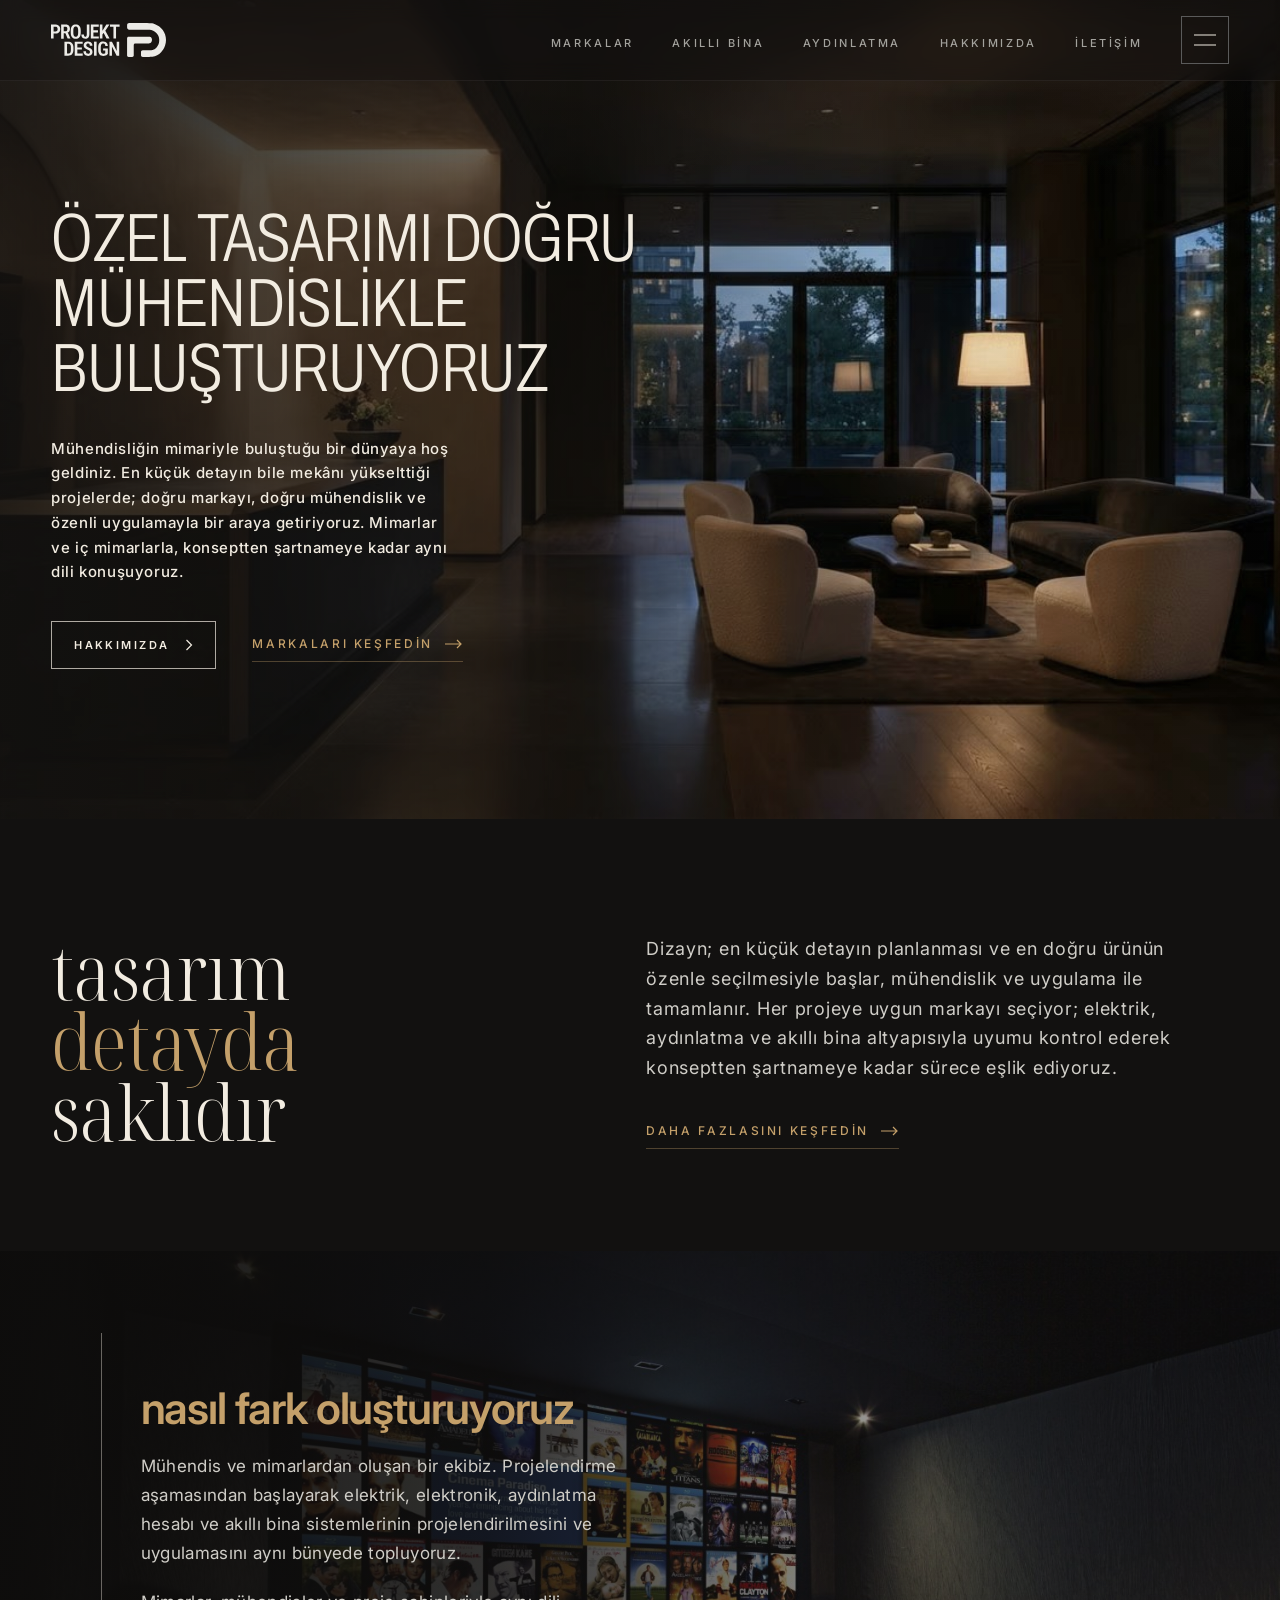
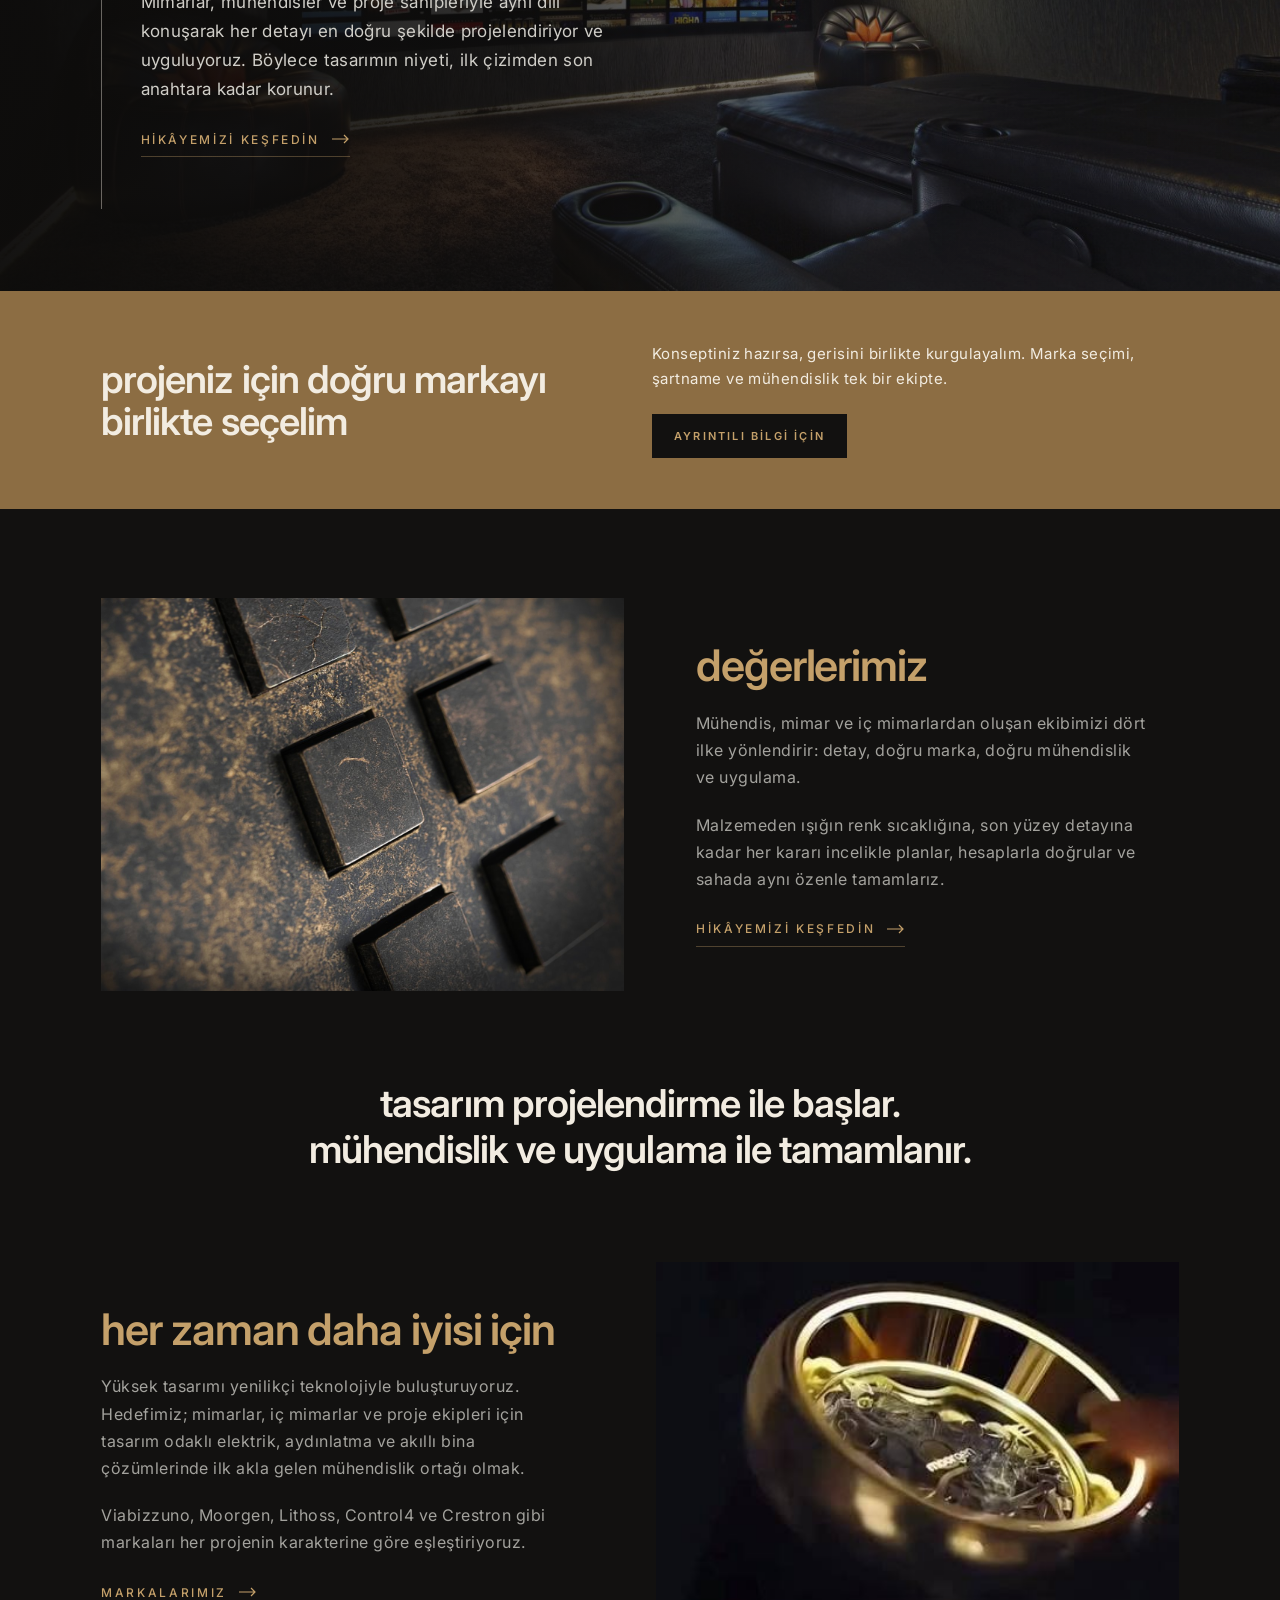
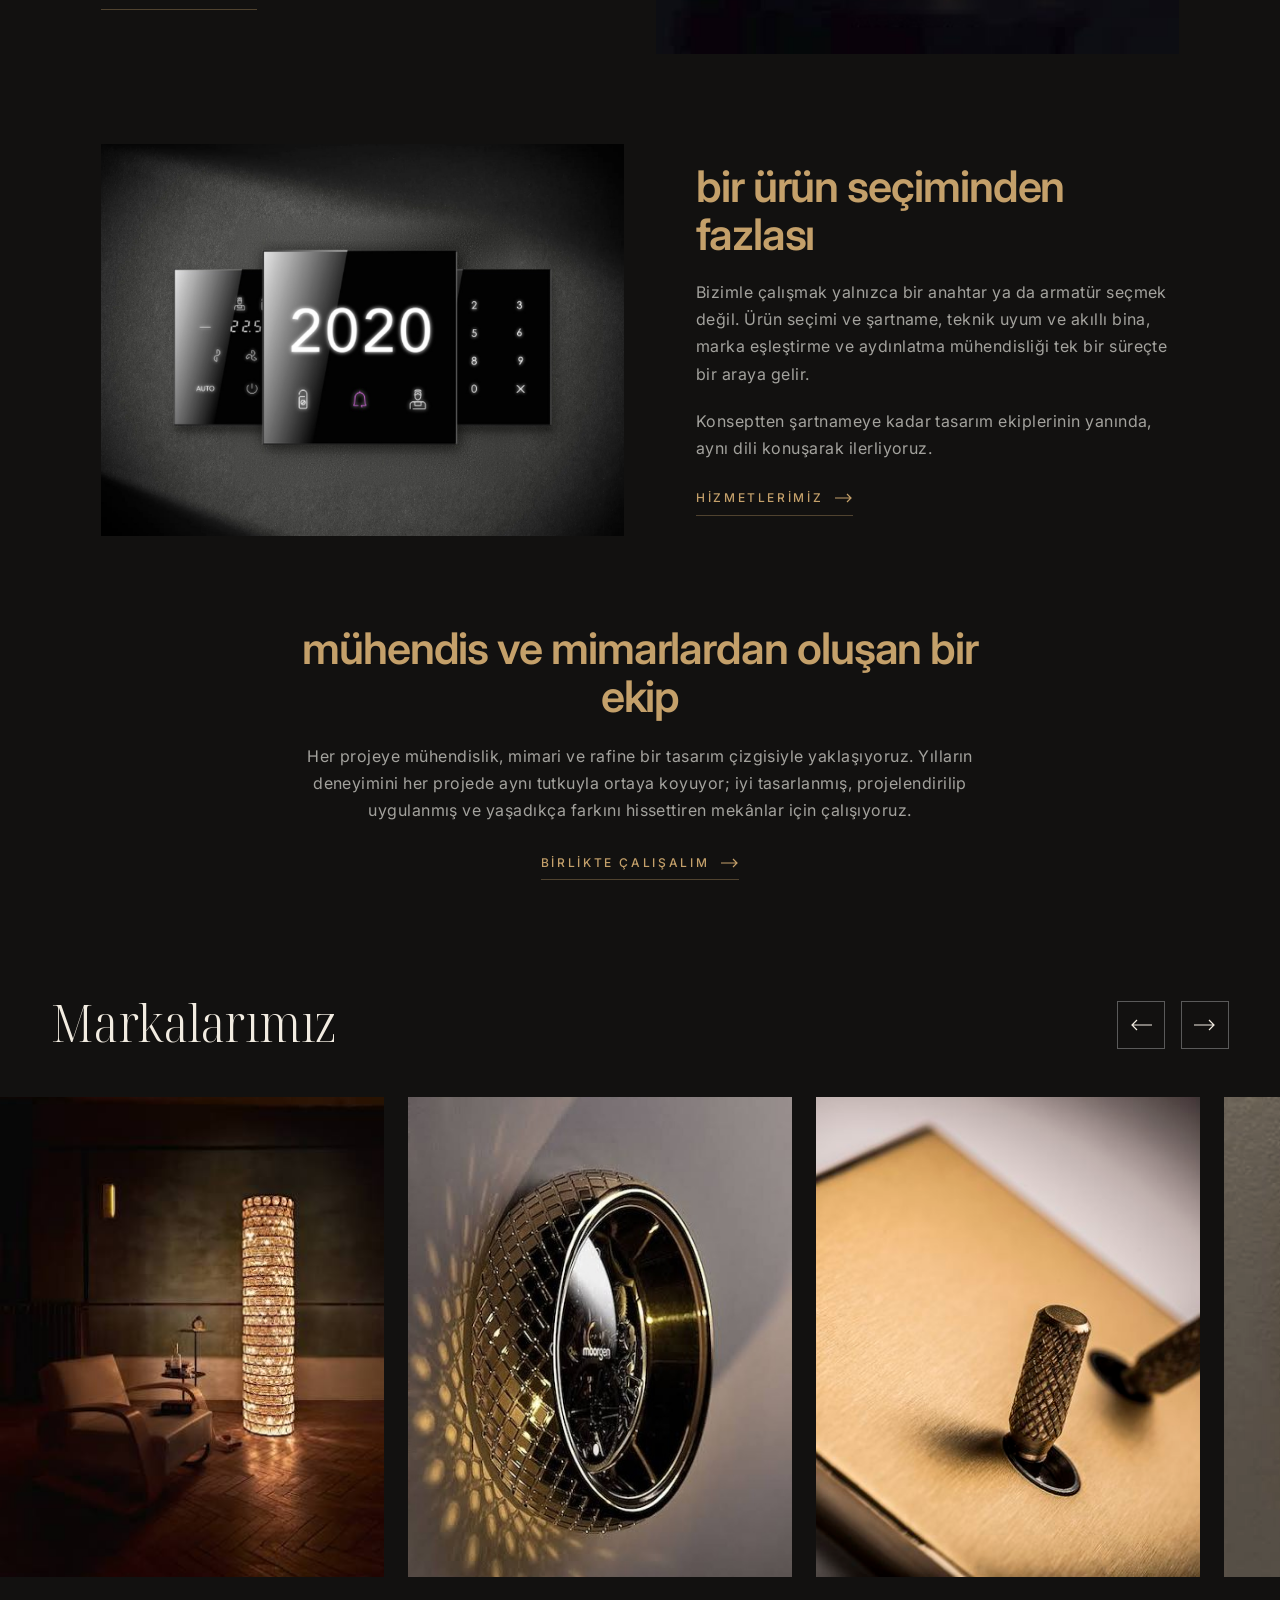
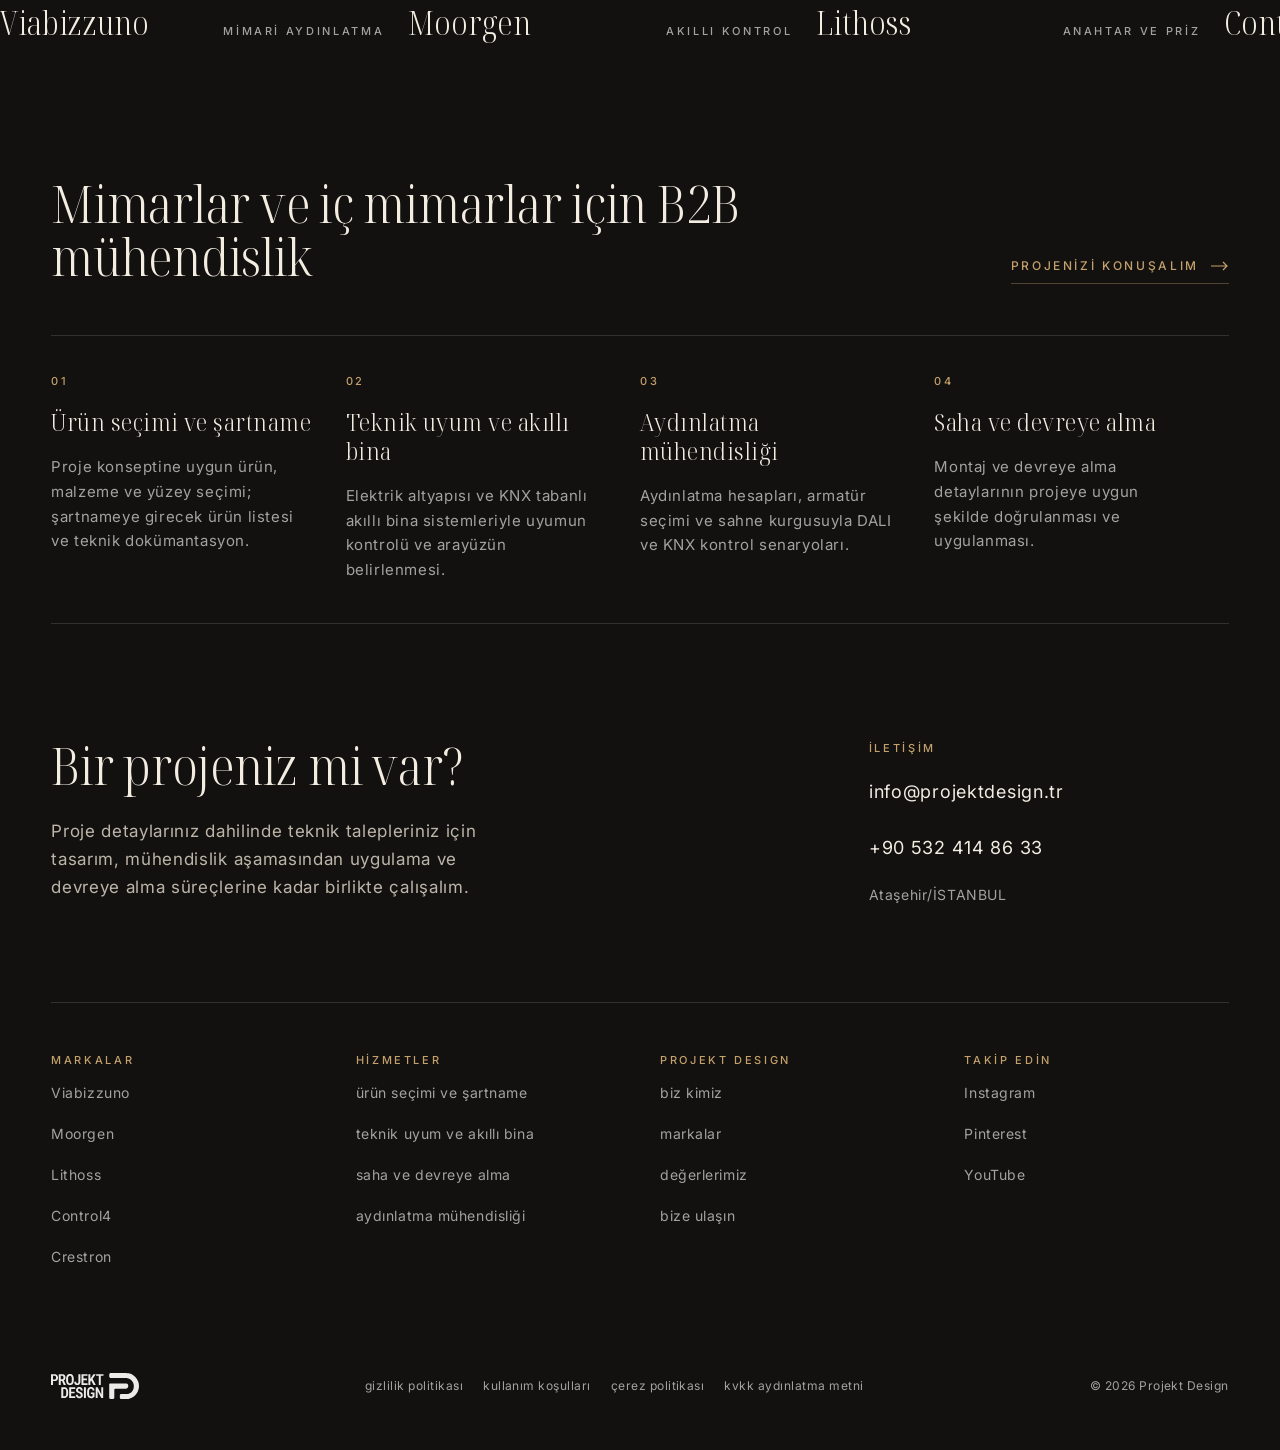
<file: index.html>
<!doctype html>
<html lang="tr">
<head>
<meta charset="utf-8">
<meta name="viewport" content="width=device-width, initial-scale=1">
<title>Projekt Design — Ana sayfa</title>
<meta name="description" content="Projekt Design — mimarlar ve iç mimarlar için tasarım odaklı anahtar, priz, aydınlatma ve akıllı bina çözümlerinde B2B mühendislik.">
<meta name="theme-color" content="#121110">
<link rel="icon" href="assets/logo.svg" type="image/svg+xml">
<link rel="preconnect" href="https://fonts.googleapis.com">
<link rel="stylesheet" href="https://fonts.googleapis.com/css2?family=Noto+Serif+Display:wdth,wght@62.5..100,300..600&amp;family=Inter:wght@300;400;500;600&amp;family=Archivo:wdth,wght@62..125,100..900&amp;display=swap">
<style>
body{margin:0;background:#121110}
a{color:#F2ECE1;text-decoration:none}
a:hover{color:#C4A06A}
.pd-row::-webkit-scrollbar{height:2px}
.pd-row::-webkit-scrollbar-thumb{background:#5F5950}
.pd-card img{transition:transform .9s cubic-bezier(.2,.7,.2,1)}
.pd-card:hover img{transform:scale(1.04)}
.pd-nav a{font-family:'Inter','Helvetica Neue',Helvetica,sans-serif;font-size:11px;font-weight:500;letter-spacing:0.24em;text-transform:uppercase;color:#a3a29d;text-decoration:none;padding:12px 0 6px;background-image:linear-gradient(#B08C5E,#B08C5E);background-size:0% 1px;background-position:0 100%;background-repeat:no-repeat;transition:all .6s cubic-bezier(.16,1,.3,1)}
.pd-nav a:hover,.pd-nav a:focus-visible{color:#F2ECE1;background-size:100% 1px}
.pd-lbl{font-family:'Inter','Helvetica Neue',Helvetica,sans-serif;font-size:11px;font-weight:500;letter-spacing:0.24em;text-transform:uppercase;color:#C4A06A;margin:0}
.pd-link{display:inline-flex;align-items:center;gap:12px;padding:6px 0 8px;text-decoration:none;font-family:'Inter','Helvetica Neue',Helvetica,sans-serif;font-size:12px;font-weight:500;letter-spacing:0.22em;text-transform:uppercase;color:#C4A06A;background-image:linear-gradient(#C4A06A,#C4A06A),linear-gradient(rgba(196,160,106,.35),rgba(196,160,106,.35));background-size:0% 1px,100% 1px;background-position:0 100%,0 100%;background-repeat:no-repeat;transition:all .6s cubic-bezier(.16,1,.3,1)}
.pd-link:hover,.pd-link:focus-visible{color:#F2ECE1;background-size:100% 1px,100% 1px}
.pd-glink{color:#C4A06A!important;background-image:linear-gradient(#C4A06A,#C4A06A),linear-gradient(rgba(196,160,106,.35),rgba(196,160,106,.35))!important}
.pd-glink:hover{color:#F2ECE1!important}
.pd-link svg{transition:transform .6s cubic-bezier(.16,1,.3,1)}
.pd-link:hover svg{transform:translateX(6px)}
.pd-cream .pd-link{color:#1f1d1a;background-image:linear-gradient(#1f1d1a,#1f1d1a),linear-gradient(#bdb5a8,#bdb5a8)}
.pd-flink{text-decoration:none;color:#a3a29d;font-size:14px;letter-spacing:0.04em;padding:6px 0;align-self:flex-start;background-image:linear-gradient(#F2ECE1,#F2ECE1);background-size:0% 1px;background-position:0 100%;background-repeat:no-repeat;transition:all .6s cubic-bezier(.16,1,.3,1)}
.pd-flink:hover,.pd-flink:focus-visible{color:#F2ECE1;background-size:100% 1px}
.pd-obtn{background-image:linear-gradient(#C4A06A,#C4A06A);background-repeat:no-repeat;background-position:0 0;background-size:0% 100%;transition:background-size .6s cubic-bezier(.16,1,.3,1),color .4s ease,border-color .4s ease}
.pd-obtn svg{transition:transform .6s cubic-bezier(.16,1,.3,1)}
.pd-obtn:hover,.pd-obtn:focus-visible{background-size:100% 100%;color:#121110!important;border-color:#C4A06A!important}
.pd-obtn:hover svg,.pd-obtn:focus-visible svg{transform:translateX(4px)}
.pd-burger{width:48px;height:48px;display:inline-flex;align-items:center;justify-content:center;background:transparent;border:1px solid #5a5a5a;color:#F2ECE1;cursor:pointer;padding:0;transition:all .6s cubic-bezier(.16,1,.3,1)}
.pd-burger:hover,.pd-burger:focus-visible{border-color:#F2ECE1}
.pd-mlink{display:flex;justify-content:space-between;align-items:baseline;gap:24px;padding:16px 0;border-bottom:1px solid #3d3d3d;color:#F2ECE1;text-decoration:none;transition:all .6s cubic-bezier(.16,1,.3,1)}
.pd-mlink:hover,.pd-mlink:focus-visible{padding-left:14px;color:#F2ECE1}
.pd-msub{font-family:'Inter','Helvetica Neue',Helvetica,sans-serif;font-size:13px;letter-spacing:0.04em;color:#a3a29d;text-decoration:none}
.pd-msub:hover{color:#F2ECE1}
@media (max-width: 860px){.pd-nav-top{display:none !important}header .pd-burger{margin-left:auto}}
.pd-chip{font-family:'Inter','Helvetica Neue',Helvetica,sans-serif;font-size:11px;font-weight:500;letter-spacing:0.22em;text-transform:uppercase;color:#F2ECE1;border:1px solid #5a5a5a;padding:12px 18px;display:inline-flex;gap:10px;align-items:baseline}
.rv-host .rv-w{display:inline-block;opacity:0;transform:translateY(.35em)}
.rv-host.rv-in .rv-w{opacity:1;transform:none;transition:opacity .5s ease-out,transform .6s cubic-bezier(.16,1,.3,1);transition-delay:calc(var(--l,0) * 180ms)}
.rv-img{opacity:0;transform:translateY(56px);transition:opacity 1s ease-out,transform 1.2s cubic-bezier(.16,1,.3,1)}
.rv-img.rv-in{opacity:1;transform:none}
@media (prefers-reduced-motion: reduce){.rv-host .rv-w,.rv-img{opacity:1!important;transform:none!important}}
</style>
<link rel="stylesheet" href="assets/site.css">
</head>
<body>
<div style="font-family: 'Inter', 'Helvetica Neue', Helvetica, sans-serif; font-size: 16px; line-height: 1.65; letter-spacing: 0.03em; background: #121110; color: #F2ECE1; width: 100%; overflow: hidden">

  <!-- HEADER -->
  <header style="position: fixed; top: 0; left: 0; right: 0; z-index: 6; display: flex; flex-wrap: nowrap; align-items: center; gap: 24px clamp(24px, 3vw, 48px); padding: 16px clamp(20px, 4vw, 64px); background: rgba(18,17,16,.40); -webkit-backdrop-filter: blur(10px); backdrop-filter: blur(10px); border-bottom: 1px solid rgba(242,236,225,.06)">
    <a href="#top" aria-label="Projekt Design ana sayfa" style="display: flex; align-items: center">
      <img src="assets/logo.svg" alt="Projekt Design" style="height: 34px; width: auto; display: block">
    </a>
    <nav class="pd-nav pd-nav-top" aria-label="Ana menü" style="margin-left: auto; display: flex; flex-wrap: wrap; align-items: center; gap: 4px clamp(20px, 3vw, 48px)">
      <a href="#markalar">markalar</a>
      <a href="akilli-bina.html">akıllı bina</a>
      <a href="aydinlatma.html">aydınlatma</a>
      <a href="hakkimizda.html">hakkımızda</a>
      <a href="#iletisim">iletişim</a>
    </nav>
    <button type="button" class="pd-burger" aria-label="Menüyü aç" aria-expanded="false" aria-controls="pd-menu">
      <span class="pd-ic-close"><svg aria-hidden="true" width="18" height="18" viewBox="0 0 18 18" fill="none" stroke="currentColor" stroke-width="1.2"><path d="M2 2l14 14M16 2L2 16"></path></svg></span>
      <span class="pd-ic-open"><svg aria-hidden="true" width="22" height="12" viewBox="0 0 22 12" fill="none" stroke="currentColor" stroke-width="1.2"><path d="M0 1h22M0 11h22"></path></svg></span>
    </button>
  </header>

  
    <div id="pd-menu" hidden role="dialog" aria-label="Menü" style="position: fixed; inset: 0; z-index: 4; background: #121110; overflow-y: auto">
      <div style="max-width: 1440px; margin: 0 auto; padding: 124px clamp(20px, 4vw, 64px) 64px; box-sizing: border-box; display: flex; flex-wrap: wrap; gap: 48px 96px">
        <nav aria-label="Menü bağlantıları" style="flex: 1.4 1 480px; display: flex; flex-direction: column; border-top: 1px solid #3d3d3d">
          <a class="pd-mlink" href="#markalar" style="font-family: 'Noto Serif Display', Garamond, 'Times New Roman', serif; font-stretch: 84%; font-weight: 300; font-size: clamp(34px, 4vw, 56px); line-height: 1.1; letter-spacing: -0.005em">Markalar<span aria-hidden="true" style="font-family: 'Inter', sans-serif; font-size: 16px; color: #a3a29d">→</span></a>
          <a class="pd-mlink" href="akilli-bina.html" style="font-family: 'Noto Serif Display', Garamond, 'Times New Roman', serif; font-stretch: 84%; font-weight: 300; font-size: clamp(34px, 4vw, 56px); line-height: 1.1; letter-spacing: -0.005em">Akıllı bina<span aria-hidden="true" style="font-family: 'Inter', sans-serif; font-size: 16px; color: #a3a29d">→</span></a>
          <a class="pd-mlink" href="aydinlatma.html" style="font-family: 'Noto Serif Display', Garamond, 'Times New Roman', serif; font-stretch: 84%; font-weight: 300; font-size: clamp(34px, 4vw, 56px); line-height: 1.1; letter-spacing: -0.005em">Aydınlatma<span aria-hidden="true" style="font-family: 'Inter', sans-serif; font-size: 16px; color: #a3a29d">→</span></a>
          <a class="pd-mlink" href="hakkimizda.html" style="font-family: 'Noto Serif Display', Garamond, 'Times New Roman', serif; font-stretch: 84%; font-weight: 300; font-size: clamp(34px, 4vw, 56px); line-height: 1.1; letter-spacing: -0.005em">Hakkımızda<span aria-hidden="true" style="font-family: 'Inter', sans-serif; font-size: 16px; color: #a3a29d">→</span></a>
          <a class="pd-mlink" href="#iletisim" style="font-family: 'Noto Serif Display', Garamond, 'Times New Roman', serif; font-stretch: 84%; font-weight: 300; font-size: clamp(34px, 4vw, 56px); line-height: 1.1; letter-spacing: -0.005em">İletişim<span aria-hidden="true" style="font-family: 'Inter', sans-serif; font-size: 16px; color: #a3a29d">→</span></a>
        </nav>
        <div style="flex: 1 1 280px; display: flex; flex-direction: column; gap: 40px; padding-top: 18px">
          <div style="display: flex; flex-direction: column; gap: 12px">
            <p class="pd-lbl">markalar</p>
            <a class="pd-msub" href="viabizzuno.html">Viabizzuno</a>
            <a class="pd-msub" href="moorgen.html">Moorgen</a>
            <a class="pd-msub" href="lithoss.html">Lithoss</a>
            <a class="pd-msub" href="control4.html">Control4</a>
            <a class="pd-msub" href="crestron.html">Crestron</a>
          </div>
          <div style="display: flex; flex-direction: column; gap: 12px">
            <p class="pd-lbl">iletişim</p>
            <a class="pd-msub" href="mailto:info@projektdesign.tr">info@projektdesign.tr</a>
            <a class="pd-msub" href="tel:+905324148633">+90 532 414 86 33</a>
          </div>
        </div>
      </div>
    </div>

  <!-- HERO -->
  <section id="top" style="position: relative; min-height: clamp(680px, 64vw, 920px); padding: 120px 0 64px; box-sizing: border-box; display: flex; align-items: center; overflow: hidden">
    <img src="assets/img-57ab6437c9.jpg" alt="Gizli tavan aydınlatmalı, koltuklu ve resepsiyon bankolu loş bir lobi" style="position: absolute; inset: 0; width: 100%; height: 100%; object-fit: cover; object-position: center center">
    <div aria-hidden="true" style="position: absolute; inset: 0; background: linear-gradient(90deg, rgba(18,17,16,.9) 0%, rgba(18,17,16,.62) 38%, rgba(18,17,16,.08) 72%), linear-gradient(180deg, rgba(18,17,16,.5) 0%, rgba(18,17,16,0) 22%)"></div>
    <div style="position: relative; width: 100%; max-width: 1440px; margin: 0 auto; padding: 0 clamp(20px, 4vw, 64px); box-sizing: border-box; display: flex; flex-direction: column; align-items: flex-start; gap: 36px">
      <h1 style="margin: 0; max-width: 860px; font-family: 'Archivo', 'Inter', 'Helvetica Neue', Helvetica, sans-serif; font-stretch: 75%; font-weight: 250; font-size: clamp(34px, calc(4.4vw + 12px), 76px); line-height: 0.95; letter-spacing: -0.01em; text-transform: uppercase; color: #F2ECE1">ÖZEL TASARIMI DOĞRU MÜHENDİSLİKLE BULUŞTURUYORUZ</h1>
      <p style="margin: 0; max-width: 460px; font-size: 15px; line-height: 1.65; letter-spacing: 0.04em; font-weight: 500; text-wrap: pretty; color: #F2ECE1">Mühendisliğin mimariyle buluştuğu bir dünyaya hoş geldiniz. En küçük detayın bile mekânı yükselttiği projelerde; doğru markayı, doğru mühendislik ve özenli uygulamayla bir araya getiriyoruz. Mimarlar ve iç mimarlarla, konseptten şartnameye kadar aynı dili konuşuyoruz.</p>
      <div style="display: flex; flex-wrap: wrap; align-items: center; gap: 20px 36px">
        <a class="pd-obtn" href="hakkimizda.html" style="display: inline-flex; align-items: center; gap: 16px; min-height: 48px; padding: 0 22px; border: 1px solid rgba(242,236,225,.7); font-size: 11px; font-weight: 600; letter-spacing: 0.22em; text-transform: uppercase; color: #F2ECE1; text-decoration: none">hakkımızda<svg aria-hidden="true" width="8" height="12" viewBox="0 0 8 12" fill="none" stroke="currentColor" stroke-width="1.2"><path d="M1.5 1l5 5-5 5"></path></svg></a>
        <a class="pd-link" href="#markalar">markaları keşfedin<svg aria-hidden="true" width="18" height="10" viewBox="0 0 18 10" fill="none" stroke="currentColor" stroke-width="1.2"><path d="M0 5h16M12 1l4 4-4 4"></path></svg></a>
      </div>
    </div>
  </section>

  <!-- WELCOME -->
  <section style="max-width: 1440px; margin: 0 auto; padding: clamp(56px, 9vw, 160px) clamp(20px, 4vw, 64px) clamp(56px, 8vw, 140px); box-sizing: border-box; display: flex; flex-wrap: wrap; gap: 48px 96px; align-items: center">
    <h2 aria-label="tasarım detayda saklıdır" style="margin: 0; flex: 1 1 420px; display: flex; flex-direction: column; font-family: 'Noto Serif Display', Garamond, 'Times New Roman', serif; font-stretch: 84%; font-weight: 300; font-size: clamp(54px, 6vw, 90px); line-height: 0.92; letter-spacing: -0.01em; color: #F2ECE1">
      <span aria-hidden="true">tasarım</span>
      <span aria-hidden="true" style="color: #C4A06A">detayda</span>
      <span aria-hidden="true">saklıdır</span>
    </h2>
    <div style="flex: 1.3 1 480px; display: flex; flex-direction: column; gap: 32px">
      <p style="margin: 0; font-size: 18px; line-height: 1.65; letter-spacing: 0.04em; text-wrap: pretty; color: #cfcdc7">Dizayn; en küçük detayın planlanması ve en doğru ürünün özenle seçilmesiyle başlar, mühendislik ve uygulama ile tamamlanır. Her projeye uygun markayı seçiyor; elektrik, aydınlatma ve akıllı bina altyapısıyla uyumu kontrol ederek konseptten şartnameye kadar sürece eşlik ediyoruz.</p>
      <a class="pd-link" href="hakkimizda.html" style="align-self: flex-start">daha fazlasını keşfedin<svg aria-hidden="true" width="18" height="10" viewBox="0 0 18 10" fill="none" stroke="currentColor" stroke-width="1.2"><path d="M0 5h16M12 1l4 4-4 4"></path></svg></a>
    </div>
  </section>

  <!-- STORY FLOW (about us) -->
  <div id="degerlerimiz" style="padding: 0 0 clamp(56px, 9vw, 160px)">
    <!-- intro graphic -->
    <section aria-label="Nasıl fark oluşturuyoruz" style="position: relative; min-height: clamp(460px, 50vw, 640px); display: flex; align-items: center; overflow: hidden; background: #272727">
      <img src="assets/img-49aa3cc8a7.jpg" alt="Gizli lineer aydınlatmalı, Crestron kontrollü ev sineması" style="position: absolute; inset: 0; width: 100%; height: 100%; object-fit: cover; object-position: 70% center; opacity: .7">
      <div aria-hidden="true" style="position: absolute; inset: 0; background: linear-gradient(90deg, rgba(13,12,11,.96) 0%, rgba(13,12,11,.8) 38%, rgba(13,12,11,.15) 72%)"></div>
      <div style="position: relative; width: 100%; max-width: 1180px; margin: 0 auto; padding: clamp(40px, 6vw, 96px) clamp(20px, 4vw, 64px); box-sizing: border-box">
        <div style="max-width: 540px; padding: clamp(24px, 4vw, 56px) 0 clamp(24px, 4vw, 56px) clamp(20px, 3vw, 40px); border-left: 1px solid rgba(242,236,225,.4); display: flex; flex-direction: column; gap: 20px">
          <h2 style="margin: 0; font-family: 'Inter', 'Helvetica Neue', Helvetica, sans-serif; font-weight: 600; font-size: clamp(34px, 3.4vw, 50px); line-height: 1.1; letter-spacing: -0.025em; color: #C4A06A">nasıl fark oluşturuyoruz</h2>
          <p style="margin: 0; font-size: 17px; line-height: 1.7; letter-spacing: 0.02em; text-wrap: pretty; color: #cfcdc7">Mühendis ve mimarlardan oluşan bir ekibiz. Projelendirme aşamasından başlayarak elektrik, elektronik, aydınlatma hesabı ve akıllı bina sistemlerinin projelendirilmesini ve uygulamasını aynı bünyede topluyoruz.</p>
          <p style="margin: 0; font-size: 17px; line-height: 1.7; letter-spacing: 0.02em; text-wrap: pretty; color: #cfcdc7">Mimarlar, mühendisler ve proje sahipleriyle aynı dili konuşarak her detayı en doğru şekilde projelendiriyor ve uyguluyoruz. Böylece tasarımın niyeti, ilk çizimden son anahtara kadar korunur.</p>
          <a class="pd-link pd-glink" href="hakkimizda.html" style="align-self: flex-start">hikâyemizi keşfedin<svg aria-hidden="true" width="18" height="10" viewBox="0 0 18 10" fill="none" stroke="currentColor" stroke-width="1.2"><path d="M0 5h16M12 1l4 4-4 4"></path></svg></a>
        </div>
      </div>
    </section>

    <!-- gold band, full width -->
    <section style="background: #8C6D43">
      <div style="max-width: 1180px; margin: 0 auto; padding: clamp(40px, 4vw, 64px) clamp(20px, 4vw, 64px); box-sizing: border-box; display: flex; flex-wrap: wrap; align-items: center; justify-content: space-between; gap: 28px 64px">
        <h2 style="margin: 0; flex: 1 1 300px; font-family: 'Inter', 'Helvetica Neue', Helvetica, sans-serif; font-weight: 600; font-size: clamp(30px, 3vw, 44px); line-height: 1.1; letter-spacing: -0.025em; color: #F2ECE1">projeniz için doğru markayı birlikte seçelim</h2>
        <div style="flex: 1 1 340px; display: flex; flex-direction: column; align-items: flex-start; gap: 22px">
          <p style="margin: 0; font-size: 15px; line-height: 1.65; letter-spacing: 0.03em; color: #F2ECE1">Konseptiniz hazırsa, gerisini birlikte kurgulayalım. Marka seçimi, şartname ve mühendislik tek bir ekipte.</p>
          <a href="#iletisim" style="display: inline-flex; align-items: center; min-height: 44px; padding: 0 22px; background: #121110; color: #C4A06A; font-size: 11px; font-weight: 600; letter-spacing: 0.2em; text-transform: uppercase; text-decoration: none">ayrıntılı bilgi için</a>
        </div>
      </div>
    </section>

    <div aria-hidden="true" style="height: clamp(48px, 7vw, 112px)"></div>

  <section style="max-width: 1180px; margin: 0 auto; padding: 0 clamp(20px, 4vw, 64px); box-sizing: border-box">
      <div style="display: flex; flex-wrap: wrap; align-items: center; gap: 28px 72px">
        <div style="flex: 1 1 420px; position: relative; aspect-ratio: 4 / 3; overflow: hidden; background: #1C1A17"><img src="assets/img-7dd191cf91.jpg" alt="Eskitilmiş bronz dokulu levha üzerinde sıralı kare Lithoss anahtar tuşları" style="position: absolute; inset: 0; width: 100%; height: 100%; object-fit: cover"></div>
        <div style="flex: 1 1 380px; display: flex; flex-direction: column; justify-content: center; gap: 20px">
          <h2 style="margin: 0; font-family: 'Inter', 'Helvetica Neue', Helvetica, sans-serif; font-weight: 600; font-size: clamp(34px, 3.4vw, 50px); line-height: 1.1; letter-spacing: -0.025em; color: #C4A06A">değerlerimiz</h2>
          <p style="margin: 0; font-size: 16px; line-height: 1.7; letter-spacing: 0.03em; text-wrap: pretty; color: #a3a29d">Mühendis, mimar ve iç mimarlardan oluşan ekibimizi dört ilke yönlendirir: detay, doğru marka, doğru mühendislik ve uygulama.</p>
          <p style="margin: 0; font-size: 16px; line-height: 1.7; letter-spacing: 0.03em; text-wrap: pretty; color: #a3a29d">Malzemeden ışığın renk sıcaklığına, son yüzey detayına kadar her kararı incelikle planlar, hesaplarla doğrular ve sahada aynı özenle tamamlarız.</p>
          <a class="pd-link pd-glink" href="hakkimizda.html" style="align-self: flex-start; color: #C4A06A">hikâyemizi keşfedin<svg aria-hidden="true" width="18" height="10" viewBox="0 0 18 10" fill="none" stroke="currentColor" stroke-width="1.2"><path d="M0 5h16M12 1l4 4-4 4"></path></svg></a>
        </div>
      </div>
  </section>

    <div aria-hidden="true" style="height: clamp(48px, 7vw, 112px)"></div>

  <section style="max-width: 1180px; margin: 0 auto; padding: 0 clamp(20px, 4vw, 64px); box-sizing: border-box">
    <p style="margin: 0; font-family: 'Inter', 'Helvetica Neue', Helvetica, sans-serif; font-weight: 600; font-size: clamp(28px, 3vw, 44px); line-height: 1.2; letter-spacing: -0.025em; text-align: center; color: #F2ECE1">tasarım projelendirme ile başlar.<br>mühendislik ve uygulama ile tamamlanır.</p>
  </section>
    <div aria-hidden="true" style="height: clamp(48px, 7vw, 112px)"></div>

  <section style="max-width: 1180px; margin: 0 auto; padding: 0 clamp(20px, 4vw, 64px); box-sizing: border-box">
      <div style="display: flex; flex-wrap: wrap; align-items: center; gap: 28px 72px">
        <div style="flex: 1 1 380px; display: flex; flex-direction: column; justify-content: center; gap: 20px">
          <h2 style="margin: 0; font-family: 'Inter', 'Helvetica Neue', Helvetica, sans-serif; font-weight: 600; font-size: clamp(34px, 3.4vw, 50px); line-height: 1.1; letter-spacing: -0.025em; color: #C4A06A">her zaman daha iyisi için</h2>
          <p style="margin: 0; font-size: 16px; line-height: 1.7; letter-spacing: 0.03em; text-wrap: pretty; color: #a3a29d">Yüksek tasarımı yenilikçi teknolojiyle buluşturuyoruz. Hedefimiz; mimarlar, iç mimarlar ve proje ekipleri için tasarım odaklı elektrik, aydınlatma ve akıllı bina çözümlerinde ilk akla gelen mühendislik ortağı olmak.</p>
          <p style="margin: 0; font-size: 16px; line-height: 1.7; letter-spacing: 0.03em; text-wrap: pretty; color: #a3a29d">Viabizzuno, Moorgen, Lithoss, Control4 ve Crestron gibi markaları her projenin karakterine göre eşleştiriyoruz.</p>
          <a class="pd-link pd-glink" href="#markalar" style="align-self: flex-start; color: #C4A06A">markalarımız<svg aria-hidden="true" width="18" height="10" viewBox="0 0 18 10" fill="none" stroke="currentColor" stroke-width="1.2"><path d="M0 5h16M12 1l4 4-4 4"></path></svg></a>
        </div>
        <div style="flex: 1 1 420px; position: relative; aspect-ratio: 4 / 3; overflow: hidden; background: #1C1A17"><img src="assets/img-1d50dfdc86.jpg" alt="Moorgen altın halka biçimli kontrol detayı" style="position: absolute; inset: 0; width: 100%; height: 100%; object-fit: cover"></div>
      </div>
  </section>

    <div aria-hidden="true" style="height: clamp(48px, 7vw, 112px)"></div>

  <section style="max-width: 1180px; margin: 0 auto; padding: 0 clamp(20px, 4vw, 64px); box-sizing: border-box">
      <div style="display: flex; flex-wrap: wrap; align-items: center; gap: 28px 72px">
        <div style="flex: 1 1 420px; position: relative; aspect-ratio: 4 / 3; overflow: hidden; background: #1C1A17"><img src="assets/img-c9fed6913c.jpg" alt="Koyu dokulu duvar önünde üç siyah cam dokunmatik panel: termostat, kapı numarası ve şifre tuş takımı" style="position: absolute; inset: 0; width: 100%; height: 100%; object-fit: cover"></div>
        <div style="flex: 1 1 380px; display: flex; flex-direction: column; justify-content: center; gap: 20px">
          <h2 style="margin: 0; font-family: 'Inter', 'Helvetica Neue', Helvetica, sans-serif; font-weight: 600; font-size: clamp(34px, 3.4vw, 50px); line-height: 1.1; letter-spacing: -0.025em; color: #C4A06A">bir ürün seçiminden fazlası</h2>
          <p style="margin: 0; font-size: 16px; line-height: 1.7; letter-spacing: 0.03em; text-wrap: pretty; color: #a3a29d">Bizimle çalışmak yalnızca bir anahtar ya da armatür seçmek değil. Ürün seçimi ve şartname, teknik uyum ve akıllı bina, marka eşleştirme ve aydınlatma mühendisliği tek bir süreçte bir araya gelir.</p>
          <p style="margin: 0; font-size: 16px; line-height: 1.7; letter-spacing: 0.03em; text-wrap: pretty; color: #a3a29d">Konseptten şartnameye kadar tasarım ekiplerinin yanında, aynı dili konuşarak ilerliyoruz.</p>
          <a class="pd-link pd-glink" href="#hizmetler" style="align-self: flex-start; color: #C4A06A">hizmetlerimiz<svg aria-hidden="true" width="18" height="10" viewBox="0 0 18 10" fill="none" stroke="currentColor" stroke-width="1.2"><path d="M0 5h16M12 1l4 4-4 4"></path></svg></a>
        </div>
      </div>
  </section>

    <div aria-hidden="true" style="height: clamp(48px, 7vw, 112px)"></div>

  <section style="max-width: 820px; margin: 0 auto; padding: 0 clamp(20px, 4vw, 64px); box-sizing: border-box; display: flex; flex-direction: column; align-items: center; gap: 22px">
    <h2 style="margin: 0; font-family: 'Inter', 'Helvetica Neue', Helvetica, sans-serif; font-weight: 600; font-size: clamp(34px, 3.4vw, 50px); line-height: 1.1; letter-spacing: -0.025em; color: #C4A06A; text-align: center">mühendis ve mimarlardan oluşan bir ekip</h2>
    <p style="margin: 0; font-size: 16px; line-height: 1.7; letter-spacing: 0.03em; text-wrap: pretty; color: #a3a29d; text-align: center">Her projeye mühendislik, mimari ve rafine bir tasarım çizgisiyle yaklaşıyoruz. Yılların deneyimini her projede aynı tutkuyla ortaya koyuyor; iyi tasarlanmış, projelendirilip uygulanmış ve yaşadıkça farkını hissettiren mekânlar için çalışıyoruz.</p>
    <a class="pd-link pd-glink" href="#iletisim" style="color: #C4A06A">birlikte çalışalım<svg aria-hidden="true" width="18" height="10" viewBox="0 0 18 10" fill="none" stroke="currentColor" stroke-width="1.2"><path d="M0 5h16M12 1l4 4-4 4"></path></svg></a>
  </section>
  </div>

  <!-- BRANDS (swipe row) -->
  <section id="markalar" style="padding: 0 0 clamp(32px, 4vw, 64px)">
    <div style="max-width: 1440px; margin: 0 auto; padding: 0 clamp(20px, 4vw, 64px) 48px; box-sizing: border-box; display: flex; flex-wrap: wrap; align-items: flex-end; justify-content: space-between; gap: 24px">
      <h2 style="margin: 0; font-family: 'Noto Serif Display', Garamond, 'Times New Roman', serif; font-stretch: 84%; font-weight: 300; font-size: clamp(36px, 4vw, 60px); line-height: 1.05; letter-spacing: -0.005em">Markalarımız</h2>
      <div style="display: flex; align-items: center; gap: 16px">
        <button type="button" class="pd-burger" aria-label="Önceki markalar" aria-controls="pd-brand-row" data-row="prev">
          <svg aria-hidden="true" width="22" height="12" viewBox="0 0 22 12" fill="none" stroke="currentColor" stroke-width="1.2"><path d="M22 6H2M7 1L2 6l5 5"></path></svg>
        </button>
        <button type="button" class="pd-burger" aria-label="Sonraki markalar" aria-controls="pd-brand-row" data-row="next">
          <svg aria-hidden="true" width="22" height="12" viewBox="0 0 22 12" fill="none" stroke="currentColor" stroke-width="1.2"><path d="M0 6h20M15 1l5 5-5 5"></path></svg>
        </button>
      </div>
    </div>
    <div id="pd-brand-row" class="pd-row" style="display: flex; gap: 24px; overflow-x: auto; scroll-snap-type: x proximity; scroll-behavior: smooth; cursor: grab; touch-action: pan-x pan-y; padding: 0 clamp(20px, 4vw, 64px) 24px">
      
        <a class="pd-card" href="viabizzuno.html" style="flex: 0 0 clamp(280px, 30vw, 420px); scroll-snap-align: start; display: flex; flex-direction: column; gap: 20px">
          <div style="aspect-ratio: 4 / 5; overflow: hidden; background: #272727">
            <img src="assets/img-2891c423b1.jpg" alt="Loş bir odada koltuk yanında ışıklı silindir Viabizzuno lambader" style="width: 100%; height: 100%; object-fit: cover; display: block; filter: none">
          </div>
          <div style="display: flex; justify-content: space-between; align-items: baseline; gap: 16px">
            <span style="font-family: 'Noto Serif Display', Garamond, 'Times New Roman', serif; font-stretch: 84%; font-weight: 300; font-size: 32px; letter-spacing: -0.005em">Viabizzuno</span>
            <span class="pd-lbl" style="color: #a3a29d">mimari aydınlatma</span>
          </div>
        </a>
      
        <a class="pd-card" href="moorgen.html" style="flex: 0 0 clamp(280px, 30vw, 420px); scroll-snap-align: start; display: flex; flex-direction: column; gap: 20px">
          <div style="aspect-ratio: 4 / 5; overflow: hidden; background: #272727">
            <img src="assets/img-14f548e4d4.jpg" alt="Işık desenleri yansıtan, elmas dokulu altın Moorgen halka kontrol" style="width: 100%; height: 100%; object-fit: cover; display: block; filter: none">
          </div>
          <div style="display: flex; justify-content: space-between; align-items: baseline; gap: 16px">
            <span style="font-family: 'Noto Serif Display', Garamond, 'Times New Roman', serif; font-stretch: 84%; font-weight: 300; font-size: 32px; letter-spacing: -0.005em">Moorgen</span>
            <span class="pd-lbl" style="color: #a3a29d">akıllı kontrol</span>
          </div>
        </a>
      
        <a class="pd-card" href="lithoss.html" style="flex: 0 0 clamp(280px, 30vw, 420px); scroll-snap-align: start; display: flex; flex-direction: column; gap: 20px">
          <div style="aspect-ratio: 4 / 5; overflow: hidden; background: #272727">
            <img src="assets/img-04d0e1487b.jpg" alt="Lithoss pirinç levhada metal anahtarlar" style="width: 100%; height: 100%; object-fit: cover; display: block; filter: none">
          </div>
          <div style="display: flex; justify-content: space-between; align-items: baseline; gap: 16px">
            <span style="font-family: 'Noto Serif Display', Garamond, 'Times New Roman', serif; font-stretch: 84%; font-weight: 300; font-size: 32px; letter-spacing: -0.005em">Lithoss</span>
            <span class="pd-lbl" style="color: #a3a29d">anahtar ve priz</span>
          </div>
        </a>
      
        <a class="pd-card" href="control4.html" style="flex: 0 0 clamp(280px, 30vw, 420px); scroll-snap-align: start; display: flex; flex-direction: column; gap: 20px">
          <div style="aspect-ratio: 4 / 5; overflow: hidden; background: #272727">
            <img src="assets/img-b19a7aa736.jpg" alt="Koyu gri duvarda metal çerçeveli Control4 sahne tuş takımı" style="width: 100%; height: 100%; object-fit: cover; display: block; filter: sepia(0.38)">
          </div>
          <div style="display: flex; justify-content: space-between; align-items: baseline; gap: 16px">
            <span style="font-family: 'Noto Serif Display', Garamond, 'Times New Roman', serif; font-stretch: 84%; font-weight: 300; font-size: 32px; letter-spacing: -0.005em">Control4</span>
            <span class="pd-lbl" style="color: #a3a29d">ev otomasyonu</span>
          </div>
        </a>
      
        <a class="pd-card" href="crestron.html" style="flex: 0 0 clamp(280px, 30vw, 420px); scroll-snap-align: start; display: flex; flex-direction: column; gap: 20px">
          <div style="aspect-ratio: 4 / 5; overflow: hidden; background: #272727">
            <img src="assets/img-ccb12fc840.jpg" alt="Güneş ışığı vuran duvarda Crestron dokunmatik kontrol paneli" style="width: 100%; height: 100%; object-fit: cover; display: block; filter: none">
          </div>
          <div style="display: flex; justify-content: space-between; align-items: baseline; gap: 16px">
            <span style="font-family: 'Noto Serif Display', Garamond, 'Times New Roman', serif; font-stretch: 84%; font-weight: 300; font-size: 32px; letter-spacing: -0.005em">Crestron</span>
            <span class="pd-lbl" style="color: #a3a29d">kontrol ve otomasyon</span>
          </div>
        </a>
      
    </div>
  </section>

  <!-- SERVICES -->
  <section id="hizmetler" style="max-width: 1440px; margin: 0 auto; padding: clamp(32px, 4vw, 64px) clamp(20px, 4vw, 64px); box-sizing: border-box; display: flex; flex-direction: column; gap: clamp(36px, 4vw, 56px)">
    <div style="display: flex; flex-wrap: wrap; justify-content: space-between; align-items: flex-end; gap: 24px">
      <h2 style="margin: 0; max-width: 760px; font-family: 'Noto Serif Display', Garamond, 'Times New Roman', serif; font-stretch: 84%; font-weight: 300; font-size: clamp(36px, 4vw, 60px); line-height: 1.05; letter-spacing: -0.005em; color: #F2ECE1">Mimarlar ve iç mimarlar için B2B mühendislik</h2>
      <a class="pd-link" href="#iletisim">projenizi konuşalım<svg aria-hidden="true" width="18" height="10" viewBox="0 0 18 10" fill="none" stroke="currentColor" stroke-width="1.2"><path d="M0 5h16M12 1l4 4-4 4"></path></svg></a>
    </div>
    <div style="display: grid; grid-template-columns: repeat(auto-fit, minmax(260px, 1fr)); gap: 0; border-top: 1px solid rgba(242,236,225,.15)">
      
        <div style="padding: 36px 32px 40px 0; display: flex; flex-direction: column; gap: 18px; border-bottom: 1px solid rgba(242,236,225,.15)">
          <span class="pd-lbl">01</span>
          <h3 style="margin: 0; font-family: 'Noto Serif Display', Garamond, 'Times New Roman', serif; font-stretch: 84%; font-weight: 300; font-size: 24px; line-height: 1.2">Ürün seçimi ve şartname</h3>
          <p style="margin: 0; font-size: 15px; line-height: 1.65; letter-spacing: 0.04em; text-wrap: pretty; color: #a3a29d">Proje konseptine uygun ürün, malzeme ve yüzey seçimi; şartnameye girecek ürün listesi ve teknik dokümantasyon.</p>
        </div>
      
        <div style="padding: 36px 32px 40px 0; display: flex; flex-direction: column; gap: 18px; border-bottom: 1px solid rgba(242,236,225,.15)">
          <span class="pd-lbl">02</span>
          <h3 style="margin: 0; font-family: 'Noto Serif Display', Garamond, 'Times New Roman', serif; font-stretch: 84%; font-weight: 300; font-size: 24px; line-height: 1.2">Teknik uyum ve akıllı bina</h3>
          <p style="margin: 0; font-size: 15px; line-height: 1.65; letter-spacing: 0.04em; text-wrap: pretty; color: #a3a29d">Elektrik altyapısı ve KNX tabanlı akıllı bina sistemleriyle uyumun kontrolü ve arayüzün belirlenmesi.</p>
        </div>
      
        <div style="padding: 36px 32px 40px 0; display: flex; flex-direction: column; gap: 18px; border-bottom: 1px solid rgba(242,236,225,.15)">
          <span class="pd-lbl">03</span>
          <h3 style="margin: 0; font-family: 'Noto Serif Display', Garamond, 'Times New Roman', serif; font-stretch: 84%; font-weight: 300; font-size: 24px; line-height: 1.2">Aydınlatma mühendisliği</h3>
          <p style="margin: 0; font-size: 15px; line-height: 1.65; letter-spacing: 0.04em; text-wrap: pretty; color: #a3a29d">Aydınlatma hesapları, armatür seçimi ve sahne kurgusuyla DALI ve KNX kontrol senaryoları.</p>
        </div>
      
        <div style="padding: 36px 32px 40px 0; display: flex; flex-direction: column; gap: 18px; border-bottom: 1px solid rgba(242,236,225,.15)">
          <span class="pd-lbl">04</span>
          <h3 style="margin: 0; font-family: 'Noto Serif Display', Garamond, 'Times New Roman', serif; font-stretch: 84%; font-weight: 300; font-size: 24px; line-height: 1.2">Saha ve devreye alma</h3>
          <p style="margin: 0; font-size: 15px; line-height: 1.65; letter-spacing: 0.04em; text-wrap: pretty; color: #a3a29d">Montaj ve devreye alma detaylarının projeye uygun şekilde doğrulanması ve uygulanması.</p>
        </div>
      
    </div>
  </section>


  <!-- CONTACT + FOOTER -->
  <footer id="iletisim" style="max-width: 1440px; margin: 0 auto; padding: clamp(48px, 5vw, 96px) clamp(20px, 4vw, 64px) 48px; box-sizing: border-box; display: flex; flex-direction: column; gap: 96px">
    <div style="display: flex; flex-wrap: wrap; justify-content: space-between; gap: 48px">
      <div style="flex: 1 1 420px; display: flex; flex-direction: column; gap: 24px">
        <h2 style="margin: 0; font-family: 'Noto Serif Display', Garamond, 'Times New Roman', serif; font-stretch: 84%; font-weight: 300; font-size: clamp(36px, 4vw, 60px); line-height: 1.05; letter-spacing: -0.005em">Bir projeniz mi var?</h2>
        <p style="margin: 0; max-width: 460px; font-size: 17px; line-height: 1.65; letter-spacing: 0.04em; text-wrap: pretty; color: #BDB5A8">Proje detaylarınız dahilinde teknik talepleriniz için tasarım, mühendislik aşamasından uygulama ve devreye alma süreçlerine kadar birlikte çalışalım.</p>
      </div>
      <div style="flex: 0 1 360px; display: flex; flex-direction: column; gap: 14px">
        <p class="pd-lbl">iletişim</p>
        <a class="pd-flink" href="mailto:info@projektdesign.tr" style="font-size: 18px; color: #F2ECE1">info@projektdesign.tr</a>
        <a class="pd-flink" href="tel:+905324148633" style="font-size: 18px; color: #F2ECE1">+90 532 414 86 33</a>
        <span style="font-size: 14px; letter-spacing: 0.04em; color: #a3a29d">Ataşehir/İSTANBUL</span>
      </div>
    </div>

    <div style="display: grid; grid-template-columns: repeat(auto-fit, minmax(180px, 1fr)); gap: 40px; padding-top: 48px; border-top: 1px solid rgba(242,236,225,.15)">
      <div style="display: flex; flex-direction: column; gap: 6px">
        <p class="pd-lbl">markalar</p>
        <a class="pd-flink" href="viabizzuno.html">Viabizzuno</a><a class="pd-flink" href="moorgen.html">Moorgen</a><a class="pd-flink" href="lithoss.html">Lithoss</a><a class="pd-flink" href="control4.html">Control4</a><a class="pd-flink" href="crestron.html">Crestron</a>
      </div>
      <div style="display: flex; flex-direction: column; gap: 6px">
        <p class="pd-lbl">hizmetler</p>
        <a class="pd-flink" href="#">ürün seçimi ve şartname</a><a class="pd-flink" href="#">teknik uyum ve akıllı bina</a><a class="pd-flink" href="#hizmetler">saha ve devreye alma</a><a class="pd-flink" href="#">aydınlatma mühendisliği</a>
      </div>
      <div style="display: flex; flex-direction: column; gap: 6px">
        <p class="pd-lbl">PROJEKT DESIGN</p>
        <a class="pd-flink" href="hakkimizda.html">biz kimiz</a><a class="pd-flink" href="#markalar">markalar</a><a class="pd-flink" href="#degerlerimiz">değerlerimiz</a><a class="pd-flink" href="#iletisim">bize ulaşın</a>
      </div>
      <div style="display: flex; flex-direction: column; gap: 6px">
        <p class="pd-lbl">takip edin</p>
        <a class="pd-flink" href="#">Instagram</a><a class="pd-flink" href="#">Pinterest</a><a class="pd-flink" href="#">YouTube</a>
      </div>
    </div>

    <div style="display: flex; flex-wrap: wrap; justify-content: space-between; align-items: center; gap: 24px; font-size: 12px; letter-spacing: 0.04em; color: #a3a29d">
      <img src="assets/logo.svg" alt="Projekt Design" style="height: 26px; width: auto">
      <span style="display: flex; flex-wrap: wrap; gap: 20px">
        <a class="pd-flink" href="#" style="font-size: 12px">gizlilik politikası</a>
        <a class="pd-flink" href="#" style="font-size: 12px">kullanım koşulları</a>
        <a class="pd-flink" href="#" style="font-size: 12px">çerez politikası</a>
        <a class="pd-flink" href="#" style="font-size: 12px">kvkk aydınlatma metni</a>
      </span>
      <span>© 2026 Projekt Design</span>
    </div>
  </footer>
</div>
<script src="assets/site.js" defer></script>
<script src="assets/pd-effects.js" defer></script>
</body>
</html>
</file>
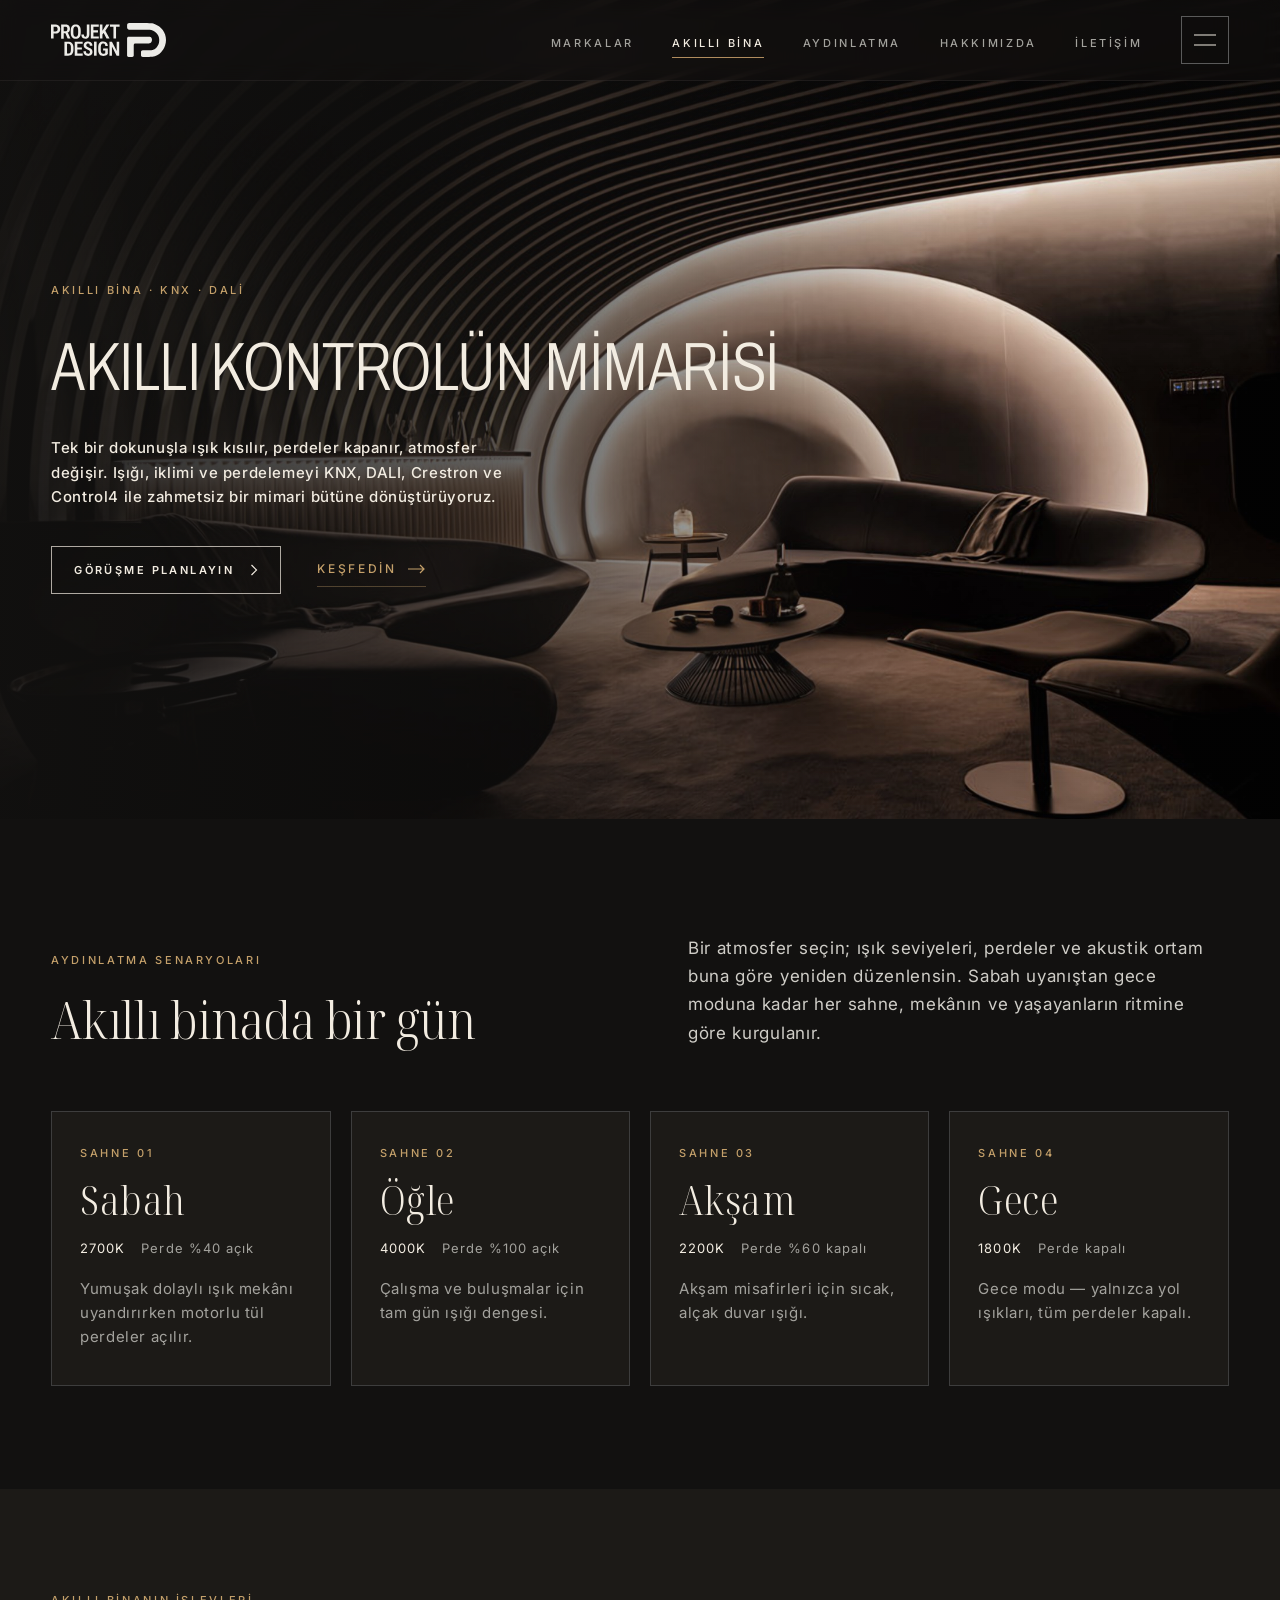
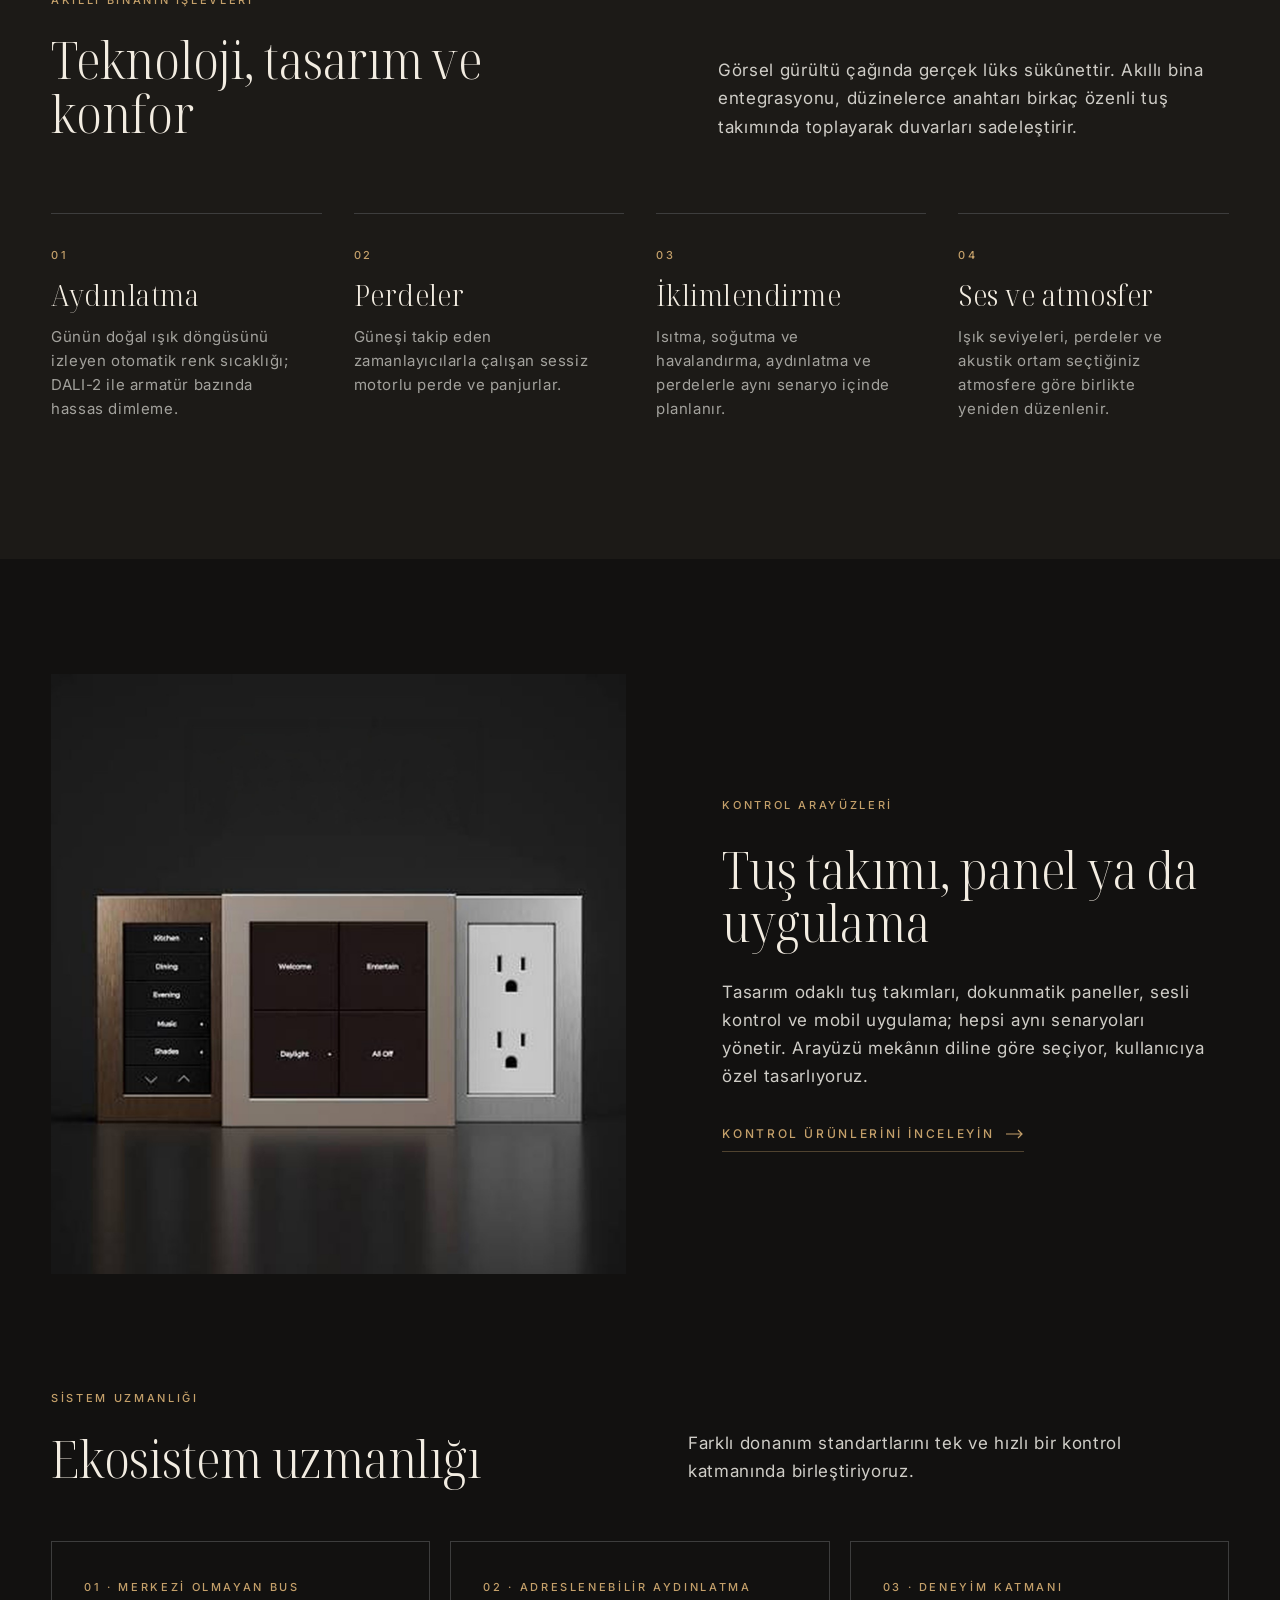
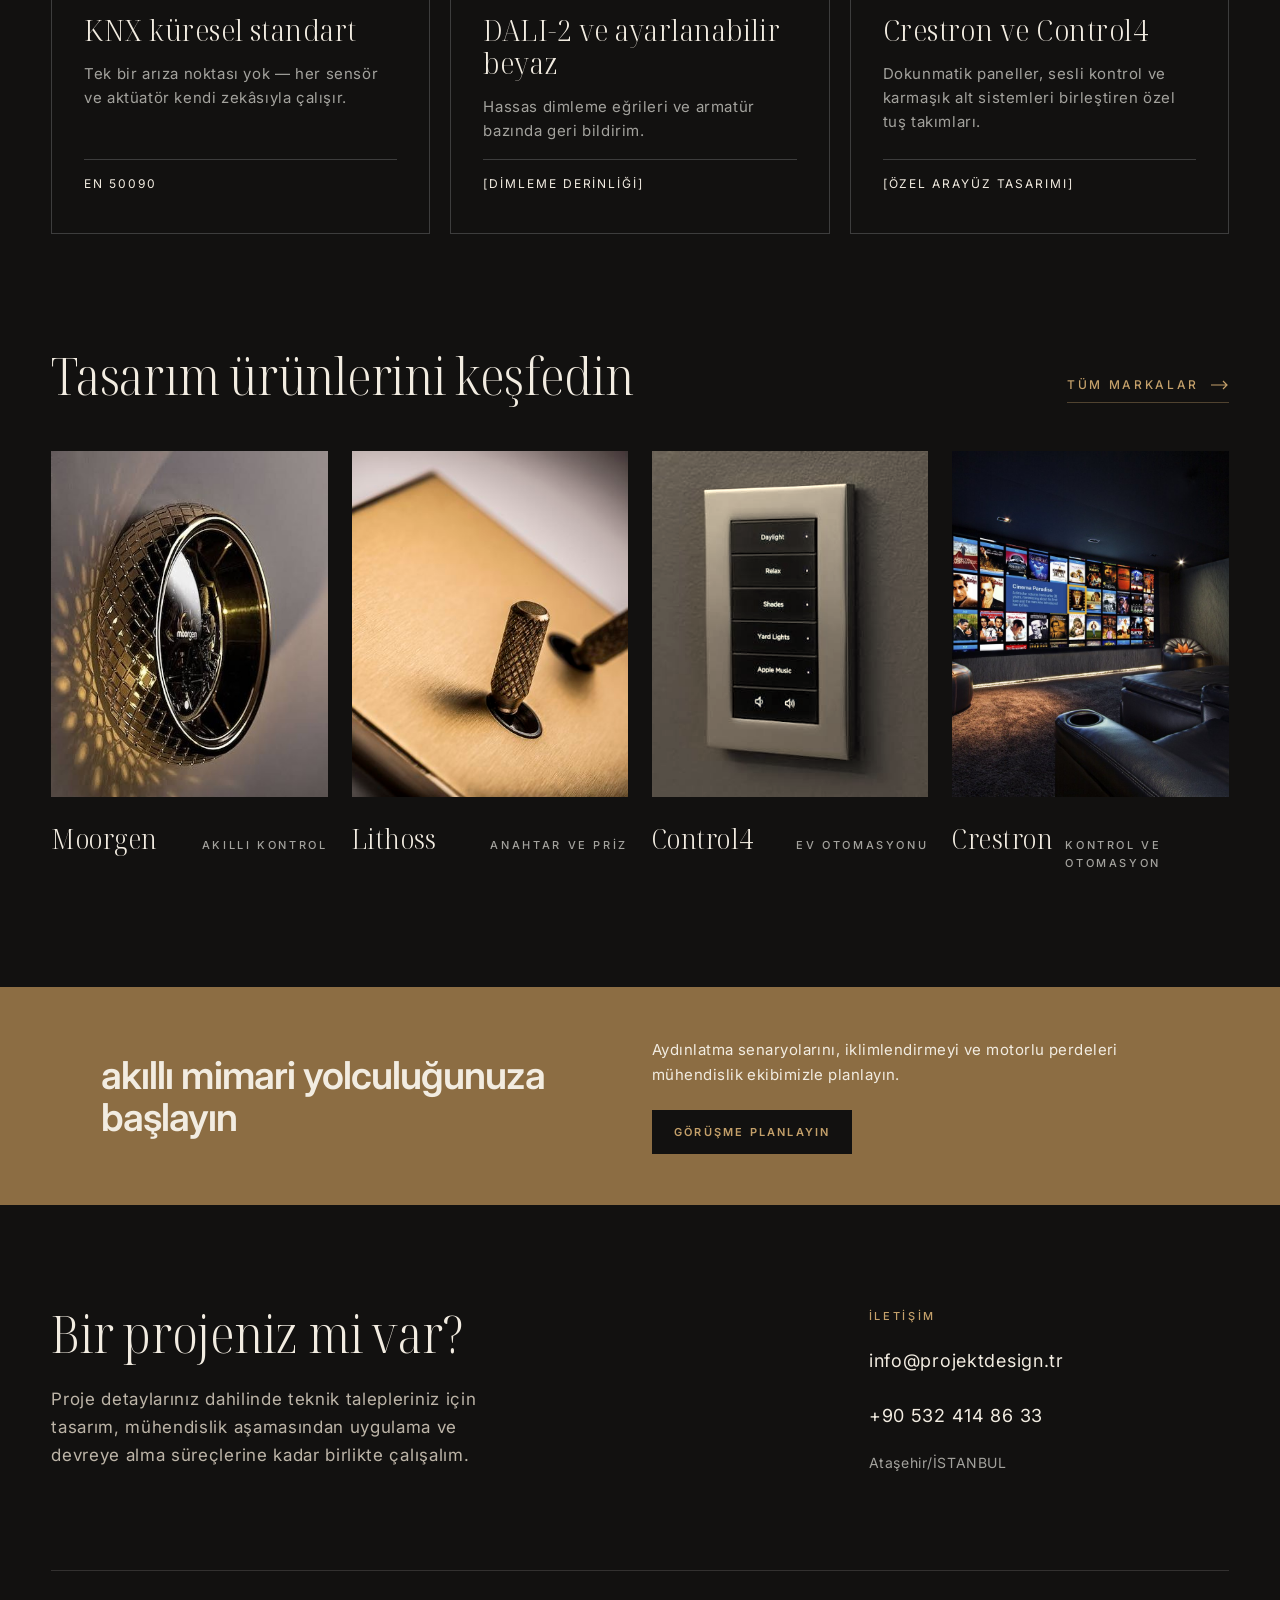
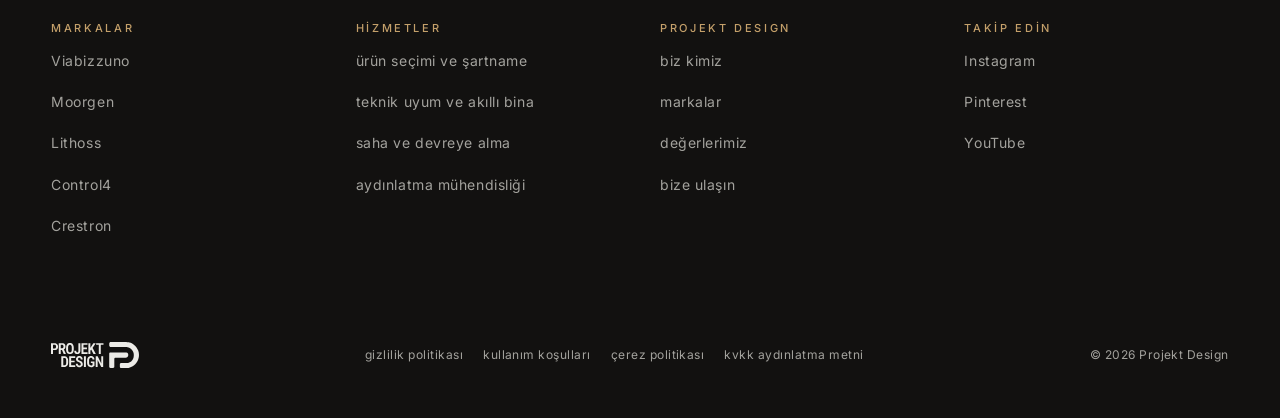
<file: akilli-bina.html>
<!doctype html>
<html lang="tr">
<head>
<meta charset="utf-8">
<meta name="viewport" content="width=device-width, initial-scale=1">
<title>Projekt Design — Akıllı bina</title>
<meta name="description" content="KNX, DALI, Crestron ve Control4 ile akıllı bina projelendirme ve uygulama.">
<meta name="theme-color" content="#121110">
<link rel="icon" href="assets/logo.svg" type="image/svg+xml">
<link rel="preconnect" href="https://fonts.googleapis.com">
<link rel="stylesheet" href="https://fonts.googleapis.com/css2?family=Noto+Serif+Display:wdth,wght@62.5..100,300..600&amp;family=Inter:wght@300;400;500;600&amp;family=Archivo:wdth,wght@62..125,100..900&amp;display=swap">
<style>
body{margin:0;background:#121110}
a{color:#F2ECE1;text-decoration:none}
a:hover{color:#C4A06A}
.pd-row::-webkit-scrollbar{height:2px}
.pd-row::-webkit-scrollbar-thumb{background:#5F5950}
.pd-card img{transition:transform .9s cubic-bezier(.2,.7,.2,1)}
.pd-card:hover img{transform:scale(1.04)}
.pd-nav a{font-family:'Inter','Helvetica Neue',Helvetica,sans-serif;font-size:11px;font-weight:500;letter-spacing:0.24em;text-transform:uppercase;color:#a3a29d;text-decoration:none;padding:12px 0 6px;background-image:linear-gradient(#B08C5E,#B08C5E);background-size:0% 1px;background-position:0 100%;background-repeat:no-repeat;transition:all .6s cubic-bezier(.16,1,.3,1)}
.pd-nav a:hover,.pd-nav a:focus-visible{color:#F2ECE1;background-size:100% 1px}
.pd-lbl{font-family:'Inter','Helvetica Neue',Helvetica,sans-serif;font-size:11px;font-weight:500;letter-spacing:0.24em;text-transform:uppercase;color:#C4A06A;margin:0}
.pd-link{display:inline-flex;align-items:center;gap:12px;padding:6px 0 8px;text-decoration:none;font-family:'Inter','Helvetica Neue',Helvetica,sans-serif;font-size:12px;font-weight:500;letter-spacing:0.22em;text-transform:uppercase;color:#C4A06A;background-image:linear-gradient(#C4A06A,#C4A06A),linear-gradient(rgba(196,160,106,.35),rgba(196,160,106,.35));background-size:0% 1px,100% 1px;background-position:0 100%,0 100%;background-repeat:no-repeat;transition:all .6s cubic-bezier(.16,1,.3,1)}
.pd-link:hover,.pd-link:focus-visible{color:#F2ECE1;background-size:100% 1px,100% 1px}
.pd-link svg{transition:transform .6s cubic-bezier(.16,1,.3,1)}
.pd-link:hover svg{transform:translateX(6px)}
.pd-cream .pd-link{color:#1f1d1a;background-image:linear-gradient(#1f1d1a,#1f1d1a),linear-gradient(#bdb5a8,#bdb5a8)}
.pd-flink{text-decoration:none;color:#a3a29d;font-size:14px;letter-spacing:0.04em;padding:6px 0;align-self:flex-start;background-image:linear-gradient(#F2ECE1,#F2ECE1);background-size:0% 1px;background-position:0 100%;background-repeat:no-repeat;transition:all .6s cubic-bezier(.16,1,.3,1)}
.pd-flink:hover,.pd-flink:focus-visible{color:#F2ECE1;background-size:100% 1px}
.pd-obtn{background-image:linear-gradient(#C4A06A,#C4A06A);background-repeat:no-repeat;background-position:0 0;background-size:0% 100%;transition:background-size .6s cubic-bezier(.16,1,.3,1),color .4s ease,border-color .4s ease}
.pd-obtn svg{transition:transform .6s cubic-bezier(.16,1,.3,1)}
.pd-obtn:hover,.pd-obtn:focus-visible{background-size:100% 100%;color:#121110!important;border-color:#C4A06A!important}
.pd-obtn:hover svg,.pd-obtn:focus-visible svg{transform:translateX(4px)}
.pd-burger{width:48px;height:48px;display:inline-flex;align-items:center;justify-content:center;background:transparent;border:1px solid #5a5a5a;color:#F2ECE1;cursor:pointer;padding:0;transition:all .6s cubic-bezier(.16,1,.3,1)}
.pd-burger:hover,.pd-burger:focus-visible{border-color:#F2ECE1}
.pd-mlink{display:flex;justify-content:space-between;align-items:baseline;gap:24px;padding:16px 0;border-bottom:1px solid #3d3d3d;color:#F2ECE1;text-decoration:none;transition:all .6s cubic-bezier(.16,1,.3,1)}
.pd-mlink:hover,.pd-mlink:focus-visible{padding-left:14px;color:#F2ECE1}
.pd-msub{font-family:'Inter','Helvetica Neue',Helvetica,sans-serif;font-size:13px;letter-spacing:0.04em;color:#a3a29d;text-decoration:none}
.pd-msub:hover{color:#F2ECE1}
@media (max-width: 860px){.pd-nav-top{display:none !important}header .pd-burger{margin-left:auto}}
.pd-chip{font-family:'Inter','Helvetica Neue',Helvetica,sans-serif;font-size:11px;font-weight:500;letter-spacing:0.22em;text-transform:uppercase;color:#F2ECE1;border:1px solid #5a5a5a;padding:12px 18px;display:inline-flex;gap:10px;align-items:baseline}
.rv-host .rv-w{display:inline-block;opacity:0;transform:translateY(.35em)}
.rv-host.rv-in .rv-w{opacity:1;transform:none;transition:opacity .5s ease-out,transform .6s cubic-bezier(.16,1,.3,1);transition-delay:calc(var(--l,0) * 180ms)}
.rv-img{opacity:0;transform:translateY(56px);transition:opacity 1s ease-out,transform 1.2s cubic-bezier(.16,1,.3,1)}
.rv-img.rv-in{opacity:1;transform:none}
@media (prefers-reduced-motion: reduce){.rv-host .rv-w,.rv-img{opacity:1!important;transform:none!important}}
</style>
<link rel="stylesheet" href="assets/site.css">
</head>
<body>
<div style="font-family: 'Inter', 'Helvetica Neue', Helvetica, sans-serif; font-size: 16px; line-height: 1.65; letter-spacing: 0.03em; background: #121110; color: #F2ECE1; width: 100%; overflow: hidden">

  <!-- HEADER -->
  <header style="position: fixed; top: 0; left: 0; right: 0; z-index: 6; display: flex; flex-wrap: nowrap; align-items: center; gap: 24px clamp(24px, 3vw, 48px); padding: 16px clamp(20px, 4vw, 64px); background: rgba(18,17,16,.40); -webkit-backdrop-filter: blur(10px); backdrop-filter: blur(10px); border-bottom: 1px solid rgba(242,236,225,.06)">
    <a href="index.html" aria-label="Projekt Design ana sayfa" style="display: flex; align-items: center">
      <img src="assets/logo.svg" alt="Projekt Design" style="height: 34px; width: auto; display: block">
    </a>
    <nav class="pd-nav pd-nav-top" aria-label="Ana menü" style="margin-left: auto; display: flex; flex-wrap: wrap; align-items: center; gap: 4px clamp(20px, 3vw, 48px)">
      <a href="index.html#markalar">markalar</a>
      <a href="akilli-bina.html" aria-current="page" style="color: #F2ECE1; background-size: 100% 1px">akıllı bina</a>
      <a href="aydinlatma.html">aydınlatma</a>
      <a href="hakkimizda.html">hakkımızda</a>
      <a href="#iletisim">iletişim</a>
    </nav>
    <button type="button" class="pd-burger" aria-label="Menüyü aç" aria-expanded="false" aria-controls="pd-menu">
      <span class="pd-ic-close"><svg aria-hidden="true" width="18" height="18" viewBox="0 0 18 18" fill="none" stroke="currentColor" stroke-width="1.2"><path d="M2 2l14 14M16 2L2 16"/></svg></span>
      <span class="pd-ic-open"><svg aria-hidden="true" width="22" height="12" viewBox="0 0 22 12" fill="none" stroke="currentColor" stroke-width="1.2"><path d="M0 1h22M0 11h22"/></svg></span>
    </button>
  </header>

  
    <div id="pd-menu" hidden role="dialog" aria-label="Menü" style="position: fixed; inset: 0; z-index: 4; background: #121110; overflow-y: auto">
      <div style="max-width: 1440px; margin: 0 auto; padding: 124px clamp(20px, 4vw, 64px) 64px; box-sizing: border-box; display: flex; flex-wrap: wrap; gap: 48px 96px">
        <nav aria-label="Menü bağlantıları" style="flex: 1.4 1 480px; display: flex; flex-direction: column; border-top: 1px solid #3d3d3d">
          <a class="pd-mlink" href="index.html#markalar" style="font-family: 'Noto Serif Display', Garamond, 'Times New Roman', serif; font-stretch: 84%; font-weight: 300; font-size: clamp(34px, 4vw, 56px); line-height: 1.1; letter-spacing: -0.005em">Markalar<span aria-hidden="true" style="font-family: 'Inter', sans-serif; font-size: 16px; color: #a3a29d">→</span></a>
          <a class="pd-mlink" href="akilli-bina.html" aria-current="page" style="font-family: 'Noto Serif Display', Garamond, 'Times New Roman', serif; font-stretch: 84%; font-weight: 300; font-size: clamp(34px, 4vw, 56px); line-height: 1.1; letter-spacing: -0.005em">Akıllı bina<span aria-hidden="true" style="font-family: 'Inter', sans-serif; font-size: 16px; color: #a3a29d">→</span></a>
          <a class="pd-mlink" href="aydinlatma.html" style="font-family: 'Noto Serif Display', Garamond, 'Times New Roman', serif; font-stretch: 84%; font-weight: 300; font-size: clamp(34px, 4vw, 56px); line-height: 1.1; letter-spacing: -0.005em">Aydınlatma<span aria-hidden="true" style="font-family: 'Inter', sans-serif; font-size: 16px; color: #a3a29d">→</span></a>
          <a class="pd-mlink" href="hakkimizda.html" style="font-family: 'Noto Serif Display', Garamond, 'Times New Roman', serif; font-stretch: 84%; font-weight: 300; font-size: clamp(34px, 4vw, 56px); line-height: 1.1; letter-spacing: -0.005em">Hakkımızda<span aria-hidden="true" style="font-family: 'Inter', sans-serif; font-size: 16px; color: #a3a29d">→</span></a>
          <a class="pd-mlink" href="#iletisim" style="font-family: 'Noto Serif Display', Garamond, 'Times New Roman', serif; font-stretch: 84%; font-weight: 300; font-size: clamp(34px, 4vw, 56px); line-height: 1.1; letter-spacing: -0.005em">İletişim<span aria-hidden="true" style="font-family: 'Inter', sans-serif; font-size: 16px; color: #a3a29d">→</span></a>
        </nav>
        <div style="flex: 1 1 280px; display: flex; flex-direction: column; gap: 40px; padding-top: 18px">
          <div style="display: flex; flex-direction: column; gap: 12px">
            <p class="pd-lbl">markalar</p>
            <a class="pd-msub" href="viabizzuno.html">Viabizzuno</a>
            <a class="pd-msub" href="moorgen.html">Moorgen</a>
            <a class="pd-msub" href="lithoss.html">Lithoss</a>
            <a class="pd-msub" href="control4.html">Control4</a>
            <a class="pd-msub" href="crestron.html">Crestron</a>
          </div>
          <div style="display: flex; flex-direction: column; gap: 12px">
            <p class="pd-lbl">iletişim</p>
            <a class="pd-msub" href="mailto:info@projektdesign.tr">info@projektdesign.tr</a>
            <a class="pd-msub" href="tel:+905324148633">+90 532 414 86 33</a>
          </div>
        </div>
      </div>
    </div>

  <!-- HERO -->
  <section style="position: relative; min-height: clamp(680px, 64vw, 920px); padding: 120px 0 64px; box-sizing: border-box; display: flex; align-items: center; overflow: hidden">
    <img src="assets/img-8525be45f8.jpg" alt="Moorgen deneyim merkezinde kavisli ahşap tavanlı, gizli ışıklı akıllı oturma salonu" style="position: absolute; inset: 0; width: 100%; height: 100%; object-fit: cover; object-position: 60% center">
    <div aria-hidden="true" style="position: absolute; inset: 0; background: linear-gradient(90deg, rgba(18,17,16,.92) 0%, rgba(18,17,16,.66) 40%, rgba(18,17,16,.1) 75%), linear-gradient(180deg, rgba(18,17,16,.5) 0%, rgba(18,17,16,0) 22%)"></div>
    <div style="position: relative; width: 100%; max-width: 1440px; margin: 0 auto; padding: 0 clamp(20px, 4vw, 64px); box-sizing: border-box; display: flex; flex-direction: column; align-items: flex-start; gap: 36px">
      <p class="pd-lbl">akıllı bina · knx · dali</p>
      <h1 style="margin: 0; max-width: 820px; font-family: 'Archivo', 'Inter', 'Helvetica Neue', Helvetica, sans-serif; font-stretch: 75%; font-weight: 250; font-size: clamp(34px, calc(4.4vw + 12px), 76px); line-height: 0.95; letter-spacing: -0.01em; text-transform: uppercase; color: #F2ECE1">AKILLI KONTROLÜN MİMARİSİ</h1>
      <p style="margin: 0; max-width: 480px; font-size: 15px; line-height: 1.65; letter-spacing: 0.04em; font-weight: 500; text-wrap: pretty; color: #F2ECE1">Tek bir dokunuşla ışık kısılır, perdeler kapanır, atmosfer değişir. Işığı, iklimi ve perdelemeyi KNX, DALI, Crestron ve Control4 ile zahmetsiz bir mimari bütüne dönüştürüyoruz.</p>
      <div style="display: flex; flex-wrap: wrap; align-items: center; gap: 20px 36px">
        <a class="pd-obtn" href="#iletisim" style="display: inline-flex; align-items: center; gap: 16px; min-height: 48px; padding: 0 22px; border: 1px solid rgba(242,236,225,.7); font-size: 11px; font-weight: 600; letter-spacing: 0.22em; text-transform: uppercase; color: #F2ECE1; text-decoration: none">görüşme planlayın<svg aria-hidden="true" width="8" height="12" viewBox="0 0 8 12" fill="none" stroke="currentColor" stroke-width="1.2"><path d="M1.5 1l5 5-5 5"/></svg></a>
        <a class="pd-link" href="#bir-gun">keşfedin<svg aria-hidden="true" width="18" height="10" viewBox="0 0 18 10" fill="none" stroke="currentColor" stroke-width="1.2"><path d="M0 5h16M12 1l4 4-4 4"/></svg></a>
      </div>
    </div>
  </section>

  <!-- A DAY -->
  <section id="bir-gun" style="max-width: 1440px; margin: 0 auto; padding: clamp(56px, 9vw, 160px) clamp(20px, 4vw, 64px) clamp(56px, 8vw, 140px); box-sizing: border-box; display: flex; flex-direction: column; gap: 64px">
    <div style="display: flex; flex-wrap: wrap; gap: 32px 96px; align-items: flex-end">
      <div style="flex: 1 1 420px; display: flex; flex-direction: column; gap: 24px">
        <p class="pd-lbl">aydınlatma senaryoları</p>
        <h2 style="margin: 0; font-family: 'Noto Serif Display', Garamond, 'Times New Roman', serif; font-stretch: 84%; font-weight: 300; font-size: clamp(36px, 4vw, 60px); line-height: 1.05; letter-spacing: -0.005em">Akıllı binada bir gün</h2>
      </div>
      <div style="flex: 1 1 420px"><p style="margin: 0; font-size: 17px; line-height: 1.65; letter-spacing: 0.04em; text-wrap: pretty; color: #cfcdc7">Bir atmosfer seçin; ışık seviyeleri, perdeler ve akustik ortam buna göre yeniden düzenlensin. Sabah uyanıştan gece moduna kadar her sahne, mekânın ve yaşayanların ritmine göre kurgulanır.</p></div>
    </div>
    <div style="display: grid; grid-template-columns: repeat(auto-fit, minmax(240px, 1fr)); gap: 20px">
        <article style="display: flex; flex-direction: column; gap: 18px; padding: 32px 28px 36px; border: 1px solid #3d3d3d; background: #1C1A17">
          <span class="pd-lbl">sahne 01</span>
          <h3 style="margin: 0; font-family: 'Noto Serif Display', Garamond, 'Times New Roman', serif; font-stretch: 84%; font-weight: 300; font-size: 40px; line-height: 1">Sabah</h3>
          <p style="margin: 0; display: flex; flex-wrap: wrap; gap: 6px 16px; font-size: 13px; letter-spacing: 0.08em; color: #F2ECE1"><span>2700K</span><span style="color: #a3a29d">Perde %40 açık</span></p>
          <p style="margin: 0; font-size: 15px; line-height: 1.6; letter-spacing: 0.04em; color: #a3a29d">Yumuşak dolaylı ışık mekânı uyandırırken motorlu tül perdeler açılır.</p>
        </article>
        <article style="display: flex; flex-direction: column; gap: 18px; padding: 32px 28px 36px; border: 1px solid #3d3d3d; background: #1C1A17">
          <span class="pd-lbl">sahne 02</span>
          <h3 style="margin: 0; font-family: 'Noto Serif Display', Garamond, 'Times New Roman', serif; font-stretch: 84%; font-weight: 300; font-size: 40px; line-height: 1">Öğle</h3>
          <p style="margin: 0; display: flex; flex-wrap: wrap; gap: 6px 16px; font-size: 13px; letter-spacing: 0.08em; color: #F2ECE1"><span>4000K</span><span style="color: #a3a29d">Perde %100 açık</span></p>
          <p style="margin: 0; font-size: 15px; line-height: 1.6; letter-spacing: 0.04em; color: #a3a29d">Çalışma ve buluşmalar için tam gün ışığı dengesi.</p>
        </article>
        <article style="display: flex; flex-direction: column; gap: 18px; padding: 32px 28px 36px; border: 1px solid #3d3d3d; background: #1C1A17">
          <span class="pd-lbl">sahne 03</span>
          <h3 style="margin: 0; font-family: 'Noto Serif Display', Garamond, 'Times New Roman', serif; font-stretch: 84%; font-weight: 300; font-size: 40px; line-height: 1">Akşam</h3>
          <p style="margin: 0; display: flex; flex-wrap: wrap; gap: 6px 16px; font-size: 13px; letter-spacing: 0.08em; color: #F2ECE1"><span>2200K</span><span style="color: #a3a29d">Perde %60 kapalı</span></p>
          <p style="margin: 0; font-size: 15px; line-height: 1.6; letter-spacing: 0.04em; color: #a3a29d">Akşam misafirleri için sıcak, alçak duvar ışığı.</p>
        </article>
        <article style="display: flex; flex-direction: column; gap: 18px; padding: 32px 28px 36px; border: 1px solid #3d3d3d; background: #1C1A17">
          <span class="pd-lbl">sahne 04</span>
          <h3 style="margin: 0; font-family: 'Noto Serif Display', Garamond, 'Times New Roman', serif; font-stretch: 84%; font-weight: 300; font-size: 40px; line-height: 1">Gece</h3>
          <p style="margin: 0; display: flex; flex-wrap: wrap; gap: 6px 16px; font-size: 13px; letter-spacing: 0.08em; color: #F2ECE1"><span>1800K</span><span style="color: #a3a29d">Perde kapalı</span></p>
          <p style="margin: 0; font-size: 15px; line-height: 1.6; letter-spacing: 0.04em; color: #a3a29d">Gece modu — yalnızca yol ışıkları, tüm perdeler kapalı.</p>
        </article>
    </div>
  </section>

  <!-- MANIFESTO + FUNCTIONS -->
  <section style="background: #1C1A17">
    <div style="max-width: 1440px; margin: 0 auto; padding: clamp(56px, 8vw, 140px) clamp(20px, 4vw, 64px); box-sizing: border-box; display: flex; flex-direction: column; gap: 72px">
      <div style="display: flex; flex-wrap: wrap; gap: 32px 96px; align-items: flex-end">
        <div style="flex: 1 1 460px; display: flex; flex-direction: column; gap: 24px">
          <p class="pd-lbl">akıllı binanın işlevleri</p>
          <h2 style="margin: 0; font-family: 'Noto Serif Display', Garamond, 'Times New Roman', serif; font-stretch: 84%; font-weight: 300; font-size: clamp(36px, 4vw, 60px); line-height: 1.05; letter-spacing: -0.005em">Teknoloji, tasarım ve konfor</h2>
        </div>
        <div style="flex: 1 1 400px"><p style="margin: 0; font-size: 17px; line-height: 1.65; letter-spacing: 0.04em; text-wrap: pretty; color: #cfcdc7">Görsel gürültü çağında gerçek lüks sükûnettir. Akıllı bina entegrasyonu, düzinelerce anahtarı birkaç özenli tuş takımında toplayarak duvarları sadeleştirir.</p></div>
      </div>
      <div style="display: grid; grid-template-columns: repeat(auto-fit, minmax(240px, 1fr)); gap: 0 32px">
        <div style="display: flex; flex-direction: column; gap: 14px; padding: 32px 32px 36px 0; border-top: 1px solid #3d3d3d">
          <span class="pd-lbl">01</span>
          <h3 style="margin: 0; font-family: 'Noto Serif Display', Garamond, 'Times New Roman', serif; font-stretch: 84%; font-weight: 300; font-size: 30px; line-height: 1.1">Aydınlatma</h3>
          <p style="margin: 0; font-size: 15px; line-height: 1.6; letter-spacing: 0.04em; color: #a3a29d">Günün doğal ışık döngüsünü izleyen otomatik renk sıcaklığı; DALI-2 ile armatür bazında hassas dimleme.</p>
        </div>
        <div style="display: flex; flex-direction: column; gap: 14px; padding: 32px 32px 36px 0; border-top: 1px solid #3d3d3d">
          <span class="pd-lbl">02</span>
          <h3 style="margin: 0; font-family: 'Noto Serif Display', Garamond, 'Times New Roman', serif; font-stretch: 84%; font-weight: 300; font-size: 30px; line-height: 1.1">Perdeler</h3>
          <p style="margin: 0; font-size: 15px; line-height: 1.6; letter-spacing: 0.04em; color: #a3a29d">Güneşi takip eden zamanlayıcılarla çalışan sessiz motorlu perde ve panjurlar.</p>
        </div>
        <div style="display: flex; flex-direction: column; gap: 14px; padding: 32px 32px 36px 0; border-top: 1px solid #3d3d3d">
          <span class="pd-lbl">03</span>
          <h3 style="margin: 0; font-family: 'Noto Serif Display', Garamond, 'Times New Roman', serif; font-stretch: 84%; font-weight: 300; font-size: 30px; line-height: 1.1">İklimlendirme</h3>
          <p style="margin: 0; font-size: 15px; line-height: 1.6; letter-spacing: 0.04em; color: #a3a29d">Isıtma, soğutma ve havalandırma, aydınlatma ve perdelerle aynı senaryo içinde planlanır.</p>
        </div>
        <div style="display: flex; flex-direction: column; gap: 14px; padding: 32px 32px 36px 0; border-top: 1px solid #3d3d3d">
          <span class="pd-lbl">04</span>
          <h3 style="margin: 0; font-family: 'Noto Serif Display', Garamond, 'Times New Roman', serif; font-stretch: 84%; font-weight: 300; font-size: 30px; line-height: 1.1">Ses ve atmosfer</h3>
          <p style="margin: 0; font-size: 15px; line-height: 1.6; letter-spacing: 0.04em; color: #a3a29d">Işık seviyeleri, perdeler ve akustik ortam seçtiğiniz atmosfere göre birlikte yeniden düzenlenir.</p>
        </div>
      </div>
    </div>
  </section>

  <!-- CONTROLS -->
  <section style="max-width: 1440px; margin: 0 auto; padding: clamp(56px, 9vw, 160px) clamp(20px, 4vw, 64px); box-sizing: border-box">
    <div style="display: flex; flex-wrap: wrap; gap: 56px 96px; align-items: stretch">
      <div style="flex: 1.1 1 480px; position: relative; min-height: 600px; overflow: hidden; background: #1C1A17">
        <img src="assets/img-aee2ac945a.jpg" alt="Siyah zeminde bronz, şampanya ve gümüş çerçeveli Control4 Lux tuş takımları ve priz" style="position: absolute; inset: 0; width: 100%; height: 100%; object-fit: cover; object-position: center 60%">
      </div>
      <div style="flex: 1 1 420px; display: flex; flex-direction: column; justify-content: center; gap: 28px">
        <p class="pd-lbl">kontrol arayüzleri</p>
        <h2 style="margin: 0; font-family: 'Noto Serif Display', Garamond, 'Times New Roman', serif; font-stretch: 84%; font-weight: 300; font-size: clamp(36px, 4vw, 60px); line-height: 1.05; letter-spacing: -0.005em">Tuş takımı, panel ya da uygulama</h2>
        <p style="margin: 0; font-size: 17px; line-height: 1.65; letter-spacing: 0.04em; text-wrap: pretty; color: #cfcdc7">Tasarım odaklı tuş takımları, dokunmatik paneller, sesli kontrol ve mobil uygulama; hepsi aynı senaryoları yönetir. Arayüzü mekânın diline göre seçiyor, kullanıcıya özel tasarlıyoruz.</p>
        <a class="pd-link" href="moorgen.html" style="align-self: flex-start">kontrol ürünlerini inceleyin<svg aria-hidden="true" width="18" height="10" viewBox="0 0 18 10" fill="none" stroke="currentColor" stroke-width="1.2"><path d="M0 5h16M12 1l4 4-4 4"/></svg></a>
      </div>
    </div>
  </section>

  <!-- ECOSYSTEM -->
  <section style="max-width: 1440px; margin: 0 auto; padding: 0 clamp(20px, 4vw, 64px) clamp(56px, 9vw, 160px); box-sizing: border-box; display: flex; flex-direction: column; gap: 56px">
    <div style="display: flex; flex-wrap: wrap; gap: 32px 96px; align-items: flex-end">
      <div style="flex: 1 1 420px; display: flex; flex-direction: column; gap: 24px">
        <p class="pd-lbl">sistem uzmanlığı</p>
        <h2 style="margin: 0; font-family: 'Noto Serif Display', Garamond, 'Times New Roman', serif; font-stretch: 84%; font-weight: 300; font-size: clamp(36px, 4vw, 60px); line-height: 1.05; letter-spacing: -0.005em">Ekosistem uzmanlığı</h2>
      </div>
      <div style="flex: 1 1 420px"><p style="margin: 0; font-size: 17px; line-height: 1.65; letter-spacing: 0.04em; text-wrap: pretty; color: #cfcdc7">Farklı donanım standartlarını tek ve hızlı bir kontrol katmanında birleştiriyoruz.</p></div>
    </div>
    <div style="display: grid; grid-template-columns: repeat(auto-fit, minmax(280px, 1fr)); gap: 20px">
        <div style="display: flex; flex-direction: column; gap: 16px; padding: 36px 32px 40px; border: 1px solid #3d3d3d">
          <span class="pd-lbl">01 · Merkezi olmayan bus</span>
          <h3 style="margin: 0; font-family: 'Noto Serif Display', Garamond, 'Times New Roman', serif; font-stretch: 84%; font-weight: 300; font-size: 30px; line-height: 1.1">KNX küresel standart</h3>
          <p style="margin: 0; flex: 1; font-size: 15px; line-height: 1.6; letter-spacing: 0.04em; color: #a3a29d">Tek bir arıza noktası yok — her sensör ve aktüatör kendi zekâsıyla çalışır.</p>
          <span style="font-size: 12px; letter-spacing: 0.16em; text-transform: uppercase; color: #F2ECE1; border-top: 1px solid #3d3d3d; padding-top: 14px">EN 50090</span>
        </div>
        <div style="display: flex; flex-direction: column; gap: 16px; padding: 36px 32px 40px; border: 1px solid #3d3d3d">
          <span class="pd-lbl">02 · Adreslenebilir aydınlatma</span>
          <h3 style="margin: 0; font-family: 'Noto Serif Display', Garamond, 'Times New Roman', serif; font-stretch: 84%; font-weight: 300; font-size: 30px; line-height: 1.1">DALI-2 ve ayarlanabilir beyaz</h3>
          <p style="margin: 0; flex: 1; font-size: 15px; line-height: 1.6; letter-spacing: 0.04em; color: #a3a29d">Hassas dimleme eğrileri ve armatür bazında geri bildirim.</p>
          <span style="font-size: 12px; letter-spacing: 0.16em; text-transform: uppercase; color: #F2ECE1; border-top: 1px solid #3d3d3d; padding-top: 14px">[Dimleme derinliği]</span>
        </div>
        <div style="display: flex; flex-direction: column; gap: 16px; padding: 36px 32px 40px; border: 1px solid #3d3d3d">
          <span class="pd-lbl">03 · Deneyim katmanı</span>
          <h3 style="margin: 0; font-family: 'Noto Serif Display', Garamond, 'Times New Roman', serif; font-stretch: 84%; font-weight: 300; font-size: 30px; line-height: 1.1">Crestron ve Control4</h3>
          <p style="margin: 0; flex: 1; font-size: 15px; line-height: 1.6; letter-spacing: 0.04em; color: #a3a29d">Dokunmatik paneller, sesli kontrol ve karmaşık alt sistemleri birleştiren özel tuş takımları.</p>
          <span style="font-size: 12px; letter-spacing: 0.16em; text-transform: uppercase; color: #F2ECE1; border-top: 1px solid #3d3d3d; padding-top: 14px">[Özel arayüz tasarımı]</span>
        </div>
    </div>
  </section>

  <!-- PRODUCTS -->
  <section style="max-width: 1440px; margin: 0 auto; padding: 0 clamp(20px, 4vw, 64px) clamp(56px, 9vw, 160px); box-sizing: border-box; display: flex; flex-direction: column; gap: 48px">
    <div style="display: flex; flex-wrap: wrap; justify-content: space-between; align-items: flex-end; gap: 24px">
      <h2 style="margin: 0; font-family: 'Noto Serif Display', Garamond, 'Times New Roman', serif; font-stretch: 84%; font-weight: 300; font-size: clamp(36px, 4vw, 60px); line-height: 1.05; letter-spacing: -0.005em">Tasarım ürünlerini keşfedin</h2>
      <a class="pd-link" href="index.html#markalar">tüm markalar<svg aria-hidden="true" width="18" height="10" viewBox="0 0 18 10" fill="none" stroke="currentColor" stroke-width="1.2"><path d="M0 5h16M12 1l4 4-4 4"/></svg></a>
    </div>
    <div style="display: grid; grid-template-columns: repeat(auto-fit, minmax(240px, 1fr)); gap: 24px">
        <a class="pd-card" href="moorgen.html" style="display: flex; flex-direction: column; gap: 18px; text-decoration: none; color: #F2ECE1">
          <div style="aspect-ratio: 4 / 5; overflow: hidden; background: #272727"><img src="assets/img-14f548e4d4.jpg" alt="Işık desenleri yansıtan, elmas dokulu altın Moorgen halka kontrol" style="width: 100%; height: 100%; object-fit: cover; display: block"></div>
          <div style="display: flex; justify-content: space-between; align-items: baseline; gap: 12px"><span style="font-family: 'Noto Serif Display', Garamond, 'Times New Roman', serif; font-stretch: 84%; font-weight: 300; font-size: 28px">Moorgen</span><span class="pd-lbl" style="color: #a3a29d">akıllı kontrol</span></div>
        </a>
        <a class="pd-card" href="lithoss.html" style="display: flex; flex-direction: column; gap: 18px; text-decoration: none; color: #F2ECE1">
          <div style="aspect-ratio: 4 / 5; overflow: hidden; background: #272727"><img src="assets/img-04d0e1487b.jpg" alt="Lithoss pirinç levhada metal anahtarlar" style="width: 100%; height: 100%; object-fit: cover; display: block"></div>
          <div style="display: flex; justify-content: space-between; align-items: baseline; gap: 12px"><span style="font-family: 'Noto Serif Display', Garamond, 'Times New Roman', serif; font-stretch: 84%; font-weight: 300; font-size: 28px">Lithoss</span><span class="pd-lbl" style="color: #a3a29d">anahtar ve priz</span></div>
        </a>
        <a class="pd-card" href="control4.html" style="display: flex; flex-direction: column; gap: 18px; text-decoration: none; color: #F2ECE1">
          <div style="aspect-ratio: 4 / 5; overflow: hidden; background: #272727"><img src="assets/img-b19a7aa736.jpg" alt="Koyu gri duvarda metal çerçeveli Control4 sahne tuş takımı" style="width: 100%; height: 100%; object-fit: cover; display: block; filter: sepia(0.38)"></div>
          <div style="display: flex; justify-content: space-between; align-items: baseline; gap: 12px"><span style="font-family: 'Noto Serif Display', Garamond, 'Times New Roman', serif; font-stretch: 84%; font-weight: 300; font-size: 28px">Control4</span><span class="pd-lbl" style="color: #a3a29d">ev otomasyonu</span></div>
        </a>
        <a class="pd-card" href="crestron.html" style="display: flex; flex-direction: column; gap: 18px; text-decoration: none; color: #F2ECE1">
          <div style="aspect-ratio: 4 / 5; overflow: hidden; background: #272727"><img src="assets/img-49aa3cc8a7.jpg" alt="Crestron ev sineması sistemi" style="width: 100%; height: 100%; object-fit: cover; display: block"></div>
          <div style="display: flex; justify-content: space-between; align-items: baseline; gap: 12px"><span style="font-family: 'Noto Serif Display', Garamond, 'Times New Roman', serif; font-stretch: 84%; font-weight: 300; font-size: 28px">Crestron</span><span class="pd-lbl" style="color: #a3a29d">kontrol ve otomasyon</span></div>
        </a>
    </div>
  </section>

  <!-- CTA (gold band) -->
  <section style="background: #8C6D43">
    <div style="max-width: 1180px; margin: 0 auto; padding: clamp(40px, 4vw, 64px) clamp(20px, 4vw, 64px); box-sizing: border-box; display: flex; flex-wrap: wrap; align-items: center; justify-content: space-between; gap: 28px 64px">
      <h2 style="margin: 0; flex: 1 1 300px; font-family: 'Inter', 'Helvetica Neue', Helvetica, sans-serif; font-weight: 600; font-size: clamp(30px, 3vw, 44px); line-height: 1.1; letter-spacing: -0.025em; color: #F2ECE1">akıllı mimari yolculuğunuza başlayın</h2>
      <div style="flex: 1 1 340px; display: flex; flex-direction: column; align-items: flex-start; gap: 22px">
        <p style="margin: 0; font-size: 15px; line-height: 1.65; letter-spacing: 0.03em; color: #F2ECE1">Aydınlatma senaryolarını, iklimlendirmeyi ve motorlu perdeleri mühendislik ekibimizle planlayın.</p>
        <a href="#iletisim" style="display: inline-flex; align-items: center; min-height: 44px; padding: 0 22px; background: #121110; color: #C4A06A; font-size: 11px; font-weight: 600; letter-spacing: 0.2em; text-transform: uppercase; text-decoration: none">görüşme planlayın</a>
      </div>
    </div>
  </section>

  <!-- CONTACT + FOOTER -->
  <footer id="iletisim" style="max-width: 1440px; margin: 0 auto; padding: clamp(56px, 8vw, 140px) clamp(20px, 4vw, 64px) 48px; box-sizing: border-box; display: flex; flex-direction: column; gap: 96px">
    <div style="display: flex; flex-wrap: wrap; justify-content: space-between; gap: 48px">
      <div style="flex: 1 1 420px; display: flex; flex-direction: column; gap: 24px">
        <h2 style="margin: 0; font-family: 'Noto Serif Display', Garamond, 'Times New Roman', serif; font-stretch: 84%; font-weight: 300; font-size: clamp(36px, 4vw, 60px); line-height: 1.05; letter-spacing: -0.005em">Bir projeniz mi var?</h2>
        <p style="margin: 0; max-width: 460px; font-size: 17px; line-height: 1.65; letter-spacing: 0.04em; text-wrap: pretty; color: #BDB5A8">Proje detaylarınız dahilinde teknik talepleriniz için tasarım, mühendislik aşamasından uygulama ve devreye alma süreçlerine kadar birlikte çalışalım.</p>
      </div>
      <div style="flex: 0 1 360px; display: flex; flex-direction: column; gap: 14px">
        <p class="pd-lbl">iletişim</p>
        <a class="pd-flink" href="mailto:info@projektdesign.tr" style="font-size: 18px; color: #F2ECE1">info@projektdesign.tr</a>
        <a class="pd-flink" href="tel:+905324148633" style="font-size: 18px; color: #F2ECE1">+90 532 414 86 33</a>
        <span style="font-size: 14px; letter-spacing: 0.04em; color: #a3a29d">Ataşehir/İSTANBUL</span>
      </div>
    </div>

    <div style="display: grid; grid-template-columns: repeat(auto-fit, minmax(180px, 1fr)); gap: 40px; padding-top: 48px; border-top: 1px solid rgba(242,236,225,.15)">
      <div style="display: flex; flex-direction: column; gap: 6px">
        <p class="pd-lbl">markalar</p>
        <a class="pd-flink" href="viabizzuno.html">Viabizzuno</a><a class="pd-flink" href="moorgen.html">Moorgen</a><a class="pd-flink" href="lithoss.html">Lithoss</a><a class="pd-flink" href="control4.html">Control4</a><a class="pd-flink" href="crestron.html">Crestron</a>
      </div>
      <div style="display: flex; flex-direction: column; gap: 6px">
        <p class="pd-lbl">hizmetler</p>
        <a class="pd-flink" href="#">ürün seçimi ve şartname</a><a class="pd-flink" href="#">teknik uyum ve akıllı bina</a><a class="pd-flink" href="index.html#hizmetler">saha ve devreye alma</a><a class="pd-flink" href="#">aydınlatma mühendisliği</a>
      </div>
      <div style="display: flex; flex-direction: column; gap: 6px">
        <p class="pd-lbl">PROJEKT DESIGN</p>
        <a class="pd-flink" href="hakkimizda.html">biz kimiz</a><a class="pd-flink" href="index.html#markalar">markalar</a><a class="pd-flink" href="index.html#degerlerimiz">değerlerimiz</a><a class="pd-flink" href="#iletisim">bize ulaşın</a>
      </div>
      <div style="display: flex; flex-direction: column; gap: 6px">
        <p class="pd-lbl">takip edin</p>
        <a class="pd-flink" href="#">Instagram</a><a class="pd-flink" href="#">Pinterest</a><a class="pd-flink" href="#">YouTube</a>
      </div>
    </div>

    <div style="display: flex; flex-wrap: wrap; justify-content: space-between; align-items: center; gap: 24px; font-size: 12px; letter-spacing: 0.04em; color: #a3a29d">
      <img src="assets/logo.svg" alt="Projekt Design" style="height: 26px; width: auto">
      <span style="display: flex; flex-wrap: wrap; gap: 20px">
        <a class="pd-flink" href="#" style="font-size: 12px">gizlilik politikası</a>
        <a class="pd-flink" href="#" style="font-size: 12px">kullanım koşulları</a>
        <a class="pd-flink" href="#" style="font-size: 12px">çerez politikası</a>
        <a class="pd-flink" href="#" style="font-size: 12px">kvkk aydınlatma metni</a>
      </span>
      <span>© 2026 Projekt Design</span>
    </div>
  </footer>
</div>
<script src="assets/site.js" defer></script>
<script src="assets/pd-effects.js" defer></script>
</body>
</html>
</file>
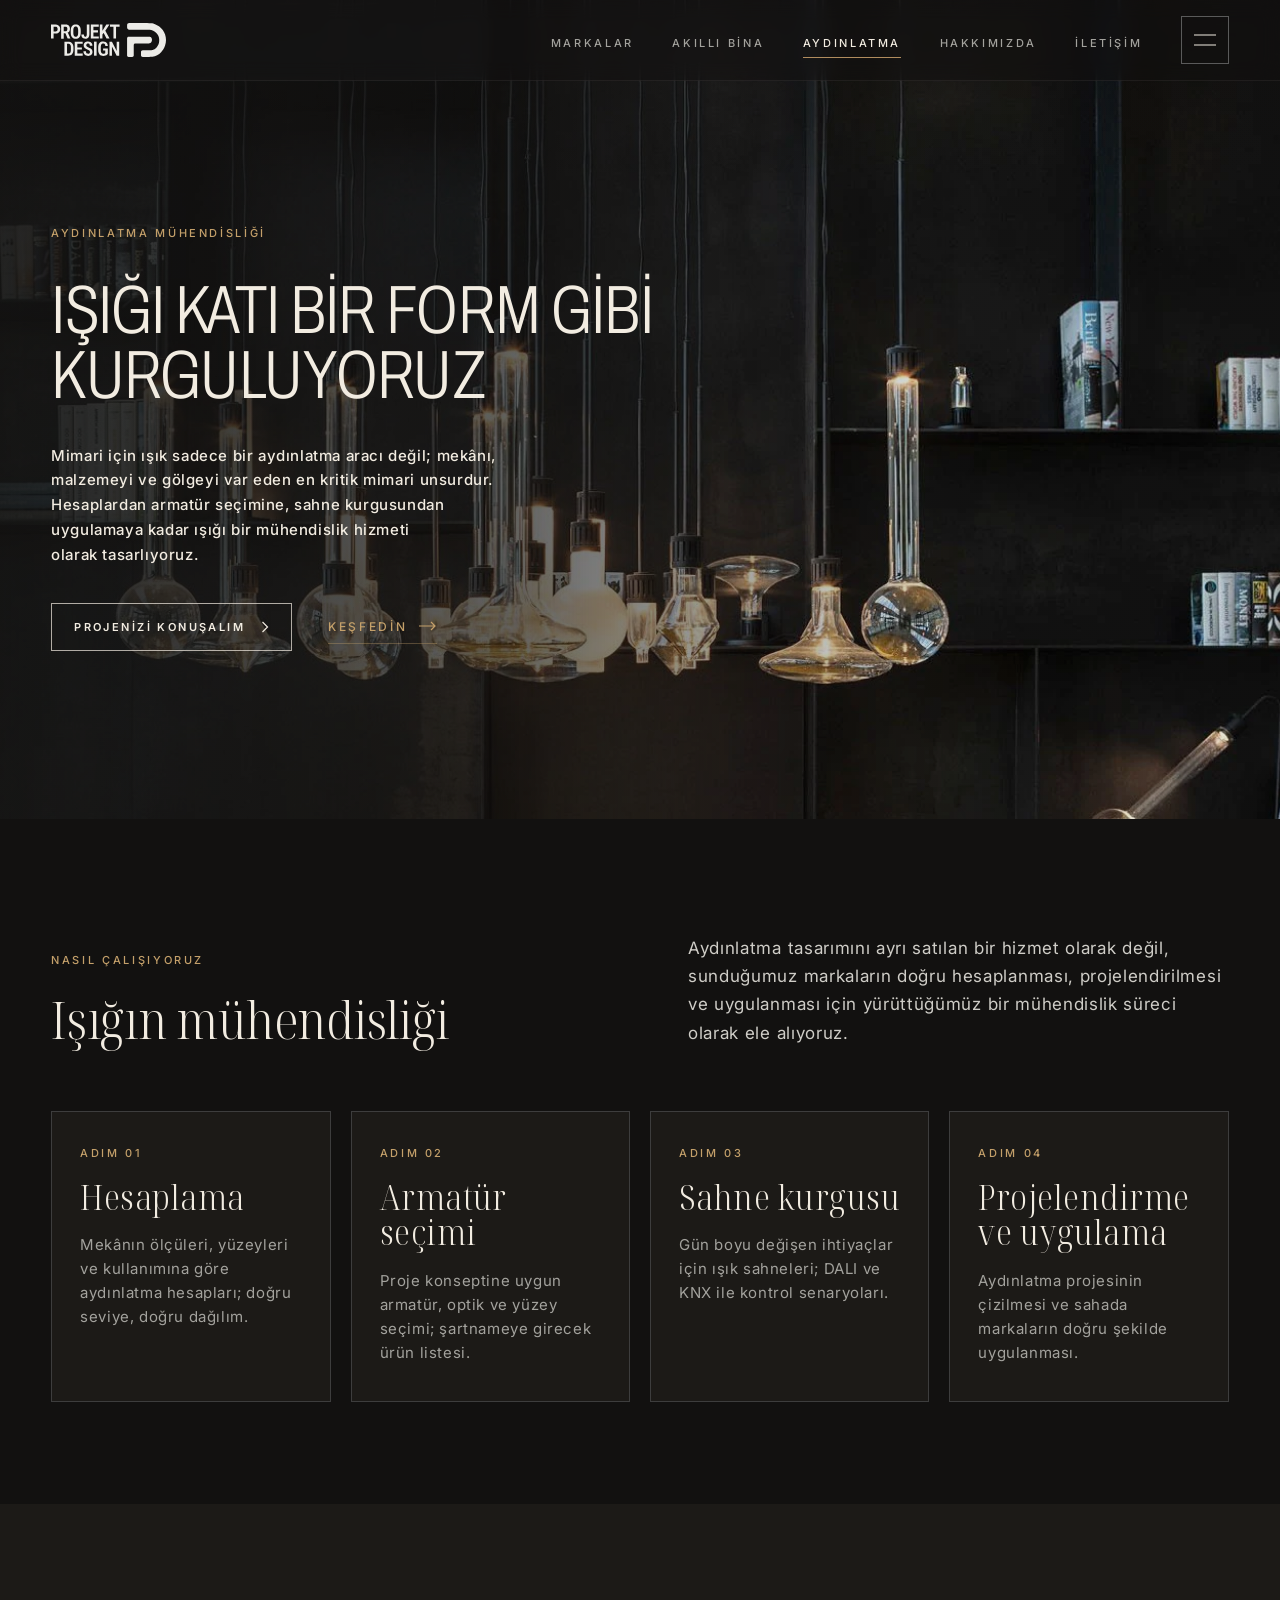
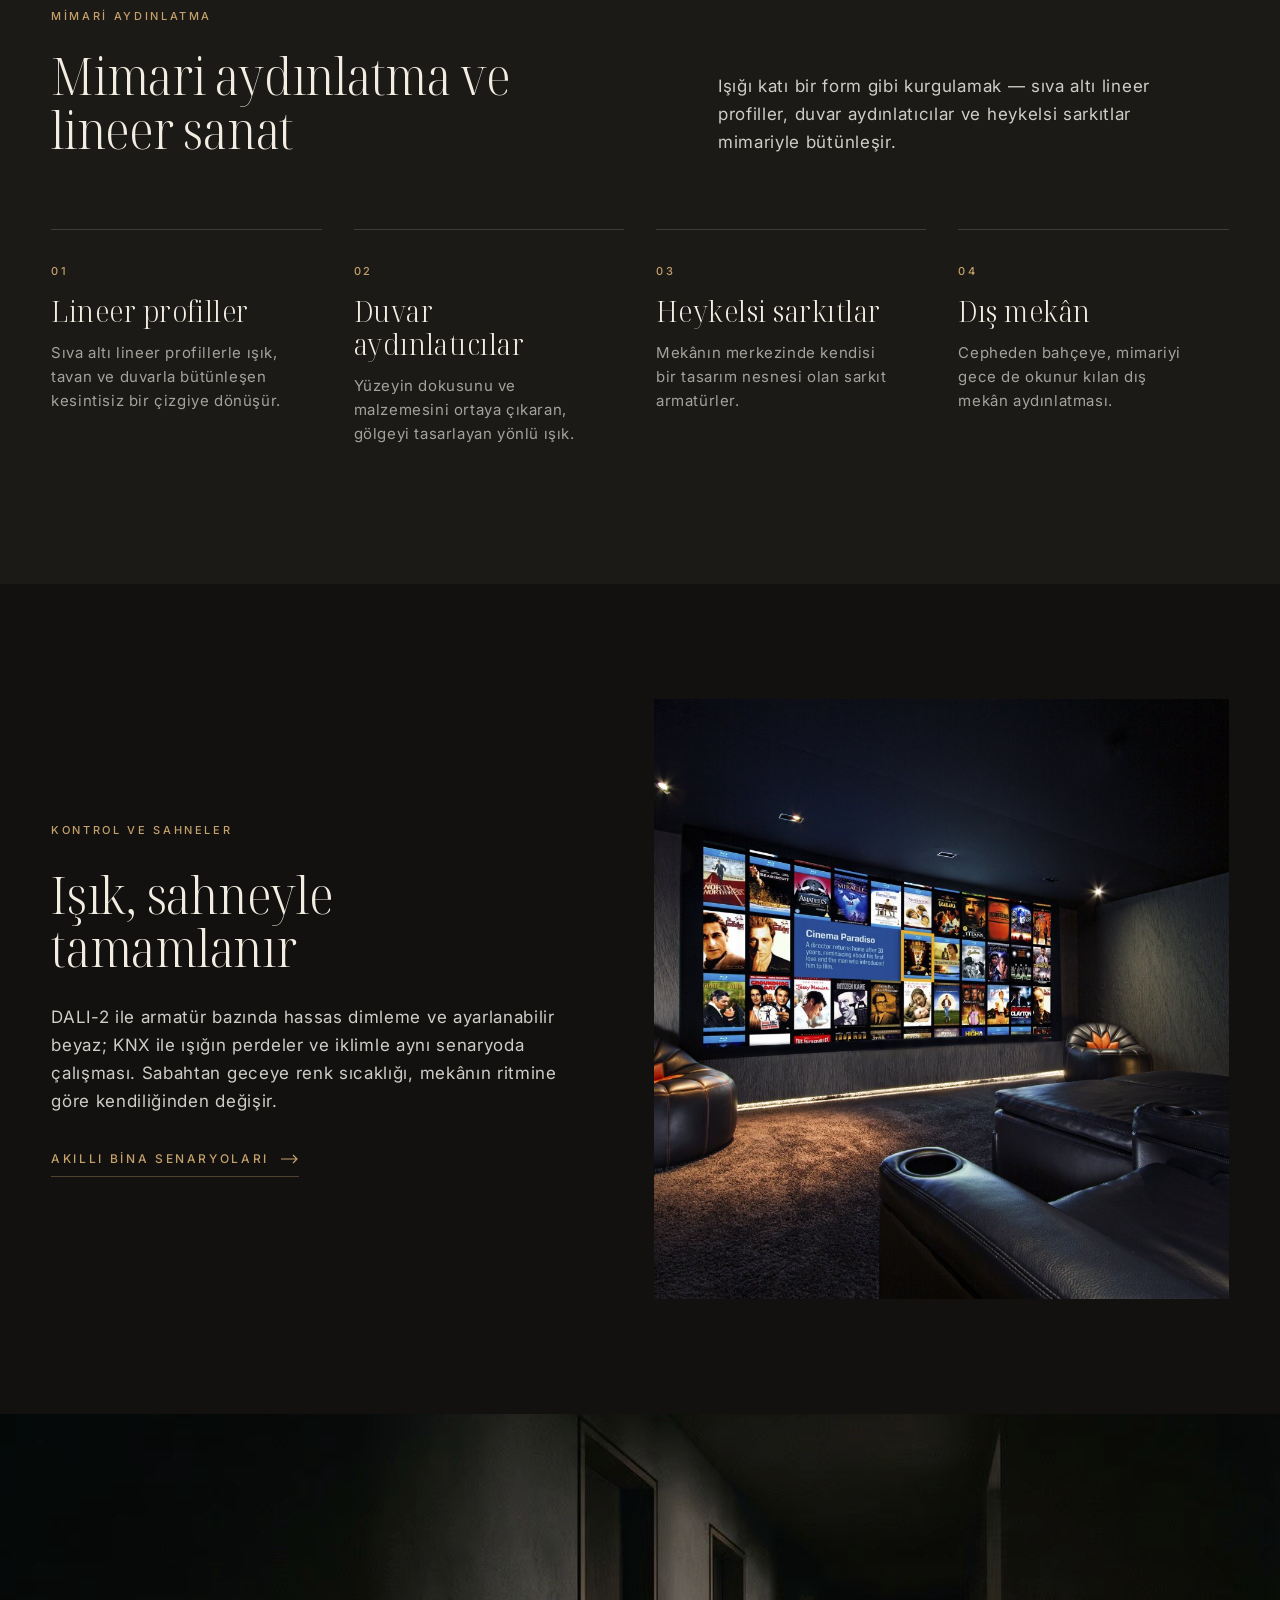
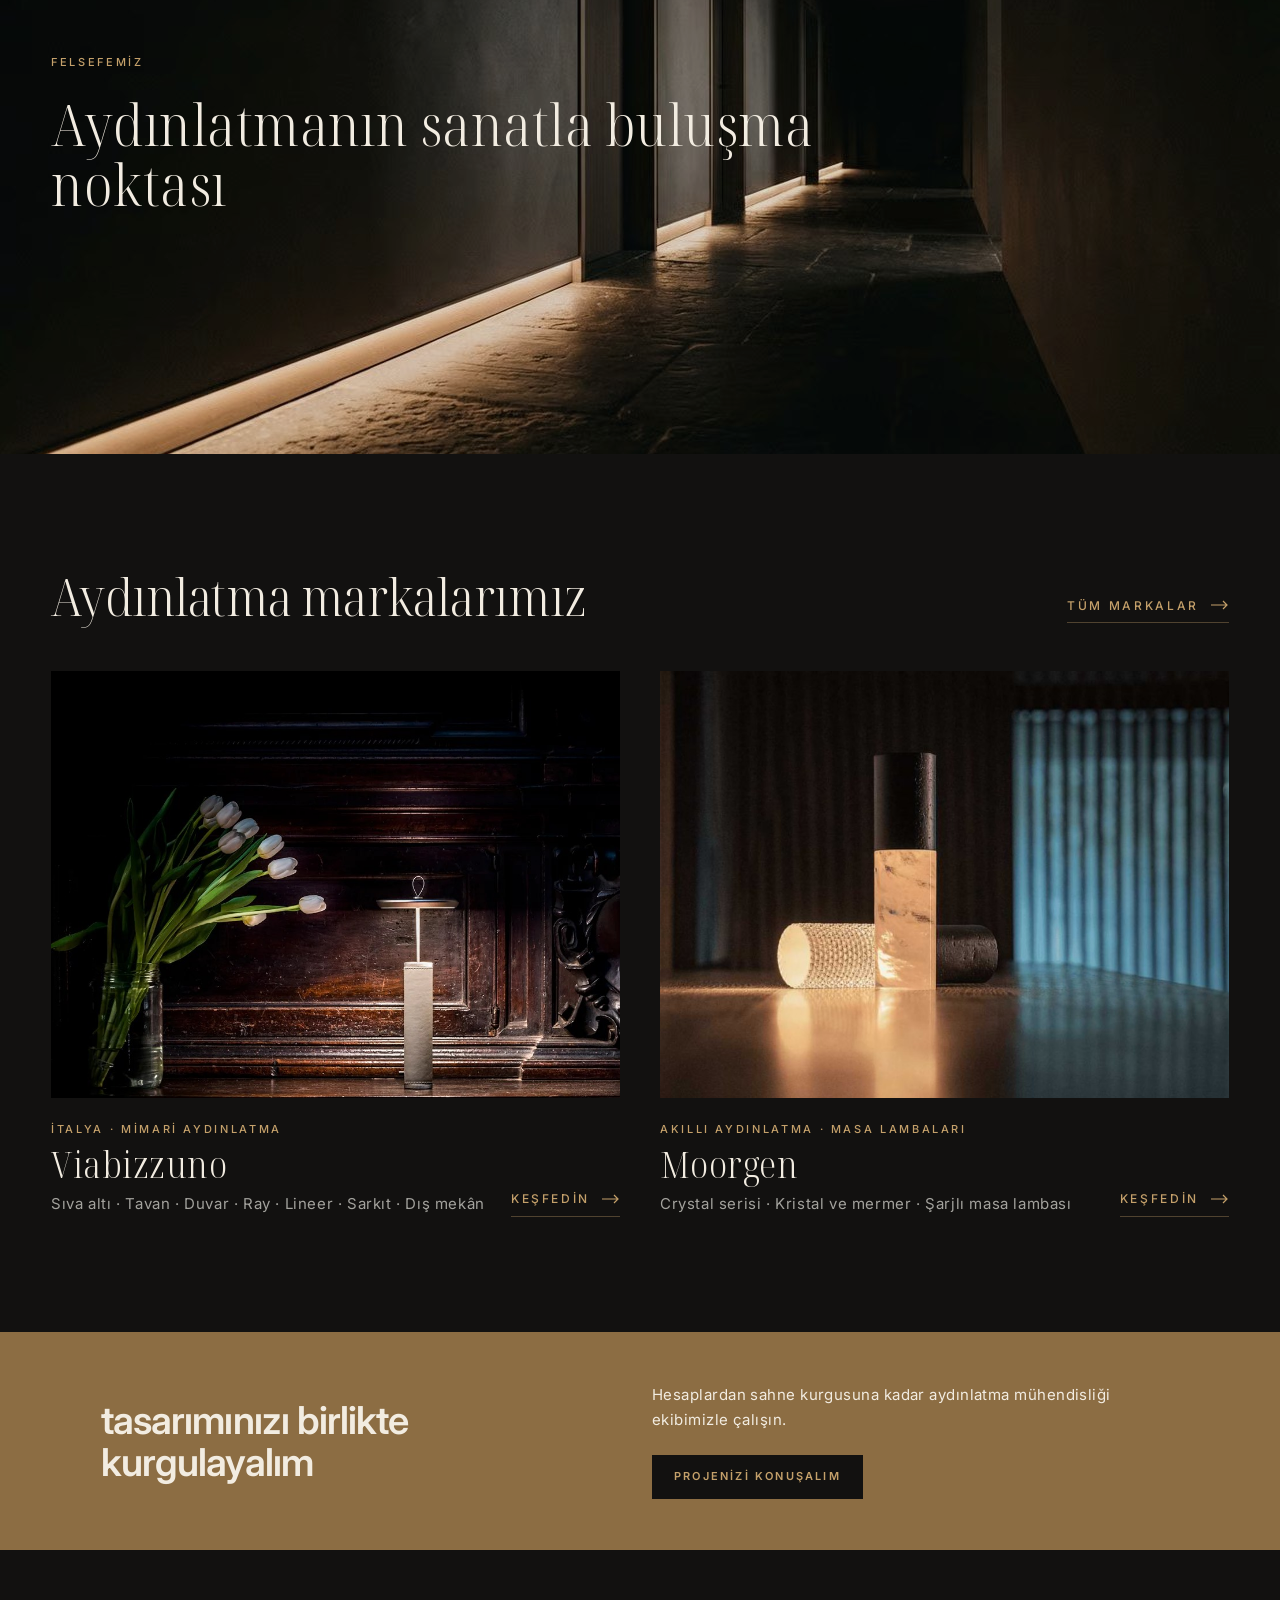
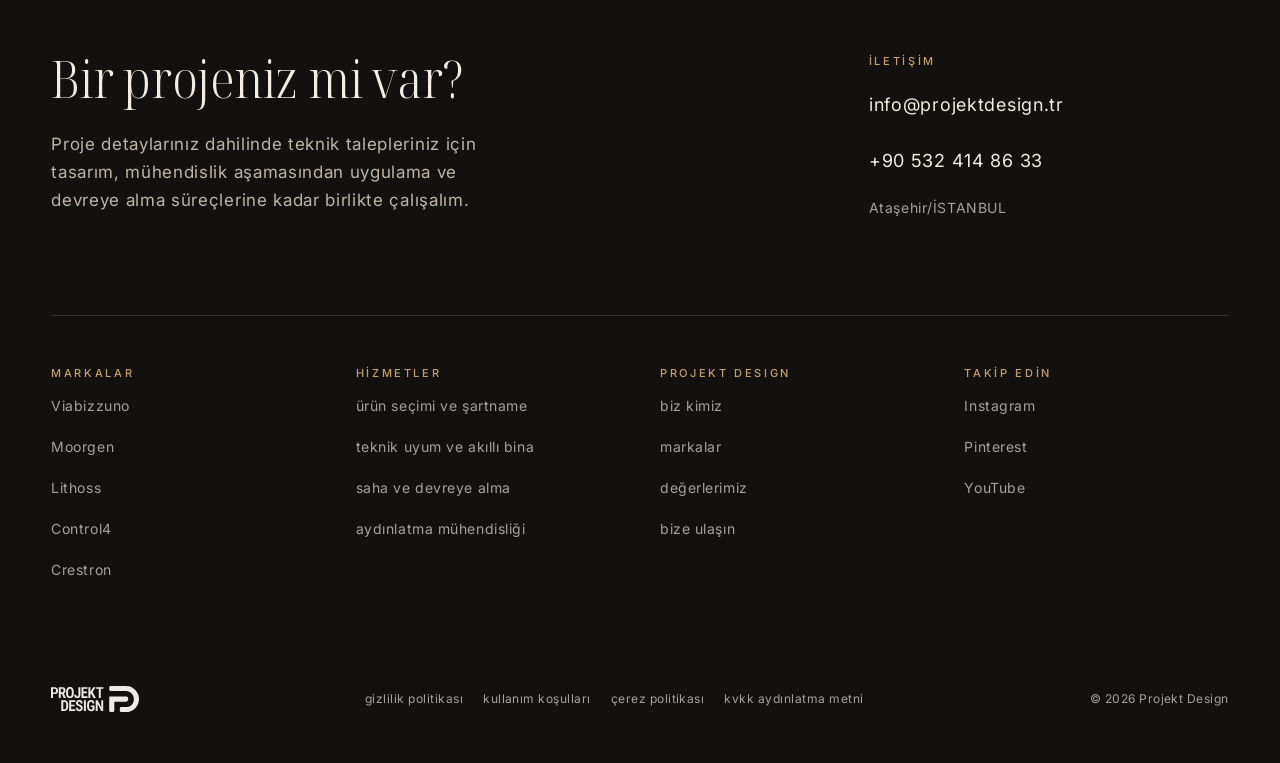
<file: aydinlatma.html>
<!doctype html>
<html lang="tr">
<head>
<meta charset="utf-8">
<meta name="viewport" content="width=device-width, initial-scale=1">
<title>Projekt Design — Aydınlatma</title>
<meta name="description" content="Aydınlatma mühendisliği: hesaplama, armatür seçimi, sahne kurgusu, projelendirme ve uygulama.">
<meta name="theme-color" content="#121110">
<link rel="icon" href="assets/logo.svg" type="image/svg+xml">
<link rel="preconnect" href="https://fonts.googleapis.com">
<link rel="stylesheet" href="https://fonts.googleapis.com/css2?family=Noto+Serif+Display:wdth,wght@62.5..100,300..600&amp;family=Inter:wght@300;400;500;600&amp;family=Archivo:wdth,wght@62..125,100..900&amp;display=swap">
<style>
body{margin:0;background:#121110}
a{color:#F2ECE1;text-decoration:none}
a:hover{color:#C4A06A}
.pd-row::-webkit-scrollbar{height:2px}
.pd-row::-webkit-scrollbar-thumb{background:#5F5950}
.pd-card img{transition:transform .9s cubic-bezier(.2,.7,.2,1)}
.pd-card:hover img{transform:scale(1.04)}
.pd-nav a{font-family:'Inter','Helvetica Neue',Helvetica,sans-serif;font-size:11px;font-weight:500;letter-spacing:0.24em;text-transform:uppercase;color:#a3a29d;text-decoration:none;padding:12px 0 6px;background-image:linear-gradient(#B08C5E,#B08C5E);background-size:0% 1px;background-position:0 100%;background-repeat:no-repeat;transition:all .6s cubic-bezier(.16,1,.3,1)}
.pd-nav a:hover,.pd-nav a:focus-visible{color:#F2ECE1;background-size:100% 1px}
.pd-lbl{font-family:'Inter','Helvetica Neue',Helvetica,sans-serif;font-size:11px;font-weight:500;letter-spacing:0.24em;text-transform:uppercase;color:#C4A06A;margin:0}
.pd-link{display:inline-flex;align-items:center;gap:12px;padding:6px 0 8px;text-decoration:none;font-family:'Inter','Helvetica Neue',Helvetica,sans-serif;font-size:12px;font-weight:500;letter-spacing:0.22em;text-transform:uppercase;color:#C4A06A;background-image:linear-gradient(#C4A06A,#C4A06A),linear-gradient(rgba(196,160,106,.35),rgba(196,160,106,.35));background-size:0% 1px,100% 1px;background-position:0 100%,0 100%;background-repeat:no-repeat;transition:all .6s cubic-bezier(.16,1,.3,1)}
.pd-link:hover,.pd-link:focus-visible{color:#F2ECE1;background-size:100% 1px,100% 1px}
.pd-link svg{transition:transform .6s cubic-bezier(.16,1,.3,1)}
.pd-link:hover svg{transform:translateX(6px)}
.pd-cream .pd-link{color:#1f1d1a;background-image:linear-gradient(#1f1d1a,#1f1d1a),linear-gradient(#bdb5a8,#bdb5a8)}
.pd-flink{text-decoration:none;color:#a3a29d;font-size:14px;letter-spacing:0.04em;padding:6px 0;align-self:flex-start;background-image:linear-gradient(#F2ECE1,#F2ECE1);background-size:0% 1px;background-position:0 100%;background-repeat:no-repeat;transition:all .6s cubic-bezier(.16,1,.3,1)}
.pd-flink:hover,.pd-flink:focus-visible{color:#F2ECE1;background-size:100% 1px}
.pd-obtn{background-image:linear-gradient(#C4A06A,#C4A06A);background-repeat:no-repeat;background-position:0 0;background-size:0% 100%;transition:background-size .6s cubic-bezier(.16,1,.3,1),color .4s ease,border-color .4s ease}
.pd-obtn svg{transition:transform .6s cubic-bezier(.16,1,.3,1)}
.pd-obtn:hover,.pd-obtn:focus-visible{background-size:100% 100%;color:#121110!important;border-color:#C4A06A!important}
.pd-obtn:hover svg,.pd-obtn:focus-visible svg{transform:translateX(4px)}
.pd-burger{width:48px;height:48px;display:inline-flex;align-items:center;justify-content:center;background:transparent;border:1px solid #5a5a5a;color:#F2ECE1;cursor:pointer;padding:0;transition:all .6s cubic-bezier(.16,1,.3,1)}
.pd-burger:hover,.pd-burger:focus-visible{border-color:#F2ECE1}
.pd-mlink{display:flex;justify-content:space-between;align-items:baseline;gap:24px;padding:16px 0;border-bottom:1px solid #3d3d3d;color:#F2ECE1;text-decoration:none;transition:all .6s cubic-bezier(.16,1,.3,1)}
.pd-mlink:hover,.pd-mlink:focus-visible{padding-left:14px;color:#F2ECE1}
.pd-msub{font-family:'Inter','Helvetica Neue',Helvetica,sans-serif;font-size:13px;letter-spacing:0.04em;color:#a3a29d;text-decoration:none}
.pd-msub:hover{color:#F2ECE1}
@media (max-width: 860px){.pd-nav-top{display:none !important}header .pd-burger{margin-left:auto}}
.pd-chip{font-family:'Inter','Helvetica Neue',Helvetica,sans-serif;font-size:11px;font-weight:500;letter-spacing:0.22em;text-transform:uppercase;color:#F2ECE1;border:1px solid #5a5a5a;padding:12px 18px;display:inline-flex;gap:10px;align-items:baseline}
.rv-host .rv-w{display:inline-block;opacity:0;transform:translateY(.35em)}
.rv-host.rv-in .rv-w{opacity:1;transform:none;transition:opacity .5s ease-out,transform .6s cubic-bezier(.16,1,.3,1);transition-delay:calc(var(--l,0) * 180ms)}
.rv-img{opacity:0;transform:translateY(56px);transition:opacity 1s ease-out,transform 1.2s cubic-bezier(.16,1,.3,1)}
.rv-img.rv-in{opacity:1;transform:none}
@media (prefers-reduced-motion: reduce){.rv-host .rv-w,.rv-img{opacity:1!important;transform:none!important}}
</style>
<link rel="stylesheet" href="assets/site.css">
</head>
<body>
<div style="font-family: 'Inter', 'Helvetica Neue', Helvetica, sans-serif; font-size: 16px; line-height: 1.65; letter-spacing: 0.03em; background: #121110; color: #F2ECE1; width: 100%; overflow: hidden">

  <!-- HEADER -->
  <header style="position: fixed; top: 0; left: 0; right: 0; z-index: 6; display: flex; flex-wrap: nowrap; align-items: center; gap: 24px clamp(24px, 3vw, 48px); padding: 16px clamp(20px, 4vw, 64px); background: rgba(18,17,16,.40); -webkit-backdrop-filter: blur(10px); backdrop-filter: blur(10px); border-bottom: 1px solid rgba(242,236,225,.06)">
    <a href="index.html" aria-label="Projekt Design ana sayfa" style="display: flex; align-items: center">
      <img src="assets/logo.svg" alt="Projekt Design" style="height: 34px; width: auto; display: block">
    </a>
    <nav class="pd-nav pd-nav-top" aria-label="Ana menü" style="margin-left: auto; display: flex; flex-wrap: wrap; align-items: center; gap: 4px clamp(20px, 3vw, 48px)">
      <a href="index.html#markalar">markalar</a>
      <a href="akilli-bina.html">akıllı bina</a>
      <a href="aydinlatma.html" aria-current="page" style="color: #F2ECE1; background-size: 100% 1px">aydınlatma</a>
      <a href="hakkimizda.html">hakkımızda</a>
      <a href="#iletisim">iletişim</a>
    </nav>
    <button type="button" class="pd-burger" aria-label="Menüyü aç" aria-expanded="false" aria-controls="pd-menu">
      <span class="pd-ic-close"><svg aria-hidden="true" width="18" height="18" viewBox="0 0 18 18" fill="none" stroke="currentColor" stroke-width="1.2"><path d="M2 2l14 14M16 2L2 16"/></svg></span>
      <span class="pd-ic-open"><svg aria-hidden="true" width="22" height="12" viewBox="0 0 22 12" fill="none" stroke="currentColor" stroke-width="1.2"><path d="M0 1h22M0 11h22"/></svg></span>
    </button>
  </header>

  
    <div id="pd-menu" hidden role="dialog" aria-label="Menü" style="position: fixed; inset: 0; z-index: 4; background: #121110; overflow-y: auto">
      <div style="max-width: 1440px; margin: 0 auto; padding: 124px clamp(20px, 4vw, 64px) 64px; box-sizing: border-box; display: flex; flex-wrap: wrap; gap: 48px 96px">
        <nav aria-label="Menü bağlantıları" style="flex: 1.4 1 480px; display: flex; flex-direction: column; border-top: 1px solid #3d3d3d">
          <a class="pd-mlink" href="index.html#markalar" style="font-family: 'Noto Serif Display', Garamond, 'Times New Roman', serif; font-stretch: 84%; font-weight: 300; font-size: clamp(34px, 4vw, 56px); line-height: 1.1; letter-spacing: -0.005em">Markalar<span aria-hidden="true" style="font-family: 'Inter', sans-serif; font-size: 16px; color: #a3a29d">→</span></a>
          <a class="pd-mlink" href="akilli-bina.html" style="font-family: 'Noto Serif Display', Garamond, 'Times New Roman', serif; font-stretch: 84%; font-weight: 300; font-size: clamp(34px, 4vw, 56px); line-height: 1.1; letter-spacing: -0.005em">Akıllı bina<span aria-hidden="true" style="font-family: 'Inter', sans-serif; font-size: 16px; color: #a3a29d">→</span></a>
          <a class="pd-mlink" href="aydinlatma.html" aria-current="page" style="font-family: 'Noto Serif Display', Garamond, 'Times New Roman', serif; font-stretch: 84%; font-weight: 300; font-size: clamp(34px, 4vw, 56px); line-height: 1.1; letter-spacing: -0.005em">Aydınlatma<span aria-hidden="true" style="font-family: 'Inter', sans-serif; font-size: 16px; color: #a3a29d">→</span></a>
          <a class="pd-mlink" href="hakkimizda.html" style="font-family: 'Noto Serif Display', Garamond, 'Times New Roman', serif; font-stretch: 84%; font-weight: 300; font-size: clamp(34px, 4vw, 56px); line-height: 1.1; letter-spacing: -0.005em">Hakkımızda<span aria-hidden="true" style="font-family: 'Inter', sans-serif; font-size: 16px; color: #a3a29d">→</span></a>
          <a class="pd-mlink" href="#iletisim" style="font-family: 'Noto Serif Display', Garamond, 'Times New Roman', serif; font-stretch: 84%; font-weight: 300; font-size: clamp(34px, 4vw, 56px); line-height: 1.1; letter-spacing: -0.005em">İletişim<span aria-hidden="true" style="font-family: 'Inter', sans-serif; font-size: 16px; color: #a3a29d">→</span></a>
        </nav>
        <div style="flex: 1 1 280px; display: flex; flex-direction: column; gap: 40px; padding-top: 18px">
          <div style="display: flex; flex-direction: column; gap: 12px">
            <p class="pd-lbl">markalar</p>
            <a class="pd-msub" href="viabizzuno.html">Viabizzuno</a>
            <a class="pd-msub" href="moorgen.html">Moorgen</a>
            <a class="pd-msub" href="lithoss.html">Lithoss</a>
            <a class="pd-msub" href="control4.html">Control4</a>
            <a class="pd-msub" href="crestron.html">Crestron</a>
          </div>
          <div style="display: flex; flex-direction: column; gap: 12px">
            <p class="pd-lbl">iletişim</p>
            <a class="pd-msub" href="mailto:info@projektdesign.tr">info@projektdesign.tr</a>
            <a class="pd-msub" href="tel:+905324148633">+90 532 414 86 33</a>
          </div>
        </div>
      </div>
    </div>

  <!-- HERO -->
  <section style="position: relative; min-height: clamp(680px, 64vw, 920px); padding: 120px 0 64px; box-sizing: border-box; display: flex; align-items: center; overflow: hidden">
    <img src="assets/img-bfb890eefb.webp" alt="Viabizzuno cam sarkıt armatürler, koyu raf duvarı önünde" style="position: absolute; inset: 0; width: 100%; height: 100%; object-fit: cover; object-position: 70% 40%">
    <div aria-hidden="true" style="position: absolute; inset: 0; background: linear-gradient(90deg, rgba(18,17,16,.92) 0%, rgba(18,17,16,.66) 40%, rgba(18,17,16,.1) 75%), linear-gradient(180deg, rgba(18,17,16,.5) 0%, rgba(18,17,16,0) 22%)"></div>
    <div style="position: relative; width: 100%; max-width: 1440px; margin: 0 auto; padding: 0 clamp(20px, 4vw, 64px); box-sizing: border-box; display: flex; flex-direction: column; align-items: flex-start; gap: 36px">
      <p class="pd-lbl">aydınlatma mühendisliği</p>
      <h1 style="margin: 0; max-width: 820px; font-family: 'Archivo', 'Inter', 'Helvetica Neue', Helvetica, sans-serif; font-stretch: 75%; font-weight: 250; font-size: clamp(34px, calc(4.4vw + 12px), 76px); line-height: 0.95; letter-spacing: -0.01em; text-transform: uppercase; color: #F2ECE1">IŞIĞI KATI BİR FORM GİBİ KURGULUYORUZ</h1>
      <p style="margin: 0; max-width: 480px; font-size: 15px; line-height: 1.65; letter-spacing: 0.04em; font-weight: 500; text-wrap: pretty; color: #F2ECE1">Mimari için ışık sadece bir aydınlatma aracı değil; mekânı, malzemeyi ve gölgeyi var eden en kritik mimari unsurdur. Hesaplardan armatür seçimine, sahne kurgusundan uygulamaya kadar ışığı bir mühendislik hizmeti olarak tasarlıyoruz.</p>
      <div style="display: flex; flex-wrap: wrap; align-items: center; gap: 20px 36px">
        <a class="pd-obtn" href="#iletisim" style="display: inline-flex; align-items: center; gap: 16px; min-height: 48px; padding: 0 22px; border: 1px solid rgba(242,236,225,.7); font-size: 11px; font-weight: 600; letter-spacing: 0.22em; text-transform: uppercase; color: #F2ECE1; text-decoration: none">projenizi konuşalım<svg aria-hidden="true" width="8" height="12" viewBox="0 0 8 12" fill="none" stroke="currentColor" stroke-width="1.2"><path d="M1.5 1l5 5-5 5"/></svg></a>
        <a class="pd-link" href="#surec">keşfedin<svg aria-hidden="true" width="18" height="10" viewBox="0 0 18 10" fill="none" stroke="currentColor" stroke-width="1.2"><path d="M0 5h16M12 1l4 4-4 4"/></svg></a>
      </div>
    </div>
  </section>

  <!-- PROCESS -->
  <section id="surec" style="max-width: 1440px; margin: 0 auto; padding: clamp(56px, 9vw, 160px) clamp(20px, 4vw, 64px) clamp(56px, 8vw, 140px); box-sizing: border-box; display: flex; flex-direction: column; gap: 64px">
    <div style="display: flex; flex-wrap: wrap; gap: 32px 96px; align-items: flex-end">
      <div style="flex: 1 1 420px; display: flex; flex-direction: column; gap: 24px">
        <p class="pd-lbl">nasıl çalışıyoruz</p>
        <h2 style="margin: 0; font-family: 'Noto Serif Display', Garamond, 'Times New Roman', serif; font-stretch: 84%; font-weight: 300; font-size: clamp(36px, 4vw, 60px); line-height: 1.05; letter-spacing: -0.005em">Işığın mühendisliği</h2>
      </div>
      <div style="flex: 1 1 420px"><p style="margin: 0; font-size: 17px; line-height: 1.65; letter-spacing: 0.04em; text-wrap: pretty; color: #cfcdc7">Aydınlatma tasarımını ayrı satılan bir hizmet olarak değil, sunduğumuz markaların doğru hesaplanması, projelendirilmesi ve uygulanması için yürüttüğümüz bir mühendislik süreci olarak ele alıyoruz.</p></div>
    </div>
    <div style="display: grid; grid-template-columns: repeat(auto-fit, minmax(240px, 1fr)); gap: 20px">
        <article style="display: flex; flex-direction: column; gap: 18px; padding: 32px 28px 36px; border: 1px solid #3d3d3d; background: #1C1A17">
          <span class="pd-lbl">adım 01</span>
          <h3 style="margin: 0; font-family: 'Noto Serif Display', Garamond, 'Times New Roman', serif; font-stretch: 84%; font-weight: 300; font-size: 34px; line-height: 1.05">Hesaplama</h3>
          <p style="margin: 0; font-size: 15px; line-height: 1.6; letter-spacing: 0.04em; color: #a3a29d">Mekânın ölçüleri, yüzeyleri ve kullanımına göre aydınlatma hesapları; doğru seviye, doğru dağılım.</p>
        </article>
        <article style="display: flex; flex-direction: column; gap: 18px; padding: 32px 28px 36px; border: 1px solid #3d3d3d; background: #1C1A17">
          <span class="pd-lbl">adım 02</span>
          <h3 style="margin: 0; font-family: 'Noto Serif Display', Garamond, 'Times New Roman', serif; font-stretch: 84%; font-weight: 300; font-size: 34px; line-height: 1.05">Armatür seçimi</h3>
          <p style="margin: 0; font-size: 15px; line-height: 1.6; letter-spacing: 0.04em; color: #a3a29d">Proje konseptine uygun armatür, optik ve yüzey seçimi; şartnameye girecek ürün listesi.</p>
        </article>
        <article style="display: flex; flex-direction: column; gap: 18px; padding: 32px 28px 36px; border: 1px solid #3d3d3d; background: #1C1A17">
          <span class="pd-lbl">adım 03</span>
          <h3 style="margin: 0; font-family: 'Noto Serif Display', Garamond, 'Times New Roman', serif; font-stretch: 84%; font-weight: 300; font-size: 34px; line-height: 1.05">Sahne kurgusu</h3>
          <p style="margin: 0; font-size: 15px; line-height: 1.6; letter-spacing: 0.04em; color: #a3a29d">Gün boyu değişen ihtiyaçlar için ışık sahneleri; DALI ve KNX ile kontrol senaryoları.</p>
        </article>
        <article style="display: flex; flex-direction: column; gap: 18px; padding: 32px 28px 36px; border: 1px solid #3d3d3d; background: #1C1A17">
          <span class="pd-lbl">adım 04</span>
          <h3 style="margin: 0; font-family: 'Noto Serif Display', Garamond, 'Times New Roman', serif; font-stretch: 84%; font-weight: 300; font-size: 34px; line-height: 1.05">Projelendirme ve uygulama</h3>
          <p style="margin: 0; font-size: 15px; line-height: 1.6; letter-spacing: 0.04em; color: #a3a29d">Aydınlatma projesinin çizilmesi ve sahada markaların doğru şekilde uygulanması.</p>
        </article>
    </div>
  </section>

  <!-- TYPES -->
  <section style="background: #1C1A17">
    <div style="max-width: 1440px; margin: 0 auto; padding: clamp(56px, 8vw, 140px) clamp(20px, 4vw, 64px); box-sizing: border-box; display: flex; flex-direction: column; gap: 72px">
      <div style="display: flex; flex-wrap: wrap; gap: 32px 96px; align-items: flex-end">
        <div style="flex: 1 1 460px; display: flex; flex-direction: column; gap: 24px">
          <p class="pd-lbl">mimari aydınlatma</p>
          <h2 style="margin: 0; font-family: 'Noto Serif Display', Garamond, 'Times New Roman', serif; font-stretch: 84%; font-weight: 300; font-size: clamp(36px, 4vw, 60px); line-height: 1.05; letter-spacing: -0.005em">Mimari aydınlatma ve lineer sanat</h2>
        </div>
        <div style="flex: 1 1 400px"><p style="margin: 0; font-size: 17px; line-height: 1.65; letter-spacing: 0.04em; text-wrap: pretty; color: #cfcdc7">Işığı katı bir form gibi kurgulamak — sıva altı lineer profiller, duvar aydınlatıcılar ve heykelsi sarkıtlar mimariyle bütünleşir.</p></div>
      </div>
      <div style="display: grid; grid-template-columns: repeat(auto-fit, minmax(240px, 1fr)); gap: 0 32px">
        <div style="display: flex; flex-direction: column; gap: 14px; padding: 32px 32px 36px 0; border-top: 1px solid #3d3d3d">
          <span class="pd-lbl">01</span>
          <h3 style="margin: 0; font-family: 'Noto Serif Display', Garamond, 'Times New Roman', serif; font-stretch: 84%; font-weight: 300; font-size: 30px; line-height: 1.1">Lineer profiller</h3>
          <p style="margin: 0; font-size: 15px; line-height: 1.6; letter-spacing: 0.04em; color: #a3a29d">Sıva altı lineer profillerle ışık, tavan ve duvarla bütünleşen kesintisiz bir çizgiye dönüşür.</p>
        </div>
        <div style="display: flex; flex-direction: column; gap: 14px; padding: 32px 32px 36px 0; border-top: 1px solid #3d3d3d">
          <span class="pd-lbl">02</span>
          <h3 style="margin: 0; font-family: 'Noto Serif Display', Garamond, 'Times New Roman', serif; font-stretch: 84%; font-weight: 300; font-size: 30px; line-height: 1.1">Duvar aydınlatıcılar</h3>
          <p style="margin: 0; font-size: 15px; line-height: 1.6; letter-spacing: 0.04em; color: #a3a29d">Yüzeyin dokusunu ve malzemesini ortaya çıkaran, gölgeyi tasarlayan yönlü ışık.</p>
        </div>
        <div style="display: flex; flex-direction: column; gap: 14px; padding: 32px 32px 36px 0; border-top: 1px solid #3d3d3d">
          <span class="pd-lbl">03</span>
          <h3 style="margin: 0; font-family: 'Noto Serif Display', Garamond, 'Times New Roman', serif; font-stretch: 84%; font-weight: 300; font-size: 30px; line-height: 1.1">Heykelsi sarkıtlar</h3>
          <p style="margin: 0; font-size: 15px; line-height: 1.6; letter-spacing: 0.04em; color: #a3a29d">Mekânın merkezinde kendisi bir tasarım nesnesi olan sarkıt armatürler.</p>
        </div>
        <div style="display: flex; flex-direction: column; gap: 14px; padding: 32px 32px 36px 0; border-top: 1px solid #3d3d3d">
          <span class="pd-lbl">04</span>
          <h3 style="margin: 0; font-family: 'Noto Serif Display', Garamond, 'Times New Roman', serif; font-stretch: 84%; font-weight: 300; font-size: 30px; line-height: 1.1">Dış mekân</h3>
          <p style="margin: 0; font-size: 15px; line-height: 1.6; letter-spacing: 0.04em; color: #a3a29d">Cepheden bahçeye, mimariyi gece de okunur kılan dış mekân aydınlatması.</p>
        </div>
      </div>
    </div>
  </section>

  <!-- CONTROL -->
  <section style="max-width: 1440px; margin: 0 auto; padding: clamp(56px, 9vw, 160px) clamp(20px, 4vw, 64px); box-sizing: border-box">
    <div style="display: flex; flex-wrap: wrap; gap: 56px 96px; align-items: stretch">
      <div style="flex: 1 1 420px; display: flex; flex-direction: column; justify-content: center; gap: 28px">
        <p class="pd-lbl">kontrol ve sahneler</p>
        <h2 style="margin: 0; font-family: 'Noto Serif Display', Garamond, 'Times New Roman', serif; font-stretch: 84%; font-weight: 300; font-size: clamp(36px, 4vw, 60px); line-height: 1.05; letter-spacing: -0.005em">Işık, sahneyle tamamlanır</h2>
        <p style="margin: 0; font-size: 17px; line-height: 1.65; letter-spacing: 0.04em; text-wrap: pretty; color: #cfcdc7">DALI-2 ile armatür bazında hassas dimleme ve ayarlanabilir beyaz; KNX ile ışığın perdeler ve iklimle aynı senaryoda çalışması. Sabahtan geceye renk sıcaklığı, mekânın ritmine göre kendiliğinden değişir.</p>
        <a class="pd-link" href="akilli-bina.html" style="align-self: flex-start">akıllı bina senaryoları<svg aria-hidden="true" width="18" height="10" viewBox="0 0 18 10" fill="none" stroke="currentColor" stroke-width="1.2"><path d="M0 5h16M12 1l4 4-4 4"/></svg></a>
      </div>
      <div style="flex: 1.1 1 480px; position: relative; min-height: 600px; overflow: hidden; background: #1C1A17">
        <img src="assets/img-49aa3cc8a7.jpg" alt="Zemin boyunca gizli lineer aydınlatmalı özel ev sineması" style="position: absolute; inset: 0; width: 100%; height: 100%; object-fit: cover">
      </div>
    </div>
  </section>

  <!-- QUOTE BAND -->
  <section aria-label="Aydınlatma felsefemiz" style="position: relative; min-height: 640px; display: flex; align-items: center; overflow: hidden; background: #1C1A17">
    <img src="assets/img-b6281af45e.jpg" alt="" style="position: absolute; inset: 0; width: 100%; height: 100%; object-fit: cover; object-position: center 60%; opacity: .85">
    <div style="position: relative; width: 100%; max-width: 1440px; margin: 0 auto; padding: 0 clamp(20px, 4vw, 64px); box-sizing: border-box; display: flex; flex-direction: column; gap: 24px">
      <p class="pd-lbl">felsefemiz</p>
      <p style="margin: 0; max-width: 900px; font-family: 'Noto Serif Display', Garamond, 'Times New Roman', serif; font-stretch: 84%; font-weight: 300; font-size: clamp(36px, 4.4vw, 68px); line-height: 1.08; color: #F2ECE1">Aydınlatmanın sanatla buluşma noktası</p>
    </div>
  </section>

  <!-- BRANDS -->
  <section style="max-width: 1440px; margin: 0 auto; padding: clamp(56px, 9vw, 160px) clamp(20px, 4vw, 64px); box-sizing: border-box; display: flex; flex-direction: column; gap: 48px">
    <div style="display: flex; flex-wrap: wrap; justify-content: space-between; align-items: flex-end; gap: 24px">
      <h2 style="margin: 0; font-family: 'Noto Serif Display', Garamond, 'Times New Roman', serif; font-stretch: 84%; font-weight: 300; font-size: clamp(36px, 4vw, 60px); line-height: 1.05; letter-spacing: -0.005em">Aydınlatma markalarımız</h2>
      <a class="pd-link" href="index.html#markalar">tüm markalar<svg aria-hidden="true" width="18" height="10" viewBox="0 0 18 10" fill="none" stroke="currentColor" stroke-width="1.2"><path d="M0 5h16M12 1l4 4-4 4"/></svg></a>
    </div>
    <div style="display: grid; grid-template-columns: repeat(auto-fit, minmax(min(100%, 420px), 1fr)); gap: 56px 40px">
        <a class="pd-card" href="viabizzuno.html" style="display: flex; flex-direction: column; gap: 22px; text-decoration: none; color: #F2ECE1">
          <div style="position: relative; overflow: hidden; aspect-ratio: 4 / 3; background: #1C1A17"><img src="assets/img-a1de28c2da.jpg" alt="Viabizzuno taşınabilir masa lambası, ahşap panel önünde beyaz laleler" style="position: absolute; inset: 0; width: 100%; height: 100%; object-fit: cover; object-position: 40% center"></div>
          <div style="display: flex; flex-wrap: wrap; justify-content: space-between; align-items: flex-end; gap: 12px 24px">
            <div style="display: flex; flex-direction: column; gap: 8px">
              <span class="pd-lbl">İtalya · mimari aydınlatma</span>
              <span style="font-family: 'Noto Serif Display', Garamond, 'Times New Roman', serif; font-stretch: 84%; font-weight: 300; font-size: 36px; line-height: 1.05">Viabizzuno</span>
              <span style="font-size: 15px; letter-spacing: 0.04em; color: #a3a29d">Sıva altı · Tavan · Duvar · Ray · Lineer · Sarkıt · Dış mekân</span>
            </div>
            <span class="pd-link">keşfedin<svg aria-hidden="true" width="18" height="10" viewBox="0 0 18 10" fill="none" stroke="currentColor" stroke-width="1.2"><path d="M0 5h16M12 1l4 4-4 4"/></svg></span>
          </div>
        </a>
        <a class="pd-card" href="moorgen.html#dimmer-kontrolorleri" style="display: flex; flex-direction: column; gap: 22px; text-decoration: none; color: #F2ECE1">
          <div style="position: relative; overflow: hidden; aspect-ratio: 4 / 3; background: #1C1A17"><img src="assets/img-6698bb021a.jpg" alt="Moorgen Crystal serisi kristal ve mermer gövdeli şarjlı masa lambaları, ahşap masa üzerinde" style="position: absolute; inset: 0; width: 100%; height: 100%; object-fit: cover; object-position: 32% center"></div>
          <div style="display: flex; flex-wrap: wrap; justify-content: space-between; align-items: flex-end; gap: 12px 24px">
            <div style="display: flex; flex-direction: column; gap: 8px">
              <span class="pd-lbl">akıllı aydınlatma · masa lambaları</span>
              <span style="font-family: 'Noto Serif Display', Garamond, 'Times New Roman', serif; font-stretch: 84%; font-weight: 300; font-size: 36px; line-height: 1.05">Moorgen</span>
              <span style="font-size: 15px; letter-spacing: 0.04em; color: #a3a29d">Crystal serisi · Kristal ve mermer · Şarjlı masa lambası</span>
            </div>
            <span class="pd-link">keşfedin<svg aria-hidden="true" width="18" height="10" viewBox="0 0 18 10" fill="none" stroke="currentColor" stroke-width="1.2"><path d="M0 5h16M12 1l4 4-4 4"/></svg></span>
          </div>
        </a>
    </div>
  </section>

  <!-- CTA (gold band) -->
  <section style="background: #8C6D43">
    <div style="max-width: 1180px; margin: 0 auto; padding: clamp(40px, 4vw, 64px) clamp(20px, 4vw, 64px); box-sizing: border-box; display: flex; flex-wrap: wrap; align-items: center; justify-content: space-between; gap: 28px 64px">
      <h2 style="margin: 0; flex: 1 1 300px; font-family: 'Inter', 'Helvetica Neue', Helvetica, sans-serif; font-weight: 600; font-size: clamp(30px, 3vw, 44px); line-height: 1.1; letter-spacing: -0.025em; color: #F2ECE1">tasarımınızı birlikte kurgulayalım</h2>
      <div style="flex: 1 1 340px; display: flex; flex-direction: column; align-items: flex-start; gap: 22px">
        <p style="margin: 0; font-size: 15px; line-height: 1.65; letter-spacing: 0.03em; color: #F2ECE1">Hesaplardan sahne kurgusuna kadar aydınlatma mühendisliği ekibimizle çalışın.</p>
        <a href="#iletisim" style="display: inline-flex; align-items: center; min-height: 44px; padding: 0 22px; background: #121110; color: #C4A06A; font-size: 11px; font-weight: 600; letter-spacing: 0.2em; text-transform: uppercase; text-decoration: none">projenizi konuşalım</a>
      </div>
    </div>
  </section>

  <!-- CONTACT + FOOTER -->
  <footer id="iletisim" style="max-width: 1440px; margin: 0 auto; padding: clamp(56px, 8vw, 140px) clamp(20px, 4vw, 64px) 48px; box-sizing: border-box; display: flex; flex-direction: column; gap: 96px">
    <div style="display: flex; flex-wrap: wrap; justify-content: space-between; gap: 48px">
      <div style="flex: 1 1 420px; display: flex; flex-direction: column; gap: 24px">
        <h2 style="margin: 0; font-family: 'Noto Serif Display', Garamond, 'Times New Roman', serif; font-stretch: 84%; font-weight: 300; font-size: clamp(36px, 4vw, 60px); line-height: 1.05; letter-spacing: -0.005em">Bir projeniz mi var?</h2>
        <p style="margin: 0; max-width: 460px; font-size: 17px; line-height: 1.65; letter-spacing: 0.04em; text-wrap: pretty; color: #BDB5A8">Proje detaylarınız dahilinde teknik talepleriniz için tasarım, mühendislik aşamasından uygulama ve devreye alma süreçlerine kadar birlikte çalışalım.</p>
      </div>
      <div style="flex: 0 1 360px; display: flex; flex-direction: column; gap: 14px">
        <p class="pd-lbl">iletişim</p>
        <a class="pd-flink" href="mailto:info@projektdesign.tr" style="font-size: 18px; color: #F2ECE1">info@projektdesign.tr</a>
        <a class="pd-flink" href="tel:+905324148633" style="font-size: 18px; color: #F2ECE1">+90 532 414 86 33</a>
        <span style="font-size: 14px; letter-spacing: 0.04em; color: #a3a29d">Ataşehir/İSTANBUL</span>
      </div>
    </div>

    <div style="display: grid; grid-template-columns: repeat(auto-fit, minmax(180px, 1fr)); gap: 40px; padding-top: 48px; border-top: 1px solid rgba(242,236,225,.15)">
      <div style="display: flex; flex-direction: column; gap: 6px">
        <p class="pd-lbl">markalar</p>
        <a class="pd-flink" href="viabizzuno.html">Viabizzuno</a><a class="pd-flink" href="moorgen.html">Moorgen</a><a class="pd-flink" href="lithoss.html">Lithoss</a><a class="pd-flink" href="control4.html">Control4</a><a class="pd-flink" href="crestron.html">Crestron</a>
      </div>
      <div style="display: flex; flex-direction: column; gap: 6px">
        <p class="pd-lbl">hizmetler</p>
        <a class="pd-flink" href="#">ürün seçimi ve şartname</a><a class="pd-flink" href="#">teknik uyum ve akıllı bina</a><a class="pd-flink" href="index.html#hizmetler">saha ve devreye alma</a><a class="pd-flink" href="#">aydınlatma mühendisliği</a>
      </div>
      <div style="display: flex; flex-direction: column; gap: 6px">
        <p class="pd-lbl">PROJEKT DESIGN</p>
        <a class="pd-flink" href="hakkimizda.html">biz kimiz</a><a class="pd-flink" href="index.html#markalar">markalar</a><a class="pd-flink" href="index.html#degerlerimiz">değerlerimiz</a><a class="pd-flink" href="#iletisim">bize ulaşın</a>
      </div>
      <div style="display: flex; flex-direction: column; gap: 6px">
        <p class="pd-lbl">takip edin</p>
        <a class="pd-flink" href="#">Instagram</a><a class="pd-flink" href="#">Pinterest</a><a class="pd-flink" href="#">YouTube</a>
      </div>
    </div>

    <div style="display: flex; flex-wrap: wrap; justify-content: space-between; align-items: center; gap: 24px; font-size: 12px; letter-spacing: 0.04em; color: #a3a29d">
      <img src="assets/logo.svg" alt="Projekt Design" style="height: 26px; width: auto">
      <span style="display: flex; flex-wrap: wrap; gap: 20px">
        <a class="pd-flink" href="#" style="font-size: 12px">gizlilik politikası</a>
        <a class="pd-flink" href="#" style="font-size: 12px">kullanım koşulları</a>
        <a class="pd-flink" href="#" style="font-size: 12px">çerez politikası</a>
        <a class="pd-flink" href="#" style="font-size: 12px">kvkk aydınlatma metni</a>
      </span>
      <span>© 2026 Projekt Design</span>
    </div>
  </footer>
</div>
<script src="assets/site.js" defer></script>
<script src="assets/pd-effects.js" defer></script>
</body>
</html>
</file>
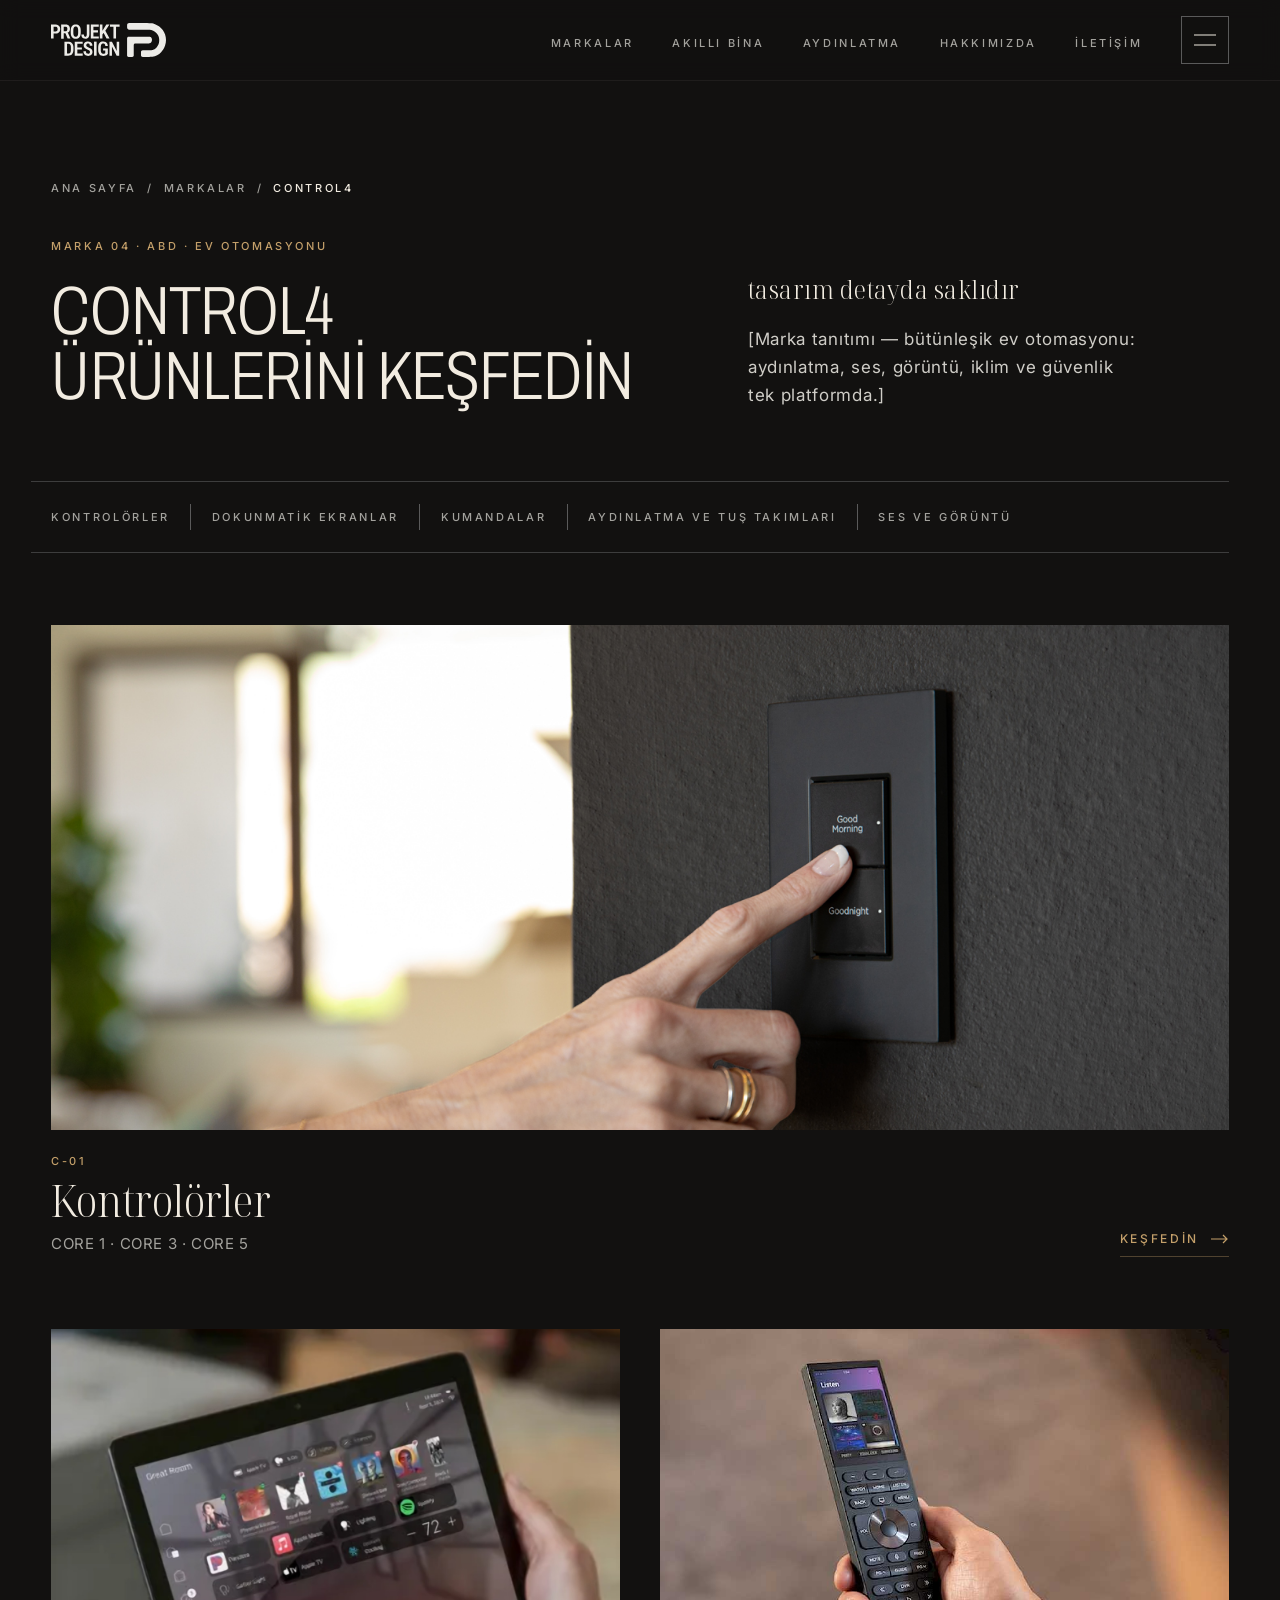
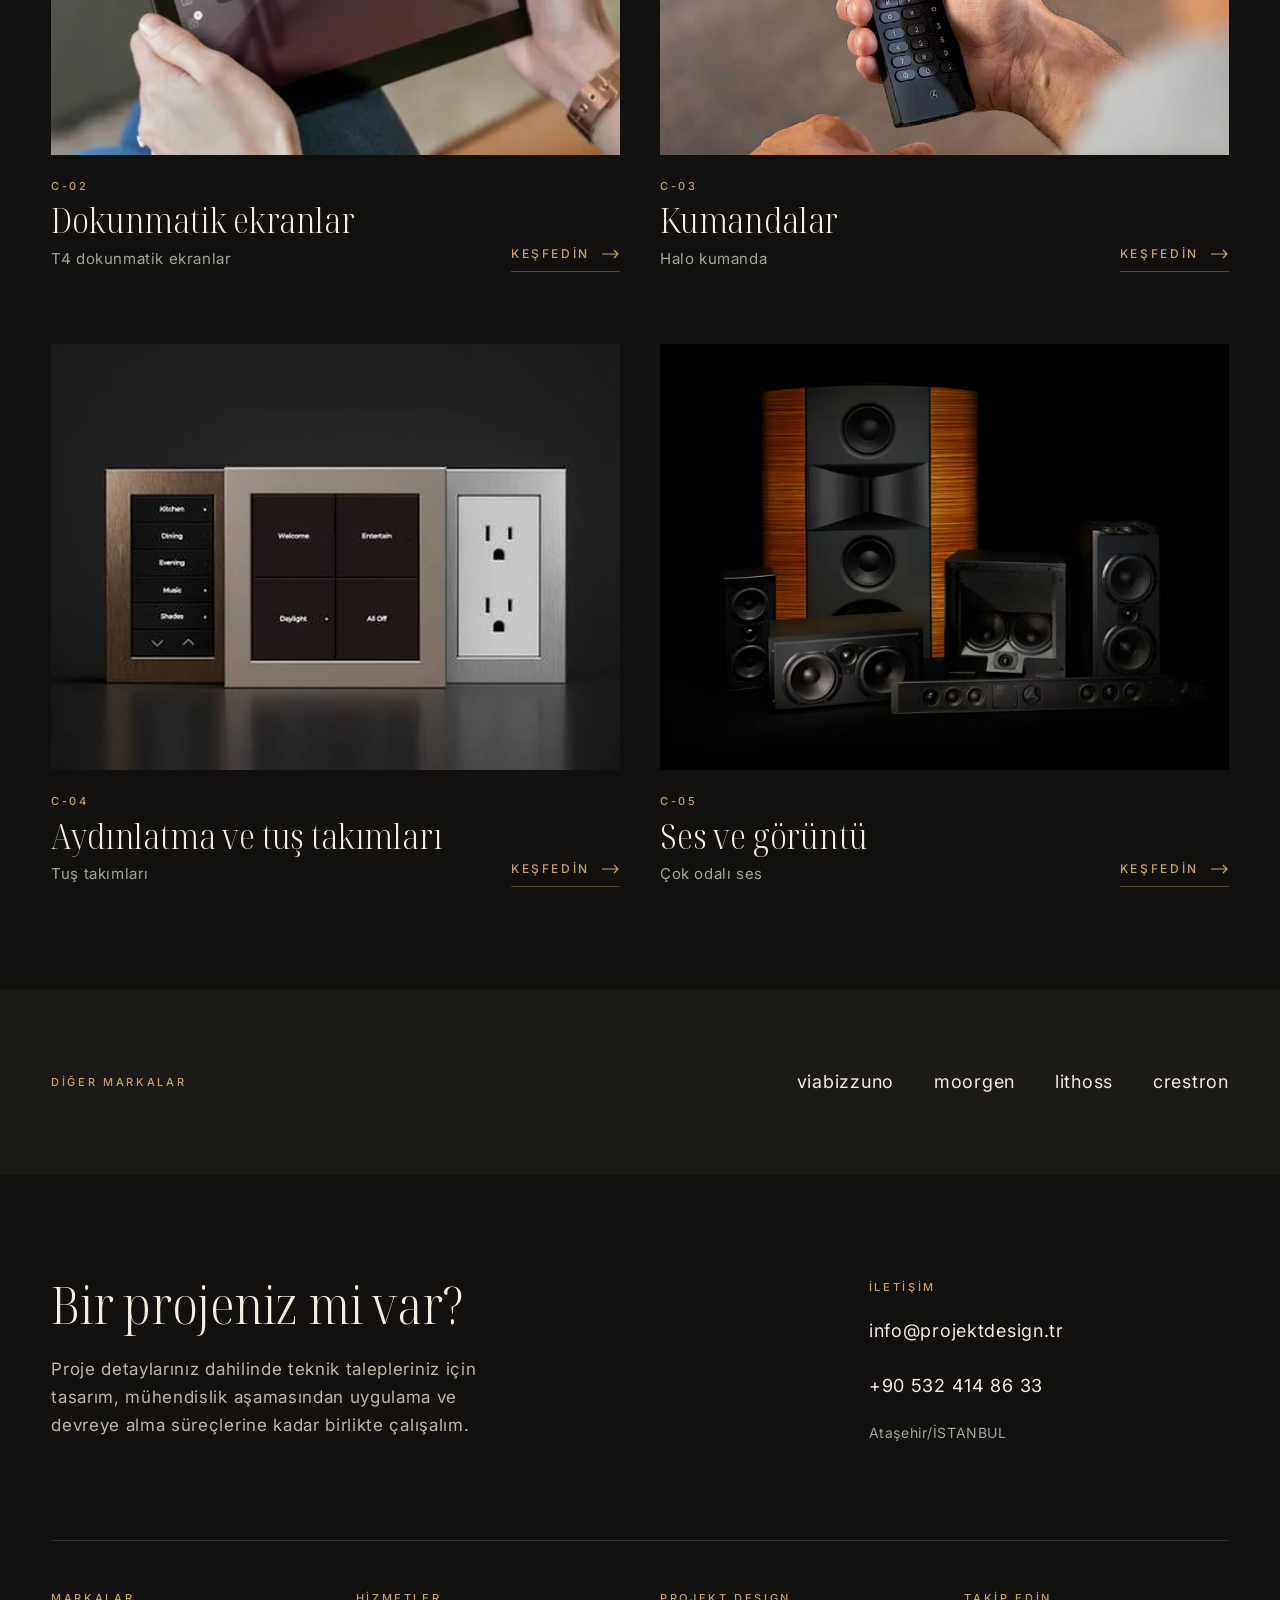
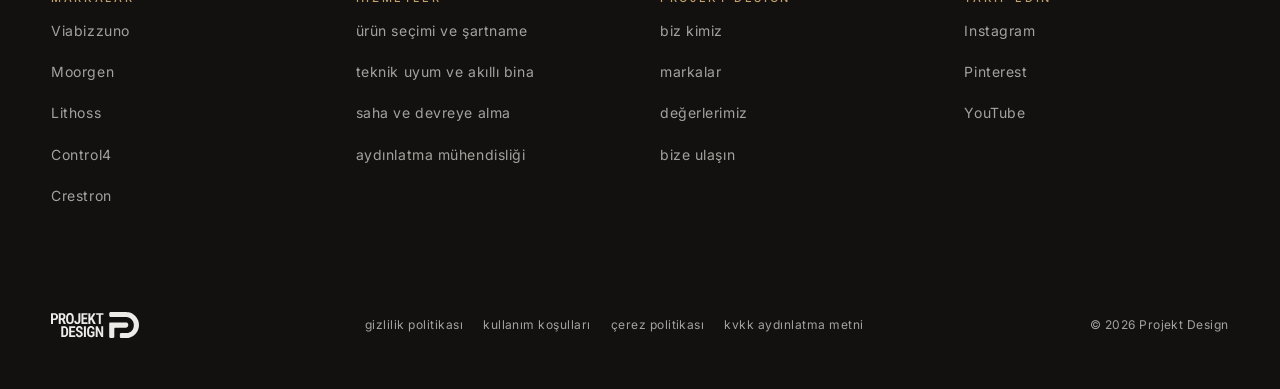
<file: control4.html>
<!doctype html>
<html lang="tr">
<head>
<meta charset="utf-8">
<meta name="viewport" content="width=device-width, initial-scale=1">
<title>Projekt Design — Control4</title>
<meta name="description" content="Control4 ürünleri — Projekt Design marka seçkisi.">
<meta name="theme-color" content="#121110">
<link rel="icon" href="assets/logo.svg" type="image/svg+xml">
<link rel="preconnect" href="https://fonts.googleapis.com">
<link rel="stylesheet" href="https://fonts.googleapis.com/css2?family=Noto+Serif+Display:wdth,wght@62.5..100,300..600&amp;family=Inter:wght@300;400;500;600&amp;family=Archivo:wdth,wght@62..125,100..900&amp;display=swap">
<style>
body{margin:0;background:#121110}
a{color:#F2ECE1;text-decoration:none}
a:hover{color:#C4A06A}
.pd-row::-webkit-scrollbar{height:2px}
.pd-row::-webkit-scrollbar-thumb{background:#5F5950}
.pd-card img{transition:transform .9s cubic-bezier(.2,.7,.2,1)}
.pd-card:hover img{transform:scale(1.04)}
.pd-nav a{font-family:'Inter','Helvetica Neue',Helvetica,sans-serif;font-size:11px;font-weight:500;letter-spacing:0.24em;text-transform:uppercase;color:#a3a29d;text-decoration:none;padding:12px 0 6px;background-image:linear-gradient(#B08C5E,#B08C5E);background-size:0% 1px;background-position:0 100%;background-repeat:no-repeat;transition:all .6s cubic-bezier(.16,1,.3,1)}
.pd-nav a:hover,.pd-nav a:focus-visible{color:#F2ECE1;background-size:100% 1px}
.pd-lbl{font-family:'Inter','Helvetica Neue',Helvetica,sans-serif;font-size:11px;font-weight:500;letter-spacing:0.24em;text-transform:uppercase;color:#C4A06A;margin:0}
.pd-link{display:inline-flex;align-items:center;gap:12px;padding:6px 0 8px;text-decoration:none;font-family:'Inter','Helvetica Neue',Helvetica,sans-serif;font-size:12px;font-weight:500;letter-spacing:0.22em;text-transform:uppercase;color:#C4A06A;background-image:linear-gradient(#C4A06A,#C4A06A),linear-gradient(rgba(196,160,106,.35),rgba(196,160,106,.35));background-size:0% 1px,100% 1px;background-position:0 100%,0 100%;background-repeat:no-repeat;transition:all .6s cubic-bezier(.16,1,.3,1)}
.pd-link:hover,.pd-link:focus-visible{color:#F2ECE1;background-size:100% 1px,100% 1px}
.pd-link svg{transition:transform .6s cubic-bezier(.16,1,.3,1)}
.pd-link:hover svg{transform:translateX(6px)}
.pd-cream .pd-link{color:#1f1d1a;background-image:linear-gradient(#1f1d1a,#1f1d1a),linear-gradient(#bdb5a8,#bdb5a8)}
.pd-flink{text-decoration:none;color:#a3a29d;font-size:14px;letter-spacing:0.04em;padding:6px 0;align-self:flex-start;background-image:linear-gradient(#F2ECE1,#F2ECE1);background-size:0% 1px;background-position:0 100%;background-repeat:no-repeat;transition:all .6s cubic-bezier(.16,1,.3,1)}
.pd-flink:hover,.pd-flink:focus-visible{color:#F2ECE1;background-size:100% 1px}
.pd-other:hover,.pd-other:focus-visible{color:#C4A06A!important;background-image:linear-gradient(#C4A06A,#C4A06A)}
.pd-burger{width:48px;height:48px;display:inline-flex;align-items:center;justify-content:center;background:transparent;border:1px solid #5a5a5a;color:#F2ECE1;cursor:pointer;padding:0;transition:all .6s cubic-bezier(.16,1,.3,1)}
.pd-burger:hover,.pd-burger:focus-visible{border-color:#F2ECE1}
.pd-mlink{display:flex;justify-content:space-between;align-items:baseline;gap:24px;padding:16px 0;border-bottom:1px solid #3d3d3d;color:#F2ECE1;text-decoration:none;transition:all .6s cubic-bezier(.16,1,.3,1)}
.pd-mlink:hover,.pd-mlink:focus-visible{padding-left:14px;color:#F2ECE1}
.pd-msub{font-family:'Inter','Helvetica Neue',Helvetica,sans-serif;font-size:13px;letter-spacing:0.04em;color:#a3a29d;text-decoration:none}
.pd-msub:hover{color:#F2ECE1}
@media (max-width: 860px){.pd-nav-top{display:none !important}header .pd-burger{margin-left:auto}}
.pd-chip{font-family:'Inter','Helvetica Neue',Helvetica,sans-serif;font-size:11px;font-weight:500;letter-spacing:0.22em;text-transform:uppercase;color:#F2ECE1;border:1px solid #5a5a5a;padding:12px 18px;display:inline-flex;gap:10px;align-items:baseline}
.rv-host .rv-w{display:inline-block;opacity:0;transform:translateY(.35em)}
.rv-host.rv-in .rv-w{opacity:1;transform:none;transition:opacity .5s ease-out,transform .6s cubic-bezier(.16,1,.3,1);transition-delay:calc(var(--l,0) * 180ms)}
.rv-img{opacity:0;transform:translateY(56px);transition:opacity 1s ease-out,transform 1.2s cubic-bezier(.16,1,.3,1)}
.rv-img.rv-in{opacity:1;transform:none}
@media (prefers-reduced-motion: reduce){.rv-host .rv-w,.rv-img{opacity:1!important;transform:none!important}}
</style>
<link rel="stylesheet" href="assets/site.css">
</head>
<body>
<div style="font-family: 'Inter', 'Helvetica Neue', Helvetica, sans-serif; font-size: 16px; line-height: 1.65; letter-spacing: 0.03em; background: #121110; color: #F2ECE1; width: 100%; overflow: hidden">

  <!-- HEADER -->
  <header style="position: fixed; top: 0; left: 0; right: 0; z-index: 6; display: flex; flex-wrap: nowrap; align-items: center; gap: 24px clamp(24px, 3vw, 48px); padding: 16px clamp(20px, 4vw, 64px); background: rgba(18,17,16,.40); -webkit-backdrop-filter: blur(10px); backdrop-filter: blur(10px); border-bottom: 1px solid rgba(242,236,225,.06)">
    <a href="index.html" aria-label="Projekt Design ana sayfa" style="display: flex; align-items: center">
      <img src="assets/logo.svg" alt="Projekt Design" style="height: 34px; width: auto; display: block">
    </a>
    <nav class="pd-nav pd-nav-top" aria-label="Ana menü" style="margin-left: auto; display: flex; flex-wrap: wrap; align-items: center; gap: 4px clamp(20px, 3vw, 48px)">
      <a href="index.html#markalar">markalar</a>
      <a href="akilli-bina.html">akıllı bina</a>
      <a href="aydinlatma.html">aydınlatma</a>
      <a href="hakkimizda.html">hakkımızda</a>
      <a href="#iletisim">iletişim</a>
    </nav>
    <button type="button" class="pd-burger" aria-label="Menüyü aç" aria-expanded="false" aria-controls="pd-menu">
      <span class="pd-ic-close"><svg aria-hidden="true" width="18" height="18" viewBox="0 0 18 18" fill="none" stroke="currentColor" stroke-width="1.2"><path d="M2 2l14 14M16 2L2 16"/></svg></span>
      <span class="pd-ic-open"><svg aria-hidden="true" width="22" height="12" viewBox="0 0 22 12" fill="none" stroke="currentColor" stroke-width="1.2"><path d="M0 1h22M0 11h22"/></svg></span>
    </button>
  </header>

  
    <div id="pd-menu" hidden role="dialog" aria-label="Menü" style="position: fixed; inset: 0; z-index: 4; background: #121110; overflow-y: auto">
      <div style="max-width: 1440px; margin: 0 auto; padding: 124px clamp(20px, 4vw, 64px) 64px; box-sizing: border-box; display: flex; flex-wrap: wrap; gap: 48px 96px">
        <nav aria-label="Menü bağlantıları" style="flex: 1.4 1 480px; display: flex; flex-direction: column; border-top: 1px solid #3d3d3d">
          <a class="pd-mlink" href="index.html#markalar" style="font-family: 'Noto Serif Display', Garamond, 'Times New Roman', serif; font-stretch: 84%; font-weight: 300; font-size: clamp(34px, 4vw, 56px); line-height: 1.1; letter-spacing: -0.005em">Markalar<span aria-hidden="true" style="font-family: 'Inter', sans-serif; font-size: 16px; color: #a3a29d">→</span></a>
          <a class="pd-mlink" href="akilli-bina.html" style="font-family: 'Noto Serif Display', Garamond, 'Times New Roman', serif; font-stretch: 84%; font-weight: 300; font-size: clamp(34px, 4vw, 56px); line-height: 1.1; letter-spacing: -0.005em">Akıllı bina<span aria-hidden="true" style="font-family: 'Inter', sans-serif; font-size: 16px; color: #a3a29d">→</span></a>
          <a class="pd-mlink" href="aydinlatma.html" style="font-family: 'Noto Serif Display', Garamond, 'Times New Roman', serif; font-stretch: 84%; font-weight: 300; font-size: clamp(34px, 4vw, 56px); line-height: 1.1; letter-spacing: -0.005em">Aydınlatma<span aria-hidden="true" style="font-family: 'Inter', sans-serif; font-size: 16px; color: #a3a29d">→</span></a>
          <a class="pd-mlink" href="hakkimizda.html" style="font-family: 'Noto Serif Display', Garamond, 'Times New Roman', serif; font-stretch: 84%; font-weight: 300; font-size: clamp(34px, 4vw, 56px); line-height: 1.1; letter-spacing: -0.005em">Hakkımızda<span aria-hidden="true" style="font-family: 'Inter', sans-serif; font-size: 16px; color: #a3a29d">→</span></a>
          <a class="pd-mlink" href="#iletisim" style="font-family: 'Noto Serif Display', Garamond, 'Times New Roman', serif; font-stretch: 84%; font-weight: 300; font-size: clamp(34px, 4vw, 56px); line-height: 1.1; letter-spacing: -0.005em">İletişim<span aria-hidden="true" style="font-family: 'Inter', sans-serif; font-size: 16px; color: #a3a29d">→</span></a>
        </nav>
        <div style="flex: 1 1 280px; display: flex; flex-direction: column; gap: 40px; padding-top: 18px">
          <div style="display: flex; flex-direction: column; gap: 12px">
            <p class="pd-lbl">markalar</p>
            <a class="pd-msub" href="viabizzuno.html">Viabizzuno</a>
            <a class="pd-msub" href="moorgen.html">Moorgen</a>
            <a class="pd-msub" href="lithoss.html">Lithoss</a>
            <a class="pd-msub" href="control4.html" aria-current="page" style="color: #F2ECE1">Control4</a>
            <a class="pd-msub" href="crestron.html">Crestron</a>
          </div>
          <div style="display: flex; flex-direction: column; gap: 12px">
            <p class="pd-lbl">iletişim</p>
            <a class="pd-msub" href="mailto:info@projektdesign.tr">info@projektdesign.tr</a>
            <a class="pd-msub" href="tel:+905324148633">+90 532 414 86 33</a>
          </div>
        </div>
      </div>
    </div>

  <!-- HERO -->
  <section style="max-width: 1440px; margin: 0 auto; padding: clamp(140px, 14vw, 200px) clamp(20px, 4vw, 64px) 72px; box-sizing: border-box; display: flex; flex-direction: column; gap: 40px">
    <nav aria-label="Konum" class="pd-lbl" style="display: flex; flex-wrap: wrap; gap: 10px; color: #a3a29d">
      <a href="index.html" style="color: #a3a29d; text-decoration: none">ana sayfa</a><span aria-hidden="true">/</span>
      <a href="index.html#markalar" style="color: #a3a29d; text-decoration: none">markalar</a><span aria-hidden="true">/</span>
      <span aria-current="page" style="color: #F2ECE1">control4</span>
    </nav>
    <div style="display: flex; flex-wrap: wrap; gap: 40px 96px; align-items: flex-end">
      <div style="flex: 1 1 520px; display: flex; flex-direction: column; gap: 24px">
        <p class="pd-lbl">marka 04 · ABD · ev otomasyonu</p>
        <h1 style="margin: 0; font-family: 'Archivo', 'Inter', 'Helvetica Neue', Helvetica, sans-serif; font-stretch: 75%; font-weight: 250; font-size: clamp(34px, calc(4.4vw + 12px), 76px); line-height: 0.95; letter-spacing: -0.01em; text-transform: uppercase; color: #F2ECE1">CONTROL4 ÜRÜNLERİNİ KEŞFEDİN</h1>
      </div>
      <div style="flex: 1 1 400px; display: flex; flex-direction: column; gap: 20px">
        <p style="margin: 0; font-family: 'Noto Serif Display', Garamond, 'Times New Roman', serif; font-stretch: 84%; font-weight: 300; font-size: 26px; line-height: 1.25">tasarım detayda saklıdır</p>
        <p style="margin: 0; font-size: 17px; line-height: 1.65; letter-spacing: 0.04em; text-wrap: pretty; color: #cfcdc7">[Marka tanıtımı — bütünleşik ev otomasyonu: aydınlatma, ses, görüntü, iklim ve güvenlik tek platformda.]</p>
      </div>
    </div>
  </section>

  <!-- CATEGORY TABS -->
  <nav aria-label="Control4 kategorileri" class="pd-nav" style="max-width: 1440px; margin: 0 auto; padding: 0 clamp(20px, 4vw, 64px); box-sizing: border-box">
    <div style="display: flex; flex-wrap: wrap; align-items: center; row-gap: 8px; padding: 22px 0; margin-left: calc(-1 * clamp(14px, 1.6vw, 24px)); border-top: 1px solid #3d3d3d; border-bottom: 1px solid #3d3d3d">
        <a href="#kontrolorler" style="padding: 4px clamp(14px, 1.6vw, 24px); ">kontrolörler</a>
        <a href="#dokunmatik-ekranlar" style="padding: 4px clamp(14px, 1.6vw, 24px); border-left: 1px solid #5a5a5a;">dokunmatik ekranlar</a>
        <a href="#kumandalar" style="padding: 4px clamp(14px, 1.6vw, 24px); border-left: 1px solid #5a5a5a;">kumandalar</a>
        <a href="#aydinlatma-ve-tus-takimlari" style="padding: 4px clamp(14px, 1.6vw, 24px); border-left: 1px solid #5a5a5a;">aydınlatma ve tuş takımları</a>
        <a href="#ses-ve-goruntu" style="padding: 4px clamp(14px, 1.6vw, 24px); border-left: 1px solid #5a5a5a;">ses ve görüntü</a>
    </div>
  </nav>

  <!-- CATEGORY GRID -->
  <section style="max-width: 1440px; margin: 0 auto; padding: 72px clamp(20px, 4vw, 64px) clamp(56px, 8vw, 140px); box-sizing: border-box">
    <div style="display: grid; grid-template-columns: repeat(auto-fit, minmax(min(100%, 420px), 1fr)); gap: 72px 40px">
      <a class="pd-card" id="kontrolorler" href="#" style="grid-column: 1 / -1; display: flex; flex-direction: column; gap: 22px; text-decoration: none; color: #F2ECE1">
        <div style="position: relative; overflow: hidden; aspect-ratio: 21 / 9; background: #1C1A17">
          <img src="assets/img-dd6b36d43c.jpg" alt="Koyu dokulu duvarda Control4 sahne tuş takımına dokunan el, Good Morning ve Goodnight tuşları" style="position: absolute; inset: 0; width: 100%; height: 100%; object-fit: cover; object-position: center 40%">
        </div>
        <div style="display: flex; flex-wrap: wrap; justify-content: space-between; align-items: flex-end; gap: 12px 24px">
          <div style="display: flex; flex-direction: column; gap: 8px">
            <span class="pd-lbl">C-01</span>
            <span style="font-family: 'Noto Serif Display', Garamond, 'Times New Roman', serif; font-stretch: 84%; font-weight: 300; font-size: clamp(34px, 3.4vw, 52px); line-height: 1.05; letter-spacing: -0.005em">Kontrolörler</span>
            <span style="font-size: 15px; letter-spacing: 0.04em; color: #a3a29d">CORE 1 · CORE 3 · CORE 5</span>
          </div>
          <span class="pd-link">keşfedin<svg aria-hidden="true" width="18" height="10" viewBox="0 0 18 10" fill="none" stroke="currentColor" stroke-width="1.2"><path d="M0 5h16M12 1l4 4-4 4"/></svg></span>
        </div>
      </a>
      <a class="pd-card" id="dokunmatik-ekranlar" href="#" style="grid-column: auto; display: flex; flex-direction: column; gap: 22px; text-decoration: none; color: #F2ECE1">
        <div style="position: relative; overflow: hidden; aspect-ratio: 4 / 3; background: #1C1A17">
          <img src="assets/img-7062ea8d15.jpg" alt="Elde tutulan Control4 dokunmatik ekran, oda kontrolü ve müzik arayüzü" style="position: absolute; inset: 0; width: 100%; height: 100%; object-fit: cover; object-position: center 45%">
        </div>
        <div style="display: flex; flex-wrap: wrap; justify-content: space-between; align-items: flex-end; gap: 12px 24px">
          <div style="display: flex; flex-direction: column; gap: 8px">
            <span class="pd-lbl">C-02</span>
            <span style="font-family: 'Noto Serif Display', Garamond, 'Times New Roman', serif; font-stretch: 84%; font-weight: 300; font-size: 34px; line-height: 1.05; letter-spacing: -0.005em">Dokunmatik ekranlar</span>
            <span style="font-size: 15px; letter-spacing: 0.04em; color: #a3a29d">T4 dokunmatik ekranlar</span>
          </div>
          <span class="pd-link">keşfedin<svg aria-hidden="true" width="18" height="10" viewBox="0 0 18 10" fill="none" stroke="currentColor" stroke-width="1.2"><path d="M0 5h16M12 1l4 4-4 4"/></svg></span>
        </div>
      </a>
      <a class="pd-card" id="kumandalar" href="#" style="grid-column: auto; display: flex; flex-direction: column; gap: 22px; text-decoration: none; color: #F2ECE1">
        <div style="position: relative; overflow: hidden; aspect-ratio: 4 / 3; background: #1C1A17">
          <img src="assets/img-5a3ff7e53a.jpg" alt="Elde tutulan Control4 Halo ekranlı uzaktan kumanda" style="position: absolute; inset: 0; width: 100%; height: 100%; object-fit: cover; object-position: 40% center">
        </div>
        <div style="display: flex; flex-wrap: wrap; justify-content: space-between; align-items: flex-end; gap: 12px 24px">
          <div style="display: flex; flex-direction: column; gap: 8px">
            <span class="pd-lbl">C-03</span>
            <span style="font-family: 'Noto Serif Display', Garamond, 'Times New Roman', serif; font-stretch: 84%; font-weight: 300; font-size: 34px; line-height: 1.05; letter-spacing: -0.005em">Kumandalar</span>
            <span style="font-size: 15px; letter-spacing: 0.04em; color: #a3a29d">Halo kumanda</span>
          </div>
          <span class="pd-link">keşfedin<svg aria-hidden="true" width="18" height="10" viewBox="0 0 18 10" fill="none" stroke="currentColor" stroke-width="1.2"><path d="M0 5h16M12 1l4 4-4 4"/></svg></span>
        </div>
      </a>
      <a class="pd-card" id="aydinlatma-ve-tus-takimlari" href="#" style="grid-column: auto; display: flex; flex-direction: column; gap: 22px; text-decoration: none; color: #F2ECE1">
        <div style="position: relative; overflow: hidden; aspect-ratio: 4 / 3; background: #1C1A17">
          <img src="assets/img-aee2ac945a.jpg" alt="Siyah zeminde bronz, şampanya ve gümüş çerçeveli Control4 Lux tuş takımları ve priz" style="position: absolute; inset: 0; width: 100%; height: 100%; object-fit: cover; object-position: center 60%">
        </div>
        <div style="display: flex; flex-wrap: wrap; justify-content: space-between; align-items: flex-end; gap: 12px 24px">
          <div style="display: flex; flex-direction: column; gap: 8px">
            <span class="pd-lbl">C-04</span>
            <span style="font-family: 'Noto Serif Display', Garamond, 'Times New Roman', serif; font-stretch: 84%; font-weight: 300; font-size: 34px; line-height: 1.05; letter-spacing: -0.005em">Aydınlatma ve tuş takımları</span>
            <span style="font-size: 15px; letter-spacing: 0.04em; color: #a3a29d">Tuş takımları</span>
          </div>
          <span class="pd-link">keşfedin<svg aria-hidden="true" width="18" height="10" viewBox="0 0 18 10" fill="none" stroke="currentColor" stroke-width="1.2"><path d="M0 5h16M12 1l4 4-4 4"/></svg></span>
        </div>
      </a>
      <a class="pd-card" id="ses-ve-goruntu" href="#" style="grid-column: auto; display: flex; flex-direction: column; gap: 22px; text-decoration: none; color: #F2ECE1">
        <div style="position: relative; overflow: hidden; aspect-ratio: 4 / 3; background: #000">
          <img src="assets/img-f0efc850d4.jpg" alt="Siyah zeminde Triad ev sineması hoparlör ailesi: ahşap kaplamalı ana hoparlör, merkez kanal ve soundbar" style="position: absolute; inset: 0; width: 100%; height: 100%; object-fit: cover; object-position: 45% center">
        </div>
        <div style="display: flex; flex-wrap: wrap; justify-content: space-between; align-items: flex-end; gap: 12px 24px">
          <div style="display: flex; flex-direction: column; gap: 8px">
            <span class="pd-lbl">C-05</span>
            <span style="font-family: 'Noto Serif Display', Garamond, 'Times New Roman', serif; font-stretch: 84%; font-weight: 300; font-size: 34px; line-height: 1.05; letter-spacing: -0.005em">Ses ve görüntü</span>
            <span style="font-size: 15px; letter-spacing: 0.04em; color: #a3a29d">Çok odalı ses</span>
          </div>
          <span class="pd-link">keşfedin<svg aria-hidden="true" width="18" height="10" viewBox="0 0 18 10" fill="none" stroke="currentColor" stroke-width="1.2"><path d="M0 5h16M12 1l4 4-4 4"/></svg></span>
        </div>
      </a>
    </div>
  </section>

  <!-- OTHER BRANDS -->
  <section style="background: #1C1A17">
    <div style="max-width: 1440px; margin: 0 auto; padding: 72px clamp(20px, 4vw, 64px); box-sizing: border-box; display: flex; flex-wrap: wrap; justify-content: space-between; align-items: center; gap: 24px 48px">
      <p class="pd-lbl">diğer markalar</p>
      <div style="display: flex; flex-wrap: wrap; gap: 8px 40px">
        <a class="pd-flink pd-other" href="viabizzuno.html" style="font-size: 18px; color: #F2ECE1">viabizzuno</a>
        <a class="pd-flink pd-other" href="moorgen.html" style="font-size: 18px; color: #F2ECE1">moorgen</a>
        <a class="pd-flink pd-other" href="lithoss.html" style="font-size: 18px; color: #F2ECE1">lithoss</a>
        <a class="pd-flink pd-other" href="crestron.html" style="font-size: 18px; color: #F2ECE1">crestron</a>
      </div>
    </div>
  </section>

  <!-- CONTACT + FOOTER -->
  <footer id="iletisim" style="max-width: 1440px; margin: 0 auto; padding: clamp(56px, 8vw, 140px) clamp(20px, 4vw, 64px) 48px; box-sizing: border-box; display: flex; flex-direction: column; gap: 96px">
    <div style="display: flex; flex-wrap: wrap; justify-content: space-between; gap: 48px">
      <div style="flex: 1 1 420px; display: flex; flex-direction: column; gap: 24px">
        <h2 style="margin: 0; font-family: 'Noto Serif Display', Garamond, 'Times New Roman', serif; font-stretch: 84%; font-weight: 300; font-size: clamp(36px, 4vw, 60px); line-height: 1.05; letter-spacing: -0.005em">Bir projeniz mi var?</h2>
        <p style="margin: 0; max-width: 460px; font-size: 17px; line-height: 1.65; letter-spacing: 0.04em; text-wrap: pretty; color: #BDB5A8">Proje detaylarınız dahilinde teknik talepleriniz için tasarım, mühendislik aşamasından uygulama ve devreye alma süreçlerine kadar birlikte çalışalım.</p>
      </div>
      <div style="flex: 0 1 360px; display: flex; flex-direction: column; gap: 14px">
        <p class="pd-lbl">iletişim</p>
        <a class="pd-flink" href="mailto:info@projektdesign.tr" style="font-size: 18px; color: #F2ECE1">info@projektdesign.tr</a>
        <a class="pd-flink" href="tel:+905324148633" style="font-size: 18px; color: #F2ECE1">+90 532 414 86 33</a>
        <span style="font-size: 14px; letter-spacing: 0.04em; color: #a3a29d">Ataşehir/İSTANBUL</span>
      </div>
    </div>

    <div style="display: grid; grid-template-columns: repeat(auto-fit, minmax(180px, 1fr)); gap: 40px; padding-top: 48px; border-top: 1px solid rgba(242,236,225,.15)">
      <div style="display: flex; flex-direction: column; gap: 6px">
        <p class="pd-lbl">markalar</p>
        <a class="pd-flink" href="viabizzuno.html">Viabizzuno</a><a class="pd-flink" href="moorgen.html">Moorgen</a><a class="pd-flink" href="lithoss.html">Lithoss</a><a class="pd-flink" href="control4.html">Control4</a><a class="pd-flink" href="crestron.html">Crestron</a>
      </div>
      <div style="display: flex; flex-direction: column; gap: 6px">
        <p class="pd-lbl">hizmetler</p>
        <a class="pd-flink" href="#">ürün seçimi ve şartname</a><a class="pd-flink" href="#">teknik uyum ve akıllı bina</a><a class="pd-flink" href="index.html#hizmetler">saha ve devreye alma</a><a class="pd-flink" href="#">aydınlatma mühendisliği</a>
      </div>
      <div style="display: flex; flex-direction: column; gap: 6px">
        <p class="pd-lbl">PROJEKT DESIGN</p>
        <a class="pd-flink" href="hakkimizda.html">biz kimiz</a><a class="pd-flink" href="index.html#markalar">markalar</a><a class="pd-flink" href="index.html#degerlerimiz">değerlerimiz</a><a class="pd-flink" href="#iletisim">bize ulaşın</a>
      </div>
      <div style="display: flex; flex-direction: column; gap: 6px">
        <p class="pd-lbl">takip edin</p>
        <a class="pd-flink" href="#">Instagram</a><a class="pd-flink" href="#">Pinterest</a><a class="pd-flink" href="#">YouTube</a>
      </div>
    </div>

    <div style="display: flex; flex-wrap: wrap; justify-content: space-between; align-items: center; gap: 24px; font-size: 12px; letter-spacing: 0.04em; color: #a3a29d">
      <img src="assets/logo.svg" alt="Projekt Design" style="height: 26px; width: auto">
      <span style="display: flex; flex-wrap: wrap; gap: 20px">
        <a class="pd-flink" href="#" style="font-size: 12px">gizlilik politikası</a>
        <a class="pd-flink" href="#" style="font-size: 12px">kullanım koşulları</a>
        <a class="pd-flink" href="#" style="font-size: 12px">çerez politikası</a>
        <a class="pd-flink" href="#" style="font-size: 12px">kvkk aydınlatma metni</a>
      </span>
      <span>© 2026 Projekt Design</span>
    </div>
  </footer>
</div>
<script src="assets/site.js" defer></script>
<script src="assets/pd-effects.js" defer></script>
</body>
</html>
</file>
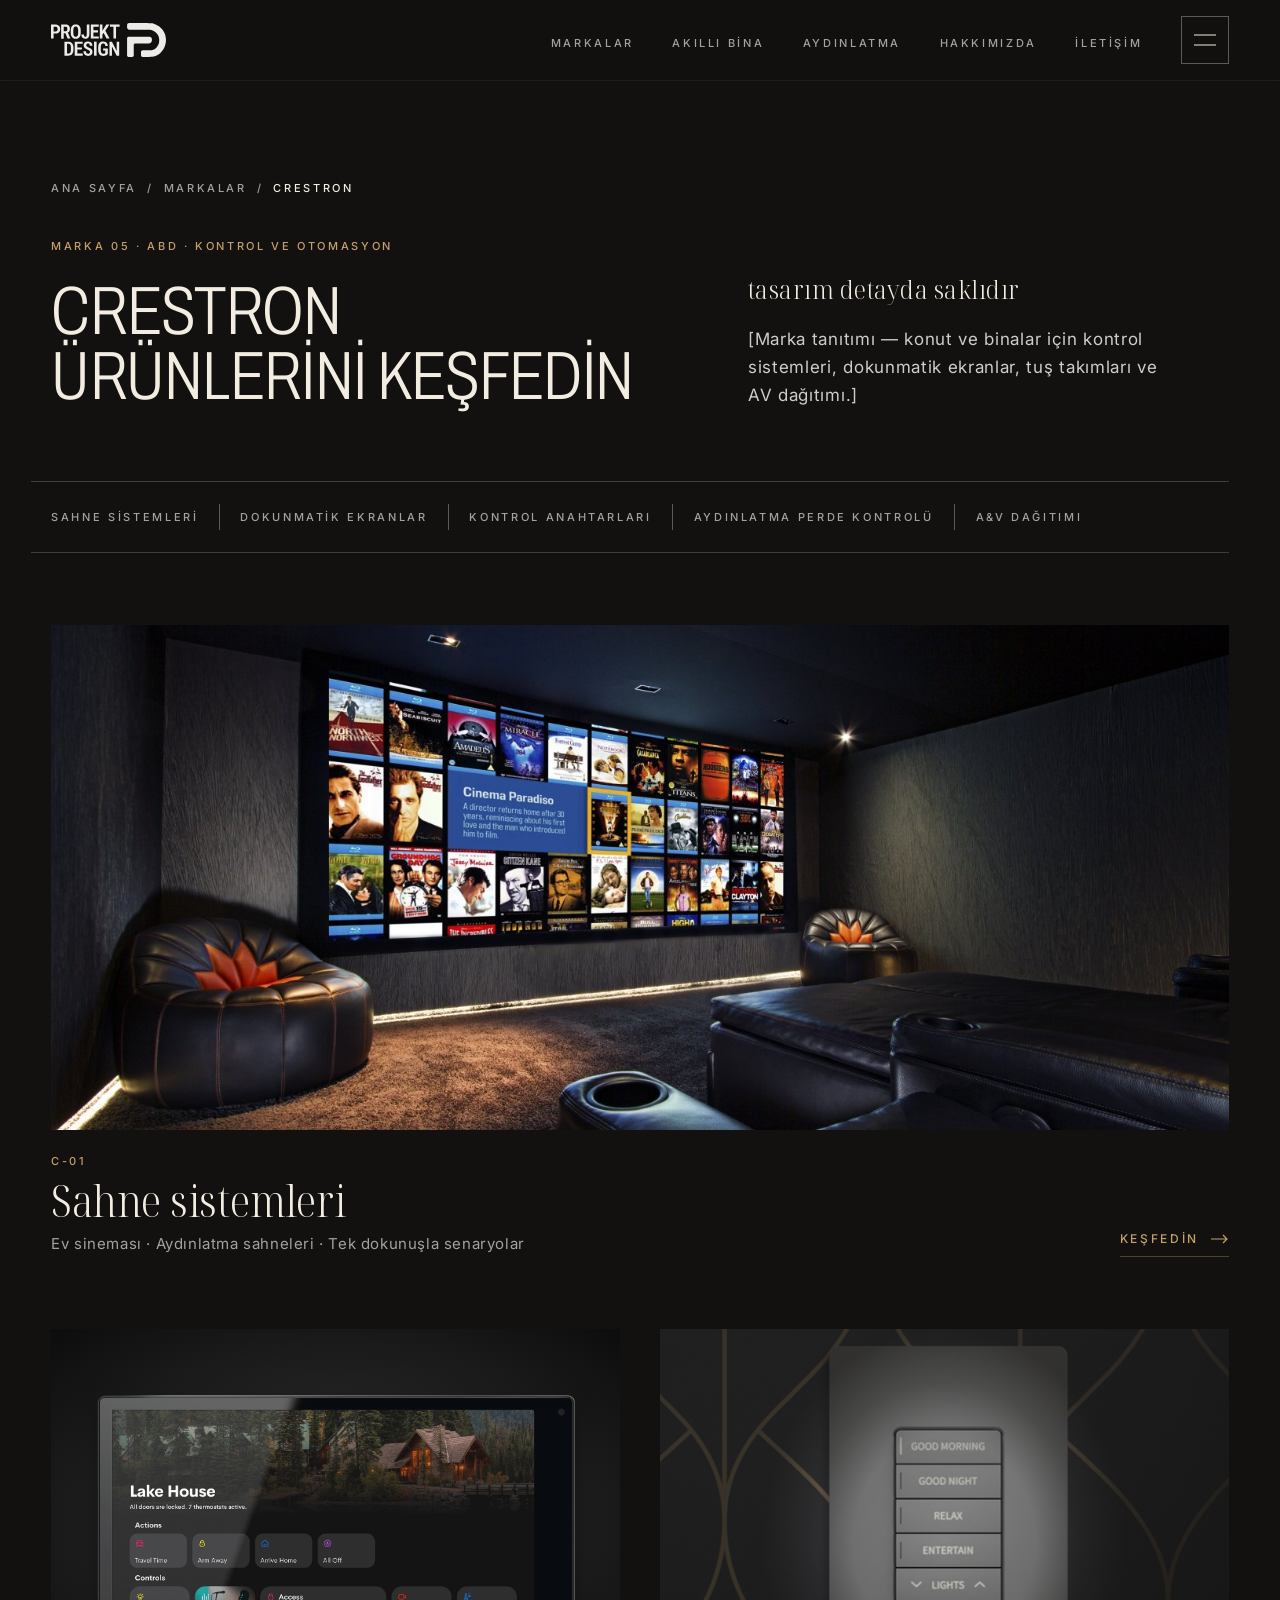
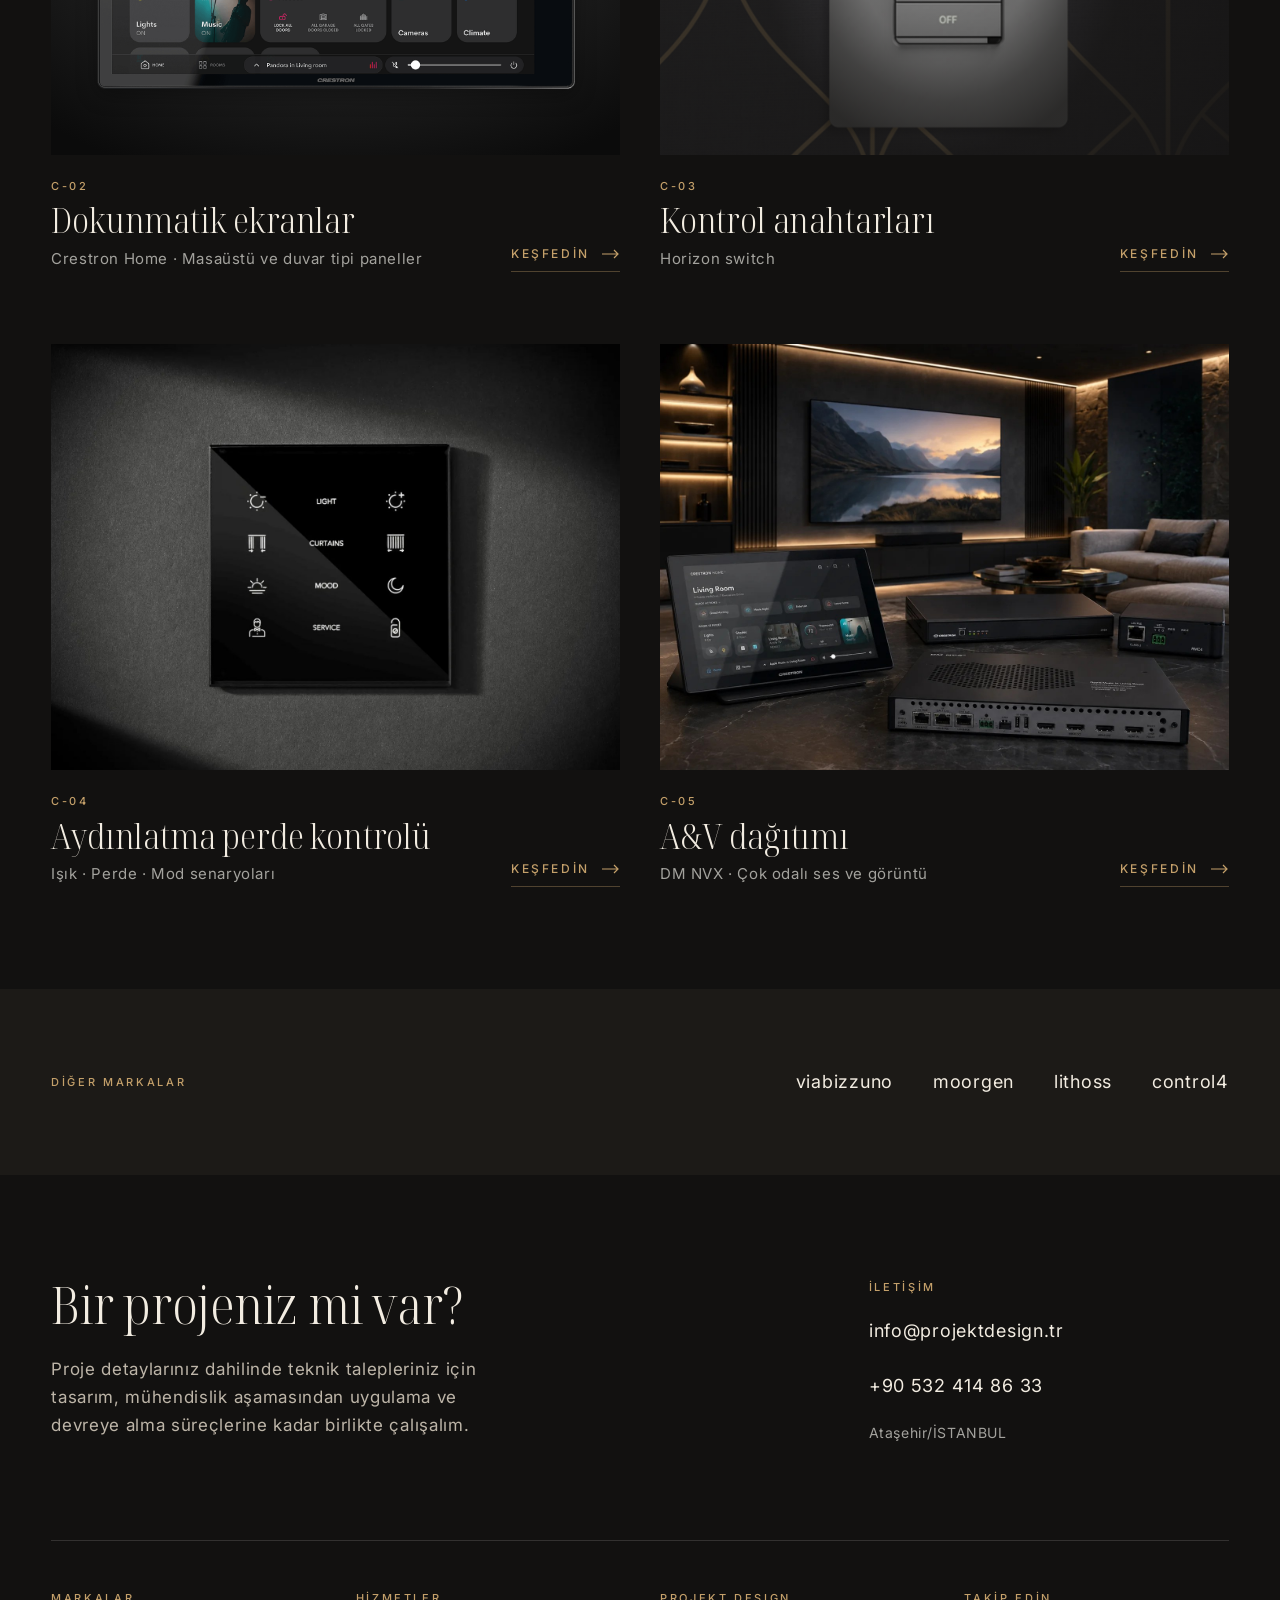
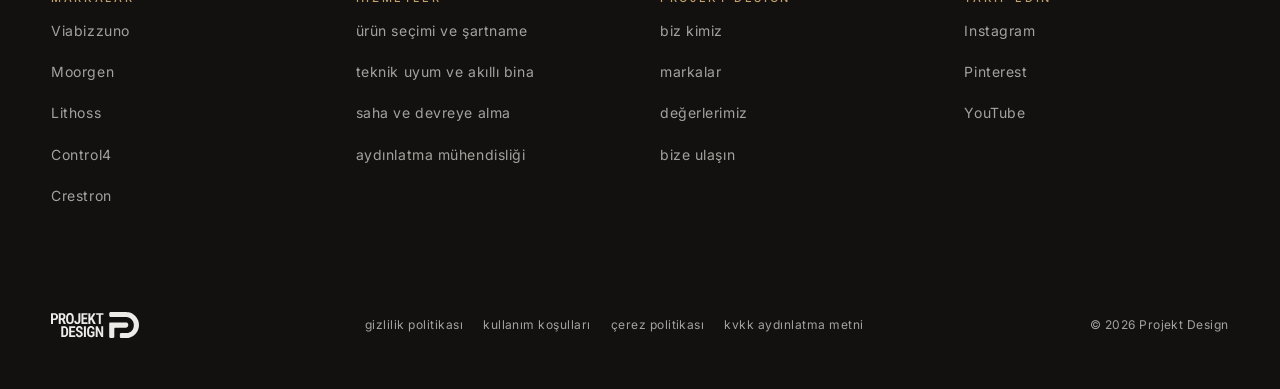
<file: crestron.html>
<!doctype html>
<html lang="tr">
<head>
<meta charset="utf-8">
<meta name="viewport" content="width=device-width, initial-scale=1">
<title>Projekt Design — Crestron</title>
<meta name="description" content="Crestron ürünleri — Projekt Design marka seçkisi.">
<meta name="theme-color" content="#121110">
<link rel="icon" href="assets/logo.svg" type="image/svg+xml">
<link rel="preconnect" href="https://fonts.googleapis.com">
<link rel="stylesheet" href="https://fonts.googleapis.com/css2?family=Noto+Serif+Display:wdth,wght@62.5..100,300..600&amp;family=Inter:wght@300;400;500;600&amp;family=Archivo:wdth,wght@62..125,100..900&amp;display=swap">
<style>
body{margin:0;background:#121110}
a{color:#F2ECE1;text-decoration:none}
a:hover{color:#C4A06A}
.pd-row::-webkit-scrollbar{height:2px}
.pd-row::-webkit-scrollbar-thumb{background:#5F5950}
.pd-card img{transition:transform .9s cubic-bezier(.2,.7,.2,1)}
.pd-card:hover img{transform:scale(1.04)}
.pd-nav a{font-family:'Inter','Helvetica Neue',Helvetica,sans-serif;font-size:11px;font-weight:500;letter-spacing:0.24em;text-transform:uppercase;color:#a3a29d;text-decoration:none;padding:12px 0 6px;background-image:linear-gradient(#B08C5E,#B08C5E);background-size:0% 1px;background-position:0 100%;background-repeat:no-repeat;transition:all .6s cubic-bezier(.16,1,.3,1)}
.pd-nav a:hover,.pd-nav a:focus-visible{color:#F2ECE1;background-size:100% 1px}
.pd-lbl{font-family:'Inter','Helvetica Neue',Helvetica,sans-serif;font-size:11px;font-weight:500;letter-spacing:0.24em;text-transform:uppercase;color:#C4A06A;margin:0}
.pd-link{display:inline-flex;align-items:center;gap:12px;padding:6px 0 8px;text-decoration:none;font-family:'Inter','Helvetica Neue',Helvetica,sans-serif;font-size:12px;font-weight:500;letter-spacing:0.22em;text-transform:uppercase;color:#C4A06A;background-image:linear-gradient(#C4A06A,#C4A06A),linear-gradient(rgba(196,160,106,.35),rgba(196,160,106,.35));background-size:0% 1px,100% 1px;background-position:0 100%,0 100%;background-repeat:no-repeat;transition:all .6s cubic-bezier(.16,1,.3,1)}
.pd-link:hover,.pd-link:focus-visible{color:#F2ECE1;background-size:100% 1px,100% 1px}
.pd-link svg{transition:transform .6s cubic-bezier(.16,1,.3,1)}
.pd-link:hover svg{transform:translateX(6px)}
.pd-cream .pd-link{color:#1f1d1a;background-image:linear-gradient(#1f1d1a,#1f1d1a),linear-gradient(#bdb5a8,#bdb5a8)}
.pd-flink{text-decoration:none;color:#a3a29d;font-size:14px;letter-spacing:0.04em;padding:6px 0;align-self:flex-start;background-image:linear-gradient(#F2ECE1,#F2ECE1);background-size:0% 1px;background-position:0 100%;background-repeat:no-repeat;transition:all .6s cubic-bezier(.16,1,.3,1)}
.pd-flink:hover,.pd-flink:focus-visible{color:#F2ECE1;background-size:100% 1px}
.pd-other:hover,.pd-other:focus-visible{color:#C4A06A!important;background-image:linear-gradient(#C4A06A,#C4A06A)}
.pd-burger{width:48px;height:48px;display:inline-flex;align-items:center;justify-content:center;background:transparent;border:1px solid #5a5a5a;color:#F2ECE1;cursor:pointer;padding:0;transition:all .6s cubic-bezier(.16,1,.3,1)}
.pd-burger:hover,.pd-burger:focus-visible{border-color:#F2ECE1}
.pd-mlink{display:flex;justify-content:space-between;align-items:baseline;gap:24px;padding:16px 0;border-bottom:1px solid #3d3d3d;color:#F2ECE1;text-decoration:none;transition:all .6s cubic-bezier(.16,1,.3,1)}
.pd-mlink:hover,.pd-mlink:focus-visible{padding-left:14px;color:#F2ECE1}
.pd-msub{font-family:'Inter','Helvetica Neue',Helvetica,sans-serif;font-size:13px;letter-spacing:0.04em;color:#a3a29d;text-decoration:none}
.pd-msub:hover{color:#F2ECE1}
@media (max-width: 860px){.pd-nav-top{display:none !important}header .pd-burger{margin-left:auto}}
.pd-chip{font-family:'Inter','Helvetica Neue',Helvetica,sans-serif;font-size:11px;font-weight:500;letter-spacing:0.22em;text-transform:uppercase;color:#F2ECE1;border:1px solid #5a5a5a;padding:12px 18px;display:inline-flex;gap:10px;align-items:baseline}
.rv-host .rv-w{display:inline-block;opacity:0;transform:translateY(.35em)}
.rv-host.rv-in .rv-w{opacity:1;transform:none;transition:opacity .5s ease-out,transform .6s cubic-bezier(.16,1,.3,1);transition-delay:calc(var(--l,0) * 180ms)}
.rv-img{opacity:0;transform:translateY(56px);transition:opacity 1s ease-out,transform 1.2s cubic-bezier(.16,1,.3,1)}
.rv-img.rv-in{opacity:1;transform:none}
@media (prefers-reduced-motion: reduce){.rv-host .rv-w,.rv-img{opacity:1!important;transform:none!important}}
</style>
<link rel="stylesheet" href="assets/site.css">
</head>
<body>
<div style="font-family: 'Inter', 'Helvetica Neue', Helvetica, sans-serif; font-size: 16px; line-height: 1.65; letter-spacing: 0.03em; background: #121110; color: #F2ECE1; width: 100%; overflow: hidden">

  <!-- HEADER -->
  <header style="position: fixed; top: 0; left: 0; right: 0; z-index: 6; display: flex; flex-wrap: nowrap; align-items: center; gap: 24px clamp(24px, 3vw, 48px); padding: 16px clamp(20px, 4vw, 64px); background: rgba(18,17,16,.40); -webkit-backdrop-filter: blur(10px); backdrop-filter: blur(10px); border-bottom: 1px solid rgba(242,236,225,.06)">
    <a href="index.html" aria-label="Projekt Design ana sayfa" style="display: flex; align-items: center">
      <img src="assets/logo.svg" alt="Projekt Design" style="height: 34px; width: auto; display: block">
    </a>
    <nav class="pd-nav pd-nav-top" aria-label="Ana menü" style="margin-left: auto; display: flex; flex-wrap: wrap; align-items: center; gap: 4px clamp(20px, 3vw, 48px)">
      <a href="index.html#markalar">markalar</a>
      <a href="akilli-bina.html">akıllı bina</a>
      <a href="aydinlatma.html">aydınlatma</a>
      <a href="hakkimizda.html">hakkımızda</a>
      <a href="#iletisim">iletişim</a>
    </nav>
    <button type="button" class="pd-burger" aria-label="Menüyü aç" aria-expanded="false" aria-controls="pd-menu">
      <span class="pd-ic-close"><svg aria-hidden="true" width="18" height="18" viewBox="0 0 18 18" fill="none" stroke="currentColor" stroke-width="1.2"><path d="M2 2l14 14M16 2L2 16"/></svg></span>
      <span class="pd-ic-open"><svg aria-hidden="true" width="22" height="12" viewBox="0 0 22 12" fill="none" stroke="currentColor" stroke-width="1.2"><path d="M0 1h22M0 11h22"/></svg></span>
    </button>
  </header>

  
    <div id="pd-menu" hidden role="dialog" aria-label="Menü" style="position: fixed; inset: 0; z-index: 4; background: #121110; overflow-y: auto">
      <div style="max-width: 1440px; margin: 0 auto; padding: 124px clamp(20px, 4vw, 64px) 64px; box-sizing: border-box; display: flex; flex-wrap: wrap; gap: 48px 96px">
        <nav aria-label="Menü bağlantıları" style="flex: 1.4 1 480px; display: flex; flex-direction: column; border-top: 1px solid #3d3d3d">
          <a class="pd-mlink" href="index.html#markalar" style="font-family: 'Noto Serif Display', Garamond, 'Times New Roman', serif; font-stretch: 84%; font-weight: 300; font-size: clamp(34px, 4vw, 56px); line-height: 1.1; letter-spacing: -0.005em">Markalar<span aria-hidden="true" style="font-family: 'Inter', sans-serif; font-size: 16px; color: #a3a29d">→</span></a>
          <a class="pd-mlink" href="akilli-bina.html" style="font-family: 'Noto Serif Display', Garamond, 'Times New Roman', serif; font-stretch: 84%; font-weight: 300; font-size: clamp(34px, 4vw, 56px); line-height: 1.1; letter-spacing: -0.005em">Akıllı bina<span aria-hidden="true" style="font-family: 'Inter', sans-serif; font-size: 16px; color: #a3a29d">→</span></a>
          <a class="pd-mlink" href="aydinlatma.html" style="font-family: 'Noto Serif Display', Garamond, 'Times New Roman', serif; font-stretch: 84%; font-weight: 300; font-size: clamp(34px, 4vw, 56px); line-height: 1.1; letter-spacing: -0.005em">Aydınlatma<span aria-hidden="true" style="font-family: 'Inter', sans-serif; font-size: 16px; color: #a3a29d">→</span></a>
          <a class="pd-mlink" href="hakkimizda.html" style="font-family: 'Noto Serif Display', Garamond, 'Times New Roman', serif; font-stretch: 84%; font-weight: 300; font-size: clamp(34px, 4vw, 56px); line-height: 1.1; letter-spacing: -0.005em">Hakkımızda<span aria-hidden="true" style="font-family: 'Inter', sans-serif; font-size: 16px; color: #a3a29d">→</span></a>
          <a class="pd-mlink" href="#iletisim" style="font-family: 'Noto Serif Display', Garamond, 'Times New Roman', serif; font-stretch: 84%; font-weight: 300; font-size: clamp(34px, 4vw, 56px); line-height: 1.1; letter-spacing: -0.005em">İletişim<span aria-hidden="true" style="font-family: 'Inter', sans-serif; font-size: 16px; color: #a3a29d">→</span></a>
        </nav>
        <div style="flex: 1 1 280px; display: flex; flex-direction: column; gap: 40px; padding-top: 18px">
          <div style="display: flex; flex-direction: column; gap: 12px">
            <p class="pd-lbl">markalar</p>
            <a class="pd-msub" href="viabizzuno.html">Viabizzuno</a>
            <a class="pd-msub" href="moorgen.html">Moorgen</a>
            <a class="pd-msub" href="lithoss.html">Lithoss</a>
            <a class="pd-msub" href="control4.html">Control4</a>
            <a class="pd-msub" href="crestron.html" aria-current="page" style="color: #F2ECE1">Crestron</a>
          </div>
          <div style="display: flex; flex-direction: column; gap: 12px">
            <p class="pd-lbl">iletişim</p>
            <a class="pd-msub" href="mailto:info@projektdesign.tr">info@projektdesign.tr</a>
            <a class="pd-msub" href="tel:+905324148633">+90 532 414 86 33</a>
          </div>
        </div>
      </div>
    </div>

  <!-- HERO -->
  <section style="max-width: 1440px; margin: 0 auto; padding: clamp(140px, 14vw, 200px) clamp(20px, 4vw, 64px) 72px; box-sizing: border-box; display: flex; flex-direction: column; gap: 40px">
    <nav aria-label="Konum" class="pd-lbl" style="display: flex; flex-wrap: wrap; gap: 10px; color: #a3a29d">
      <a href="index.html" style="color: #a3a29d; text-decoration: none">ana sayfa</a><span aria-hidden="true">/</span>
      <a href="index.html#markalar" style="color: #a3a29d; text-decoration: none">markalar</a><span aria-hidden="true">/</span>
      <span aria-current="page" style="color: #F2ECE1">crestron</span>
    </nav>
    <div style="display: flex; flex-wrap: wrap; gap: 40px 96px; align-items: flex-end">
      <div style="flex: 1 1 520px; display: flex; flex-direction: column; gap: 24px">
        <p class="pd-lbl">marka 05 · ABD · kontrol ve otomasyon</p>
        <h1 style="margin: 0; font-family: 'Archivo', 'Inter', 'Helvetica Neue', Helvetica, sans-serif; font-stretch: 75%; font-weight: 250; font-size: clamp(34px, calc(4.4vw + 12px), 76px); line-height: 0.95; letter-spacing: -0.01em; text-transform: uppercase; color: #F2ECE1">CRESTRON ÜRÜNLERİNİ KEŞFEDİN</h1>
      </div>
      <div style="flex: 1 1 400px; display: flex; flex-direction: column; gap: 20px">
        <p style="margin: 0; font-family: 'Noto Serif Display', Garamond, 'Times New Roman', serif; font-stretch: 84%; font-weight: 300; font-size: 26px; line-height: 1.25">tasarım detayda saklıdır</p>
        <p style="margin: 0; font-size: 17px; line-height: 1.65; letter-spacing: 0.04em; text-wrap: pretty; color: #cfcdc7">[Marka tanıtımı — konut ve binalar için kontrol sistemleri, dokunmatik ekranlar, tuş takımları ve AV dağıtımı.]</p>
      </div>
    </div>
  </section>

  <!-- CATEGORY TABS -->
  <nav aria-label="Crestron kategorileri" class="pd-nav" style="max-width: 1440px; margin: 0 auto; padding: 0 clamp(20px, 4vw, 64px); box-sizing: border-box">
    <div style="display: flex; flex-wrap: wrap; align-items: center; row-gap: 8px; padding: 22px 0; margin-left: calc(-1 * clamp(14px, 1.6vw, 24px)); border-top: 1px solid #3d3d3d; border-bottom: 1px solid #3d3d3d">
        <a href="#kontrol-islemcileri" style="padding: 4px clamp(14px, 1.6vw, 24px); ">sahne sistemleri</a>
        <a href="#dokunmatik-ekranlar" style="padding: 4px clamp(14px, 1.6vw, 24px); border-left: 1px solid #5a5a5a;">dokunmatik ekranlar</a>
        <a href="#tus-takimlari" style="padding: 4px clamp(14px, 1.6vw, 24px); border-left: 1px solid #5a5a5a;">kontrol anahtarları</a>
        <a href="#aydinlatma-ve-perdeler" style="padding: 4px clamp(14px, 1.6vw, 24px); border-left: 1px solid #5a5a5a;">aydınlatma perde kontrolü</a>
        <a href="#av-dagitimi" style="padding: 4px clamp(14px, 1.6vw, 24px); border-left: 1px solid #5a5a5a;">A&amp;V dağıtımı</a>
    </div>
  </nav>

  <!-- CATEGORY GRID -->
  <section style="max-width: 1440px; margin: 0 auto; padding: 72px clamp(20px, 4vw, 64px) clamp(56px, 8vw, 140px); box-sizing: border-box">
    <div style="display: grid; grid-template-columns: repeat(auto-fit, minmax(min(100%, 420px), 1fr)); gap: 72px 40px">
      <a class="pd-card" id="kontrol-islemcileri" href="#" style="grid-column: 1 / -1; display: flex; flex-direction: column; gap: 22px; text-decoration: none; color: #F2ECE1">
        <div style="position: relative; overflow: hidden; aspect-ratio: 21 / 9; background: #1C1A17">
          <img src="assets/img-49aa3cc8a7.jpg" alt="Crestron kontrollü özel ev sineması" style="position: absolute; inset: 0; width: 100%; height: 100%; object-fit: cover">
        </div>
        <div style="display: flex; flex-wrap: wrap; justify-content: space-between; align-items: flex-end; gap: 12px 24px">
          <div style="display: flex; flex-direction: column; gap: 8px">
            <span class="pd-lbl">C-01</span>
            <span style="font-family: 'Noto Serif Display', Garamond, 'Times New Roman', serif; font-stretch: 84%; font-weight: 300; font-size: clamp(34px, 3.4vw, 52px); line-height: 1.05; letter-spacing: -0.005em">Sahne sistemleri</span>
            <span style="font-size: 15px; letter-spacing: 0.04em; color: #a3a29d">Ev sineması · Aydınlatma sahneleri · Tek dokunuşla senaryolar</span>
          </div>
          <span class="pd-link">keşfedin<svg aria-hidden="true" width="18" height="10" viewBox="0 0 18 10" fill="none" stroke="currentColor" stroke-width="1.2"><path d="M0 5h16M12 1l4 4-4 4"/></svg></span>
        </div>
      </a>
      <a class="pd-card" id="dokunmatik-ekranlar" href="#" style="grid-column: auto; display: flex; flex-direction: column; gap: 22px; text-decoration: none; color: #F2ECE1">
        <div style="position: relative; overflow: hidden; aspect-ratio: 4 / 3; background: radial-gradient(ellipse 75% 65% at 50% 45%, #3A3A3A 0%, #222222 45%, #0B0B0B 100%)">
          <img src="assets/img-faaa77bdeb.png" alt="Crestron Home duvar tipi dokunmatik ekran, ev kontrol arayüzü" style="position: absolute; inset: 0; width: 100%; height: 100%; object-fit: contain; padding: 8%; box-sizing: border-box; filter: drop-shadow(0 6px 10px rgba(0,0,0,.3))">
        </div>
        <div style="display: flex; flex-wrap: wrap; justify-content: space-between; align-items: flex-end; gap: 12px 24px">
          <div style="display: flex; flex-direction: column; gap: 8px">
            <span class="pd-lbl">C-02</span>
            <span style="font-family: 'Noto Serif Display', Garamond, 'Times New Roman', serif; font-stretch: 84%; font-weight: 300; font-size: 34px; line-height: 1.05; letter-spacing: -0.005em">Dokunmatik ekranlar</span>
            <span style="font-size: 15px; letter-spacing: 0.04em; color: #a3a29d">Crestron Home · Masaüstü ve duvar tipi paneller</span>
          </div>
          <span class="pd-link">keşfedin<svg aria-hidden="true" width="18" height="10" viewBox="0 0 18 10" fill="none" stroke="currentColor" stroke-width="1.2"><path d="M0 5h16M12 1l4 4-4 4"/></svg></span>
        </div>
      </a>
      <a class="pd-card" id="tus-takimlari" href="#" style="grid-column: auto; display: flex; flex-direction: column; gap: 22px; text-decoration: none; color: #F2ECE1">
        <div style="position: relative; overflow: hidden; aspect-ratio: 4 / 3; background: #1C1A17">
          <img src="assets/img-a6a08b8ffc.jpg" alt="Altın desenli koyu duvar kağıdı üzerinde gri Crestron Horizon tuş takımı" style="position: absolute; inset: 0; width: 100%; height: 100%; object-fit: cover">
          <div aria-hidden="true" style="position: absolute; inset: 0; pointer-events: none; background: radial-gradient(ellipse 32% 50% at 50% 50%, rgba(18,17,16,.2) 0%, rgba(18,17,16,.32) 50%, rgba(18,17,16,.62) 75%, rgba(18,17,16,.8) 100%)"></div>
        </div>
        <div style="display: flex; flex-wrap: wrap; justify-content: space-between; align-items: flex-end; gap: 12px 24px">
          <div style="display: flex; flex-direction: column; gap: 8px">
            <span class="pd-lbl">C-03</span>
            <span style="font-family: 'Noto Serif Display', Garamond, 'Times New Roman', serif; font-stretch: 84%; font-weight: 300; font-size: 34px; line-height: 1.05; letter-spacing: -0.005em">Kontrol anahtarları</span>
            <span style="font-size: 15px; letter-spacing: 0.04em; color: #a3a29d">Horizon switch</span>
          </div>
          <span class="pd-link">keşfedin<svg aria-hidden="true" width="18" height="10" viewBox="0 0 18 10" fill="none" stroke="currentColor" stroke-width="1.2"><path d="M0 5h16M12 1l4 4-4 4"/></svg></span>
        </div>
      </a>
      <a class="pd-card" id="aydinlatma-ve-perdeler" href="#" style="grid-column: auto; display: flex; flex-direction: column; gap: 22px; text-decoration: none; color: #F2ECE1">
        <div style="position: relative; overflow: hidden; aspect-ratio: 4 / 3; background: #1C1A17">
          <img src="assets/img-f18d595cdb.jpg" alt="Koyu duvarda siyah cam dokunmatik panel: ışık, perde, mod ve servis tuşları" style="position: absolute; inset: 0; width: 100%; height: 100%; object-fit: cover">
        </div>
        <div style="display: flex; flex-wrap: wrap; justify-content: space-between; align-items: flex-end; gap: 12px 24px">
          <div style="display: flex; flex-direction: column; gap: 8px">
            <span class="pd-lbl">C-04</span>
            <span style="font-family: 'Noto Serif Display', Garamond, 'Times New Roman', serif; font-stretch: 84%; font-weight: 300; font-size: 34px; line-height: 1.05; letter-spacing: -0.005em">Aydınlatma perde kontrolü</span>
            <span style="font-size: 15px; letter-spacing: 0.04em; color: #a3a29d">Işık · Perde · Mod senaryoları</span>
          </div>
          <span class="pd-link">keşfedin<svg aria-hidden="true" width="18" height="10" viewBox="0 0 18 10" fill="none" stroke="currentColor" stroke-width="1.2"><path d="M0 5h16M12 1l4 4-4 4"/></svg></span>
        </div>
      </a>
      <a class="pd-card" id="av-dagitimi" href="#" style="grid-column: auto; display: flex; flex-direction: column; gap: 22px; text-decoration: none; color: #F2ECE1">
        <div style="position: relative; overflow: hidden; aspect-ratio: 4 / 3; background: #1C1A17">
          <img src="assets/img-e9aa683bd3.jpg" alt="Ev sineması salonunda Crestron dokunmatik ekran, CP4-R işlemci ve DM NVX AV dağıtım cihazı" style="position: absolute; inset: 0; width: 100%; height: 100%; object-fit: cover">
        </div>
        <div style="display: flex; flex-wrap: wrap; justify-content: space-between; align-items: flex-end; gap: 12px 24px">
          <div style="display: flex; flex-direction: column; gap: 8px">
            <span class="pd-lbl">C-05</span>
            <span style="font-family: 'Noto Serif Display', Garamond, 'Times New Roman', serif; font-stretch: 84%; font-weight: 300; font-size: 34px; line-height: 1.05; letter-spacing: -0.005em">A&amp;V dağıtımı</span>
            <span style="font-size: 15px; letter-spacing: 0.04em; color: #a3a29d">DM NVX · Çok odalı ses ve görüntü</span>
          </div>
          <span class="pd-link">keşfedin<svg aria-hidden="true" width="18" height="10" viewBox="0 0 18 10" fill="none" stroke="currentColor" stroke-width="1.2"><path d="M0 5h16M12 1l4 4-4 4"/></svg></span>
        </div>
      </a>
    </div>
  </section>

  <!-- OTHER BRANDS -->
  <section style="background: #1C1A17">
    <div style="max-width: 1440px; margin: 0 auto; padding: 72px clamp(20px, 4vw, 64px); box-sizing: border-box; display: flex; flex-wrap: wrap; justify-content: space-between; align-items: center; gap: 24px 48px">
      <p class="pd-lbl">diğer markalar</p>
      <div style="display: flex; flex-wrap: wrap; gap: 8px 40px">
        <a class="pd-flink pd-other" href="viabizzuno.html" style="font-size: 18px; color: #F2ECE1">viabizzuno</a>
        <a class="pd-flink pd-other" href="moorgen.html" style="font-size: 18px; color: #F2ECE1">moorgen</a>
        <a class="pd-flink pd-other" href="lithoss.html" style="font-size: 18px; color: #F2ECE1">lithoss</a>
        <a class="pd-flink pd-other" href="control4.html" style="font-size: 18px; color: #F2ECE1">control4</a>
      </div>
    </div>
  </section>

  <!-- CONTACT + FOOTER -->
  <footer id="iletisim" style="max-width: 1440px; margin: 0 auto; padding: clamp(56px, 8vw, 140px) clamp(20px, 4vw, 64px) 48px; box-sizing: border-box; display: flex; flex-direction: column; gap: 96px">
    <div style="display: flex; flex-wrap: wrap; justify-content: space-between; gap: 48px">
      <div style="flex: 1 1 420px; display: flex; flex-direction: column; gap: 24px">
        <h2 style="margin: 0; font-family: 'Noto Serif Display', Garamond, 'Times New Roman', serif; font-stretch: 84%; font-weight: 300; font-size: clamp(36px, 4vw, 60px); line-height: 1.05; letter-spacing: -0.005em">Bir projeniz mi var?</h2>
        <p style="margin: 0; max-width: 460px; font-size: 17px; line-height: 1.65; letter-spacing: 0.04em; text-wrap: pretty; color: #BDB5A8">Proje detaylarınız dahilinde teknik talepleriniz için tasarım, mühendislik aşamasından uygulama ve devreye alma süreçlerine kadar birlikte çalışalım.</p>
      </div>
      <div style="flex: 0 1 360px; display: flex; flex-direction: column; gap: 14px">
        <p class="pd-lbl">iletişim</p>
        <a class="pd-flink" href="mailto:info@projektdesign.tr" style="font-size: 18px; color: #F2ECE1">info@projektdesign.tr</a>
        <a class="pd-flink" href="tel:+905324148633" style="font-size: 18px; color: #F2ECE1">+90 532 414 86 33</a>
        <span style="font-size: 14px; letter-spacing: 0.04em; color: #a3a29d">Ataşehir/İSTANBUL</span>
      </div>
    </div>

    <div style="display: grid; grid-template-columns: repeat(auto-fit, minmax(180px, 1fr)); gap: 40px; padding-top: 48px; border-top: 1px solid rgba(242,236,225,.15)">
      <div style="display: flex; flex-direction: column; gap: 6px">
        <p class="pd-lbl">markalar</p>
        <a class="pd-flink" href="viabizzuno.html">Viabizzuno</a><a class="pd-flink" href="moorgen.html">Moorgen</a><a class="pd-flink" href="lithoss.html">Lithoss</a><a class="pd-flink" href="control4.html">Control4</a><a class="pd-flink" href="crestron.html">Crestron</a>
      </div>
      <div style="display: flex; flex-direction: column; gap: 6px">
        <p class="pd-lbl">hizmetler</p>
        <a class="pd-flink" href="#">ürün seçimi ve şartname</a><a class="pd-flink" href="#">teknik uyum ve akıllı bina</a><a class="pd-flink" href="index.html#hizmetler">saha ve devreye alma</a><a class="pd-flink" href="#">aydınlatma mühendisliği</a>
      </div>
      <div style="display: flex; flex-direction: column; gap: 6px">
        <p class="pd-lbl">PROJEKT DESIGN</p>
        <a class="pd-flink" href="hakkimizda.html">biz kimiz</a><a class="pd-flink" href="index.html#markalar">markalar</a><a class="pd-flink" href="index.html#degerlerimiz">değerlerimiz</a><a class="pd-flink" href="#iletisim">bize ulaşın</a>
      </div>
      <div style="display: flex; flex-direction: column; gap: 6px">
        <p class="pd-lbl">takip edin</p>
        <a class="pd-flink" href="#">Instagram</a><a class="pd-flink" href="#">Pinterest</a><a class="pd-flink" href="#">YouTube</a>
      </div>
    </div>

    <div style="display: flex; flex-wrap: wrap; justify-content: space-between; align-items: center; gap: 24px; font-size: 12px; letter-spacing: 0.04em; color: #a3a29d">
      <img src="assets/logo.svg" alt="Projekt Design" style="height: 26px; width: auto">
      <span style="display: flex; flex-wrap: wrap; gap: 20px">
        <a class="pd-flink" href="#" style="font-size: 12px">gizlilik politikası</a>
        <a class="pd-flink" href="#" style="font-size: 12px">kullanım koşulları</a>
        <a class="pd-flink" href="#" style="font-size: 12px">çerez politikası</a>
        <a class="pd-flink" href="#" style="font-size: 12px">kvkk aydınlatma metni</a>
      </span>
      <span>© 2026 Projekt Design</span>
    </div>
  </footer>
</div>
<script src="assets/site.js" defer></script>
<script src="assets/pd-effects.js" defer></script>
</body>
</html>
</file>
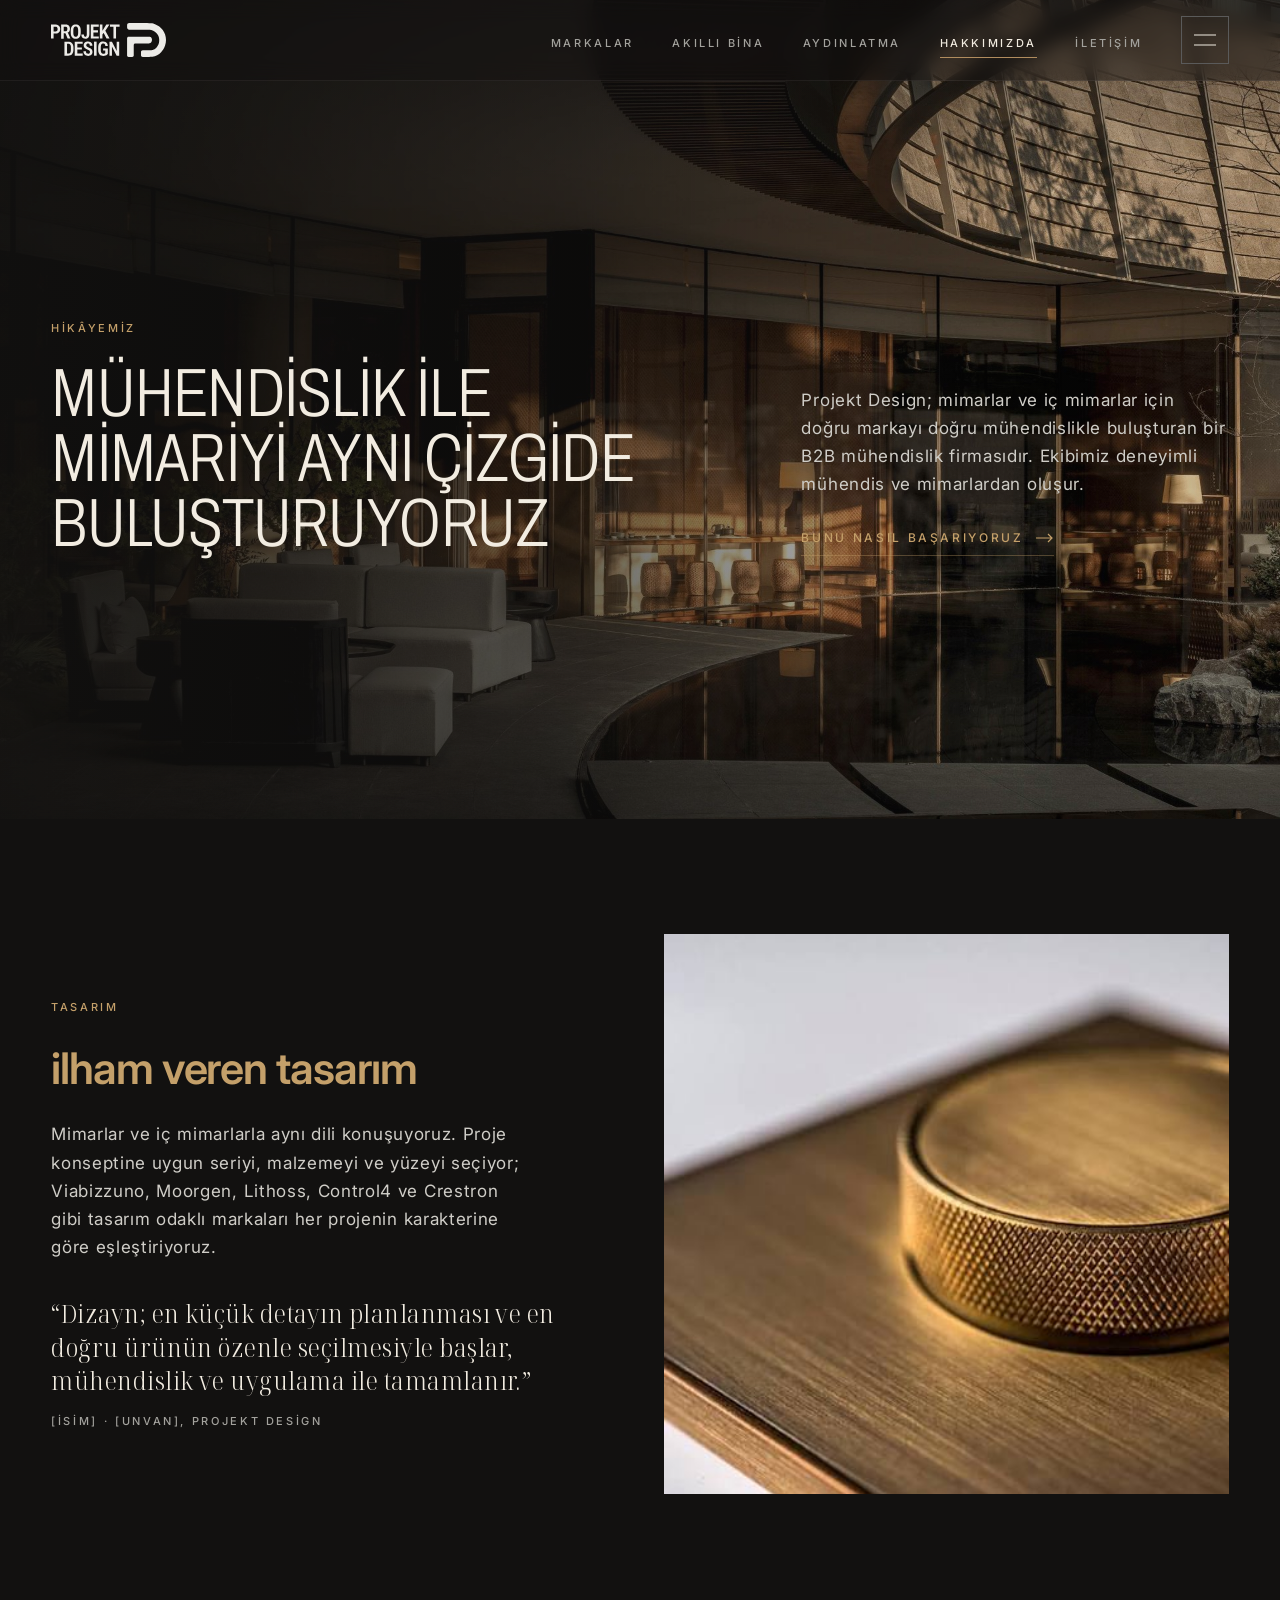
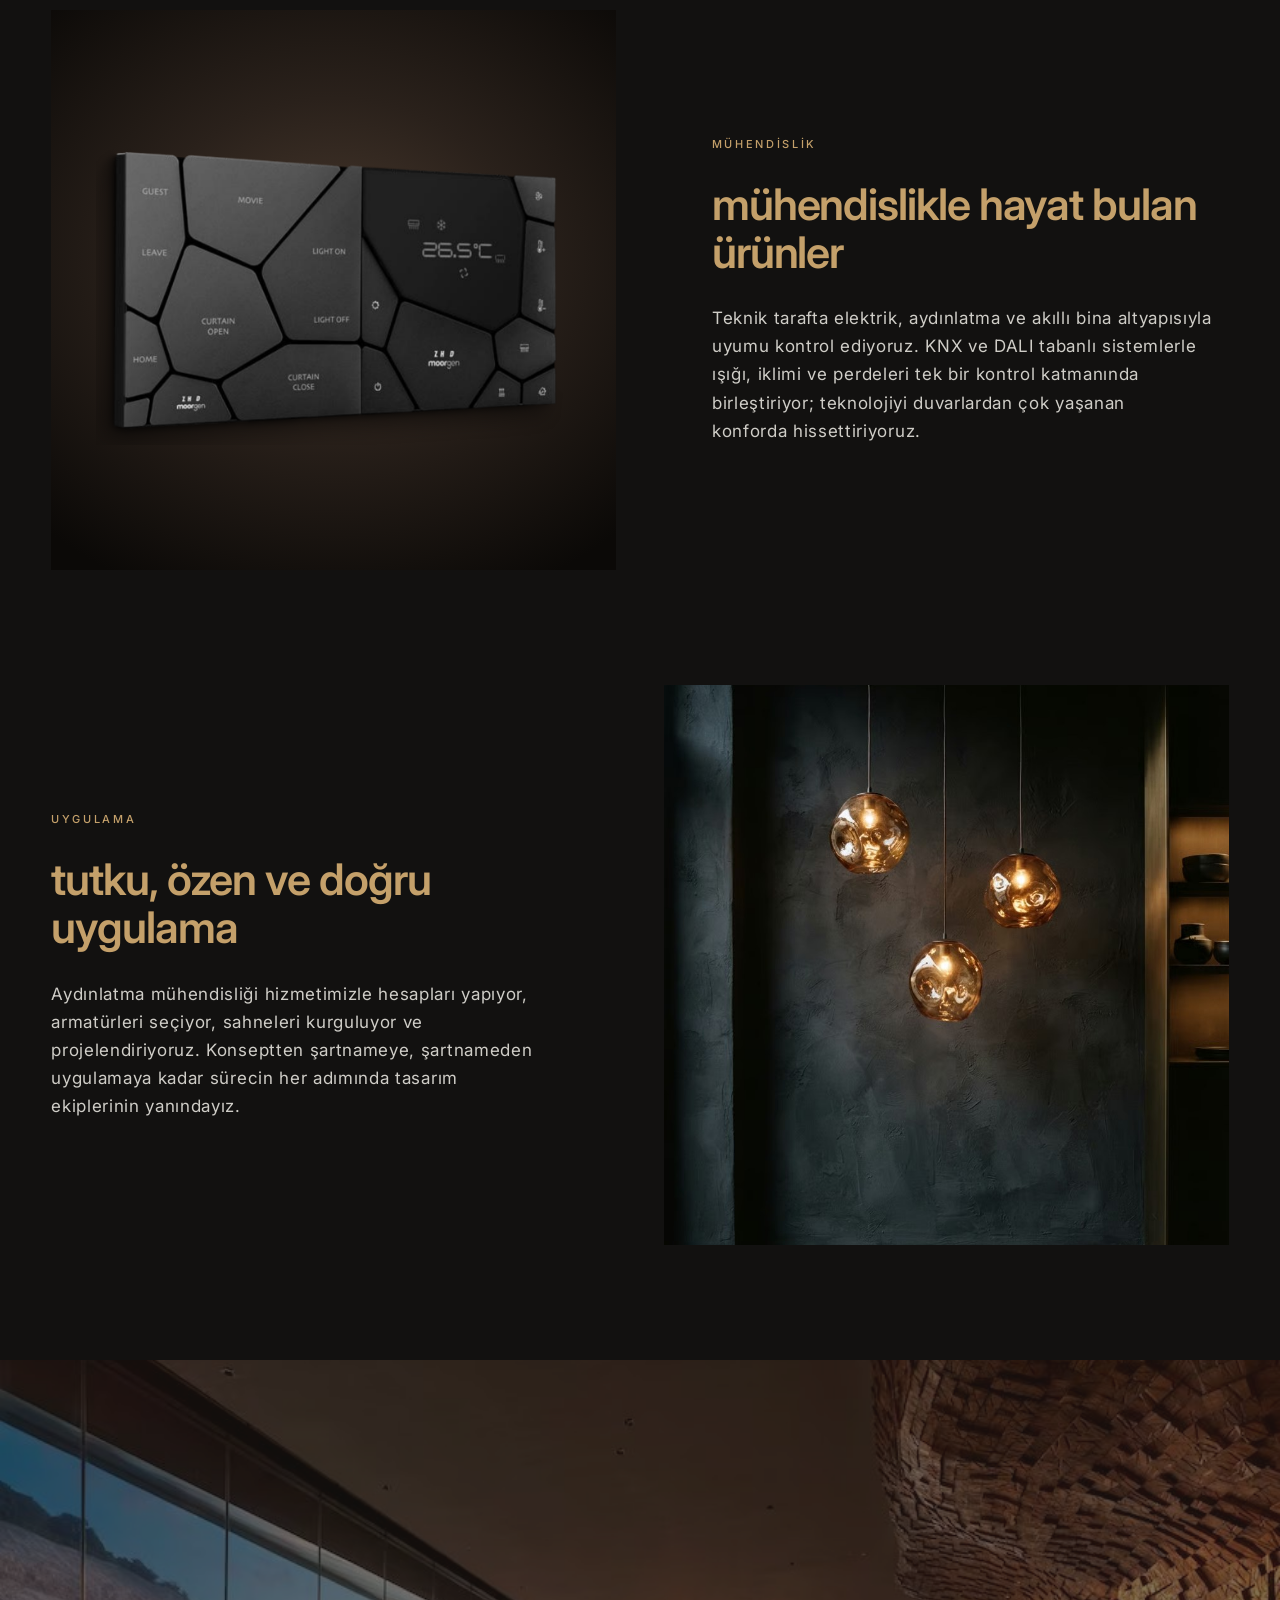
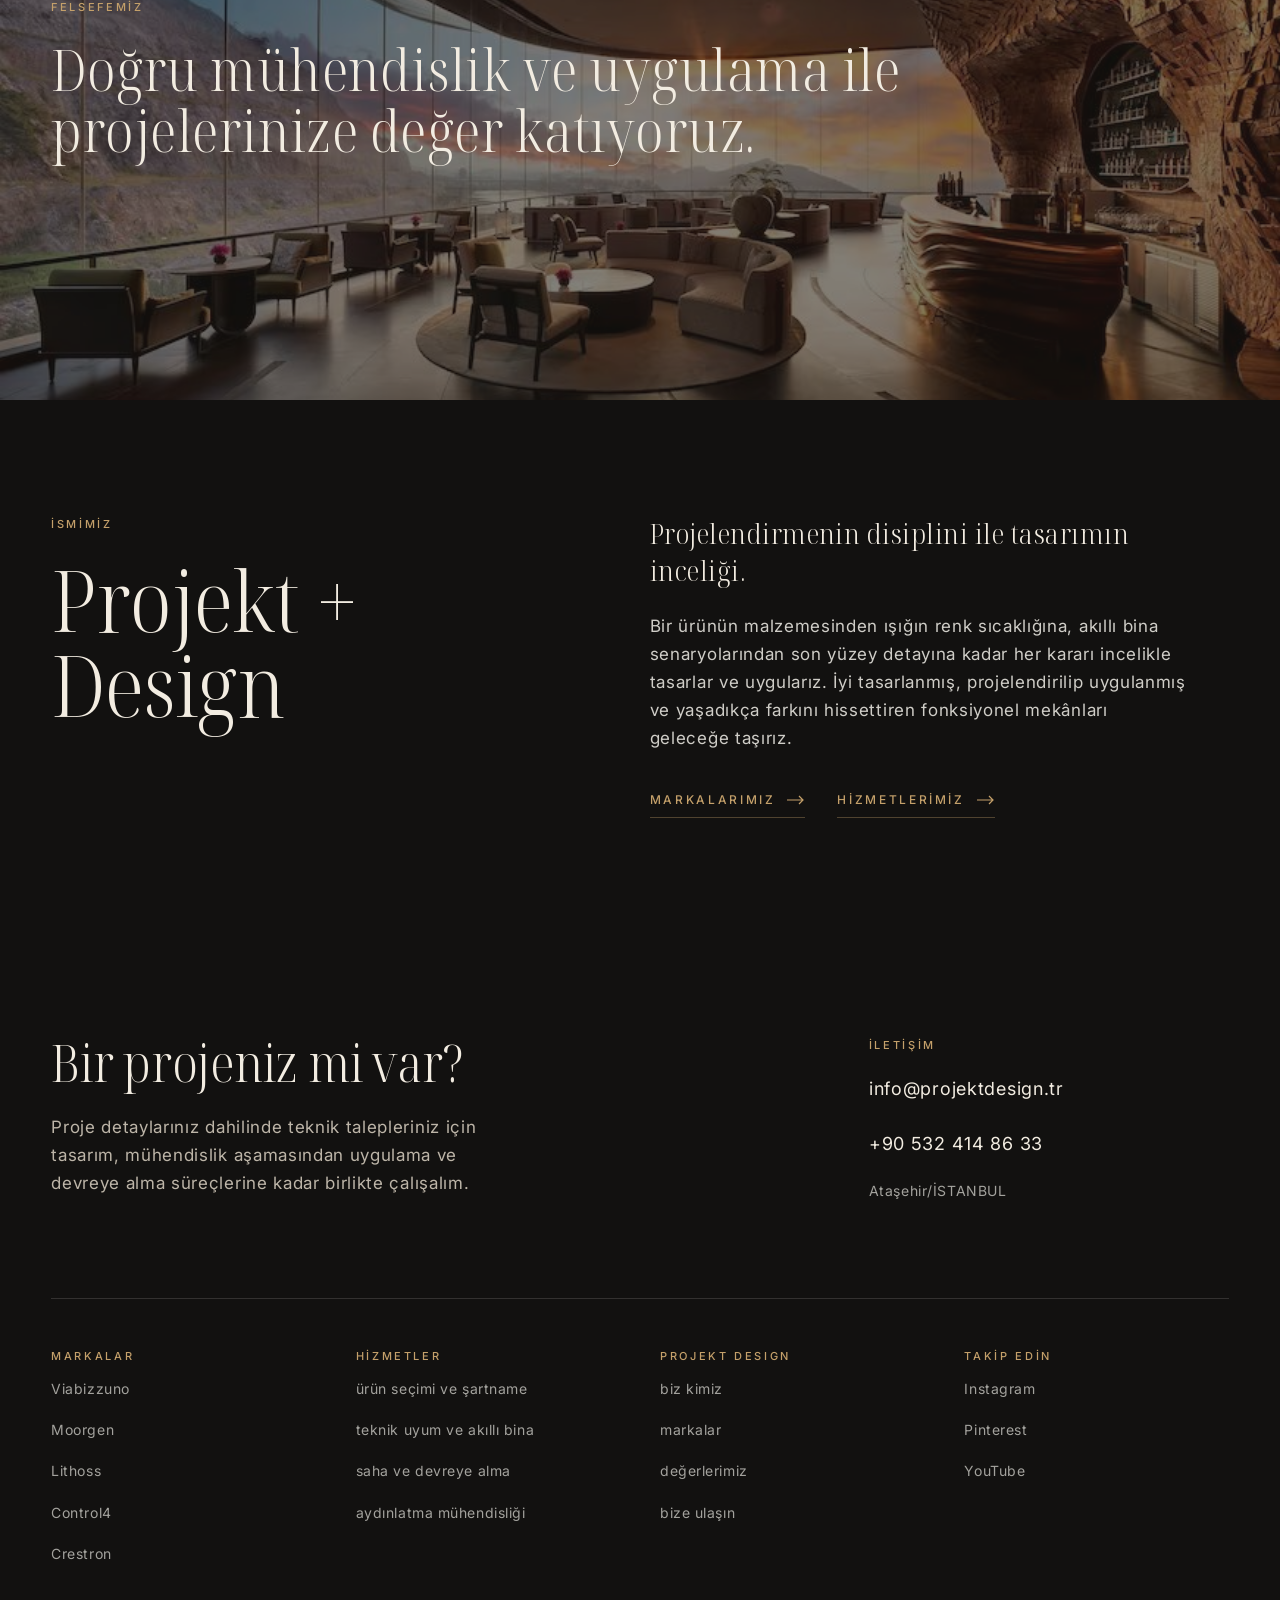
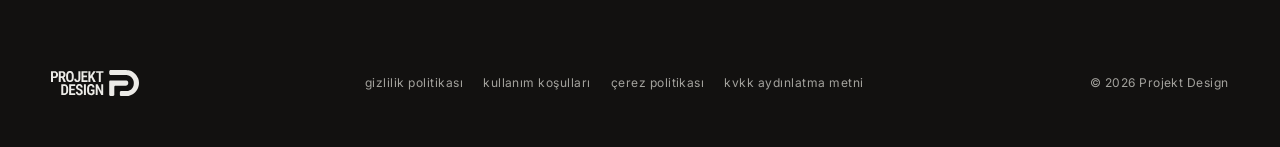
<file: hakkimizda.html>
<!doctype html>
<html lang="tr">
<head>
<meta charset="utf-8">
<meta name="viewport" content="width=device-width, initial-scale=1">
<title>Projekt Design — Hakkımızda</title>
<meta name="description" content="Projekt Design hakkında: mühendislik ile mimariyi aynı çizgide buluşturan ekip.">
<meta name="theme-color" content="#121110">
<link rel="icon" href="assets/logo.svg" type="image/svg+xml">
<link rel="preconnect" href="https://fonts.googleapis.com">
<link rel="stylesheet" href="https://fonts.googleapis.com/css2?family=Noto+Serif+Display:wdth,wght@62.5..100,300..600&amp;family=Inter:wght@300;400;500;600&amp;family=Archivo:wdth,wght@62..125,100..900&amp;display=swap">
<style>
body{margin:0;background:#121110}
a{color:#F2ECE1;text-decoration:none}
a:hover{color:#C4A06A}
.pd-row::-webkit-scrollbar{height:2px}
.pd-row::-webkit-scrollbar-thumb{background:#5F5950}
.pd-card img{transition:transform .9s cubic-bezier(.2,.7,.2,1)}
.pd-card:hover img{transform:scale(1.04)}
.pd-nav a{font-family:'Inter','Helvetica Neue',Helvetica,sans-serif;font-size:11px;font-weight:500;letter-spacing:0.24em;text-transform:uppercase;color:#a3a29d;text-decoration:none;padding:12px 0 6px;background-image:linear-gradient(#B08C5E,#B08C5E);background-size:0% 1px;background-position:0 100%;background-repeat:no-repeat;transition:all .6s cubic-bezier(.16,1,.3,1)}
.pd-nav a:hover,.pd-nav a:focus-visible{color:#F2ECE1;background-size:100% 1px}
.pd-lbl{font-family:'Inter','Helvetica Neue',Helvetica,sans-serif;font-size:11px;font-weight:500;letter-spacing:0.24em;text-transform:uppercase;color:#C4A06A;margin:0}
.pd-link{display:inline-flex;align-items:center;gap:12px;padding:6px 0 8px;text-decoration:none;font-family:'Inter','Helvetica Neue',Helvetica,sans-serif;font-size:12px;font-weight:500;letter-spacing:0.22em;text-transform:uppercase;color:#C4A06A;background-image:linear-gradient(#C4A06A,#C4A06A),linear-gradient(rgba(196,160,106,.35),rgba(196,160,106,.35));background-size:0% 1px,100% 1px;background-position:0 100%,0 100%;background-repeat:no-repeat;transition:all .6s cubic-bezier(.16,1,.3,1)}
.pd-link:hover,.pd-link:focus-visible{color:#F2ECE1;background-size:100% 1px,100% 1px}
.pd-link svg{transition:transform .6s cubic-bezier(.16,1,.3,1)}
.pd-link:hover svg{transform:translateX(6px)}
.pd-cream .pd-link{color:#1f1d1a;background-image:linear-gradient(#1f1d1a,#1f1d1a),linear-gradient(#bdb5a8,#bdb5a8)}
.pd-flink{text-decoration:none;color:#a3a29d;font-size:14px;letter-spacing:0.04em;padding:6px 0;align-self:flex-start;background-image:linear-gradient(#F2ECE1,#F2ECE1);background-size:0% 1px;background-position:0 100%;background-repeat:no-repeat;transition:all .6s cubic-bezier(.16,1,.3,1)}
.pd-flink:hover,.pd-flink:focus-visible{color:#F2ECE1;background-size:100% 1px}
.pd-burger{width:48px;height:48px;display:inline-flex;align-items:center;justify-content:center;background:transparent;border:1px solid #5a5a5a;color:#F2ECE1;cursor:pointer;padding:0;transition:all .6s cubic-bezier(.16,1,.3,1)}
.pd-burger:hover,.pd-burger:focus-visible{border-color:#F2ECE1}
.pd-mlink{display:flex;justify-content:space-between;align-items:baseline;gap:24px;padding:16px 0;border-bottom:1px solid #3d3d3d;color:#F2ECE1;text-decoration:none;transition:all .6s cubic-bezier(.16,1,.3,1)}
.pd-mlink:hover,.pd-mlink:focus-visible{padding-left:14px;color:#F2ECE1}
.pd-msub{font-family:'Inter','Helvetica Neue',Helvetica,sans-serif;font-size:13px;letter-spacing:0.04em;color:#a3a29d;text-decoration:none}
.pd-msub:hover{color:#F2ECE1}
@media (max-width: 860px){.pd-nav-top{display:none !important}header .pd-burger{margin-left:auto}}
.pd-chip{font-family:'Inter','Helvetica Neue',Helvetica,sans-serif;font-size:11px;font-weight:500;letter-spacing:0.22em;text-transform:uppercase;color:#F2ECE1;border:1px solid #5a5a5a;padding:12px 18px;display:inline-flex;gap:10px;align-items:baseline}
.rv-host .rv-w{display:inline-block;opacity:0;transform:translateY(.35em)}
.rv-host.rv-in .rv-w{opacity:1;transform:none;transition:opacity .5s ease-out,transform .6s cubic-bezier(.16,1,.3,1);transition-delay:calc(var(--l,0) * 180ms)}
.rv-img{opacity:0;transform:translateY(56px);transition:opacity 1s ease-out,transform 1.2s cubic-bezier(.16,1,.3,1)}
.rv-img.rv-in{opacity:1;transform:none}
@media (prefers-reduced-motion: reduce){.rv-host .rv-w,.rv-img{opacity:1!important;transform:none!important}}
</style>
<link rel="stylesheet" href="assets/site.css">
</head>
<body>
<div style="font-family: 'Inter', 'Helvetica Neue', Helvetica, sans-serif; font-size: 16px; line-height: 1.65; letter-spacing: 0.03em; background: #121110; color: #F2ECE1; width: 100%; overflow: hidden">

  <!-- HEADER -->
  <header style="position: fixed; top: 0; left: 0; right: 0; z-index: 6; display: flex; flex-wrap: nowrap; align-items: center; gap: 24px clamp(24px, 3vw, 48px); padding: 16px clamp(20px, 4vw, 64px); background: rgba(18,17,16,.40); -webkit-backdrop-filter: blur(10px); backdrop-filter: blur(10px); border-bottom: 1px solid rgba(242,236,225,.06)">
    <a href="index.html" aria-label="Projekt Design ana sayfa" style="display: flex; align-items: center">
      <img src="assets/logo.svg" alt="Projekt Design" style="height: 34px; width: auto; display: block">
    </a>
    <nav class="pd-nav pd-nav-top" aria-label="Ana menü" style="margin-left: auto; display: flex; flex-wrap: wrap; align-items: center; gap: 4px clamp(20px, 3vw, 48px)">
      <a href="index.html#markalar">markalar</a>
      <a href="akilli-bina.html">akıllı bina</a>
      <a href="aydinlatma.html">aydınlatma</a>
      <a href="hakkimizda.html" aria-current="page" style="color: #F2ECE1; background-size: 100% 1px">hakkımızda</a>
      <a href="#iletisim">iletişim</a>
    </nav>
    <button type="button" class="pd-burger" aria-label="Menüyü aç" aria-expanded="false" aria-controls="pd-menu">
      <span class="pd-ic-close"><svg aria-hidden="true" width="18" height="18" viewBox="0 0 18 18" fill="none" stroke="currentColor" stroke-width="1.2"><path d="M2 2l14 14M16 2L2 16"/></svg></span>
      <span class="pd-ic-open"><svg aria-hidden="true" width="22" height="12" viewBox="0 0 22 12" fill="none" stroke="currentColor" stroke-width="1.2"><path d="M0 1h22M0 11h22"/></svg></span>
    </button>
  </header>

  
    <div id="pd-menu" hidden role="dialog" aria-label="Menü" style="position: fixed; inset: 0; z-index: 4; background: #121110; overflow-y: auto">
      <div style="max-width: 1440px; margin: 0 auto; padding: 124px clamp(20px, 4vw, 64px) 64px; box-sizing: border-box; display: flex; flex-wrap: wrap; gap: 48px 96px">
        <nav aria-label="Menü bağlantıları" style="flex: 1.4 1 480px; display: flex; flex-direction: column; border-top: 1px solid #3d3d3d">
          <a class="pd-mlink" href="index.html#markalar" style="font-family: 'Noto Serif Display', Garamond, 'Times New Roman', serif; font-stretch: 84%; font-weight: 300; font-size: clamp(34px, 4vw, 56px); line-height: 1.1; letter-spacing: -0.005em">Markalar<span aria-hidden="true" style="font-family: 'Inter', sans-serif; font-size: 16px; color: #a3a29d">→</span></a>
          <a class="pd-mlink" href="akilli-bina.html" style="font-family: 'Noto Serif Display', Garamond, 'Times New Roman', serif; font-stretch: 84%; font-weight: 300; font-size: clamp(34px, 4vw, 56px); line-height: 1.1; letter-spacing: -0.005em">Akıllı bina<span aria-hidden="true" style="font-family: 'Inter', sans-serif; font-size: 16px; color: #a3a29d">→</span></a>
          <a class="pd-mlink" href="aydinlatma.html" style="font-family: 'Noto Serif Display', Garamond, 'Times New Roman', serif; font-stretch: 84%; font-weight: 300; font-size: clamp(34px, 4vw, 56px); line-height: 1.1; letter-spacing: -0.005em">Aydınlatma<span aria-hidden="true" style="font-family: 'Inter', sans-serif; font-size: 16px; color: #a3a29d">→</span></a>
          <a class="pd-mlink" href="hakkimizda.html" style="font-family: 'Noto Serif Display', Garamond, 'Times New Roman', serif; font-stretch: 84%; font-weight: 300; font-size: clamp(34px, 4vw, 56px); line-height: 1.1; letter-spacing: -0.005em" aria-current="page">Hakkımızda<span aria-hidden="true" style="font-family: 'Inter', sans-serif; font-size: 16px; color: #a3a29d">→</span></a>
          <a class="pd-mlink" href="#iletisim" style="font-family: 'Noto Serif Display', Garamond, 'Times New Roman', serif; font-stretch: 84%; font-weight: 300; font-size: clamp(34px, 4vw, 56px); line-height: 1.1; letter-spacing: -0.005em">İletişim<span aria-hidden="true" style="font-family: 'Inter', sans-serif; font-size: 16px; color: #a3a29d">→</span></a>
        </nav>
        <div style="flex: 1 1 280px; display: flex; flex-direction: column; gap: 40px; padding-top: 18px">
          <div style="display: flex; flex-direction: column; gap: 12px">
            <p class="pd-lbl">markalar</p>
            <a class="pd-msub" href="viabizzuno.html">Viabizzuno</a>
            <a class="pd-msub" href="moorgen.html">Moorgen</a>
            <a class="pd-msub" href="lithoss.html">Lithoss</a>
            <a class="pd-msub" href="control4.html">Control4</a>
            <a class="pd-msub" href="crestron.html">Crestron</a>
          </div>
          <div style="display: flex; flex-direction: column; gap: 12px">
            <p class="pd-lbl">iletişim</p>
            <a class="pd-msub" href="mailto:info@projektdesign.tr">info@projektdesign.tr</a>
            <a class="pd-msub" href="tel:+905324148633">+90 532 414 86 33</a>
          </div>
        </div>
      </div>
    </div>

  <!-- HERO -->
  <section style="position: relative; min-height: clamp(680px, 64vw, 920px); padding: 120px 0 64px; box-sizing: border-box; display: flex; align-items: center; overflow: hidden">
    <img src="assets/img-d51e96ed49.jpg" alt="Gün batımı ışığında, su yansımalı kavisli cam cepheli bir lounge" style="position: absolute; inset: 0; width: 100%; height: 100%; object-fit: cover; object-position: center 55%">
    <div aria-hidden="true" style="position: absolute; inset: 0; background: linear-gradient(90deg, rgba(18,17,16,.9) 0%, rgba(18,17,16,.62) 45%, rgba(18,17,16,.2) 80%), linear-gradient(180deg, rgba(18,17,16,.5) 0%, rgba(18,17,16,0) 22%)"></div>
    <div style="position: relative; width: 100%; max-width: 1440px; margin: 0 auto; padding: 0 clamp(20px, 4vw, 64px); box-sizing: border-box; display: flex; flex-wrap: wrap; gap: 40px 96px; align-items: flex-end">
      <div style="flex: 1.4 1 560px; display: flex; flex-direction: column; gap: 24px">
        <p class="pd-lbl">hikâyemiz</p>
        <h1 style="margin: 0; font-family: 'Archivo', 'Inter', 'Helvetica Neue', Helvetica, sans-serif; font-stretch: 75%; font-weight: 250; font-size: clamp(34px, calc(4.4vw + 12px), 76px); line-height: 0.95; letter-spacing: -0.01em; text-transform: uppercase; color: #F2ECE1">MÜHENDİSLİK İLE MİMARİYİ AYNI ÇİZGİDE BULUŞTURUYORUZ</h1>
      </div>
      <div style="flex: 1 1 360px; display: flex; flex-direction: column; gap: 24px">
        <p style="margin: 0; font-size: 17px; line-height: 1.65; letter-spacing: 0.04em; text-wrap: pretty; color: #cfcdc7">Projekt Design; mimarlar ve iç mimarlar için doğru markayı doğru mühendislikle buluşturan bir B2B mühendislik firmasıdır. Ekibimiz deneyimli mühendis ve mimarlardan oluşur.</p>
        <a class="pd-link" href="#more" style="align-self: flex-start">bunu nasıl başarıyoruz<svg aria-hidden="true" width="18" height="10" viewBox="0 0 18 10" fill="none" stroke="currentColor" stroke-width="1.2"><path d="M0 5h16M12 1l4 4-4 4"/></svg></a>
      </div>
    </div>
  </section>

  <div style="height: clamp(48px, 9vw, 160px)"></div>

  <section id="more" style="max-width: 1440px; margin: 0 auto; padding: 0 clamp(20px, 4vw, 64px) clamp(56px, 9vw, 160px); box-sizing: border-box">
    <div style="display: flex; flex-wrap: wrap; gap: 56px 96px; align-items: stretch">
      <div style="flex: 1 1 440px; display: flex; flex-direction: column; justify-content: center; gap: 28px; padding: clamp(8px, 3vw, 48px) 0">
        <p class="pd-lbl">tasarım</p>
        <h2 style="margin: 0; font-family: 'Inter', 'Helvetica Neue', Helvetica, sans-serif; font-weight: 600; font-size: clamp(34px, 3.4vw, 50px); line-height: 1.1; letter-spacing: -0.025em; color: #C4A06A">ilham veren tasarım</h2>
        <p style="margin: 0; font-size: 17px; line-height: 1.65; letter-spacing: 0.04em; text-wrap: pretty; color: #cfcdc7">Mimarlar ve iç mimarlarla aynı dili konuşuyoruz. Proje konseptine uygun seriyi, malzemeyi ve yüzeyi seçiyor; Viabizzuno, Moorgen, Lithoss, Control4 ve Crestron gibi tasarım odaklı markaları her projenin karakterine göre eşleştiriyoruz.</p>
        <figure style="margin: 8px 0 0; display: flex; flex-direction: column; gap: 14px">
          <blockquote style="margin: 0; font-family: 'Noto Serif Display', Garamond, 'Times New Roman', serif; font-stretch: 84%; font-weight: 300; font-size: 26px; line-height: 1.3">“Dizayn; en küçük detayın planlanması ve en doğru ürünün özenle seçilmesiyle başlar, mühendislik ve uygulama ile tamamlanır.”</blockquote>
          <figcaption class="pd-lbl" style="color: #a3a29d">[İsim] · [Unvan], Projekt Design</figcaption>
        </figure>
      </div>
      <div style="flex: 1.1 1 480px; position: relative; min-height: 560px; overflow: hidden; background: #1C1A17">
        <img src="assets/img-7bd34685d0.jpg" alt="Fırçalanmış bronz levha üzerinde tırtıklı Lithoss döner dimmer" style="position: absolute; inset: 0; width: 100%; height: 100%; object-fit: cover">
      </div>
    </div>
  </section>
  <section id="muhendislik" style="max-width: 1440px; margin: 0 auto; padding: 0 clamp(20px, 4vw, 64px) clamp(56px, 9vw, 160px); box-sizing: border-box">
    <div style="display: flex; flex-wrap: wrap; gap: 56px 96px; align-items: stretch">
      <div style="flex: 1.1 1 480px; position: relative; min-height: 560px; overflow: hidden; background: radial-gradient(ellipse 75% 65% at 50% 45%, #4A3A2E 0%, #2A211B 45%, #0B0907 100%)">
        <img src="assets/img-e9f8531c51.png" alt="Organik desenli tuşlara sahip siyah Moorgen ZHD akıllı kontrol paneli" style="position: absolute; inset: 0; width: 100%; height: 100%; object-fit: contain; padding: 8%; box-sizing: border-box">
      </div>
      <div style="flex: 1 1 440px; display: flex; flex-direction: column; justify-content: center; gap: 28px; padding: clamp(8px, 3vw, 48px) 0">
        <p class="pd-lbl">mühendislik</p>
        <h2 style="margin: 0; font-family: 'Inter', 'Helvetica Neue', Helvetica, sans-serif; font-weight: 600; font-size: clamp(34px, 3.4vw, 50px); line-height: 1.1; letter-spacing: -0.025em; color: #C4A06A">mühendislikle hayat bulan ürünler</h2>
        <p style="margin: 0; font-size: 17px; line-height: 1.65; letter-spacing: 0.04em; text-wrap: pretty; color: #cfcdc7">Teknik tarafta elektrik, aydınlatma ve akıllı bina altyapısıyla uyumu kontrol ediyoruz. KNX ve DALI tabanlı sistemlerle ışığı, iklimi ve perdeleri tek bir kontrol katmanında birleştiriyor; teknolojiyi duvarlardan çok yaşanan konforda hissettiriyoruz.</p>

      </div>
    </div>
  </section>
  <section id="uygulama" style="max-width: 1440px; margin: 0 auto; padding: 0 clamp(20px, 4vw, 64px) clamp(56px, 9vw, 160px); box-sizing: border-box">
    <div style="display: flex; flex-wrap: wrap; gap: 56px 96px; align-items: stretch">
      <div style="flex: 1 1 440px; display: flex; flex-direction: column; justify-content: center; gap: 28px; padding: clamp(8px, 3vw, 48px) 0">
        <p class="pd-lbl">uygulama</p>
        <h2 style="margin: 0; font-family: 'Inter', 'Helvetica Neue', Helvetica, sans-serif; font-weight: 600; font-size: clamp(34px, 3.4vw, 50px); line-height: 1.1; letter-spacing: -0.025em; color: #C4A06A">tutku, özen ve doğru uygulama</h2>
        <p style="margin: 0; font-size: 17px; line-height: 1.65; letter-spacing: 0.04em; text-wrap: pretty; color: #cfcdc7">Aydınlatma mühendisliği hizmetimizle hesapları yapıyor, armatürleri seçiyor, sahneleri kurguluyor ve projelendiriyoruz. Konseptten şartnameye, şartnameden uygulamaya kadar sürecin her adımında tasarım ekiplerinin yanındayız.</p>

      </div>
      <div style="flex: 1.1 1 480px; position: relative; min-height: 560px; overflow: hidden; background: #1C1A17">
        <img src="assets/img-61d3d94fae.jpg" alt="Koyu sıvali duvar önünde ışık saçan üç amber cam sarkıt armatür" style="position: absolute; inset: 0; width: 100%; height: 100%; object-fit: cover; object-position: center 35%">
      </div>
    </div>
  </section>

  <!-- QUOTE BAND -->
  <section aria-label="Felsefemiz" style="position: relative; min-height: 640px; display: flex; align-items: center; overflow: hidden; background: #1C1A17">
    <img src="assets/img-fa485786a5.jpg" alt="" style="position: absolute; inset: 0; width: 100%; height: 100%; object-fit: cover; opacity: .45">
    <div style="position: relative; width: 100%; max-width: 1440px; margin: 0 auto; padding: 0 clamp(20px, 4vw, 64px); box-sizing: border-box; display: flex; flex-direction: column; gap: 24px">
      <p class="pd-lbl">felsefemiz</p>
      <p style="margin: 0; max-width: 900px; font-family: 'Noto Serif Display', Garamond, 'Times New Roman', serif; font-stretch: 84%; font-weight: 300; font-size: clamp(36px, 4.4vw, 68px); line-height: 1.08; color: #F2ECE1">Doğru mühendislik ve uygulama ile projelerinize değer katıyoruz.</p>
    </div>
  </section>

  <!-- NAME -->
  <section style="max-width: 1440px; margin: 0 auto; padding: clamp(56px, 9vw, 160px) clamp(20px, 4vw, 64px); box-sizing: border-box; display: flex; flex-wrap: wrap; gap: 48px 96px">
    <div style="flex: 1 1 420px; display: flex; flex-direction: column; gap: 24px">
      <p class="pd-lbl">ismimiz</p>
      <h2 style="margin: 0; font-family: 'Noto Serif Display', Garamond, 'Times New Roman', serif; font-stretch: 84%; font-weight: 300; font-size: clamp(32px, calc(6vw + 8px), 88px); line-height: 1; letter-spacing: -0.005em">Projekt + Design</h2>
    </div>
    <div style="flex: 1.2 1 480px; display: flex; flex-direction: column; gap: 24px">
      <p style="margin: 0; font-family: 'Noto Serif Display', Garamond, 'Times New Roman', serif; font-stretch: 84%; font-weight: 300; font-size: 28px; line-height: 1.3">Projelendirmenin disiplini ile tasarımın inceliği.</p>
      <p style="margin: 0; font-size: 17px; line-height: 1.65; letter-spacing: 0.04em; text-wrap: pretty; color: #cfcdc7">Bir ürünün malzemesinden ışığın renk sıcaklığına, akıllı bina senaryolarından son yüzey detayına kadar her kararı incelikle tasarlar ve uygularız. İyi tasarlanmış, projelendirilip uygulanmış ve yaşadıkça farkını hissettiren fonksiyonel mekânları geleceğe taşırız.</p>
      <div style="display: flex; flex-wrap: wrap; gap: 32px; padding-top: 8px">
        <a class="pd-link" href="index.html#markalar">markalarımız<svg aria-hidden="true" width="18" height="10" viewBox="0 0 18 10" fill="none" stroke="currentColor" stroke-width="1.2"><path d="M0 5h16M12 1l4 4-4 4"/></svg></a>
        <a class="pd-link" href="index.html#hizmetler">hizmetlerimiz<svg aria-hidden="true" width="18" height="10" viewBox="0 0 18 10" fill="none" stroke="currentColor" stroke-width="1.2"><path d="M0 5h16M12 1l4 4-4 4"/></svg></a>
      </div>
    </div>
  </section>

  <!-- CONTACT + FOOTER -->
  <footer id="iletisim" style="max-width: 1440px; margin: 0 auto; padding: clamp(56px, 8vw, 140px) clamp(20px, 4vw, 64px) 48px; box-sizing: border-box; display: flex; flex-direction: column; gap: 96px">
    <div style="display: flex; flex-wrap: wrap; justify-content: space-between; gap: 48px">
      <div style="flex: 1 1 420px; display: flex; flex-direction: column; gap: 24px">
        <h2 style="margin: 0; font-family: 'Noto Serif Display', Garamond, 'Times New Roman', serif; font-stretch: 84%; font-weight: 300; font-size: clamp(36px, 4vw, 60px); line-height: 1.05; letter-spacing: -0.005em">Bir projeniz mi var?</h2>
        <p style="margin: 0; max-width: 460px; font-size: 17px; line-height: 1.65; letter-spacing: 0.04em; text-wrap: pretty; color: #BDB5A8">Proje detaylarınız dahilinde teknik talepleriniz için tasarım, mühendislik aşamasından uygulama ve devreye alma süreçlerine kadar birlikte çalışalım.</p>
      </div>
      <div style="flex: 0 1 360px; display: flex; flex-direction: column; gap: 14px">
        <p class="pd-lbl">iletişim</p>
        <a class="pd-flink" href="mailto:info@projektdesign.tr" style="font-size: 18px; color: #F2ECE1">info@projektdesign.tr</a>
        <a class="pd-flink" href="tel:+905324148633" style="font-size: 18px; color: #F2ECE1">+90 532 414 86 33</a>
        <span style="font-size: 14px; letter-spacing: 0.04em; color: #a3a29d">Ataşehir/İSTANBUL</span>
      </div>
    </div>

    <div style="display: grid; grid-template-columns: repeat(auto-fit, minmax(180px, 1fr)); gap: 40px; padding-top: 48px; border-top: 1px solid rgba(242,236,225,.15)">
      <div style="display: flex; flex-direction: column; gap: 6px">
        <p class="pd-lbl">markalar</p>
        <a class="pd-flink" href="viabizzuno.html">Viabizzuno</a><a class="pd-flink" href="moorgen.html">Moorgen</a><a class="pd-flink" href="lithoss.html">Lithoss</a><a class="pd-flink" href="control4.html">Control4</a><a class="pd-flink" href="crestron.html">Crestron</a>
      </div>
      <div style="display: flex; flex-direction: column; gap: 6px">
        <p class="pd-lbl">hizmetler</p>
        <a class="pd-flink" href="#">ürün seçimi ve şartname</a><a class="pd-flink" href="#">teknik uyum ve akıllı bina</a><a class="pd-flink" href="index.html#hizmetler">saha ve devreye alma</a><a class="pd-flink" href="#">aydınlatma mühendisliği</a>
      </div>
      <div style="display: flex; flex-direction: column; gap: 6px">
        <p class="pd-lbl">PROJEKT DESIGN</p>
        <a class="pd-flink" href="hakkimizda.html">biz kimiz</a><a class="pd-flink" href="index.html#markalar">markalar</a><a class="pd-flink" href="index.html#degerlerimiz">değerlerimiz</a><a class="pd-flink" href="#iletisim">bize ulaşın</a>
      </div>
      <div style="display: flex; flex-direction: column; gap: 6px">
        <p class="pd-lbl">takip edin</p>
        <a class="pd-flink" href="#">Instagram</a><a class="pd-flink" href="#">Pinterest</a><a class="pd-flink" href="#">YouTube</a>
      </div>
    </div>

    <div style="display: flex; flex-wrap: wrap; justify-content: space-between; align-items: center; gap: 24px; font-size: 12px; letter-spacing: 0.04em; color: #a3a29d">
      <img src="assets/logo.svg" alt="Projekt Design" style="height: 26px; width: auto">
      <span style="display: flex; flex-wrap: wrap; gap: 20px">
        <a class="pd-flink" href="#" style="font-size: 12px">gizlilik politikası</a>
        <a class="pd-flink" href="#" style="font-size: 12px">kullanım koşulları</a>
        <a class="pd-flink" href="#" style="font-size: 12px">çerez politikası</a>
        <a class="pd-flink" href="#" style="font-size: 12px">kvkk aydınlatma metni</a>
      </span>
      <span>© 2026 Projekt Design</span>
    </div>
  </footer>
</div>
<script src="assets/site.js" defer></script>
<script src="assets/pd-effects.js" defer></script>
</body>
</html>
</file>
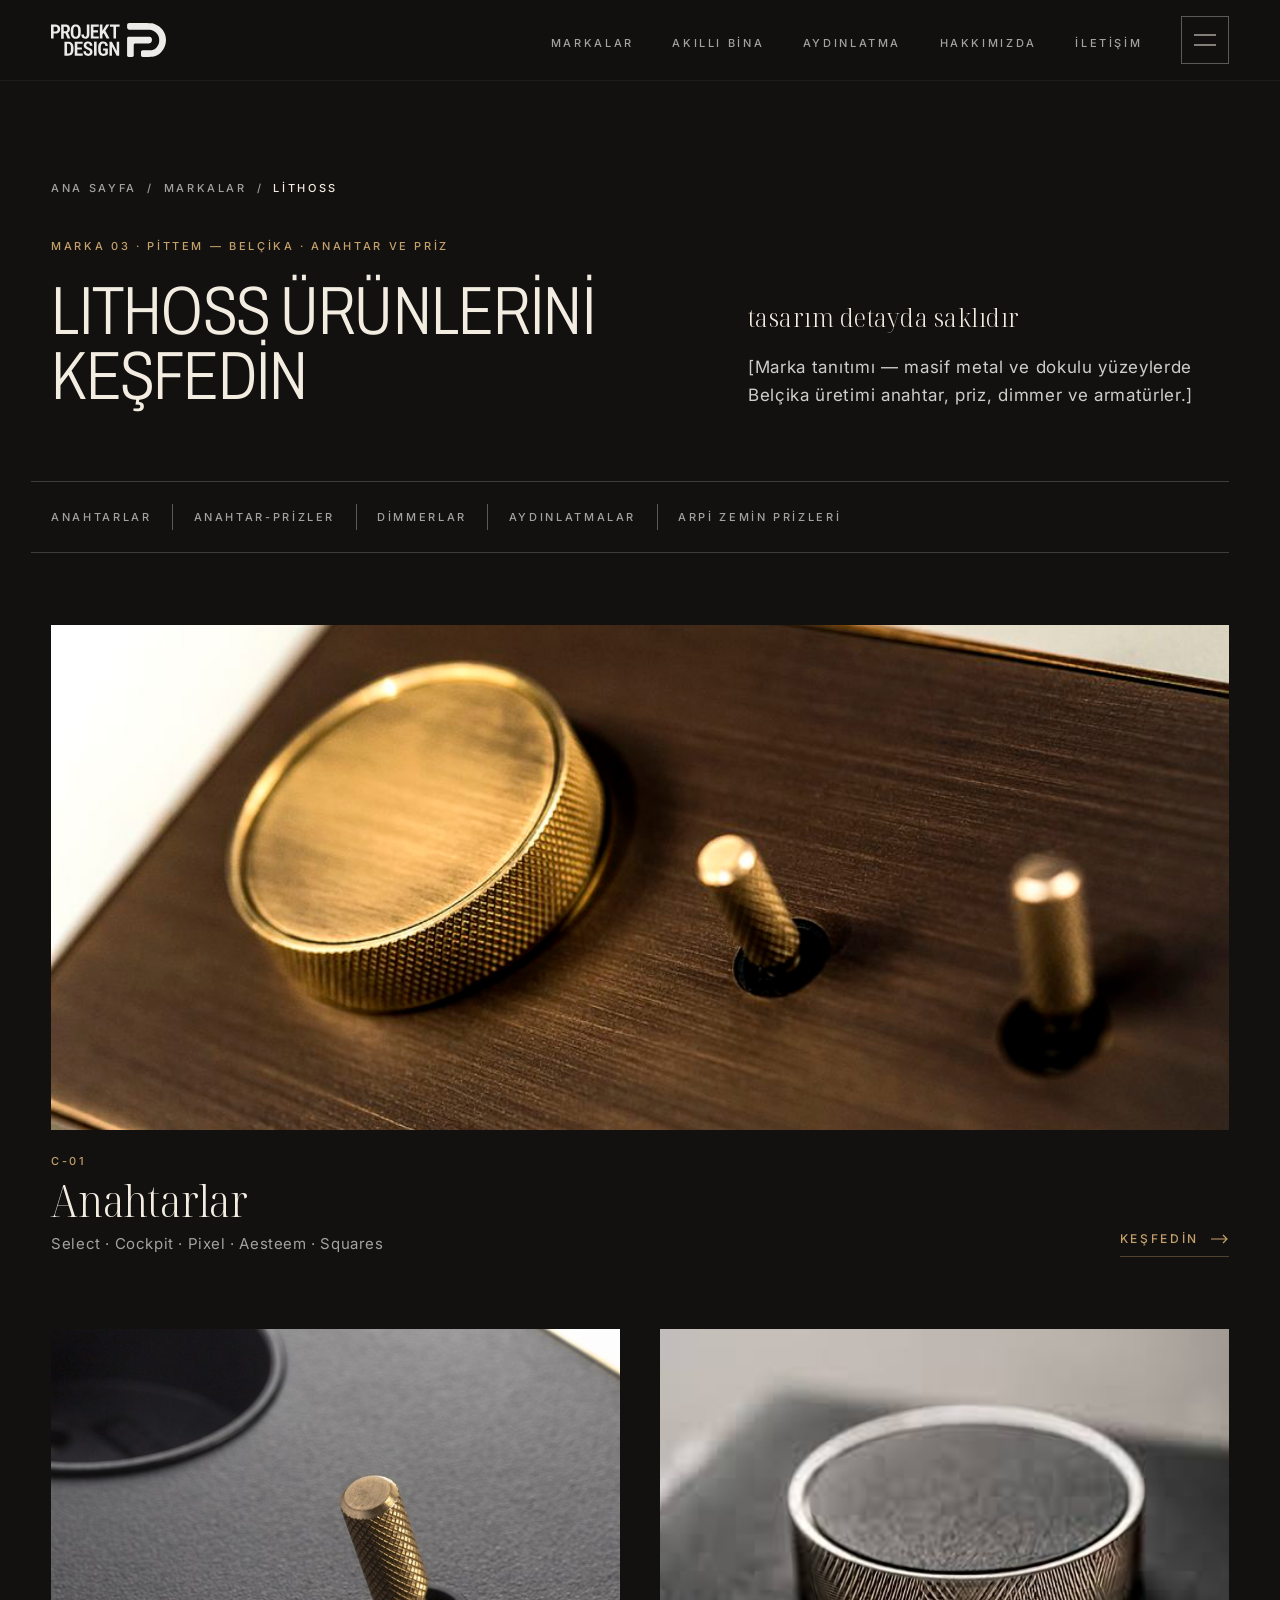
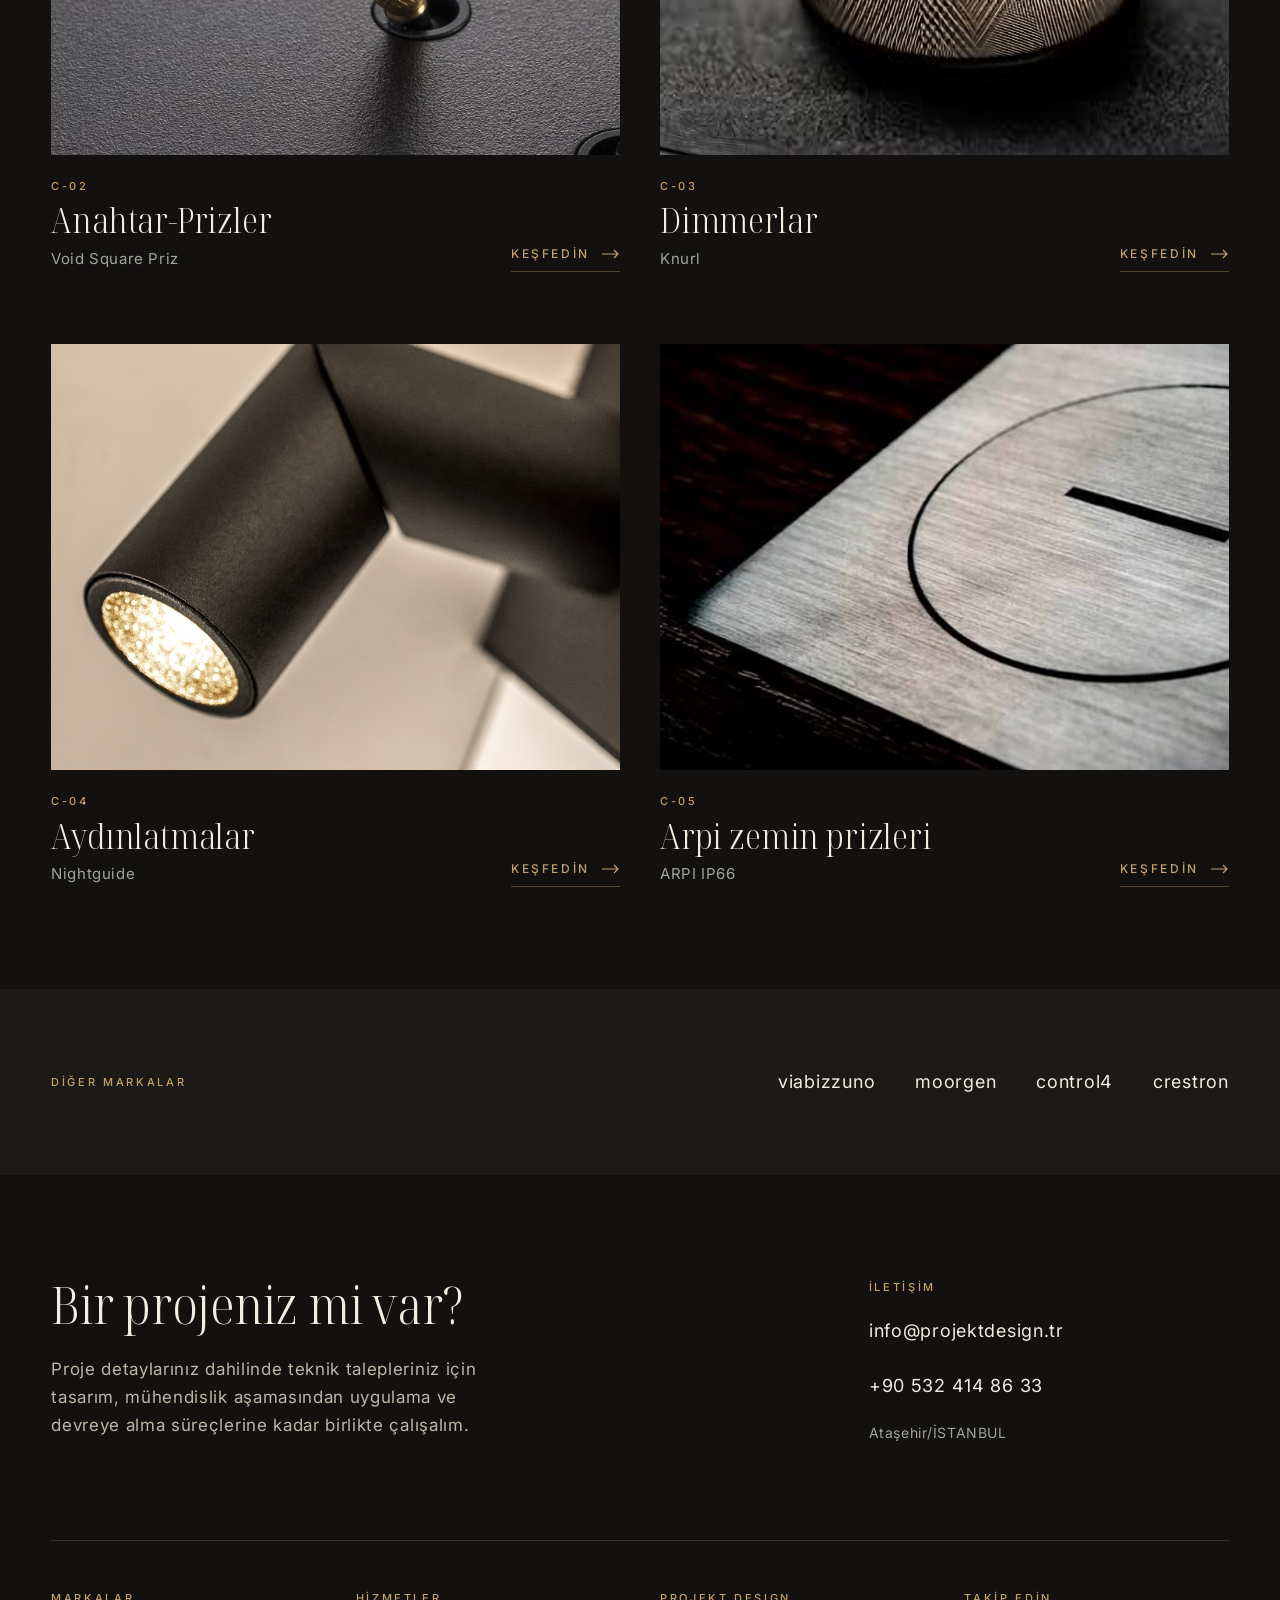
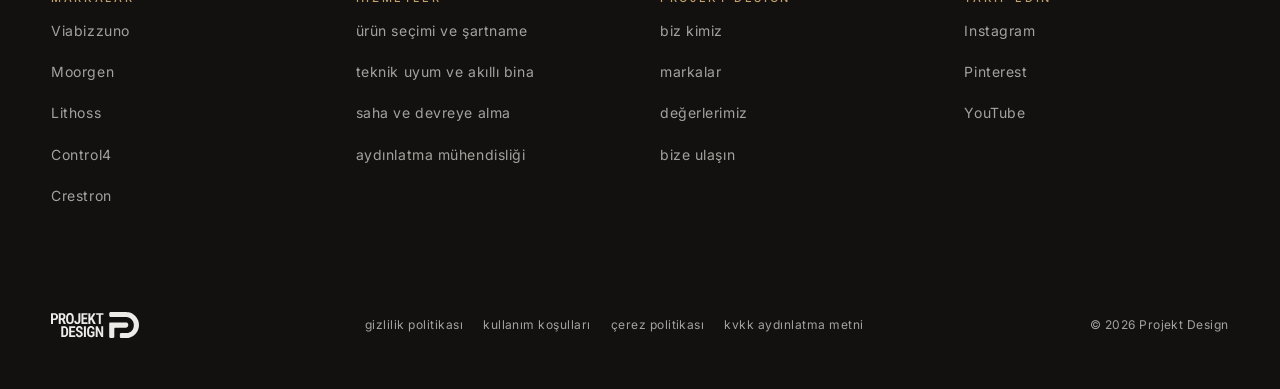
<file: lithoss.html>
<!doctype html>
<html lang="tr">
<head>
<meta charset="utf-8">
<meta name="viewport" content="width=device-width, initial-scale=1">
<title>Projekt Design — Lithoss</title>
<meta name="description" content="Lithoss ürünleri — Projekt Design marka seçkisi.">
<meta name="theme-color" content="#121110">
<link rel="icon" href="assets/logo.svg" type="image/svg+xml">
<link rel="preconnect" href="https://fonts.googleapis.com">
<link rel="stylesheet" href="https://fonts.googleapis.com/css2?family=Noto+Serif+Display:wdth,wght@62.5..100,300..600&amp;family=Inter:wght@300;400;500;600&amp;family=Archivo:wdth,wght@62..125,100..900&amp;display=swap">
<style>
body{margin:0;background:#121110}
a{color:#F2ECE1;text-decoration:none}
a:hover{color:#C4A06A}
.pd-row::-webkit-scrollbar{height:2px}
.pd-row::-webkit-scrollbar-thumb{background:#5F5950}
.pd-card img{transition:transform .9s cubic-bezier(.2,.7,.2,1)}
.pd-card:hover img{transform:scale(1.04)}
.pd-nav a{font-family:'Inter','Helvetica Neue',Helvetica,sans-serif;font-size:11px;font-weight:500;letter-spacing:0.24em;text-transform:uppercase;color:#a3a29d;text-decoration:none;padding:12px 0 6px;background-image:linear-gradient(#B08C5E,#B08C5E);background-size:0% 1px;background-position:0 100%;background-repeat:no-repeat;transition:all .6s cubic-bezier(.16,1,.3,1)}
.pd-nav a:hover,.pd-nav a:focus-visible{color:#F2ECE1;background-size:100% 1px}
.pd-lbl{font-family:'Inter','Helvetica Neue',Helvetica,sans-serif;font-size:11px;font-weight:500;letter-spacing:0.24em;text-transform:uppercase;color:#C4A06A;margin:0}
.pd-link{display:inline-flex;align-items:center;gap:12px;padding:6px 0 8px;text-decoration:none;font-family:'Inter','Helvetica Neue',Helvetica,sans-serif;font-size:12px;font-weight:500;letter-spacing:0.22em;text-transform:uppercase;color:#C4A06A;background-image:linear-gradient(#C4A06A,#C4A06A),linear-gradient(rgba(196,160,106,.35),rgba(196,160,106,.35));background-size:0% 1px,100% 1px;background-position:0 100%,0 100%;background-repeat:no-repeat;transition:all .6s cubic-bezier(.16,1,.3,1)}
.pd-link:hover,.pd-link:focus-visible{color:#F2ECE1;background-size:100% 1px,100% 1px}
.pd-link svg{transition:transform .6s cubic-bezier(.16,1,.3,1)}
.pd-link:hover svg{transform:translateX(6px)}
.pd-cream .pd-link{color:#1f1d1a;background-image:linear-gradient(#1f1d1a,#1f1d1a),linear-gradient(#bdb5a8,#bdb5a8)}
.pd-flink{text-decoration:none;color:#a3a29d;font-size:14px;letter-spacing:0.04em;padding:6px 0;align-self:flex-start;background-image:linear-gradient(#F2ECE1,#F2ECE1);background-size:0% 1px;background-position:0 100%;background-repeat:no-repeat;transition:all .6s cubic-bezier(.16,1,.3,1)}
.pd-flink:hover,.pd-flink:focus-visible{color:#F2ECE1;background-size:100% 1px}
.pd-other:hover,.pd-other:focus-visible{color:#C4A06A!important;background-image:linear-gradient(#C4A06A,#C4A06A)}
.pd-burger{width:48px;height:48px;display:inline-flex;align-items:center;justify-content:center;background:transparent;border:1px solid #5a5a5a;color:#F2ECE1;cursor:pointer;padding:0;transition:all .6s cubic-bezier(.16,1,.3,1)}
.pd-burger:hover,.pd-burger:focus-visible{border-color:#F2ECE1}
.pd-mlink{display:flex;justify-content:space-between;align-items:baseline;gap:24px;padding:16px 0;border-bottom:1px solid #3d3d3d;color:#F2ECE1;text-decoration:none;transition:all .6s cubic-bezier(.16,1,.3,1)}
.pd-mlink:hover,.pd-mlink:focus-visible{padding-left:14px;color:#F2ECE1}
.pd-msub{font-family:'Inter','Helvetica Neue',Helvetica,sans-serif;font-size:13px;letter-spacing:0.04em;color:#a3a29d;text-decoration:none}
.pd-msub:hover{color:#F2ECE1}
@media (max-width: 860px){.pd-nav-top{display:none !important}header .pd-burger{margin-left:auto}}
.pd-chip{font-family:'Inter','Helvetica Neue',Helvetica,sans-serif;font-size:11px;font-weight:500;letter-spacing:0.22em;text-transform:uppercase;color:#F2ECE1;border:1px solid #5a5a5a;padding:12px 18px;display:inline-flex;gap:10px;align-items:baseline}
.rv-host .rv-w{display:inline-block;opacity:0;transform:translateY(.35em)}
.rv-host.rv-in .rv-w{opacity:1;transform:none;transition:opacity .5s ease-out,transform .6s cubic-bezier(.16,1,.3,1);transition-delay:calc(var(--l,0) * 180ms)}
.rv-img{opacity:0;transform:translateY(56px);transition:opacity 1s ease-out,transform 1.2s cubic-bezier(.16,1,.3,1)}
.rv-img.rv-in{opacity:1;transform:none}
@media (prefers-reduced-motion: reduce){.rv-host .rv-w,.rv-img{opacity:1!important;transform:none!important}}
</style>
<link rel="stylesheet" href="assets/site.css">
</head>
<body>
<div style="font-family: 'Inter', 'Helvetica Neue', Helvetica, sans-serif; font-size: 16px; line-height: 1.65; letter-spacing: 0.03em; background: #121110; color: #F2ECE1; width: 100%; overflow: hidden">

  <!-- HEADER -->
  <header style="position: fixed; top: 0; left: 0; right: 0; z-index: 6; display: flex; flex-wrap: nowrap; align-items: center; gap: 24px clamp(24px, 3vw, 48px); padding: 16px clamp(20px, 4vw, 64px); background: rgba(18,17,16,.40); -webkit-backdrop-filter: blur(10px); backdrop-filter: blur(10px); border-bottom: 1px solid rgba(242,236,225,.06)">
    <a href="index.html" aria-label="Projekt Design ana sayfa" style="display: flex; align-items: center">
      <img src="assets/logo.svg" alt="Projekt Design" style="height: 34px; width: auto; display: block">
    </a>
    <nav class="pd-nav pd-nav-top" aria-label="Ana menü" style="margin-left: auto; display: flex; flex-wrap: wrap; align-items: center; gap: 4px clamp(20px, 3vw, 48px)">
      <a href="index.html#markalar">markalar</a>
      <a href="akilli-bina.html">akıllı bina</a>
      <a href="aydinlatma.html">aydınlatma</a>
      <a href="hakkimizda.html">hakkımızda</a>
      <a href="#iletisim">iletişim</a>
    </nav>
    <button type="button" class="pd-burger" aria-label="Menüyü aç" aria-expanded="false" aria-controls="pd-menu">
      <span class="pd-ic-close"><svg aria-hidden="true" width="18" height="18" viewBox="0 0 18 18" fill="none" stroke="currentColor" stroke-width="1.2"><path d="M2 2l14 14M16 2L2 16"/></svg></span>
      <span class="pd-ic-open"><svg aria-hidden="true" width="22" height="12" viewBox="0 0 22 12" fill="none" stroke="currentColor" stroke-width="1.2"><path d="M0 1h22M0 11h22"/></svg></span>
    </button>
  </header>

  
    <div id="pd-menu" hidden role="dialog" aria-label="Menü" style="position: fixed; inset: 0; z-index: 4; background: #121110; overflow-y: auto">
      <div style="max-width: 1440px; margin: 0 auto; padding: 124px clamp(20px, 4vw, 64px) 64px; box-sizing: border-box; display: flex; flex-wrap: wrap; gap: 48px 96px">
        <nav aria-label="Menü bağlantıları" style="flex: 1.4 1 480px; display: flex; flex-direction: column; border-top: 1px solid #3d3d3d">
          <a class="pd-mlink" href="index.html#markalar" style="font-family: 'Noto Serif Display', Garamond, 'Times New Roman', serif; font-stretch: 84%; font-weight: 300; font-size: clamp(34px, 4vw, 56px); line-height: 1.1; letter-spacing: -0.005em">Markalar<span aria-hidden="true" style="font-family: 'Inter', sans-serif; font-size: 16px; color: #a3a29d">→</span></a>
          <a class="pd-mlink" href="akilli-bina.html" style="font-family: 'Noto Serif Display', Garamond, 'Times New Roman', serif; font-stretch: 84%; font-weight: 300; font-size: clamp(34px, 4vw, 56px); line-height: 1.1; letter-spacing: -0.005em">Akıllı bina<span aria-hidden="true" style="font-family: 'Inter', sans-serif; font-size: 16px; color: #a3a29d">→</span></a>
          <a class="pd-mlink" href="aydinlatma.html" style="font-family: 'Noto Serif Display', Garamond, 'Times New Roman', serif; font-stretch: 84%; font-weight: 300; font-size: clamp(34px, 4vw, 56px); line-height: 1.1; letter-spacing: -0.005em">Aydınlatma<span aria-hidden="true" style="font-family: 'Inter', sans-serif; font-size: 16px; color: #a3a29d">→</span></a>
          <a class="pd-mlink" href="hakkimizda.html" style="font-family: 'Noto Serif Display', Garamond, 'Times New Roman', serif; font-stretch: 84%; font-weight: 300; font-size: clamp(34px, 4vw, 56px); line-height: 1.1; letter-spacing: -0.005em">Hakkımızda<span aria-hidden="true" style="font-family: 'Inter', sans-serif; font-size: 16px; color: #a3a29d">→</span></a>
          <a class="pd-mlink" href="#iletisim" style="font-family: 'Noto Serif Display', Garamond, 'Times New Roman', serif; font-stretch: 84%; font-weight: 300; font-size: clamp(34px, 4vw, 56px); line-height: 1.1; letter-spacing: -0.005em">İletişim<span aria-hidden="true" style="font-family: 'Inter', sans-serif; font-size: 16px; color: #a3a29d">→</span></a>
        </nav>
        <div style="flex: 1 1 280px; display: flex; flex-direction: column; gap: 40px; padding-top: 18px">
          <div style="display: flex; flex-direction: column; gap: 12px">
            <p class="pd-lbl">markalar</p>
            <a class="pd-msub" href="viabizzuno.html">Viabizzuno</a>
            <a class="pd-msub" href="moorgen.html">Moorgen</a>
            <a class="pd-msub" href="lithoss.html" aria-current="page" style="color: #F2ECE1">Lithoss</a>
            <a class="pd-msub" href="control4.html">Control4</a>
            <a class="pd-msub" href="crestron.html">Crestron</a>
          </div>
          <div style="display: flex; flex-direction: column; gap: 12px">
            <p class="pd-lbl">iletişim</p>
            <a class="pd-msub" href="mailto:info@projektdesign.tr">info@projektdesign.tr</a>
            <a class="pd-msub" href="tel:+905324148633">+90 532 414 86 33</a>
          </div>
        </div>
      </div>
    </div>

  <!-- HERO -->
  <section style="max-width: 1440px; margin: 0 auto; padding: clamp(140px, 14vw, 200px) clamp(20px, 4vw, 64px) 72px; box-sizing: border-box; display: flex; flex-direction: column; gap: 40px">
    <nav aria-label="Konum" class="pd-lbl" style="display: flex; flex-wrap: wrap; gap: 10px; color: #a3a29d">
      <a href="index.html" style="color: #a3a29d; text-decoration: none">ana sayfa</a><span aria-hidden="true">/</span>
      <a href="index.html#markalar" style="color: #a3a29d; text-decoration: none">markalar</a><span aria-hidden="true">/</span>
      <span aria-current="page" style="color: #F2ECE1">lithoss</span>
    </nav>
    <div style="display: flex; flex-wrap: wrap; gap: 40px 96px; align-items: flex-end">
      <div style="flex: 1 1 520px; display: flex; flex-direction: column; gap: 24px">
        <p class="pd-lbl">marka 03 · Pittem — Belçika · anahtar ve priz</p>
        <h1 style="margin: 0; font-family: 'Archivo', 'Inter', 'Helvetica Neue', Helvetica, sans-serif; font-stretch: 75%; font-weight: 250; font-size: clamp(34px, calc(4.4vw + 12px), 76px); line-height: 0.95; letter-spacing: -0.01em; text-transform: uppercase; color: #F2ECE1">LITHOSS ÜRÜNLERİNİ KEŞFEDİN</h1>
      </div>
      <div style="flex: 1 1 400px; display: flex; flex-direction: column; gap: 20px">
        <p style="margin: 0; font-family: 'Noto Serif Display', Garamond, 'Times New Roman', serif; font-stretch: 84%; font-weight: 300; font-size: 26px; line-height: 1.25">tasarım detayda saklıdır</p>
        <p style="margin: 0; font-size: 17px; line-height: 1.65; letter-spacing: 0.04em; text-wrap: pretty; color: #cfcdc7">[Marka tanıtımı — masif metal ve dokulu yüzeylerde Belçika üretimi anahtar, priz, dimmer ve armatürler.]</p>
      </div>
    </div>
  </section>

  <!-- CATEGORY TABS -->
  <nav aria-label="Lithoss kategorileri" class="pd-nav" style="max-width: 1440px; margin: 0 auto; padding: 0 clamp(20px, 4vw, 64px); box-sizing: border-box">
    <div style="display: flex; flex-wrap: wrap; align-items: center; row-gap: 8px; padding: 22px 0; margin-left: calc(-1 * clamp(14px, 1.6vw, 24px)); border-top: 1px solid #3d3d3d; border-bottom: 1px solid #3d3d3d">
        <a href="#anahtarlar" style="padding: 4px clamp(14px, 1.6vw, 24px); ">anahtarlar</a>
        <a href="#void-prizler" style="padding: 4px clamp(14px, 1.6vw, 24px); border-left: 1px solid #5a5a5a;">anahtar-prizler</a>
        <a href="#dimmerlar" style="padding: 4px clamp(14px, 1.6vw, 24px); border-left: 1px solid #5a5a5a;">dimmerlar</a>
        <a href="#armaturler" style="padding: 4px clamp(14px, 1.6vw, 24px); border-left: 1px solid #5a5a5a;">aydınlatmalar</a>
        <a href="#arpi-zemin-prizleri" style="padding: 4px clamp(14px, 1.6vw, 24px); border-left: 1px solid #5a5a5a;">arpi zemin prizleri</a>
    </div>
  </nav>

  <!-- CATEGORY GRID -->
  <section style="max-width: 1440px; margin: 0 auto; padding: 72px clamp(20px, 4vw, 64px) clamp(56px, 8vw, 140px); box-sizing: border-box">
    <div style="display: grid; grid-template-columns: repeat(auto-fit, minmax(min(100%, 420px), 1fr)); gap: 72px 40px">
      <a class="pd-card" id="anahtarlar" href="#" style="grid-column: 1 / -1; display: flex; flex-direction: column; gap: 22px; text-decoration: none; color: #F2ECE1">
        <div style="position: relative; overflow: hidden; aspect-ratio: 21 / 9; background: #1C1A17">
          <img src="assets/img-caebc9757c.jpg" alt="Fırçalanmış bronz levha üzerinde pirinç Lithoss dimmer ve iki tırtıklı anahtar" style="position: absolute; inset: 0; width: 100%; height: 100%; object-fit: cover; object-position: center 45%">
        </div>
        <div style="display: flex; flex-wrap: wrap; justify-content: space-between; align-items: flex-end; gap: 12px 24px">
          <div style="display: flex; flex-direction: column; gap: 8px">
            <span class="pd-lbl">C-01</span>
            <span style="font-family: 'Noto Serif Display', Garamond, 'Times New Roman', serif; font-stretch: 84%; font-weight: 300; font-size: clamp(34px, 3.4vw, 52px); line-height: 1.05; letter-spacing: -0.005em">Anahtarlar</span>
            <span style="font-size: 15px; letter-spacing: 0.04em; color: #a3a29d">Select · Cockpit · Pixel · Aesteem · Squares</span>
          </div>
          <span class="pd-link">keşfedin<svg aria-hidden="true" width="18" height="10" viewBox="0 0 18 10" fill="none" stroke="currentColor" stroke-width="1.2"><path d="M0 5h16M12 1l4 4-4 4"/></svg></span>
        </div>
      </a>
      <a class="pd-card" id="void-prizler" href="#" style="grid-column: auto; display: flex; flex-direction: column; gap: 22px; text-decoration: none; color: #F2ECE1">
        <div style="position: relative; overflow: hidden; aspect-ratio: 4 / 3; background: #1C1A17">
          <img src="assets/img-a86c279dbe.jpg" alt="Siyah dokulu levhada tırtıklı pirinç Lithoss anahtar ve gömme priz" style="position: absolute; inset: 0; width: 100%; height: 100%; object-fit: cover; object-position: center 45%">
        </div>
        <div style="display: flex; flex-wrap: wrap; justify-content: space-between; align-items: flex-end; gap: 12px 24px">
          <div style="display: flex; flex-direction: column; gap: 8px">
            <span class="pd-lbl">C-02</span>
            <span style="font-family: 'Noto Serif Display', Garamond, 'Times New Roman', serif; font-stretch: 84%; font-weight: 300; font-size: 34px; line-height: 1.05; letter-spacing: -0.005em">Anahtar-Prizler</span>
            <span style="font-size: 15px; letter-spacing: 0.04em; color: #a3a29d">Void Square Priz</span>
          </div>
          <span class="pd-link">keşfedin<svg aria-hidden="true" width="18" height="10" viewBox="0 0 18 10" fill="none" stroke="currentColor" stroke-width="1.2"><path d="M0 5h16M12 1l4 4-4 4"/></svg></span>
        </div>
      </a>
      <a class="pd-card" id="dimmerlar" href="#" style="grid-column: auto; display: flex; flex-direction: column; gap: 22px; text-decoration: none; color: #F2ECE1">
        <div style="position: relative; overflow: hidden; aspect-ratio: 4 / 3; background: #1C1A17">
          <img src="assets/img-319eabbfe0.jpg" alt="Tırtıklı metal yüzlü Lithoss dimmer düğmesi, yakın çekim" style="position: absolute; inset: 0; width: 100%; height: 100%; object-fit: cover">
        </div>
        <div style="display: flex; flex-wrap: wrap; justify-content: space-between; align-items: flex-end; gap: 12px 24px">
          <div style="display: flex; flex-direction: column; gap: 8px">
            <span class="pd-lbl">C-03</span>
            <span style="font-family: 'Noto Serif Display', Garamond, 'Times New Roman', serif; font-stretch: 84%; font-weight: 300; font-size: 34px; line-height: 1.05; letter-spacing: -0.005em">Dimmerlar</span>
            <span style="font-size: 15px; letter-spacing: 0.04em; color: #a3a29d">Knurl</span>
          </div>
          <span class="pd-link">keşfedin<svg aria-hidden="true" width="18" height="10" viewBox="0 0 18 10" fill="none" stroke="currentColor" stroke-width="1.2"><path d="M0 5h16M12 1l4 4-4 4"/></svg></span>
        </div>
      </a>
      <a class="pd-card" id="armaturler" href="#" style="grid-column: auto; display: flex; flex-direction: column; gap: 22px; text-decoration: none; color: #F2ECE1">
        <div style="position: relative; overflow: hidden; aspect-ratio: 4 / 3; background: #1C1A17">
          <img src="assets/img-e9204c315b.jpg" alt="Bej zeminde siyah Lithoss duvar spotu, sıcak ışıklı yakın çekim" style="position: absolute; inset: 0; width: 100%; height: 100%; object-fit: cover; object-position: center 45%">
        </div>
        <div style="display: flex; flex-wrap: wrap; justify-content: space-between; align-items: flex-end; gap: 12px 24px">
          <div style="display: flex; flex-direction: column; gap: 8px">
            <span class="pd-lbl">C-04</span>
            <span style="font-family: 'Noto Serif Display', Garamond, 'Times New Roman', serif; font-stretch: 84%; font-weight: 300; font-size: 34px; line-height: 1.05; letter-spacing: -0.005em">Aydınlatmalar</span>
            <span style="font-size: 15px; letter-spacing: 0.04em; color: #a3a29d">Nightguide</span>
          </div>
          <span class="pd-link">keşfedin<svg aria-hidden="true" width="18" height="10" viewBox="0 0 18 10" fill="none" stroke="currentColor" stroke-width="1.2"><path d="M0 5h16M12 1l4 4-4 4"/></svg></span>
        </div>
      </a>
      <a class="pd-card" id="arpi-zemin-prizleri" href="#" style="grid-column: auto; display: flex; flex-direction: column; gap: 22px; text-decoration: none; color: #F2ECE1">
        <div style="position: relative; overflow: hidden; aspect-ratio: 4 / 3; background: #1C1A17">
          <img src="assets/img-8369b31cca.jpg" alt="Koyu ahşap zemine gömme, fırçalanmış metal kapaklı Lithoss Arpi zemin prizi" style="position: absolute; inset: 0; width: 100%; height: 100%; object-fit: cover">
        </div>
        <div style="display: flex; flex-wrap: wrap; justify-content: space-between; align-items: flex-end; gap: 12px 24px">
          <div style="display: flex; flex-direction: column; gap: 8px">
            <span class="pd-lbl">C-05</span>
            <span style="font-family: 'Noto Serif Display', Garamond, 'Times New Roman', serif; font-stretch: 84%; font-weight: 300; font-size: 34px; line-height: 1.05; letter-spacing: -0.005em">Arpi zemin prizleri</span>
            <span style="font-size: 15px; letter-spacing: 0.04em; color: #a3a29d">ARPI IP66</span>
          </div>
          <span class="pd-link">keşfedin<svg aria-hidden="true" width="18" height="10" viewBox="0 0 18 10" fill="none" stroke="currentColor" stroke-width="1.2"><path d="M0 5h16M12 1l4 4-4 4"/></svg></span>
        </div>
      </a>
    </div>
  </section>

  <!-- OTHER BRANDS -->
  <section style="background: #1C1A17">
    <div style="max-width: 1440px; margin: 0 auto; padding: 72px clamp(20px, 4vw, 64px); box-sizing: border-box; display: flex; flex-wrap: wrap; justify-content: space-between; align-items: center; gap: 24px 48px">
      <p class="pd-lbl">diğer markalar</p>
      <div style="display: flex; flex-wrap: wrap; gap: 8px 40px">
        <a class="pd-flink pd-other" href="viabizzuno.html" style="font-size: 18px; color: #F2ECE1">viabizzuno</a>
        <a class="pd-flink pd-other" href="moorgen.html" style="font-size: 18px; color: #F2ECE1">moorgen</a>
        <a class="pd-flink pd-other" href="control4.html" style="font-size: 18px; color: #F2ECE1">control4</a>
        <a class="pd-flink pd-other" href="crestron.html" style="font-size: 18px; color: #F2ECE1">crestron</a>
      </div>
    </div>
  </section>

  <!-- CONTACT + FOOTER -->
  <footer id="iletisim" style="max-width: 1440px; margin: 0 auto; padding: clamp(56px, 8vw, 140px) clamp(20px, 4vw, 64px) 48px; box-sizing: border-box; display: flex; flex-direction: column; gap: 96px">
    <div style="display: flex; flex-wrap: wrap; justify-content: space-between; gap: 48px">
      <div style="flex: 1 1 420px; display: flex; flex-direction: column; gap: 24px">
        <h2 style="margin: 0; font-family: 'Noto Serif Display', Garamond, 'Times New Roman', serif; font-stretch: 84%; font-weight: 300; font-size: clamp(36px, 4vw, 60px); line-height: 1.05; letter-spacing: -0.005em">Bir projeniz mi var?</h2>
        <p style="margin: 0; max-width: 460px; font-size: 17px; line-height: 1.65; letter-spacing: 0.04em; text-wrap: pretty; color: #BDB5A8">Proje detaylarınız dahilinde teknik talepleriniz için tasarım, mühendislik aşamasından uygulama ve devreye alma süreçlerine kadar birlikte çalışalım.</p>
      </div>
      <div style="flex: 0 1 360px; display: flex; flex-direction: column; gap: 14px">
        <p class="pd-lbl">iletişim</p>
        <a class="pd-flink" href="mailto:info@projektdesign.tr" style="font-size: 18px; color: #F2ECE1">info@projektdesign.tr</a>
        <a class="pd-flink" href="tel:+905324148633" style="font-size: 18px; color: #F2ECE1">+90 532 414 86 33</a>
        <span style="font-size: 14px; letter-spacing: 0.04em; color: #a3a29d">Ataşehir/İSTANBUL</span>
      </div>
    </div>

    <div style="display: grid; grid-template-columns: repeat(auto-fit, minmax(180px, 1fr)); gap: 40px; padding-top: 48px; border-top: 1px solid rgba(242,236,225,.15)">
      <div style="display: flex; flex-direction: column; gap: 6px">
        <p class="pd-lbl">markalar</p>
        <a class="pd-flink" href="viabizzuno.html">Viabizzuno</a><a class="pd-flink" href="moorgen.html">Moorgen</a><a class="pd-flink" href="lithoss.html">Lithoss</a><a class="pd-flink" href="control4.html">Control4</a><a class="pd-flink" href="crestron.html">Crestron</a>
      </div>
      <div style="display: flex; flex-direction: column; gap: 6px">
        <p class="pd-lbl">hizmetler</p>
        <a class="pd-flink" href="#">ürün seçimi ve şartname</a><a class="pd-flink" href="#">teknik uyum ve akıllı bina</a><a class="pd-flink" href="index.html#hizmetler">saha ve devreye alma</a><a class="pd-flink" href="#">aydınlatma mühendisliği</a>
      </div>
      <div style="display: flex; flex-direction: column; gap: 6px">
        <p class="pd-lbl">PROJEKT DESIGN</p>
        <a class="pd-flink" href="hakkimizda.html">biz kimiz</a><a class="pd-flink" href="index.html#markalar">markalar</a><a class="pd-flink" href="index.html#degerlerimiz">değerlerimiz</a><a class="pd-flink" href="#iletisim">bize ulaşın</a>
      </div>
      <div style="display: flex; flex-direction: column; gap: 6px">
        <p class="pd-lbl">takip edin</p>
        <a class="pd-flink" href="#">Instagram</a><a class="pd-flink" href="#">Pinterest</a><a class="pd-flink" href="#">YouTube</a>
      </div>
    </div>

    <div style="display: flex; flex-wrap: wrap; justify-content: space-between; align-items: center; gap: 24px; font-size: 12px; letter-spacing: 0.04em; color: #a3a29d">
      <img src="assets/logo.svg" alt="Projekt Design" style="height: 26px; width: auto">
      <span style="display: flex; flex-wrap: wrap; gap: 20px">
        <a class="pd-flink" href="#" style="font-size: 12px">gizlilik politikası</a>
        <a class="pd-flink" href="#" style="font-size: 12px">kullanım koşulları</a>
        <a class="pd-flink" href="#" style="font-size: 12px">çerez politikası</a>
        <a class="pd-flink" href="#" style="font-size: 12px">kvkk aydınlatma metni</a>
      </span>
      <span>© 2026 Projekt Design</span>
    </div>
  </footer>
</div>
<script src="assets/site.js" defer></script>
<script src="assets/pd-effects.js" defer></script>
</body>
</html>
</file>
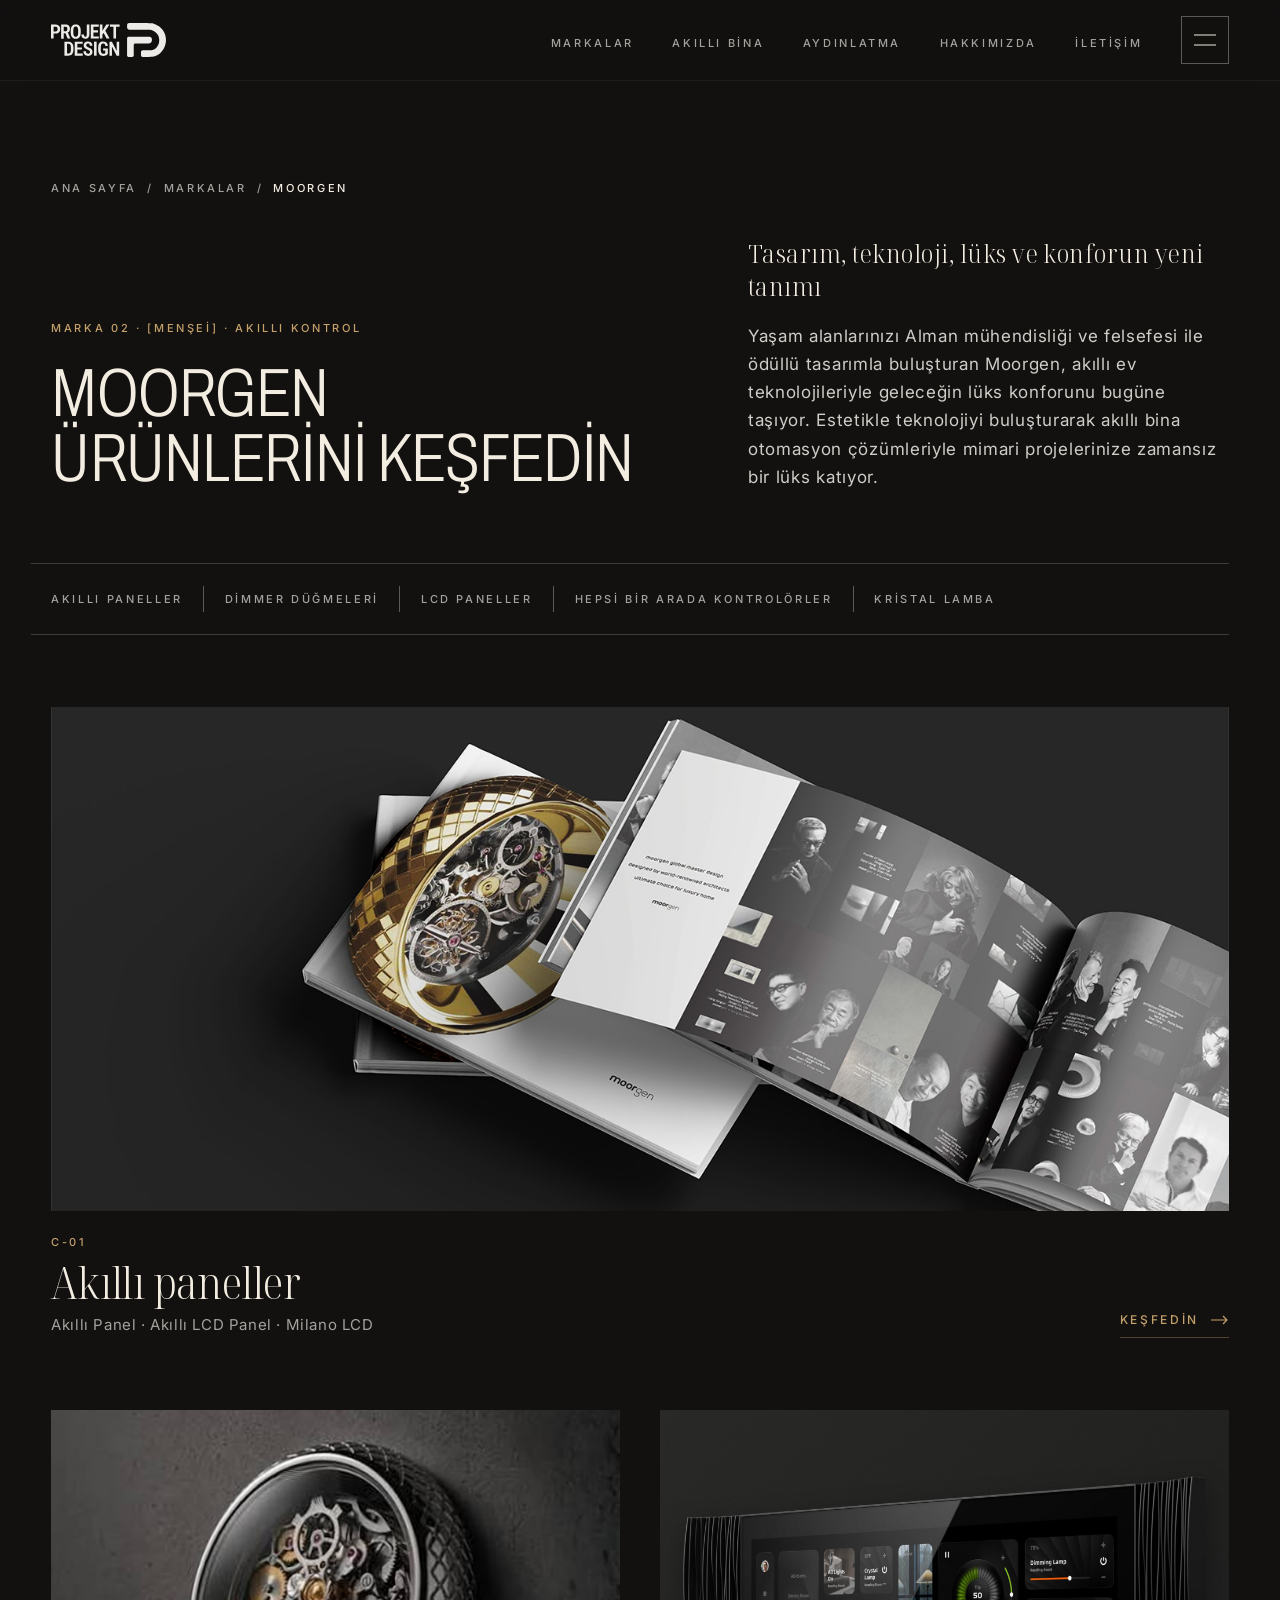
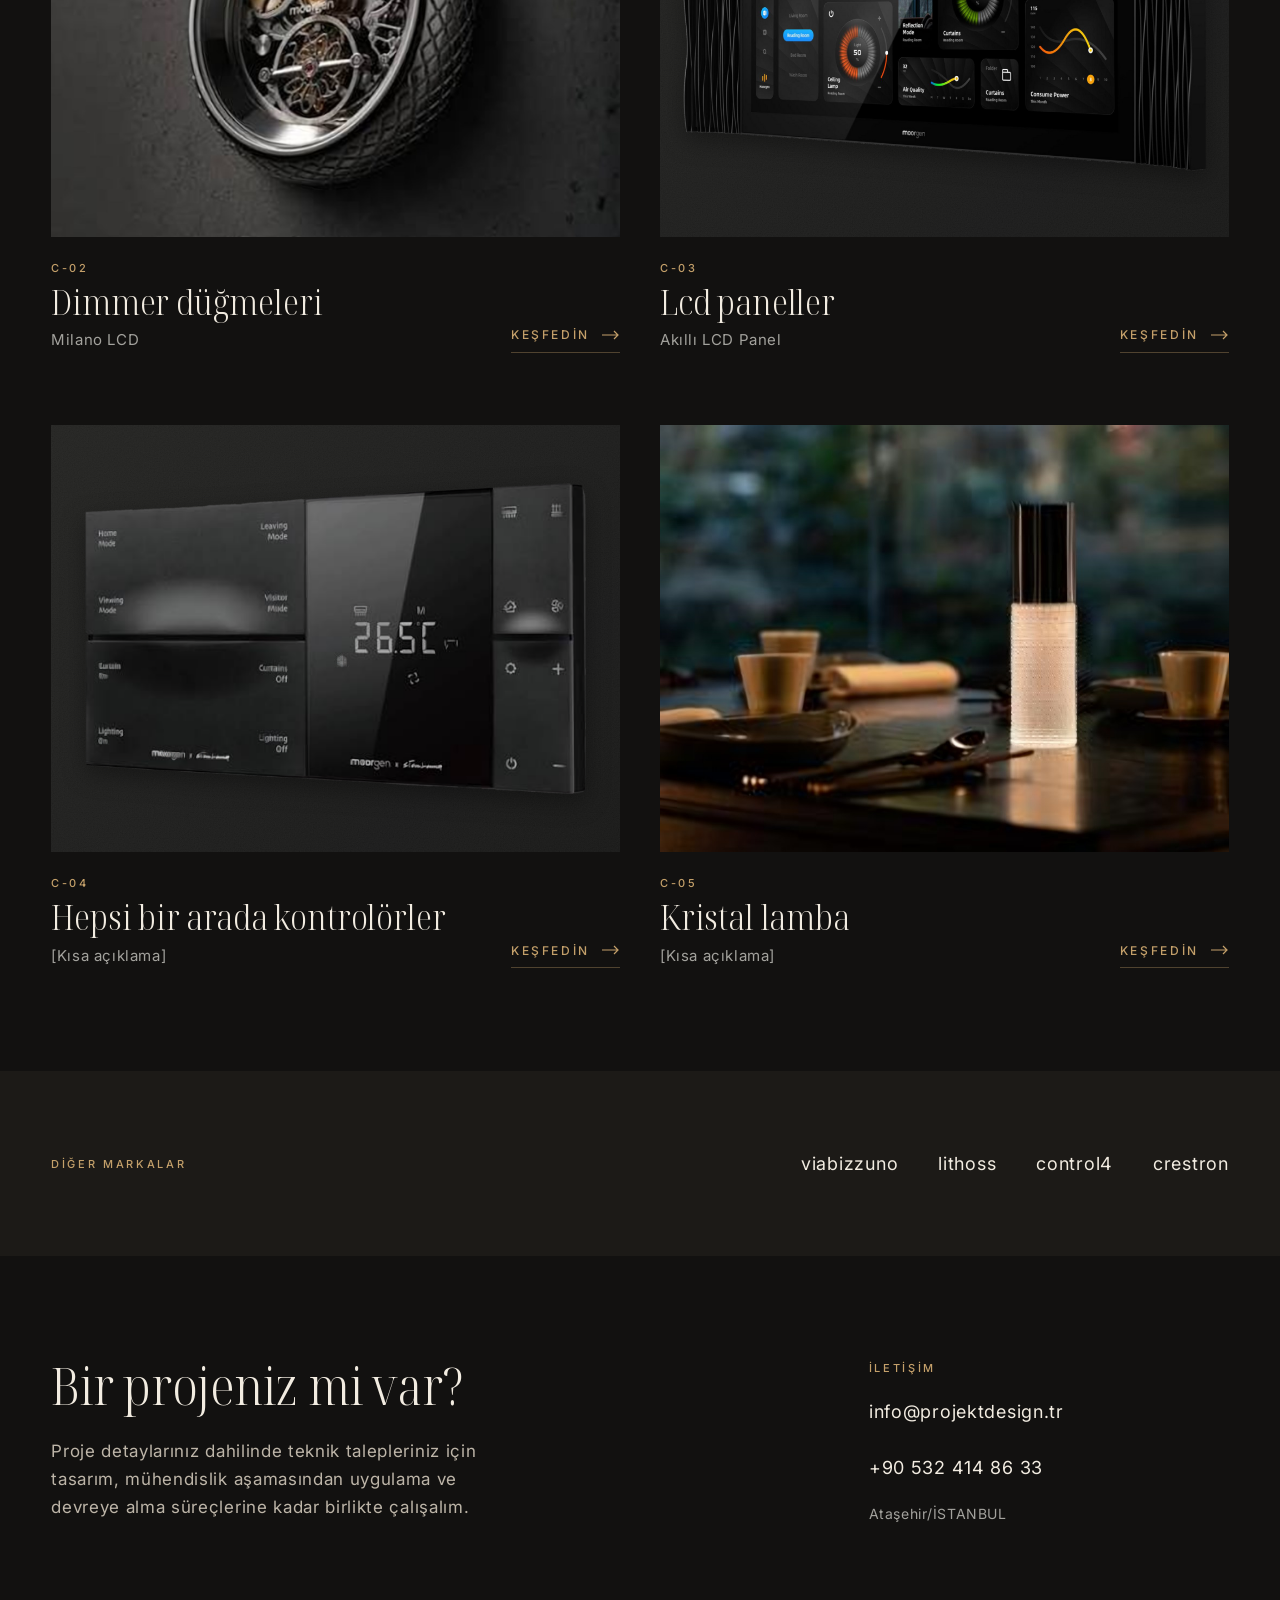
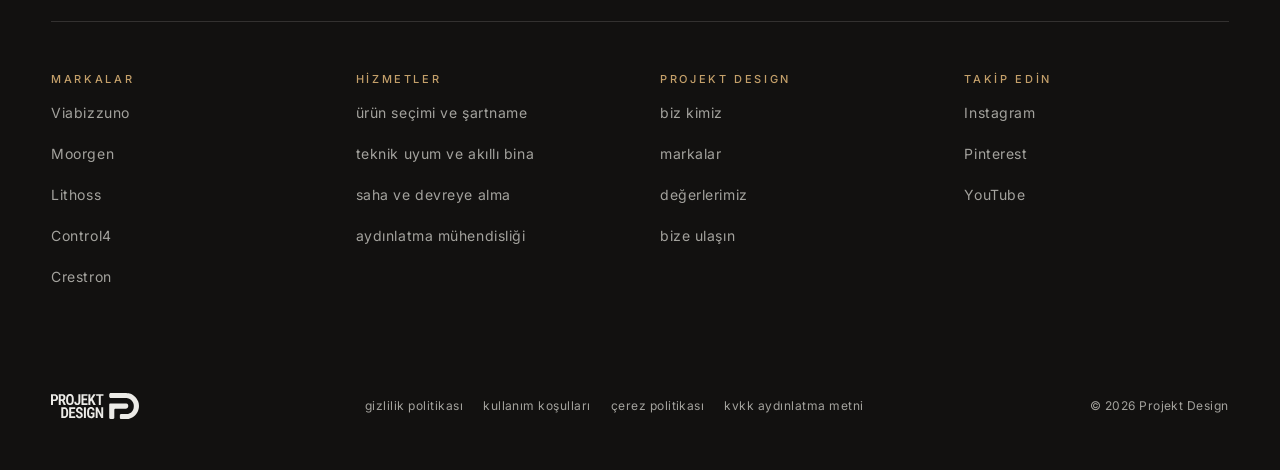
<file: moorgen.html>
<!doctype html>
<html lang="tr">
<head>
<meta charset="utf-8">
<meta name="viewport" content="width=device-width, initial-scale=1">
<title>Projekt Design — Moorgen</title>
<meta name="description" content="Moorgen ürünleri — Projekt Design marka seçkisi.">
<meta name="theme-color" content="#121110">
<link rel="icon" href="assets/logo.svg" type="image/svg+xml">
<link rel="preconnect" href="https://fonts.googleapis.com">
<link rel="stylesheet" href="https://fonts.googleapis.com/css2?family=Noto+Serif+Display:wdth,wght@62.5..100,300..600&amp;family=Inter:wght@300;400;500;600&amp;family=Archivo:wdth,wght@62..125,100..900&amp;display=swap">
<style>
body{margin:0;background:#121110}
a{color:#F2ECE1;text-decoration:none}
a:hover{color:#C4A06A}
.pd-row::-webkit-scrollbar{height:2px}
.pd-row::-webkit-scrollbar-thumb{background:#5F5950}
.pd-card img{transition:transform .9s cubic-bezier(.2,.7,.2,1)}
.pd-card:hover img{transform:scale(1.04)}
.pd-nav a{font-family:'Inter','Helvetica Neue',Helvetica,sans-serif;font-size:11px;font-weight:500;letter-spacing:0.24em;text-transform:uppercase;color:#a3a29d;text-decoration:none;padding:12px 0 6px;background-image:linear-gradient(#B08C5E,#B08C5E);background-size:0% 1px;background-position:0 100%;background-repeat:no-repeat;transition:all .6s cubic-bezier(.16,1,.3,1)}
.pd-nav a:hover,.pd-nav a:focus-visible{color:#F2ECE1;background-size:100% 1px}
.pd-lbl{font-family:'Inter','Helvetica Neue',Helvetica,sans-serif;font-size:11px;font-weight:500;letter-spacing:0.24em;text-transform:uppercase;color:#C4A06A;margin:0}
.pd-link{display:inline-flex;align-items:center;gap:12px;padding:6px 0 8px;text-decoration:none;font-family:'Inter','Helvetica Neue',Helvetica,sans-serif;font-size:12px;font-weight:500;letter-spacing:0.22em;text-transform:uppercase;color:#C4A06A;background-image:linear-gradient(#C4A06A,#C4A06A),linear-gradient(rgba(196,160,106,.35),rgba(196,160,106,.35));background-size:0% 1px,100% 1px;background-position:0 100%,0 100%;background-repeat:no-repeat;transition:all .6s cubic-bezier(.16,1,.3,1)}
.pd-link:hover,.pd-link:focus-visible{color:#F2ECE1;background-size:100% 1px,100% 1px}
.pd-link svg{transition:transform .6s cubic-bezier(.16,1,.3,1)}
.pd-link:hover svg{transform:translateX(6px)}
.pd-cream .pd-link{color:#1f1d1a;background-image:linear-gradient(#1f1d1a,#1f1d1a),linear-gradient(#bdb5a8,#bdb5a8)}
.pd-flink{text-decoration:none;color:#a3a29d;font-size:14px;letter-spacing:0.04em;padding:6px 0;align-self:flex-start;background-image:linear-gradient(#F2ECE1,#F2ECE1);background-size:0% 1px;background-position:0 100%;background-repeat:no-repeat;transition:all .6s cubic-bezier(.16,1,.3,1)}
.pd-flink:hover,.pd-flink:focus-visible{color:#F2ECE1;background-size:100% 1px}
.pd-other:hover,.pd-other:focus-visible{color:#C4A06A!important;background-image:linear-gradient(#C4A06A,#C4A06A)}
.pd-burger{width:48px;height:48px;display:inline-flex;align-items:center;justify-content:center;background:transparent;border:1px solid #5a5a5a;color:#F2ECE1;cursor:pointer;padding:0;transition:all .6s cubic-bezier(.16,1,.3,1)}
.pd-burger:hover,.pd-burger:focus-visible{border-color:#F2ECE1}
.pd-mlink{display:flex;justify-content:space-between;align-items:baseline;gap:24px;padding:16px 0;border-bottom:1px solid #3d3d3d;color:#F2ECE1;text-decoration:none;transition:all .6s cubic-bezier(.16,1,.3,1)}
.pd-mlink:hover,.pd-mlink:focus-visible{padding-left:14px;color:#F2ECE1}
.pd-msub{font-family:'Inter','Helvetica Neue',Helvetica,sans-serif;font-size:13px;letter-spacing:0.04em;color:#a3a29d;text-decoration:none}
.pd-msub:hover{color:#F2ECE1}
@media (max-width: 860px){.pd-nav-top{display:none !important}header .pd-burger{margin-left:auto}}
.pd-chip{font-family:'Inter','Helvetica Neue',Helvetica,sans-serif;font-size:11px;font-weight:500;letter-spacing:0.22em;text-transform:uppercase;color:#F2ECE1;border:1px solid #5a5a5a;padding:12px 18px;display:inline-flex;gap:10px;align-items:baseline}
.rv-host .rv-w{display:inline-block;opacity:0;transform:translateY(.35em)}
.rv-host.rv-in .rv-w{opacity:1;transform:none;transition:opacity .5s ease-out,transform .6s cubic-bezier(.16,1,.3,1);transition-delay:calc(var(--l,0) * 180ms)}
.rv-img{opacity:0;transform:translateY(56px);transition:opacity 1s ease-out,transform 1.2s cubic-bezier(.16,1,.3,1)}
.rv-img.rv-in{opacity:1;transform:none}
@media (prefers-reduced-motion: reduce){.rv-host .rv-w,.rv-img{opacity:1!important;transform:none!important}}
</style>
<link rel="stylesheet" href="assets/site.css">
</head>
<body>
<div style="font-family: 'Inter', 'Helvetica Neue', Helvetica, sans-serif; font-size: 16px; line-height: 1.65; letter-spacing: 0.03em; background: #121110; color: #F2ECE1; width: 100%; overflow: hidden">

  <!-- HEADER -->
  <header style="position: fixed; top: 0; left: 0; right: 0; z-index: 6; display: flex; flex-wrap: nowrap; align-items: center; gap: 24px clamp(24px, 3vw, 48px); padding: 16px clamp(20px, 4vw, 64px); background: rgba(18,17,16,.40); -webkit-backdrop-filter: blur(10px); backdrop-filter: blur(10px); border-bottom: 1px solid rgba(242,236,225,.06)">
    <a href="index.html" aria-label="Projekt Design ana sayfa" style="display: flex; align-items: center">
      <img src="assets/logo.svg" alt="Projekt Design" style="height: 34px; width: auto; display: block">
    </a>
    <nav class="pd-nav pd-nav-top" aria-label="Ana menü" style="margin-left: auto; display: flex; flex-wrap: wrap; align-items: center; gap: 4px clamp(20px, 3vw, 48px)">
      <a href="index.html#markalar">markalar</a>
      <a href="akilli-bina.html">akıllı bina</a>
      <a href="aydinlatma.html">aydınlatma</a>
      <a href="hakkimizda.html">hakkımızda</a>
      <a href="#iletisim">iletişim</a>
    </nav>
    <button type="button" class="pd-burger" aria-label="Menüyü aç" aria-expanded="false" aria-controls="pd-menu">
      <span class="pd-ic-close"><svg aria-hidden="true" width="18" height="18" viewBox="0 0 18 18" fill="none" stroke="currentColor" stroke-width="1.2"><path d="M2 2l14 14M16 2L2 16"/></svg></span>
      <span class="pd-ic-open"><svg aria-hidden="true" width="22" height="12" viewBox="0 0 22 12" fill="none" stroke="currentColor" stroke-width="1.2"><path d="M0 1h22M0 11h22"/></svg></span>
    </button>
  </header>

  
    <div id="pd-menu" hidden role="dialog" aria-label="Menü" style="position: fixed; inset: 0; z-index: 4; background: #121110; overflow-y: auto">
      <div style="max-width: 1440px; margin: 0 auto; padding: 124px clamp(20px, 4vw, 64px) 64px; box-sizing: border-box; display: flex; flex-wrap: wrap; gap: 48px 96px">
        <nav aria-label="Menü bağlantıları" style="flex: 1.4 1 480px; display: flex; flex-direction: column; border-top: 1px solid #3d3d3d">
          <a class="pd-mlink" href="index.html#markalar" style="font-family: 'Noto Serif Display', Garamond, 'Times New Roman', serif; font-stretch: 84%; font-weight: 300; font-size: clamp(34px, 4vw, 56px); line-height: 1.1; letter-spacing: -0.005em">Markalar<span aria-hidden="true" style="font-family: 'Inter', sans-serif; font-size: 16px; color: #a3a29d">→</span></a>
          <a class="pd-mlink" href="akilli-bina.html" style="font-family: 'Noto Serif Display', Garamond, 'Times New Roman', serif; font-stretch: 84%; font-weight: 300; font-size: clamp(34px, 4vw, 56px); line-height: 1.1; letter-spacing: -0.005em">Akıllı bina<span aria-hidden="true" style="font-family: 'Inter', sans-serif; font-size: 16px; color: #a3a29d">→</span></a>
          <a class="pd-mlink" href="aydinlatma.html" style="font-family: 'Noto Serif Display', Garamond, 'Times New Roman', serif; font-stretch: 84%; font-weight: 300; font-size: clamp(34px, 4vw, 56px); line-height: 1.1; letter-spacing: -0.005em">Aydınlatma<span aria-hidden="true" style="font-family: 'Inter', sans-serif; font-size: 16px; color: #a3a29d">→</span></a>
          <a class="pd-mlink" href="hakkimizda.html" style="font-family: 'Noto Serif Display', Garamond, 'Times New Roman', serif; font-stretch: 84%; font-weight: 300; font-size: clamp(34px, 4vw, 56px); line-height: 1.1; letter-spacing: -0.005em">Hakkımızda<span aria-hidden="true" style="font-family: 'Inter', sans-serif; font-size: 16px; color: #a3a29d">→</span></a>
          <a class="pd-mlink" href="#iletisim" style="font-family: 'Noto Serif Display', Garamond, 'Times New Roman', serif; font-stretch: 84%; font-weight: 300; font-size: clamp(34px, 4vw, 56px); line-height: 1.1; letter-spacing: -0.005em">İletişim<span aria-hidden="true" style="font-family: 'Inter', sans-serif; font-size: 16px; color: #a3a29d">→</span></a>
        </nav>
        <div style="flex: 1 1 280px; display: flex; flex-direction: column; gap: 40px; padding-top: 18px">
          <div style="display: flex; flex-direction: column; gap: 12px">
            <p class="pd-lbl">markalar</p>
            <a class="pd-msub" href="viabizzuno.html">Viabizzuno</a>
            <a class="pd-msub" href="moorgen.html" aria-current="page" style="color: #F2ECE1">Moorgen</a>
            <a class="pd-msub" href="lithoss.html">Lithoss</a>
            <a class="pd-msub" href="control4.html">Control4</a>
            <a class="pd-msub" href="crestron.html">Crestron</a>
          </div>
          <div style="display: flex; flex-direction: column; gap: 12px">
            <p class="pd-lbl">iletişim</p>
            <a class="pd-msub" href="mailto:info@projektdesign.tr">info@projektdesign.tr</a>
            <a class="pd-msub" href="tel:+905324148633">+90 532 414 86 33</a>
          </div>
        </div>
      </div>
    </div>

  <!-- HERO -->
  <section style="max-width: 1440px; margin: 0 auto; padding: clamp(140px, 14vw, 200px) clamp(20px, 4vw, 64px) 72px; box-sizing: border-box; display: flex; flex-direction: column; gap: 40px">
    <nav aria-label="Konum" class="pd-lbl" style="display: flex; flex-wrap: wrap; gap: 10px; color: #a3a29d">
      <a href="index.html" style="color: #a3a29d; text-decoration: none">ana sayfa</a><span aria-hidden="true">/</span>
      <a href="index.html#markalar" style="color: #a3a29d; text-decoration: none">markalar</a><span aria-hidden="true">/</span>
      <span aria-current="page" style="color: #F2ECE1">moorgen</span>
    </nav>
    <div style="display: flex; flex-wrap: wrap; gap: 40px 96px; align-items: flex-end">
      <div style="flex: 1 1 520px; display: flex; flex-direction: column; gap: 24px">
        <p class="pd-lbl">marka 02 · [Menşei] · akıllı kontrol</p>
        <h1 style="margin: 0; font-family: 'Archivo', 'Inter', 'Helvetica Neue', Helvetica, sans-serif; font-stretch: 75%; font-weight: 250; font-size: clamp(34px, calc(4.4vw + 12px), 76px); line-height: 0.95; letter-spacing: -0.01em; text-transform: uppercase; color: #F2ECE1">MOORGEN ÜRÜNLERİNİ KEŞFEDİN</h1>
      </div>
      <div style="flex: 1 1 400px; display: flex; flex-direction: column; gap: 20px">
        <p style="margin: 0; font-family: 'Noto Serif Display', Garamond, 'Times New Roman', serif; font-stretch: 84%; font-weight: 300; font-size: 26px; line-height: 1.25">Tasarım, teknoloji, lüks ve konforun yeni tanımı</p>
        <p style="margin: 0; font-size: 17px; line-height: 1.65; letter-spacing: 0.04em; text-wrap: pretty; color: #cfcdc7">Yaşam alanlarınızı Alman mühendisliği ve felsefesi ile ödüllü tasarımla buluşturan Moorgen, akıllı ev teknolojileriyle geleceğin lüks konforunu bugüne taşıyor. Estetikle teknolojiyi buluşturarak akıllı bina otomasyon çözümleriyle mimari projelerinize zamansız bir lüks katıyor.</p>
      </div>
    </div>
  </section>

  <!-- CATEGORY TABS -->
  <nav aria-label="Moorgen kategorileri" class="pd-nav" style="max-width: 1440px; margin: 0 auto; padding: 0 clamp(20px, 4vw, 64px); box-sizing: border-box">
    <div style="display: flex; flex-wrap: wrap; align-items: center; row-gap: 8px; padding: 22px 0; margin-left: calc(-1 * clamp(14px, 1.6vw, 24px)); border-top: 1px solid #3d3d3d; border-bottom: 1px solid #3d3d3d">
        <a href="#akilli-paneller" style="padding: 4px clamp(14px, 1.6vw, 24px); ">akıllı paneller</a>
        <a href="#dimmer-dugmeleri" style="padding: 4px clamp(14px, 1.6vw, 24px); border-left: 1px solid #5a5a5a;">dimmer düğmeleri</a>
        <a href="#lcd-paneller" style="padding: 4px clamp(14px, 1.6vw, 24px); border-left: 1px solid #5a5a5a;">lcd paneller</a>
        <a href="#hepsi-bir-arada-kontrolorler" style="padding: 4px clamp(14px, 1.6vw, 24px); border-left: 1px solid #5a5a5a;">hepsi bir arada kontrolörler</a>
        <a href="#dimmer-kontrolorleri" style="padding: 4px clamp(14px, 1.6vw, 24px); border-left: 1px solid #5a5a5a;">kristal lamba</a>
    </div>
  </nav>

  <!-- CATEGORY GRID -->
  <section style="max-width: 1440px; margin: 0 auto; padding: 72px clamp(20px, 4vw, 64px) clamp(56px, 8vw, 140px); box-sizing: border-box">
    <div style="display: grid; grid-template-columns: repeat(auto-fit, minmax(min(100%, 420px), 1fr)); gap: 72px 40px">
      <a class="pd-card" id="akilli-paneller" href="#" style="grid-column: 1 / -1; display: flex; flex-direction: column; gap: 22px; text-decoration: none; color: #F2ECE1">
        <div style="position: relative; overflow: hidden; aspect-ratio: 21 / 9; background: #1C1A17">
          <img src="assets/img-fb08c877bc.jpg" alt="Koyu zeminde, kapağında altın Moorgen halkası olan açık katalog" style="position: absolute; inset: 0; width: 100%; height: 100%; object-fit: cover; object-position: center 52%">
        </div>
        <div style="display: flex; flex-wrap: wrap; justify-content: space-between; align-items: flex-end; gap: 12px 24px">
          <div style="display: flex; flex-direction: column; gap: 8px">
            <span class="pd-lbl">C-01</span>
            <span style="font-family: 'Noto Serif Display', Garamond, 'Times New Roman', serif; font-stretch: 84%; font-weight: 300; font-size: clamp(34px, 3.4vw, 52px); line-height: 1.05; letter-spacing: -0.005em">Akıllı paneller</span>
            <span style="font-size: 15px; letter-spacing: 0.04em; color: #a3a29d">Akıllı Panel · Akıllı LCD Panel · Milano LCD</span>
          </div>
          <span class="pd-link">keşfedin<svg aria-hidden="true" width="18" height="10" viewBox="0 0 18 10" fill="none" stroke="currentColor" stroke-width="1.2"><path d="M0 5h16M12 1l4 4-4 4"/></svg></span>
        </div>
      </a>
      <a class="pd-card" id="dimmer-dugmeleri" href="#" style="grid-column: auto; display: flex; flex-direction: column; gap: 22px; text-decoration: none; color: #F2ECE1">
        <div style="position: relative; overflow: hidden; aspect-ratio: 4 / 3; background: #1C1A17">
          <img src="assets/img-caccb5835c.jpg" alt="Koyu beton duvarda şeffaf yüzlü, mekanizması görünen Moorgen dimmer düğmesi" style="position: absolute; inset: 0; width: 100%; height: 100%; object-fit: cover">
        </div>
        <div style="display: flex; flex-wrap: wrap; justify-content: space-between; align-items: flex-end; gap: 12px 24px">
          <div style="display: flex; flex-direction: column; gap: 8px">
            <span class="pd-lbl">C-02</span>
            <span style="font-family: 'Noto Serif Display', Garamond, 'Times New Roman', serif; font-stretch: 84%; font-weight: 300; font-size: 34px; line-height: 1.05; letter-spacing: -0.005em">Dimmer düğmeleri</span>
            <span style="font-size: 15px; letter-spacing: 0.04em; color: #a3a29d">Milano LCD</span>
          </div>
          <span class="pd-link">keşfedin<svg aria-hidden="true" width="18" height="10" viewBox="0 0 18 10" fill="none" stroke="currentColor" stroke-width="1.2"><path d="M0 5h16M12 1l4 4-4 4"/></svg></span>
        </div>
      </a>
      <a class="pd-card" id="lcd-paneller" href="#" style="grid-column: auto; display: flex; flex-direction: column; gap: 22px; text-decoration: none; color: #F2ECE1">
        <div style="position: relative; overflow: hidden; aspect-ratio: 4 / 3; background: url('data:image/svg+xml,%3Csvg xmlns=%27http://www.w3.org/2000/svg%27 width=%27260%27 height=%27260%27%3E%3Cfilter id=%27n%27%3E%3CfeTurbulence type=%27fractalNoise%27 baseFrequency=%270.8%27 numOctaves=%273%27 stitchTiles=%27stitch%27/%3E%3CfeColorMatrix values=%270.33 0.33 0.33 0 0 0.33 0.33 0.33 0 0 0.33 0.33 0.33 0 0 0 0 0 0 0.09%27/%3E%3C/filter%3E%3Crect width=%27100%25%27 height=%27100%25%27 filter=%27url(%23n)%27/%3E%3C/svg%3E'), linear-gradient(135deg, #1A1A18 0%, #141413 50%, #0E0E0D 100%)">
          <img src="assets/img-7697951808.png" alt="Moorgen Touch 3.1 Italy Series dokunmatik LCD panel, dalgalı siyah çerçeveli" style="position: absolute; inset: 0; width: 100%; height: 100%; object-fit: contain; padding: 4%; box-sizing: border-box; filter: drop-shadow(0 8px 12px rgba(0,0,0,.35))">
        </div>
        <div style="display: flex; flex-wrap: wrap; justify-content: space-between; align-items: flex-end; gap: 12px 24px">
          <div style="display: flex; flex-direction: column; gap: 8px">
            <span class="pd-lbl">C-03</span>
            <span style="font-family: 'Noto Serif Display', Garamond, 'Times New Roman', serif; font-stretch: 84%; font-weight: 300; font-size: 34px; line-height: 1.05; letter-spacing: -0.005em">Lcd paneller</span>
            <span style="font-size: 15px; letter-spacing: 0.04em; color: #a3a29d">Akıllı LCD Panel</span>
          </div>
          <span class="pd-link">keşfedin<svg aria-hidden="true" width="18" height="10" viewBox="0 0 18 10" fill="none" stroke="currentColor" stroke-width="1.2"><path d="M0 5h16M12 1l4 4-4 4"/></svg></span>
        </div>
      </a>
      <a class="pd-card" id="hepsi-bir-arada-kontrolorler" href="#" style="grid-column: auto; display: flex; flex-direction: column; gap: 22px; text-decoration: none; color: #F2ECE1">
        <div style="position: relative; overflow: hidden; aspect-ratio: 4 / 3; background: url('data:image/svg+xml,%3Csvg xmlns=%27http://www.w3.org/2000/svg%27 width=%27260%27 height=%27260%27%3E%3Cfilter id=%27n%27%3E%3CfeTurbulence type=%27fractalNoise%27 baseFrequency=%270.8%27 numOctaves=%273%27 stitchTiles=%27stitch%27/%3E%3CfeColorMatrix values=%270.33 0.33 0.33 0 0 0.33 0.33 0.33 0 0 0.33 0.33 0.33 0 0 0 0 0 0 0.09%27/%3E%3C/filter%3E%3Crect width=%27100%25%27 height=%27100%25%27 filter=%27url(%23n)%27/%3E%3C/svg%3E'), linear-gradient(135deg, #1A1A18 0%, #141413 50%, #0E0E0D 100%)">
          <img src="assets/img-319b0d0315.png" alt="Moorgen hepsi bir arada kontrol paneli: senaryo tuşları, termostat ekranı ve iklim kontrolleri" style="position: absolute; inset: 0; width: 100%; height: 100%; object-fit: contain; padding: 6%; box-sizing: border-box; filter: drop-shadow(0 8px 12px rgba(0,0,0,.35))">
        </div>
        <div style="display: flex; flex-wrap: wrap; justify-content: space-between; align-items: flex-end; gap: 12px 24px">
          <div style="display: flex; flex-direction: column; gap: 8px">
            <span class="pd-lbl">C-04</span>
            <span style="font-family: 'Noto Serif Display', Garamond, 'Times New Roman', serif; font-stretch: 84%; font-weight: 300; font-size: 34px; line-height: 1.05; letter-spacing: -0.005em">Hepsi bir arada kontrolörler</span>
            <span style="font-size: 15px; letter-spacing: 0.04em; color: #a3a29d">[Kısa açıklama]</span>
          </div>
          <span class="pd-link">keşfedin<svg aria-hidden="true" width="18" height="10" viewBox="0 0 18 10" fill="none" stroke="currentColor" stroke-width="1.2"><path d="M0 5h16M12 1l4 4-4 4"/></svg></span>
        </div>
      </a>
      <a class="pd-card" id="dimmer-kontrolorleri" href="#" style="grid-column: auto; display: flex; flex-direction: column; gap: 22px; text-decoration: none; color: #F2ECE1">
        <div style="position: relative; overflow: hidden; aspect-ratio: 4 / 3; background: #1C1A17">
          <img src="assets/img-50d33aef95.jpg" alt="Moorgen kristal dokulu şarjlı masa lambası, akşam ışığında restoran masasında" style="position: absolute; inset: 0; width: 100%; height: 100%; object-fit: cover">
        </div>
        <div style="display: flex; flex-wrap: wrap; justify-content: space-between; align-items: flex-end; gap: 12px 24px">
          <div style="display: flex; flex-direction: column; gap: 8px">
            <span class="pd-lbl">C-05</span>
            <span style="font-family: 'Noto Serif Display', Garamond, 'Times New Roman', serif; font-stretch: 84%; font-weight: 300; font-size: 34px; line-height: 1.05; letter-spacing: -0.005em">Kristal lamba</span>
            <span style="font-size: 15px; letter-spacing: 0.04em; color: #a3a29d">[Kısa açıklama]</span>
          </div>
          <span class="pd-link">keşfedin<svg aria-hidden="true" width="18" height="10" viewBox="0 0 18 10" fill="none" stroke="currentColor" stroke-width="1.2"><path d="M0 5h16M12 1l4 4-4 4"/></svg></span>
        </div>
      </a>
    </div>
  </section>

  <!-- OTHER BRANDS -->
  <section style="background: #1C1A17">
    <div style="max-width: 1440px; margin: 0 auto; padding: 72px clamp(20px, 4vw, 64px); box-sizing: border-box; display: flex; flex-wrap: wrap; justify-content: space-between; align-items: center; gap: 24px 48px">
      <p class="pd-lbl">diğer markalar</p>
      <div style="display: flex; flex-wrap: wrap; gap: 8px 40px">
        <a class="pd-flink pd-other" href="viabizzuno.html" style="font-size: 18px; color: #F2ECE1">viabizzuno</a>
        <a class="pd-flink pd-other" href="lithoss.html" style="font-size: 18px; color: #F2ECE1">lithoss</a>
        <a class="pd-flink pd-other" href="control4.html" style="font-size: 18px; color: #F2ECE1">control4</a>
        <a class="pd-flink pd-other" href="crestron.html" style="font-size: 18px; color: #F2ECE1">crestron</a>
      </div>
    </div>
  </section>

  <!-- CONTACT + FOOTER -->
  <footer id="iletisim" style="max-width: 1440px; margin: 0 auto; padding: clamp(56px, 8vw, 140px) clamp(20px, 4vw, 64px) 48px; box-sizing: border-box; display: flex; flex-direction: column; gap: 96px">
    <div style="display: flex; flex-wrap: wrap; justify-content: space-between; gap: 48px">
      <div style="flex: 1 1 420px; display: flex; flex-direction: column; gap: 24px">
        <h2 style="margin: 0; font-family: 'Noto Serif Display', Garamond, 'Times New Roman', serif; font-stretch: 84%; font-weight: 300; font-size: clamp(36px, 4vw, 60px); line-height: 1.05; letter-spacing: -0.005em">Bir projeniz mi var?</h2>
        <p style="margin: 0; max-width: 460px; font-size: 17px; line-height: 1.65; letter-spacing: 0.04em; text-wrap: pretty; color: #BDB5A8">Proje detaylarınız dahilinde teknik talepleriniz için tasarım, mühendislik aşamasından uygulama ve devreye alma süreçlerine kadar birlikte çalışalım.</p>
      </div>
      <div style="flex: 0 1 360px; display: flex; flex-direction: column; gap: 14px">
        <p class="pd-lbl">iletişim</p>
        <a class="pd-flink" href="mailto:info@projektdesign.tr" style="font-size: 18px; color: #F2ECE1">info@projektdesign.tr</a>
        <a class="pd-flink" href="tel:+905324148633" style="font-size: 18px; color: #F2ECE1">+90 532 414 86 33</a>
        <span style="font-size: 14px; letter-spacing: 0.04em; color: #a3a29d">Ataşehir/İSTANBUL</span>
      </div>
    </div>

    <div style="display: grid; grid-template-columns: repeat(auto-fit, minmax(180px, 1fr)); gap: 40px; padding-top: 48px; border-top: 1px solid rgba(242,236,225,.15)">
      <div style="display: flex; flex-direction: column; gap: 6px">
        <p class="pd-lbl">markalar</p>
        <a class="pd-flink" href="viabizzuno.html">Viabizzuno</a><a class="pd-flink" href="moorgen.html">Moorgen</a><a class="pd-flink" href="lithoss.html">Lithoss</a><a class="pd-flink" href="control4.html">Control4</a><a class="pd-flink" href="crestron.html">Crestron</a>
      </div>
      <div style="display: flex; flex-direction: column; gap: 6px">
        <p class="pd-lbl">hizmetler</p>
        <a class="pd-flink" href="#">ürün seçimi ve şartname</a><a class="pd-flink" href="#">teknik uyum ve akıllı bina</a><a class="pd-flink" href="index.html#hizmetler">saha ve devreye alma</a><a class="pd-flink" href="#">aydınlatma mühendisliği</a>
      </div>
      <div style="display: flex; flex-direction: column; gap: 6px">
        <p class="pd-lbl">PROJEKT DESIGN</p>
        <a class="pd-flink" href="hakkimizda.html">biz kimiz</a><a class="pd-flink" href="index.html#markalar">markalar</a><a class="pd-flink" href="index.html#degerlerimiz">değerlerimiz</a><a class="pd-flink" href="#iletisim">bize ulaşın</a>
      </div>
      <div style="display: flex; flex-direction: column; gap: 6px">
        <p class="pd-lbl">takip edin</p>
        <a class="pd-flink" href="#">Instagram</a><a class="pd-flink" href="#">Pinterest</a><a class="pd-flink" href="#">YouTube</a>
      </div>
    </div>

    <div style="display: flex; flex-wrap: wrap; justify-content: space-between; align-items: center; gap: 24px; font-size: 12px; letter-spacing: 0.04em; color: #a3a29d">
      <img src="assets/logo.svg" alt="Projekt Design" style="height: 26px; width: auto">
      <span style="display: flex; flex-wrap: wrap; gap: 20px">
        <a class="pd-flink" href="#" style="font-size: 12px">gizlilik politikası</a>
        <a class="pd-flink" href="#" style="font-size: 12px">kullanım koşulları</a>
        <a class="pd-flink" href="#" style="font-size: 12px">çerez politikası</a>
        <a class="pd-flink" href="#" style="font-size: 12px">kvkk aydınlatma metni</a>
      </span>
      <span>© 2026 Projekt Design</span>
    </div>
  </footer>
</div>
<script src="assets/site.js" defer></script>
<script src="assets/pd-effects.js" defer></script>
</body>
</html>
</file>
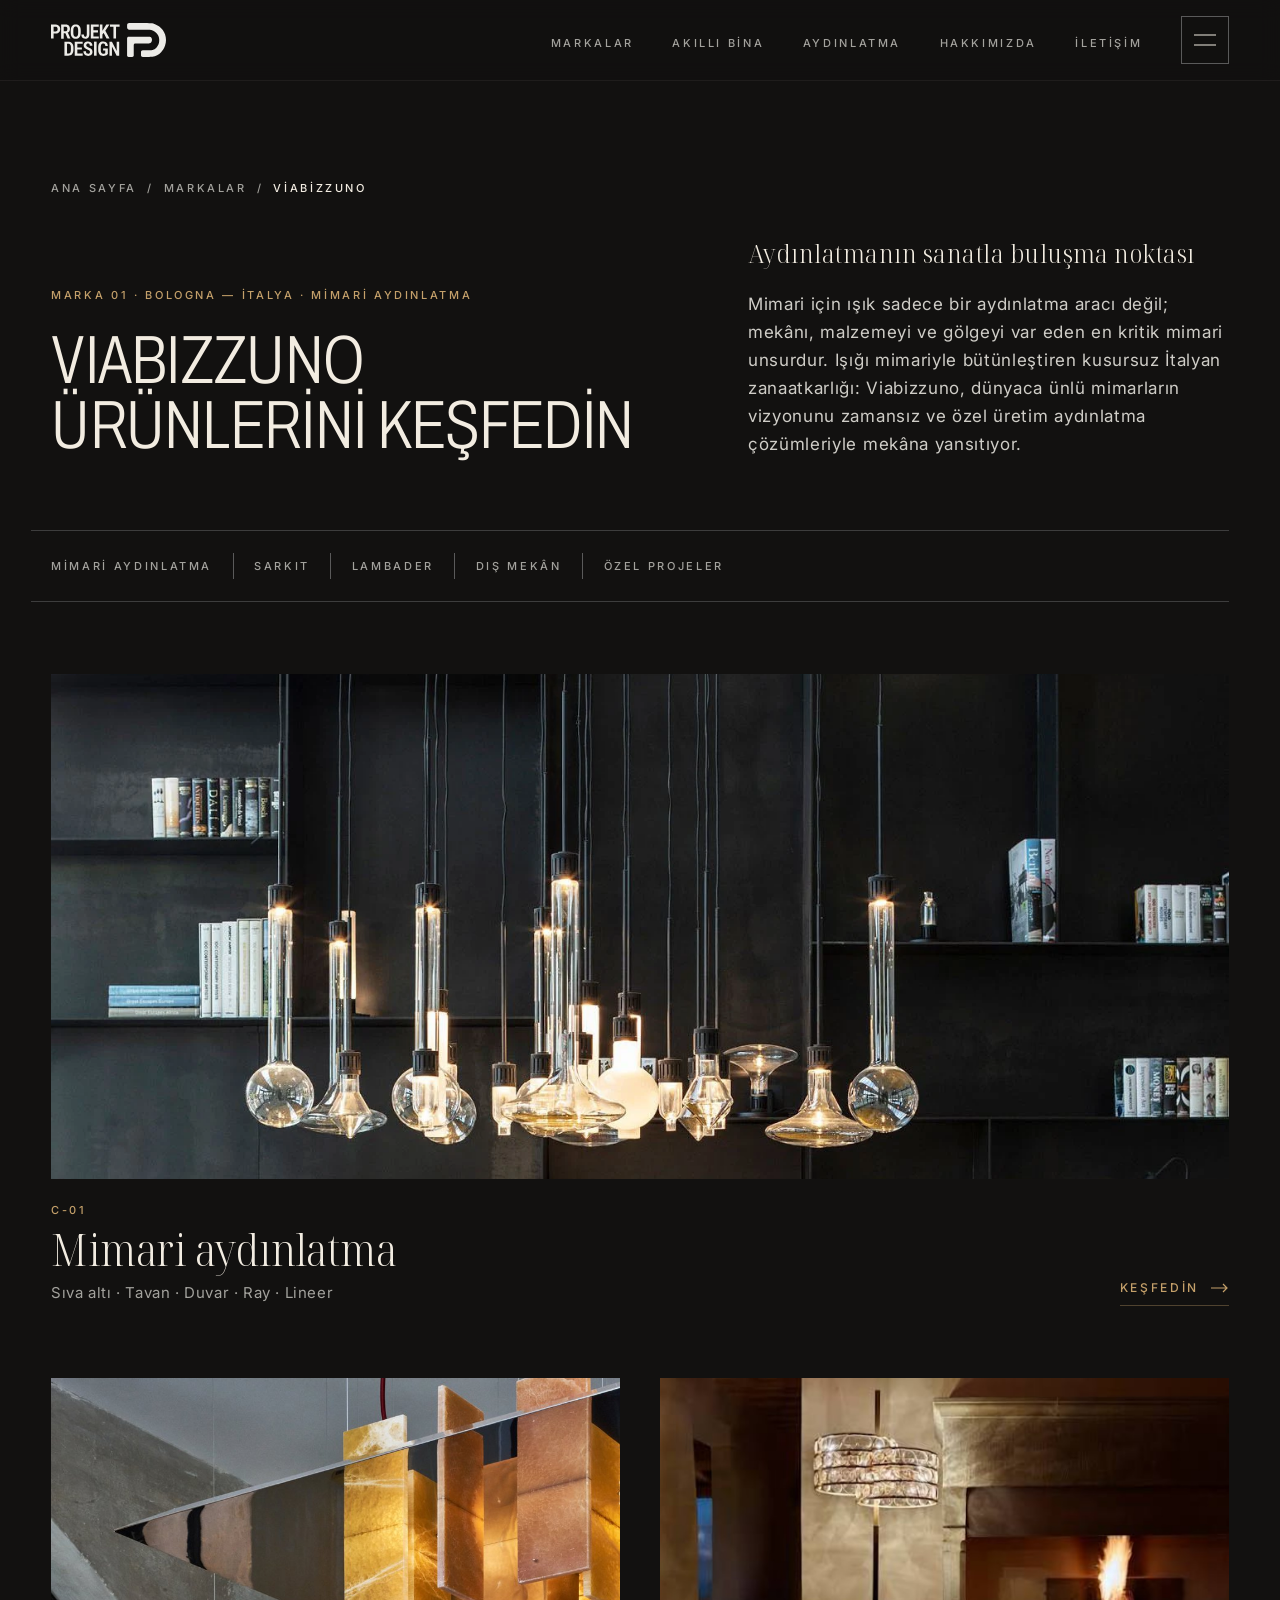
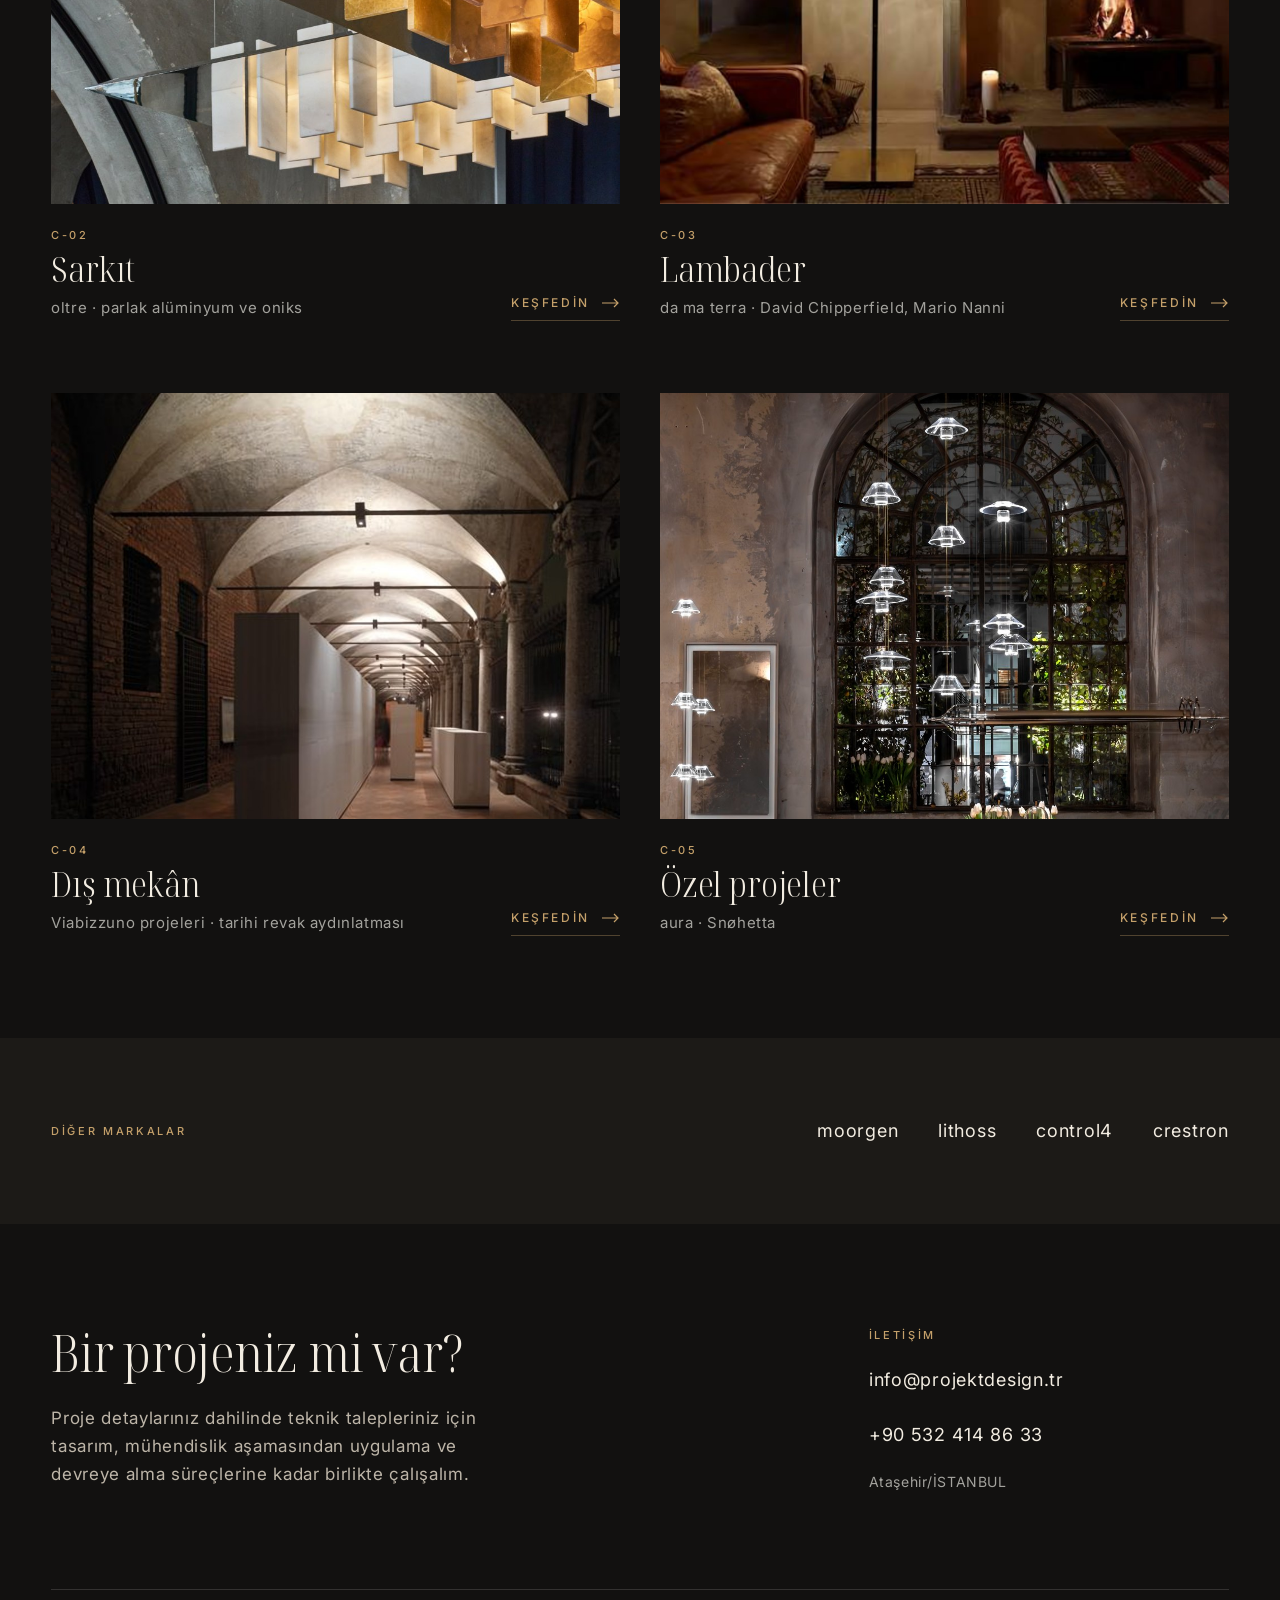
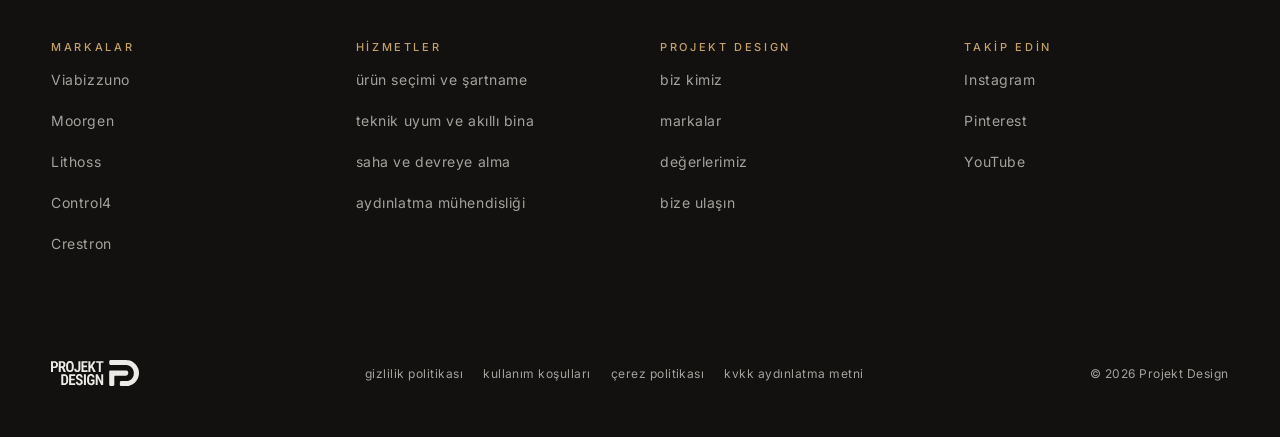
<file: viabizzuno.html>
<!doctype html>
<html lang="tr">
<head>
<meta charset="utf-8">
<meta name="viewport" content="width=device-width, initial-scale=1">
<title>Projekt Design — Viabizzuno</title>
<meta name="description" content="Viabizzuno ürünleri — Projekt Design marka seçkisi.">
<meta name="theme-color" content="#121110">
<link rel="icon" href="assets/logo.svg" type="image/svg+xml">
<link rel="preconnect" href="https://fonts.googleapis.com">
<link rel="stylesheet" href="https://fonts.googleapis.com/css2?family=Noto+Serif+Display:wdth,wght@62.5..100,300..600&amp;family=Inter:wght@300;400;500;600&amp;family=Archivo:wdth,wght@62..125,100..900&amp;display=swap">
<style>
body{margin:0;background:#121110}
a{color:#F2ECE1;text-decoration:none}
a:hover{color:#C4A06A}
.pd-row::-webkit-scrollbar{height:2px}
.pd-row::-webkit-scrollbar-thumb{background:#5F5950}
.pd-card img{transition:transform .9s cubic-bezier(.2,.7,.2,1)}
.pd-card:hover img{transform:scale(1.04)}
.pd-nav a{font-family:'Inter','Helvetica Neue',Helvetica,sans-serif;font-size:11px;font-weight:500;letter-spacing:0.24em;text-transform:uppercase;color:#a3a29d;text-decoration:none;padding:12px 0 6px;background-image:linear-gradient(#B08C5E,#B08C5E);background-size:0% 1px;background-position:0 100%;background-repeat:no-repeat;transition:all .6s cubic-bezier(.16,1,.3,1)}
.pd-nav a:hover,.pd-nav a:focus-visible{color:#F2ECE1;background-size:100% 1px}
.pd-lbl{font-family:'Inter','Helvetica Neue',Helvetica,sans-serif;font-size:11px;font-weight:500;letter-spacing:0.24em;text-transform:uppercase;color:#C4A06A;margin:0}
.pd-link{display:inline-flex;align-items:center;gap:12px;padding:6px 0 8px;text-decoration:none;font-family:'Inter','Helvetica Neue',Helvetica,sans-serif;font-size:12px;font-weight:500;letter-spacing:0.22em;text-transform:uppercase;color:#C4A06A;background-image:linear-gradient(#C4A06A,#C4A06A),linear-gradient(rgba(196,160,106,.35),rgba(196,160,106,.35));background-size:0% 1px,100% 1px;background-position:0 100%,0 100%;background-repeat:no-repeat;transition:all .6s cubic-bezier(.16,1,.3,1)}
.pd-link:hover,.pd-link:focus-visible{color:#F2ECE1;background-size:100% 1px,100% 1px}
.pd-link svg{transition:transform .6s cubic-bezier(.16,1,.3,1)}
.pd-link:hover svg{transform:translateX(6px)}
.pd-cream .pd-link{color:#1f1d1a;background-image:linear-gradient(#1f1d1a,#1f1d1a),linear-gradient(#bdb5a8,#bdb5a8)}
.pd-flink{text-decoration:none;color:#a3a29d;font-size:14px;letter-spacing:0.04em;padding:6px 0;align-self:flex-start;background-image:linear-gradient(#F2ECE1,#F2ECE1);background-size:0% 1px;background-position:0 100%;background-repeat:no-repeat;transition:all .6s cubic-bezier(.16,1,.3,1)}
.pd-flink:hover,.pd-flink:focus-visible{color:#F2ECE1;background-size:100% 1px}
.pd-other:hover,.pd-other:focus-visible{color:#C4A06A!important;background-image:linear-gradient(#C4A06A,#C4A06A)}
.pd-burger{width:48px;height:48px;display:inline-flex;align-items:center;justify-content:center;background:transparent;border:1px solid #5a5a5a;color:#F2ECE1;cursor:pointer;padding:0;transition:all .6s cubic-bezier(.16,1,.3,1)}
.pd-burger:hover,.pd-burger:focus-visible{border-color:#F2ECE1}
.pd-mlink{display:flex;justify-content:space-between;align-items:baseline;gap:24px;padding:16px 0;border-bottom:1px solid #3d3d3d;color:#F2ECE1;text-decoration:none;transition:all .6s cubic-bezier(.16,1,.3,1)}
.pd-mlink:hover,.pd-mlink:focus-visible{padding-left:14px;color:#F2ECE1}
.pd-msub{font-family:'Inter','Helvetica Neue',Helvetica,sans-serif;font-size:13px;letter-spacing:0.04em;color:#a3a29d;text-decoration:none}
.pd-msub:hover{color:#F2ECE1}
@media (max-width: 860px){.pd-nav-top{display:none !important}header .pd-burger{margin-left:auto}}
.pd-chip{font-family:'Inter','Helvetica Neue',Helvetica,sans-serif;font-size:11px;font-weight:500;letter-spacing:0.22em;text-transform:uppercase;color:#F2ECE1;border:1px solid #5a5a5a;padding:12px 18px;display:inline-flex;gap:10px;align-items:baseline}
.rv-host .rv-w{display:inline-block;opacity:0;transform:translateY(.35em)}
.rv-host.rv-in .rv-w{opacity:1;transform:none;transition:opacity .5s ease-out,transform .6s cubic-bezier(.16,1,.3,1);transition-delay:calc(var(--l,0) * 180ms)}
.rv-img{opacity:0;transform:translateY(56px);transition:opacity 1s ease-out,transform 1.2s cubic-bezier(.16,1,.3,1)}
.rv-img.rv-in{opacity:1;transform:none}
@media (prefers-reduced-motion: reduce){.rv-host .rv-w,.rv-img{opacity:1!important;transform:none!important}}
</style>
<link rel="stylesheet" href="assets/site.css">
</head>
<body>
<div style="font-family: 'Inter', 'Helvetica Neue', Helvetica, sans-serif; font-size: 16px; line-height: 1.65; letter-spacing: 0.03em; background: #121110; color: #F2ECE1; width: 100%; overflow: hidden">

  <!-- HEADER -->
  <header style="position: fixed; top: 0; left: 0; right: 0; z-index: 6; display: flex; flex-wrap: nowrap; align-items: center; gap: 24px clamp(24px, 3vw, 48px); padding: 16px clamp(20px, 4vw, 64px); background: rgba(18,17,16,.40); -webkit-backdrop-filter: blur(10px); backdrop-filter: blur(10px); border-bottom: 1px solid rgba(242,236,225,.06)">
    <a href="index.html" aria-label="Projekt Design ana sayfa" style="display: flex; align-items: center">
      <img src="assets/logo.svg" alt="Projekt Design" style="height: 34px; width: auto; display: block">
    </a>
    <nav class="pd-nav pd-nav-top" aria-label="Ana menü" style="margin-left: auto; display: flex; flex-wrap: wrap; align-items: center; gap: 4px clamp(20px, 3vw, 48px)">
      <a href="index.html#markalar">markalar</a>
      <a href="akilli-bina.html">akıllı bina</a>
      <a href="aydinlatma.html">aydınlatma</a>
      <a href="hakkimizda.html">hakkımızda</a>
      <a href="#iletisim">iletişim</a>
    </nav>
    <button type="button" class="pd-burger" aria-label="Menüyü aç" aria-expanded="false" aria-controls="pd-menu">
      <span class="pd-ic-close"><svg aria-hidden="true" width="18" height="18" viewBox="0 0 18 18" fill="none" stroke="currentColor" stroke-width="1.2"><path d="M2 2l14 14M16 2L2 16"/></svg></span>
      <span class="pd-ic-open"><svg aria-hidden="true" width="22" height="12" viewBox="0 0 22 12" fill="none" stroke="currentColor" stroke-width="1.2"><path d="M0 1h22M0 11h22"/></svg></span>
    </button>
  </header>

  
    <div id="pd-menu" hidden role="dialog" aria-label="Menü" style="position: fixed; inset: 0; z-index: 4; background: #121110; overflow-y: auto">
      <div style="max-width: 1440px; margin: 0 auto; padding: 124px clamp(20px, 4vw, 64px) 64px; box-sizing: border-box; display: flex; flex-wrap: wrap; gap: 48px 96px">
        <nav aria-label="Menü bağlantıları" style="flex: 1.4 1 480px; display: flex; flex-direction: column; border-top: 1px solid #3d3d3d">
          <a class="pd-mlink" href="index.html#markalar" style="font-family: 'Noto Serif Display', Garamond, 'Times New Roman', serif; font-stretch: 84%; font-weight: 300; font-size: clamp(34px, 4vw, 56px); line-height: 1.1; letter-spacing: -0.005em">Markalar<span aria-hidden="true" style="font-family: 'Inter', sans-serif; font-size: 16px; color: #a3a29d">→</span></a>
          <a class="pd-mlink" href="akilli-bina.html" style="font-family: 'Noto Serif Display', Garamond, 'Times New Roman', serif; font-stretch: 84%; font-weight: 300; font-size: clamp(34px, 4vw, 56px); line-height: 1.1; letter-spacing: -0.005em">Akıllı bina<span aria-hidden="true" style="font-family: 'Inter', sans-serif; font-size: 16px; color: #a3a29d">→</span></a>
          <a class="pd-mlink" href="aydinlatma.html" style="font-family: 'Noto Serif Display', Garamond, 'Times New Roman', serif; font-stretch: 84%; font-weight: 300; font-size: clamp(34px, 4vw, 56px); line-height: 1.1; letter-spacing: -0.005em">Aydınlatma<span aria-hidden="true" style="font-family: 'Inter', sans-serif; font-size: 16px; color: #a3a29d">→</span></a>
          <a class="pd-mlink" href="hakkimizda.html" style="font-family: 'Noto Serif Display', Garamond, 'Times New Roman', serif; font-stretch: 84%; font-weight: 300; font-size: clamp(34px, 4vw, 56px); line-height: 1.1; letter-spacing: -0.005em">Hakkımızda<span aria-hidden="true" style="font-family: 'Inter', sans-serif; font-size: 16px; color: #a3a29d">→</span></a>
          <a class="pd-mlink" href="#iletisim" style="font-family: 'Noto Serif Display', Garamond, 'Times New Roman', serif; font-stretch: 84%; font-weight: 300; font-size: clamp(34px, 4vw, 56px); line-height: 1.1; letter-spacing: -0.005em">İletişim<span aria-hidden="true" style="font-family: 'Inter', sans-serif; font-size: 16px; color: #a3a29d">→</span></a>
        </nav>
        <div style="flex: 1 1 280px; display: flex; flex-direction: column; gap: 40px; padding-top: 18px">
          <div style="display: flex; flex-direction: column; gap: 12px">
            <p class="pd-lbl">markalar</p>
            <a class="pd-msub" href="viabizzuno.html" aria-current="page" style="color: #F2ECE1">Viabizzuno</a>
            <a class="pd-msub" href="moorgen.html">Moorgen</a>
            <a class="pd-msub" href="lithoss.html">Lithoss</a>
            <a class="pd-msub" href="control4.html">Control4</a>
            <a class="pd-msub" href="crestron.html">Crestron</a>
          </div>
          <div style="display: flex; flex-direction: column; gap: 12px">
            <p class="pd-lbl">iletişim</p>
            <a class="pd-msub" href="mailto:info@projektdesign.tr">info@projektdesign.tr</a>
            <a class="pd-msub" href="tel:+905324148633">+90 532 414 86 33</a>
          </div>
        </div>
      </div>
    </div>

  <!-- HERO -->
  <section style="max-width: 1440px; margin: 0 auto; padding: clamp(140px, 14vw, 200px) clamp(20px, 4vw, 64px) 72px; box-sizing: border-box; display: flex; flex-direction: column; gap: 40px">
    <nav aria-label="Konum" class="pd-lbl" style="display: flex; flex-wrap: wrap; gap: 10px; color: #a3a29d">
      <a href="index.html" style="color: #a3a29d; text-decoration: none">ana sayfa</a><span aria-hidden="true">/</span>
      <a href="index.html#markalar" style="color: #a3a29d; text-decoration: none">markalar</a><span aria-hidden="true">/</span>
      <span aria-current="page" style="color: #F2ECE1">viabizzuno</span>
    </nav>
    <div style="display: flex; flex-wrap: wrap; gap: 40px 96px; align-items: flex-end">
      <div style="flex: 1 1 520px; display: flex; flex-direction: column; gap: 24px">
        <p class="pd-lbl">marka 01 · Bologna — İtalya · mimari aydınlatma</p>
        <h1 style="margin: 0; font-family: 'Archivo', 'Inter', 'Helvetica Neue', Helvetica, sans-serif; font-stretch: 75%; font-weight: 250; font-size: clamp(34px, calc(4.4vw + 12px), 76px); line-height: 0.95; letter-spacing: -0.01em; text-transform: uppercase; color: #F2ECE1">VIABIZZUNO ÜRÜNLERİNİ KEŞFEDİN</h1>
      </div>
      <div style="flex: 1 1 400px; display: flex; flex-direction: column; gap: 20px">
        <p style="margin: 0; font-family: 'Noto Serif Display', Garamond, 'Times New Roman', serif; font-stretch: 84%; font-weight: 300; font-size: 26px; line-height: 1.25">Aydınlatmanın sanatla buluşma noktası</p>
        <p style="margin: 0; font-size: 17px; line-height: 1.65; letter-spacing: 0.04em; text-wrap: pretty; color: #cfcdc7">Mimari için ışık sadece bir aydınlatma aracı değil; mekânı, malzemeyi ve gölgeyi var eden en kritik mimari unsurdur. Işığı mimariyle bütünleştiren kusursuz İtalyan zanaatkarlığı: Viabizzuno, dünyaca ünlü mimarların vizyonunu zamansız ve özel üretim aydınlatma çözümleriyle mekâna yansıtıyor.</p>
      </div>
    </div>
  </section>

  <!-- CATEGORY TABS -->
  <nav aria-label="Viabizzuno kategorileri" class="pd-nav" style="max-width: 1440px; margin: 0 auto; padding: 0 clamp(20px, 4vw, 64px); box-sizing: border-box">
    <div style="display: flex; flex-wrap: wrap; align-items: center; row-gap: 8px; padding: 22px 0; margin-left: calc(-1 * clamp(14px, 1.6vw, 24px)); border-top: 1px solid #3d3d3d; border-bottom: 1px solid #3d3d3d">
        <a href="#mimari-aydinlatma" style="padding: 4px clamp(14px, 1.6vw, 24px); ">mimari aydınlatma</a>
        <a href="#sarkit" style="padding: 4px clamp(14px, 1.6vw, 24px); border-left: 1px solid #5a5a5a;">sarkıt</a>
        <a href="#lambader-ve-masa" style="padding: 4px clamp(14px, 1.6vw, 24px); border-left: 1px solid #5a5a5a;">lambader</a>
        <a href="#dis-mekan" style="padding: 4px clamp(14px, 1.6vw, 24px); border-left: 1px solid #5a5a5a;">dış mekân</a>
        <a href="#ozel-projeler" style="padding: 4px clamp(14px, 1.6vw, 24px); border-left: 1px solid #5a5a5a;">özel projeler</a>
    </div>
  </nav>

  <!-- CATEGORY GRID -->
  <section style="max-width: 1440px; margin: 0 auto; padding: 72px clamp(20px, 4vw, 64px) clamp(56px, 8vw, 140px); box-sizing: border-box">
    <div style="display: grid; grid-template-columns: repeat(auto-fit, minmax(min(100%, 420px), 1fr)); gap: 72px 40px">
      <a class="pd-card" id="mimari-aydinlatma" href="#" style="grid-column: 1 / -1; display: flex; flex-direction: column; gap: 22px; text-decoration: none; color: #F2ECE1">
        <div style="position: relative; overflow: hidden; aspect-ratio: 21 / 9; background: #1C1A17">
          <img src="assets/img-bfb890eefb.webp" alt="Viabizzuno cam sarkıt armatürler, koyu raf duvarı önünde" style="position: absolute; inset: 0; width: 100%; height: 100%; object-fit: cover">
        </div>
        <div style="display: flex; flex-wrap: wrap; justify-content: space-between; align-items: flex-end; gap: 12px 24px">
          <div style="display: flex; flex-direction: column; gap: 8px">
            <span class="pd-lbl">C-01</span>
            <span style="font-family: 'Noto Serif Display', Garamond, 'Times New Roman', serif; font-stretch: 84%; font-weight: 300; font-size: clamp(34px, 3.4vw, 52px); line-height: 1.05; letter-spacing: -0.005em">Mimari aydınlatma</span>
            <span style="font-size: 15px; letter-spacing: 0.04em; color: #a3a29d">Sıva altı · Tavan · Duvar · Ray · Lineer</span>
          </div>
          <span class="pd-link">keşfedin<svg aria-hidden="true" width="18" height="10" viewBox="0 0 18 10" fill="none" stroke="currentColor" stroke-width="1.2"><path d="M0 5h16M12 1l4 4-4 4"/></svg></span>
        </div>
      </a>
      <a class="pd-card" id="sarkit" href="#" style="grid-column: auto; display: flex; flex-direction: column; gap: 22px; text-decoration: none; color: #F2ECE1">
        <div style="position: relative; overflow: hidden; aspect-ratio: 4 / 3; background: #1C1A17">
          <img src="assets/img-312853155d.jpg" alt="Viabizzuno ayna yüzeyli sarkıt, kehribar ve beyaz su mermeri plakalarla" style="position: absolute; inset: 0; width: 100%; height: 100%; object-fit: cover; object-position: center 38%">
        </div>
        <div style="display: flex; flex-wrap: wrap; justify-content: space-between; align-items: flex-end; gap: 12px 24px">
          <div style="display: flex; flex-direction: column; gap: 8px">
            <span class="pd-lbl">C-02</span>
            <span style="font-family: 'Noto Serif Display', Garamond, 'Times New Roman', serif; font-stretch: 84%; font-weight: 300; font-size: 34px; line-height: 1.05; letter-spacing: -0.005em">Sarkıt</span>
            <span style="font-size: 15px; letter-spacing: 0.04em; color: #a3a29d">oltre · parlak alüminyum ve oniks</span>
          </div>
          <span class="pd-link">keşfedin<svg aria-hidden="true" width="18" height="10" viewBox="0 0 18 10" fill="none" stroke="currentColor" stroke-width="1.2"><path d="M0 5h16M12 1l4 4-4 4"/></svg></span>
        </div>
      </a>
      <a class="pd-card" id="lambader-ve-masa" href="#" style="grid-column: auto; display: flex; flex-direction: column; gap: 22px; text-decoration: none; color: #F2ECE1">
        <div style="position: relative; overflow: hidden; aspect-ratio: 4 / 3; background: #1C1A17">
          <img src="assets/img-6d6be94f9b.jpg" alt="Viabizzuno kristal halkalı lambader, şömineli oturma alanında" style="position: absolute; inset: 0; width: 100%; height: 100%; object-fit: cover; object-position: 45% center">
        </div>
        <div style="display: flex; flex-wrap: wrap; justify-content: space-between; align-items: flex-end; gap: 12px 24px">
          <div style="display: flex; flex-direction: column; gap: 8px">
            <span class="pd-lbl">C-03</span>
            <span style="font-family: 'Noto Serif Display', Garamond, 'Times New Roman', serif; font-stretch: 84%; font-weight: 300; font-size: 34px; line-height: 1.05; letter-spacing: -0.005em">Lambader</span>
            <span style="font-size: 15px; letter-spacing: 0.04em; color: #a3a29d">da ma terra · David Chipperfield, Mario Nanni</span>
          </div>
          <span class="pd-link">keşfedin<svg aria-hidden="true" width="18" height="10" viewBox="0 0 18 10" fill="none" stroke="currentColor" stroke-width="1.2"><path d="M0 5h16M12 1l4 4-4 4"/></svg></span>
        </div>
      </a>
      <a class="pd-card" id="dis-mekan" href="#" style="grid-column: auto; display: flex; flex-direction: column; gap: 22px; text-decoration: none; color: #F2ECE1">
        <div style="position: relative; overflow: hidden; aspect-ratio: 4 / 3; background: #1C1A17">
          <img src="assets/img-2fb7f54bc6.jpg" alt="Viabizzuno ile aydınlatılmış tonozlu tarihi revak, tuğla duvar ve sütunlar" style="position: absolute; inset: 0; width: 100%; height: 100%; object-fit: cover; object-position: center 45%">
        </div>
        <div style="display: flex; flex-wrap: wrap; justify-content: space-between; align-items: flex-end; gap: 12px 24px">
          <div style="display: flex; flex-direction: column; gap: 8px">
            <span class="pd-lbl">C-04</span>
            <span style="font-family: 'Noto Serif Display', Garamond, 'Times New Roman', serif; font-stretch: 84%; font-weight: 300; font-size: 34px; line-height: 1.05; letter-spacing: -0.005em">Dış mekân</span>
            <span style="font-size: 15px; letter-spacing: 0.04em; color: #a3a29d">Viabizzuno projeleri · tarihi revak aydınlatması</span>
          </div>
          <span class="pd-link">keşfedin<svg aria-hidden="true" width="18" height="10" viewBox="0 0 18 10" fill="none" stroke="currentColor" stroke-width="1.2"><path d="M0 5h16M12 1l4 4-4 4"/></svg></span>
        </div>
      </a>
      <a class="pd-card" id="ozel-projeler" href="#" style="grid-column: auto; display: flex; flex-direction: column; gap: 22px; text-decoration: none; color: #F2ECE1">
        <div style="position: relative; overflow: hidden; aspect-ratio: 4 / 3; background: #1C1A17">
          <img src="assets/img-fd0f94412a.jpg" alt="Kemerli pencere önünde farklı yüksekliklerde asılı cam Viabizzuno sarkıtlar" style="position: absolute; inset: 0; width: 100%; height: 100%; object-fit: cover; object-position: center 22%">
        </div>
        <div style="display: flex; flex-wrap: wrap; justify-content: space-between; align-items: flex-end; gap: 12px 24px">
          <div style="display: flex; flex-direction: column; gap: 8px">
            <span class="pd-lbl">C-05</span>
            <span style="font-family: 'Noto Serif Display', Garamond, 'Times New Roman', serif; font-stretch: 84%; font-weight: 300; font-size: 34px; line-height: 1.05; letter-spacing: -0.005em">Özel projeler</span>
            <span style="font-size: 15px; letter-spacing: 0.04em; color: #a3a29d">aura · Snøhetta</span>
          </div>
          <span class="pd-link">keşfedin<svg aria-hidden="true" width="18" height="10" viewBox="0 0 18 10" fill="none" stroke="currentColor" stroke-width="1.2"><path d="M0 5h16M12 1l4 4-4 4"/></svg></span>
        </div>
      </a>
    </div>
  </section>

  <!-- OTHER BRANDS -->
  <section style="background: #1C1A17">
    <div style="max-width: 1440px; margin: 0 auto; padding: 72px clamp(20px, 4vw, 64px); box-sizing: border-box; display: flex; flex-wrap: wrap; justify-content: space-between; align-items: center; gap: 24px 48px">
      <p class="pd-lbl">diğer markalar</p>
      <div style="display: flex; flex-wrap: wrap; gap: 8px 40px">
        <a class="pd-flink pd-other" href="moorgen.html" style="font-size: 18px; color: #F2ECE1">moorgen</a>
        <a class="pd-flink pd-other" href="lithoss.html" style="font-size: 18px; color: #F2ECE1">lithoss</a>
        <a class="pd-flink pd-other" href="control4.html" style="font-size: 18px; color: #F2ECE1">control4</a>
        <a class="pd-flink pd-other" href="crestron.html" style="font-size: 18px; color: #F2ECE1">crestron</a>
      </div>
    </div>
  </section>

  <!-- CONTACT + FOOTER -->
  <footer id="iletisim" style="max-width: 1440px; margin: 0 auto; padding: clamp(56px, 8vw, 140px) clamp(20px, 4vw, 64px) 48px; box-sizing: border-box; display: flex; flex-direction: column; gap: 96px">
    <div style="display: flex; flex-wrap: wrap; justify-content: space-between; gap: 48px">
      <div style="flex: 1 1 420px; display: flex; flex-direction: column; gap: 24px">
        <h2 style="margin: 0; font-family: 'Noto Serif Display', Garamond, 'Times New Roman', serif; font-stretch: 84%; font-weight: 300; font-size: clamp(36px, 4vw, 60px); line-height: 1.05; letter-spacing: -0.005em">Bir projeniz mi var?</h2>
        <p style="margin: 0; max-width: 460px; font-size: 17px; line-height: 1.65; letter-spacing: 0.04em; text-wrap: pretty; color: #BDB5A8">Proje detaylarınız dahilinde teknik talepleriniz için tasarım, mühendislik aşamasından uygulama ve devreye alma süreçlerine kadar birlikte çalışalım.</p>
      </div>
      <div style="flex: 0 1 360px; display: flex; flex-direction: column; gap: 14px">
        <p class="pd-lbl">iletişim</p>
        <a class="pd-flink" href="mailto:info@projektdesign.tr" style="font-size: 18px; color: #F2ECE1">info@projektdesign.tr</a>
        <a class="pd-flink" href="tel:+905324148633" style="font-size: 18px; color: #F2ECE1">+90 532 414 86 33</a>
        <span style="font-size: 14px; letter-spacing: 0.04em; color: #a3a29d">Ataşehir/İSTANBUL</span>
      </div>
    </div>

    <div style="display: grid; grid-template-columns: repeat(auto-fit, minmax(180px, 1fr)); gap: 40px; padding-top: 48px; border-top: 1px solid rgba(242,236,225,.15)">
      <div style="display: flex; flex-direction: column; gap: 6px">
        <p class="pd-lbl">markalar</p>
        <a class="pd-flink" href="viabizzuno.html">Viabizzuno</a><a class="pd-flink" href="moorgen.html">Moorgen</a><a class="pd-flink" href="lithoss.html">Lithoss</a><a class="pd-flink" href="control4.html">Control4</a><a class="pd-flink" href="crestron.html">Crestron</a>
      </div>
      <div style="display: flex; flex-direction: column; gap: 6px">
        <p class="pd-lbl">hizmetler</p>
        <a class="pd-flink" href="#">ürün seçimi ve şartname</a><a class="pd-flink" href="#">teknik uyum ve akıllı bina</a><a class="pd-flink" href="index.html#hizmetler">saha ve devreye alma</a><a class="pd-flink" href="#">aydınlatma mühendisliği</a>
      </div>
      <div style="display: flex; flex-direction: column; gap: 6px">
        <p class="pd-lbl">PROJEKT DESIGN</p>
        <a class="pd-flink" href="hakkimizda.html">biz kimiz</a><a class="pd-flink" href="index.html#markalar">markalar</a><a class="pd-flink" href="index.html#degerlerimiz">değerlerimiz</a><a class="pd-flink" href="#iletisim">bize ulaşın</a>
      </div>
      <div style="display: flex; flex-direction: column; gap: 6px">
        <p class="pd-lbl">takip edin</p>
        <a class="pd-flink" href="#">Instagram</a><a class="pd-flink" href="#">Pinterest</a><a class="pd-flink" href="#">YouTube</a>
      </div>
    </div>

    <div style="display: flex; flex-wrap: wrap; justify-content: space-between; align-items: center; gap: 24px; font-size: 12px; letter-spacing: 0.04em; color: #a3a29d">
      <img src="assets/logo.svg" alt="Projekt Design" style="height: 26px; width: auto">
      <span style="display: flex; flex-wrap: wrap; gap: 20px">
        <a class="pd-flink" href="#" style="font-size: 12px">gizlilik politikası</a>
        <a class="pd-flink" href="#" style="font-size: 12px">kullanım koşulları</a>
        <a class="pd-flink" href="#" style="font-size: 12px">çerez politikası</a>
        <a class="pd-flink" href="#" style="font-size: 12px">kvkk aydınlatma metni</a>
      </span>
      <span>© 2026 Projekt Design</span>
    </div>
  </footer>
</div>
<script src="assets/site.js" defer></script>
<script src="assets/pd-effects.js" defer></script>
</body>
</html>
</file>
<file: assets/site.css>
html{scroll-behavior:smooth}
*,*::before,*::after{box-sizing:border-box}
img{max-width:100%}
.pd-burger .pd-ic-close{display:none}
.pd-burger[aria-expanded="true"] .pd-ic-close{display:inline-flex}
.pd-burger[aria-expanded="true"] .pd-ic-open{display:none}
.pd-burger span{display:inline-flex}
#pd-menu[hidden]{display:none}
body.pd-menu-open{overflow:hidden}
@media (prefers-reduced-motion: reduce){html{scroll-behavior:auto}*{transition-duration:.01ms!important}}
</file>
